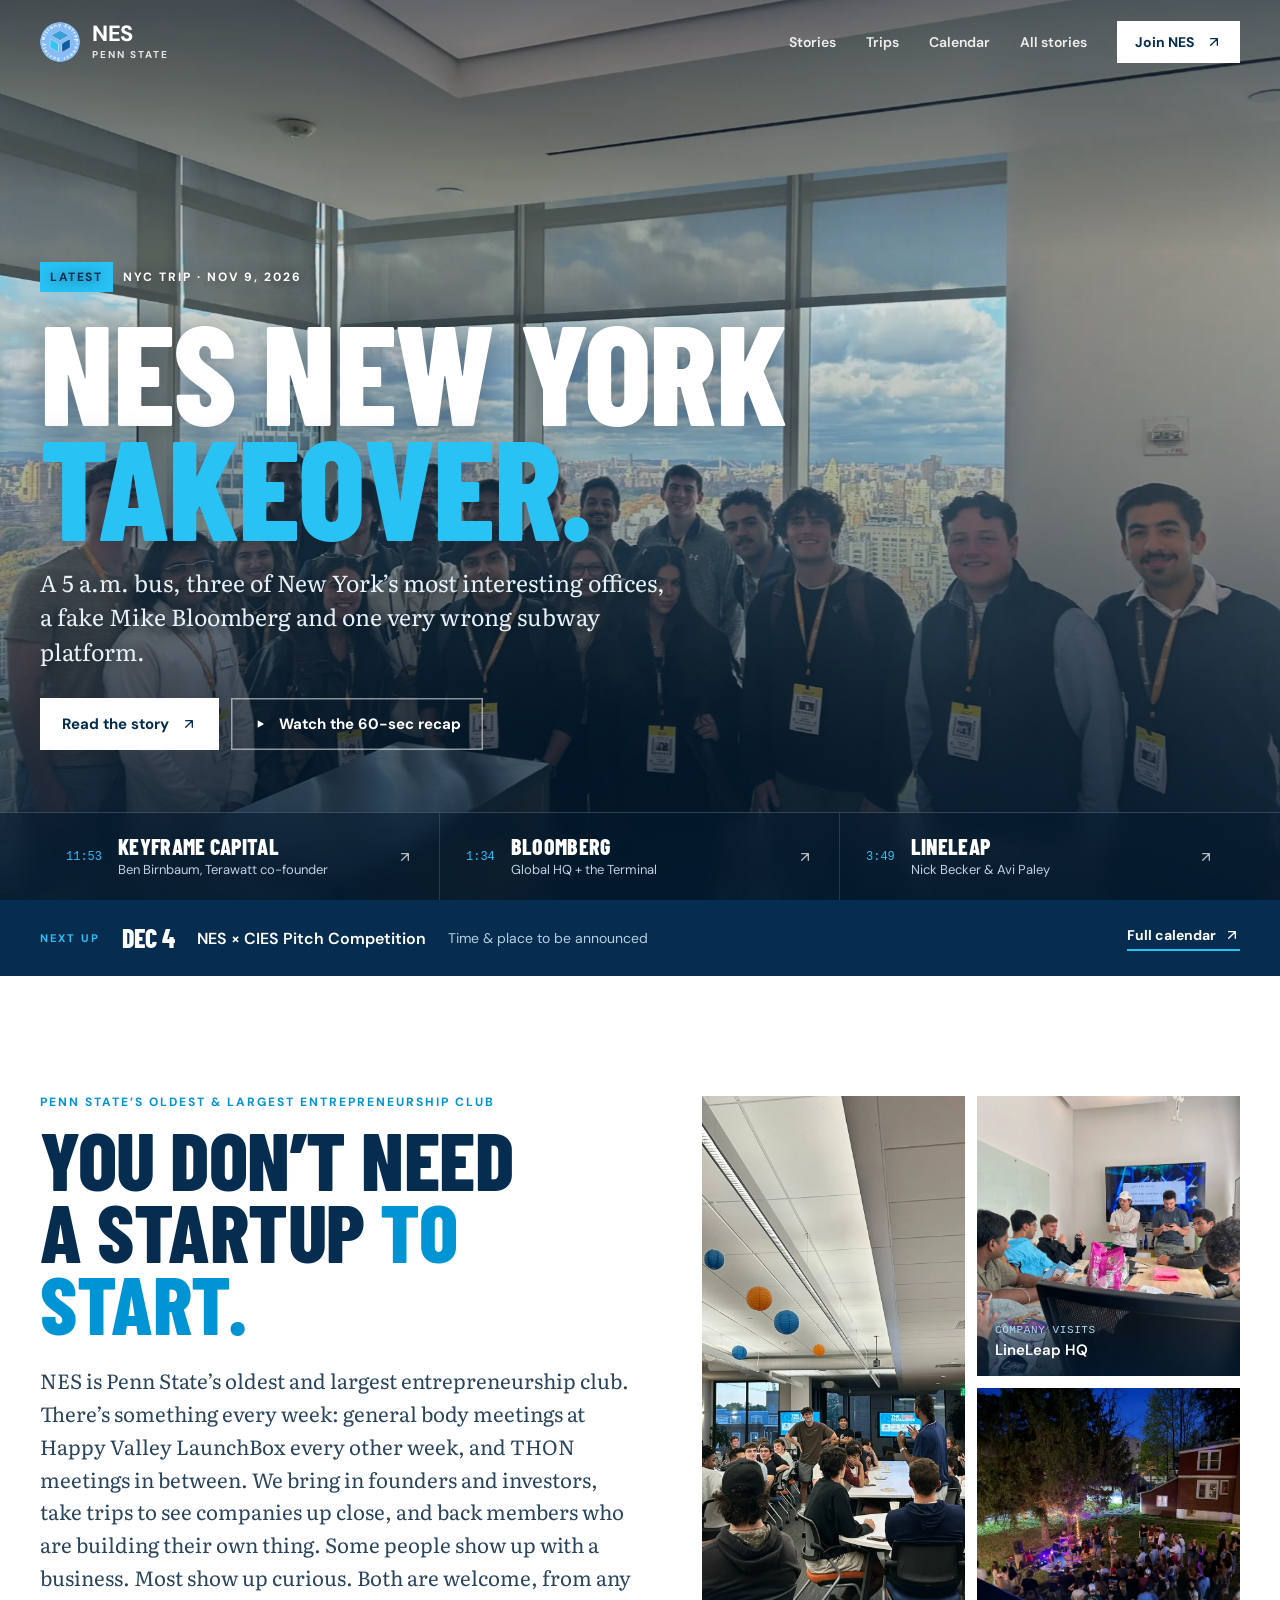
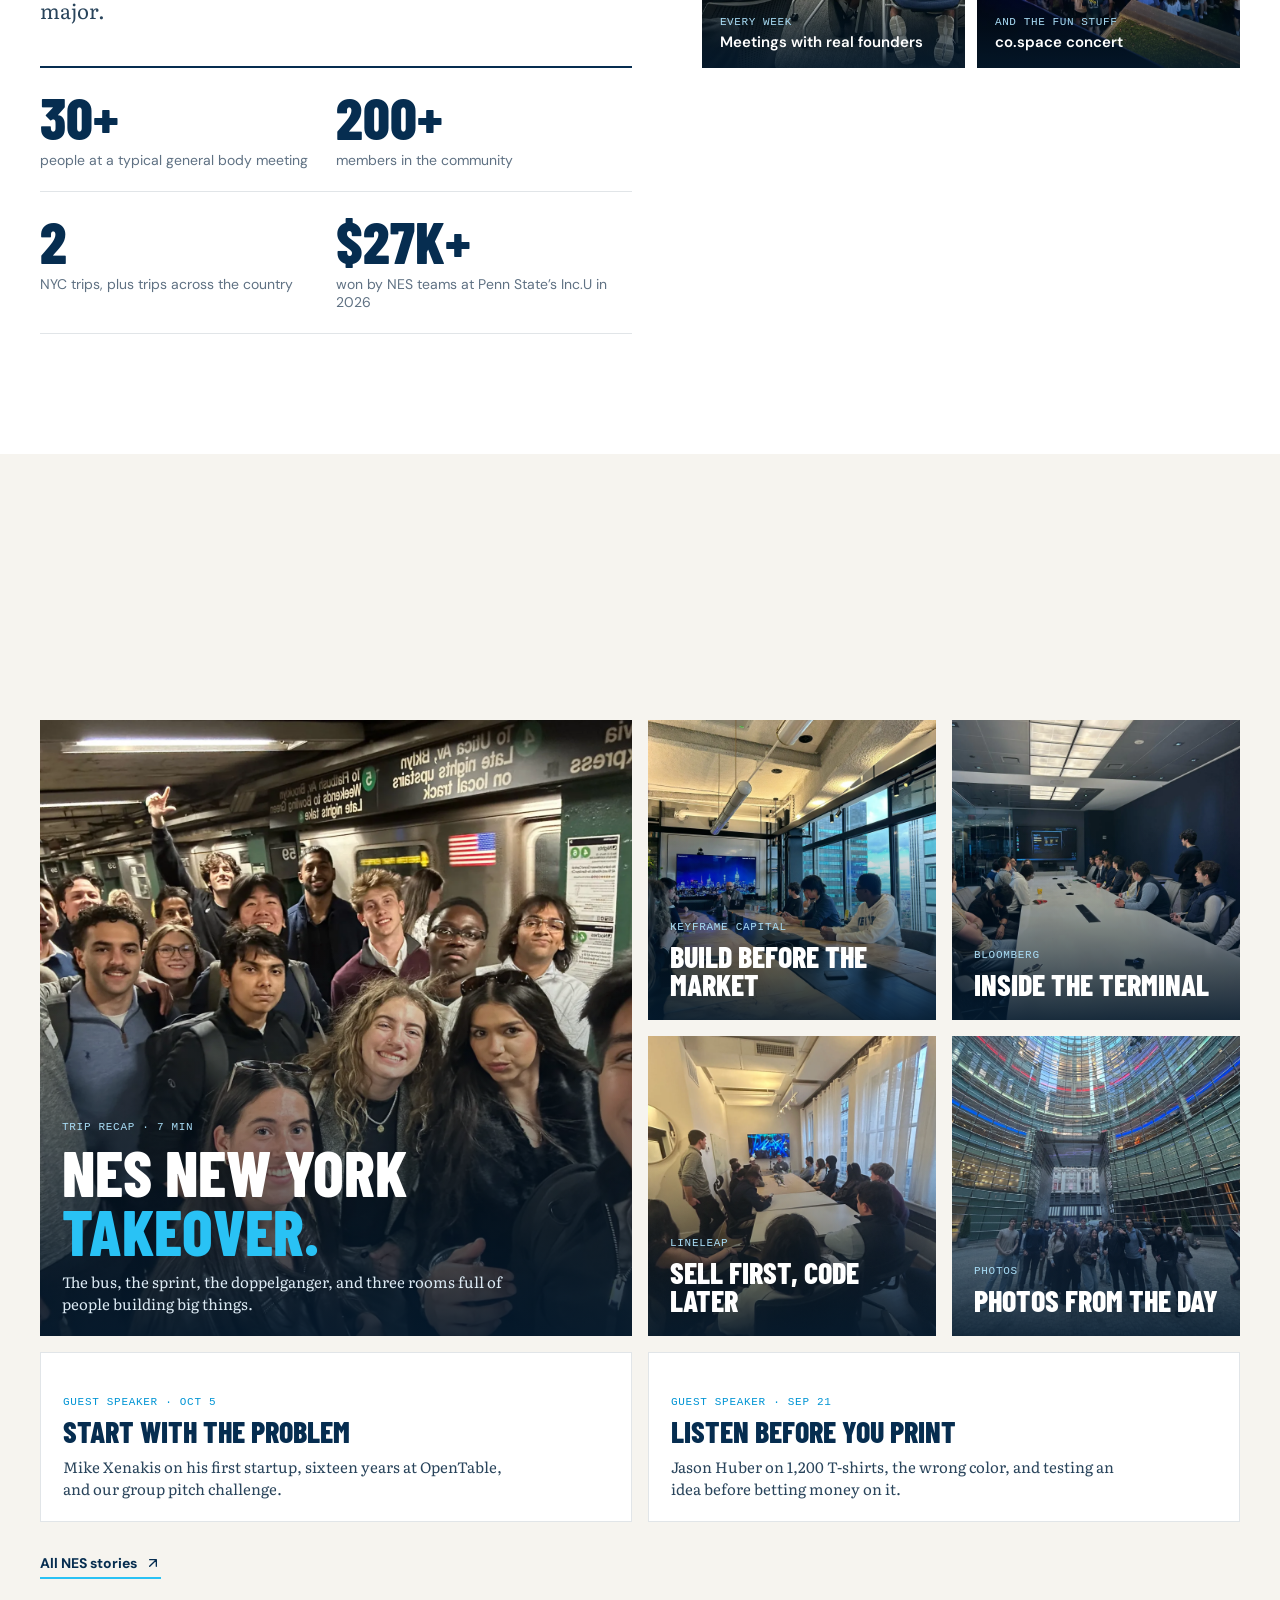
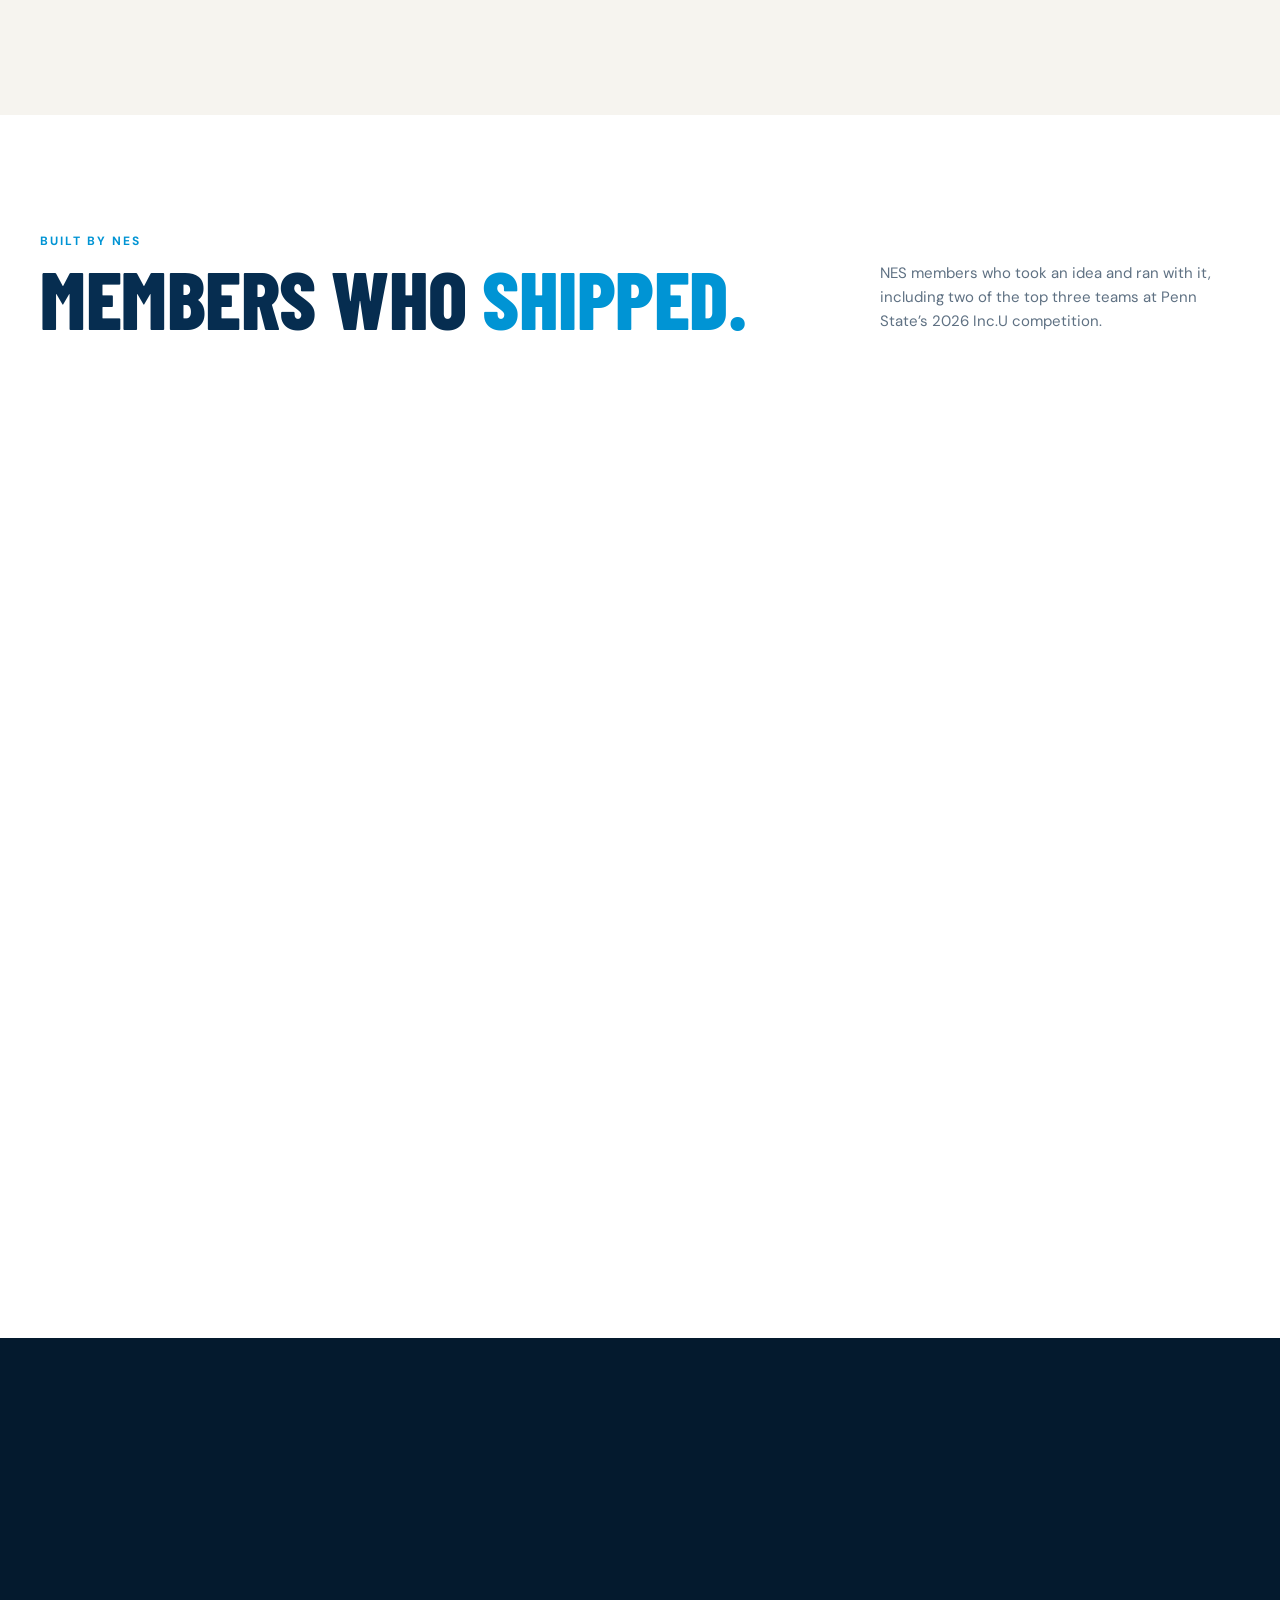
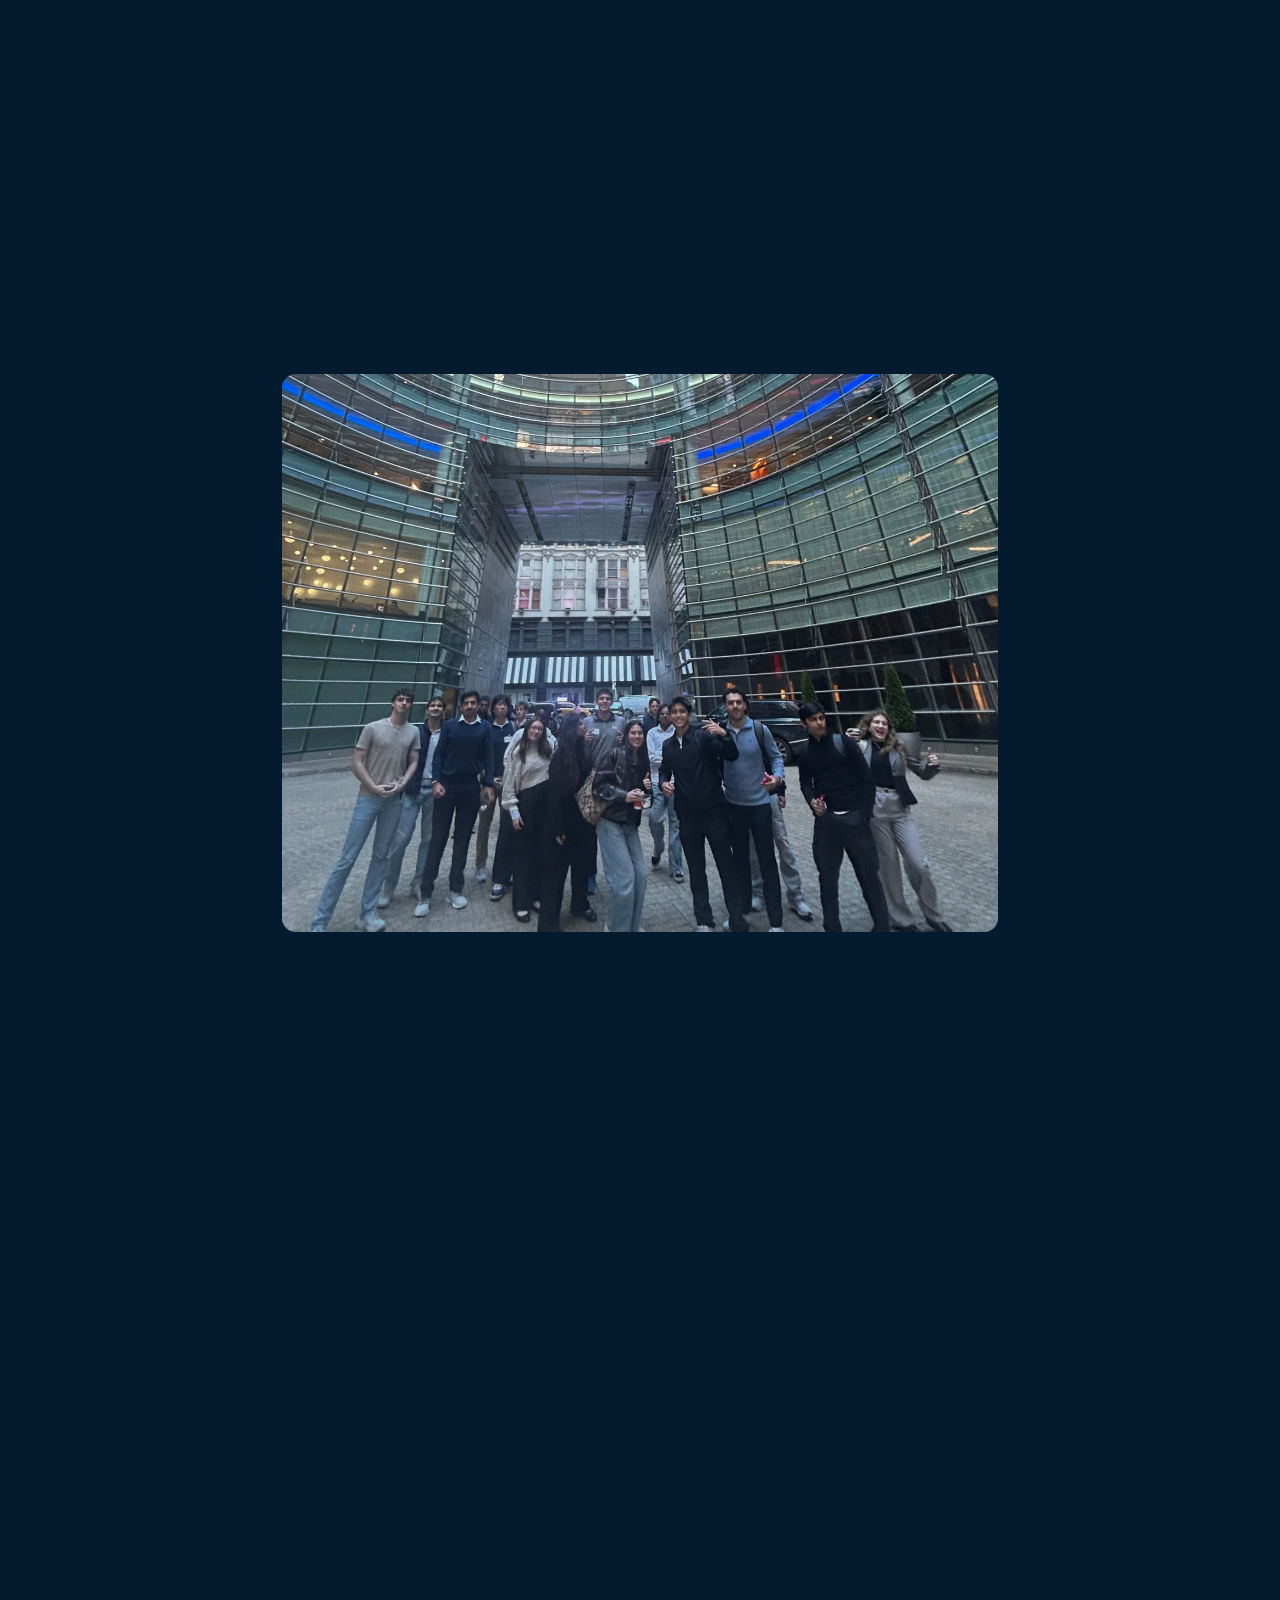
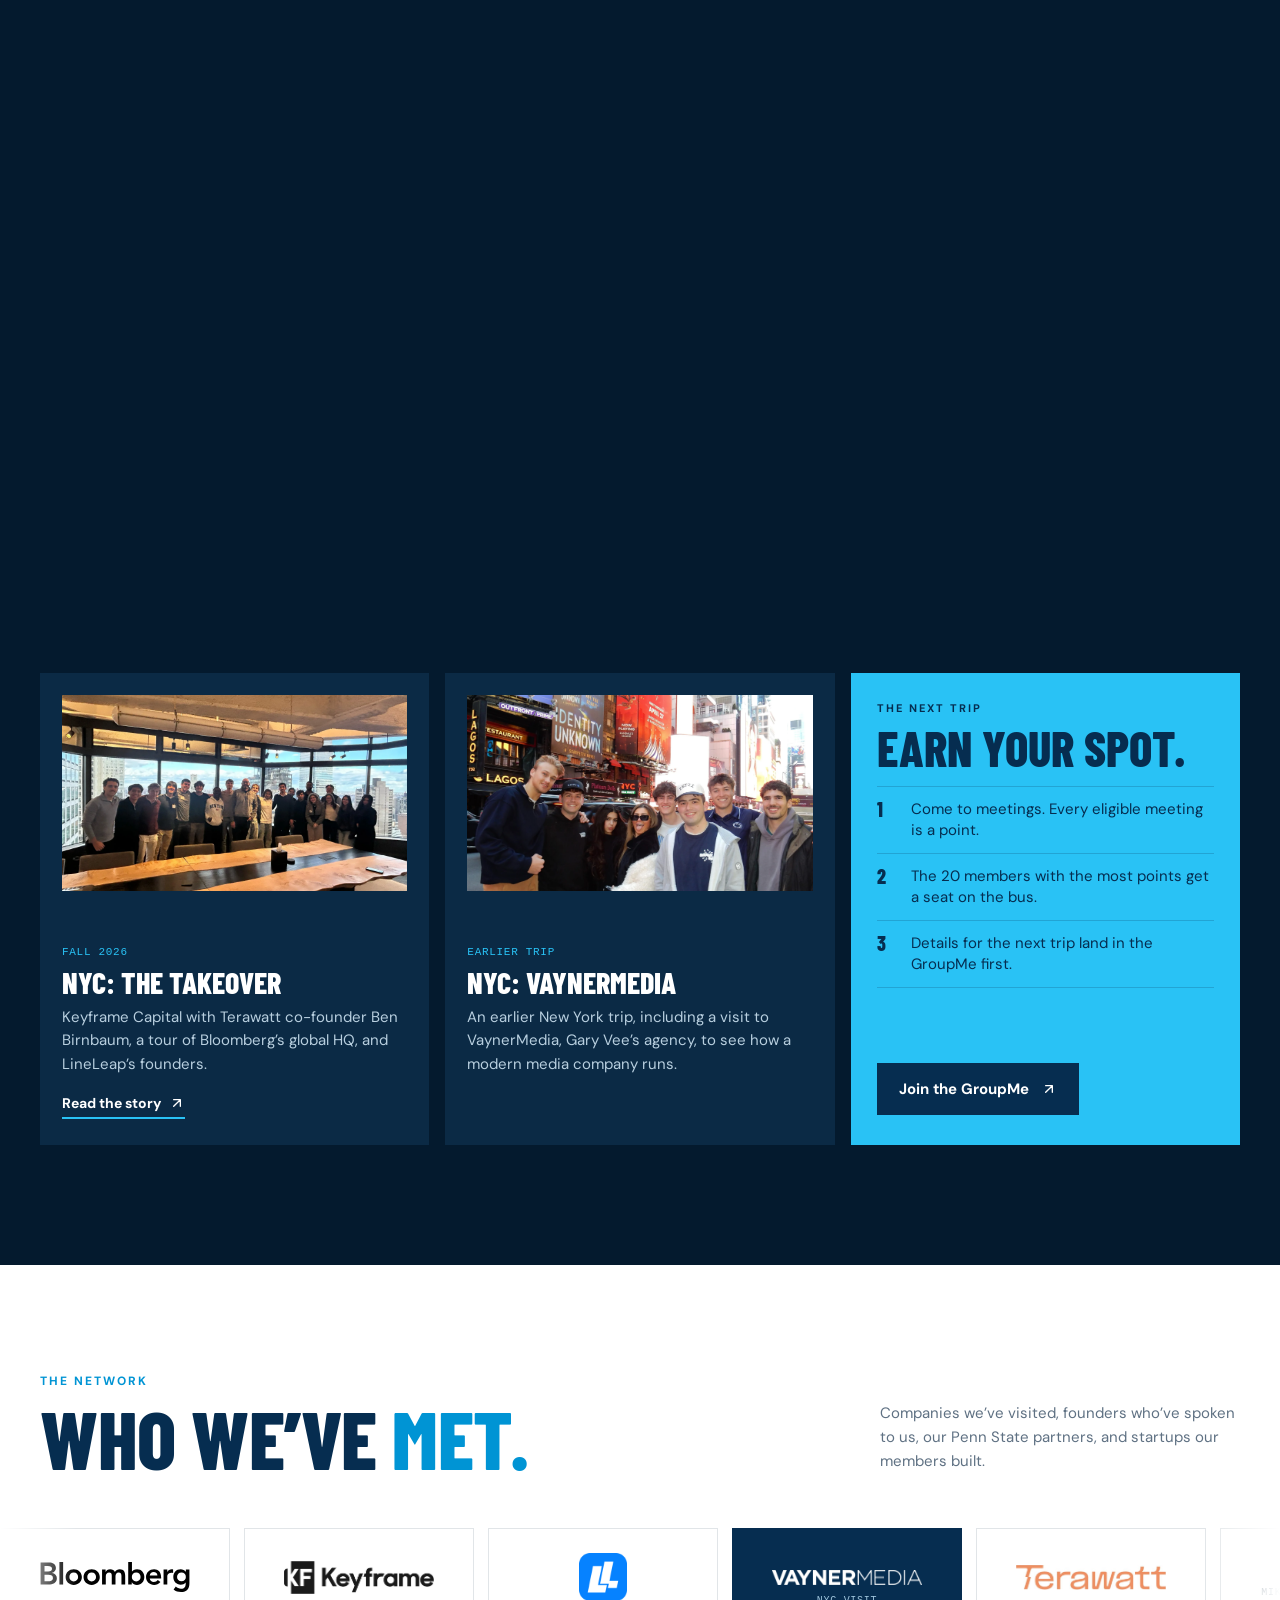
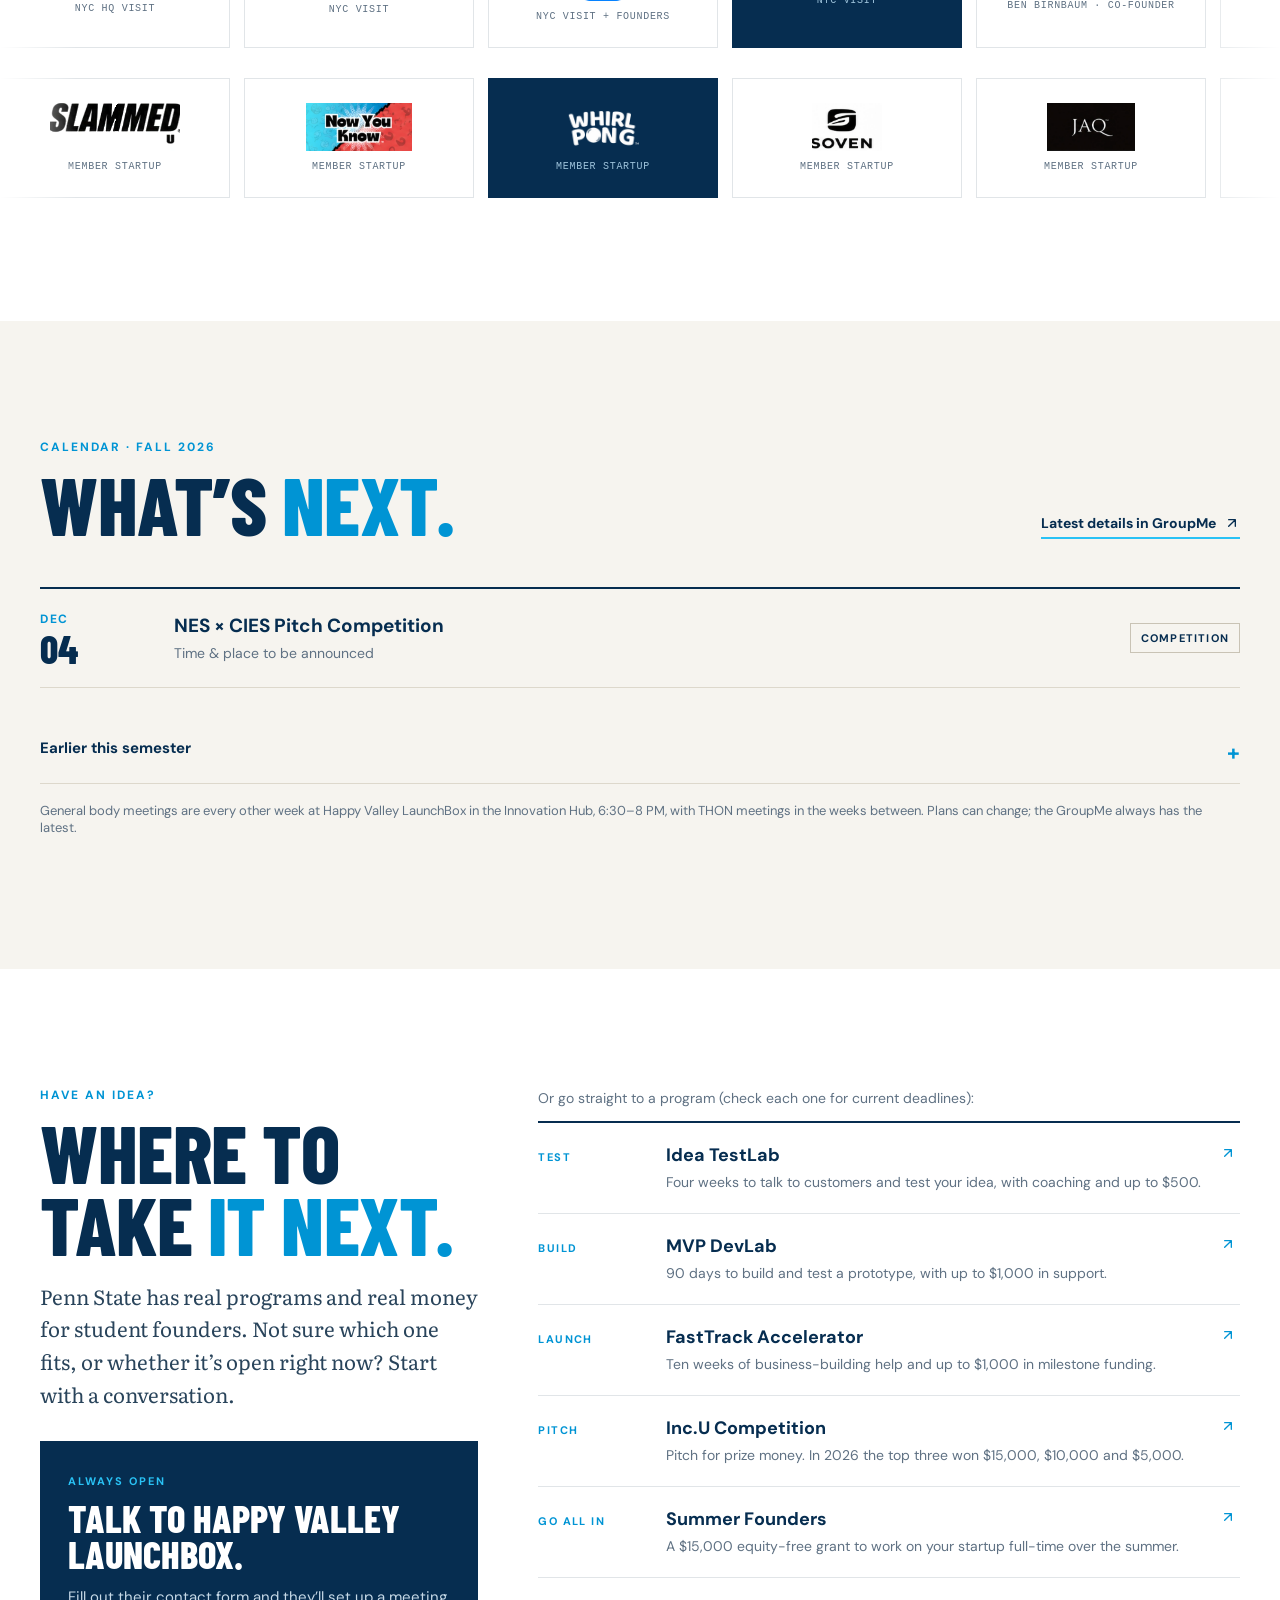
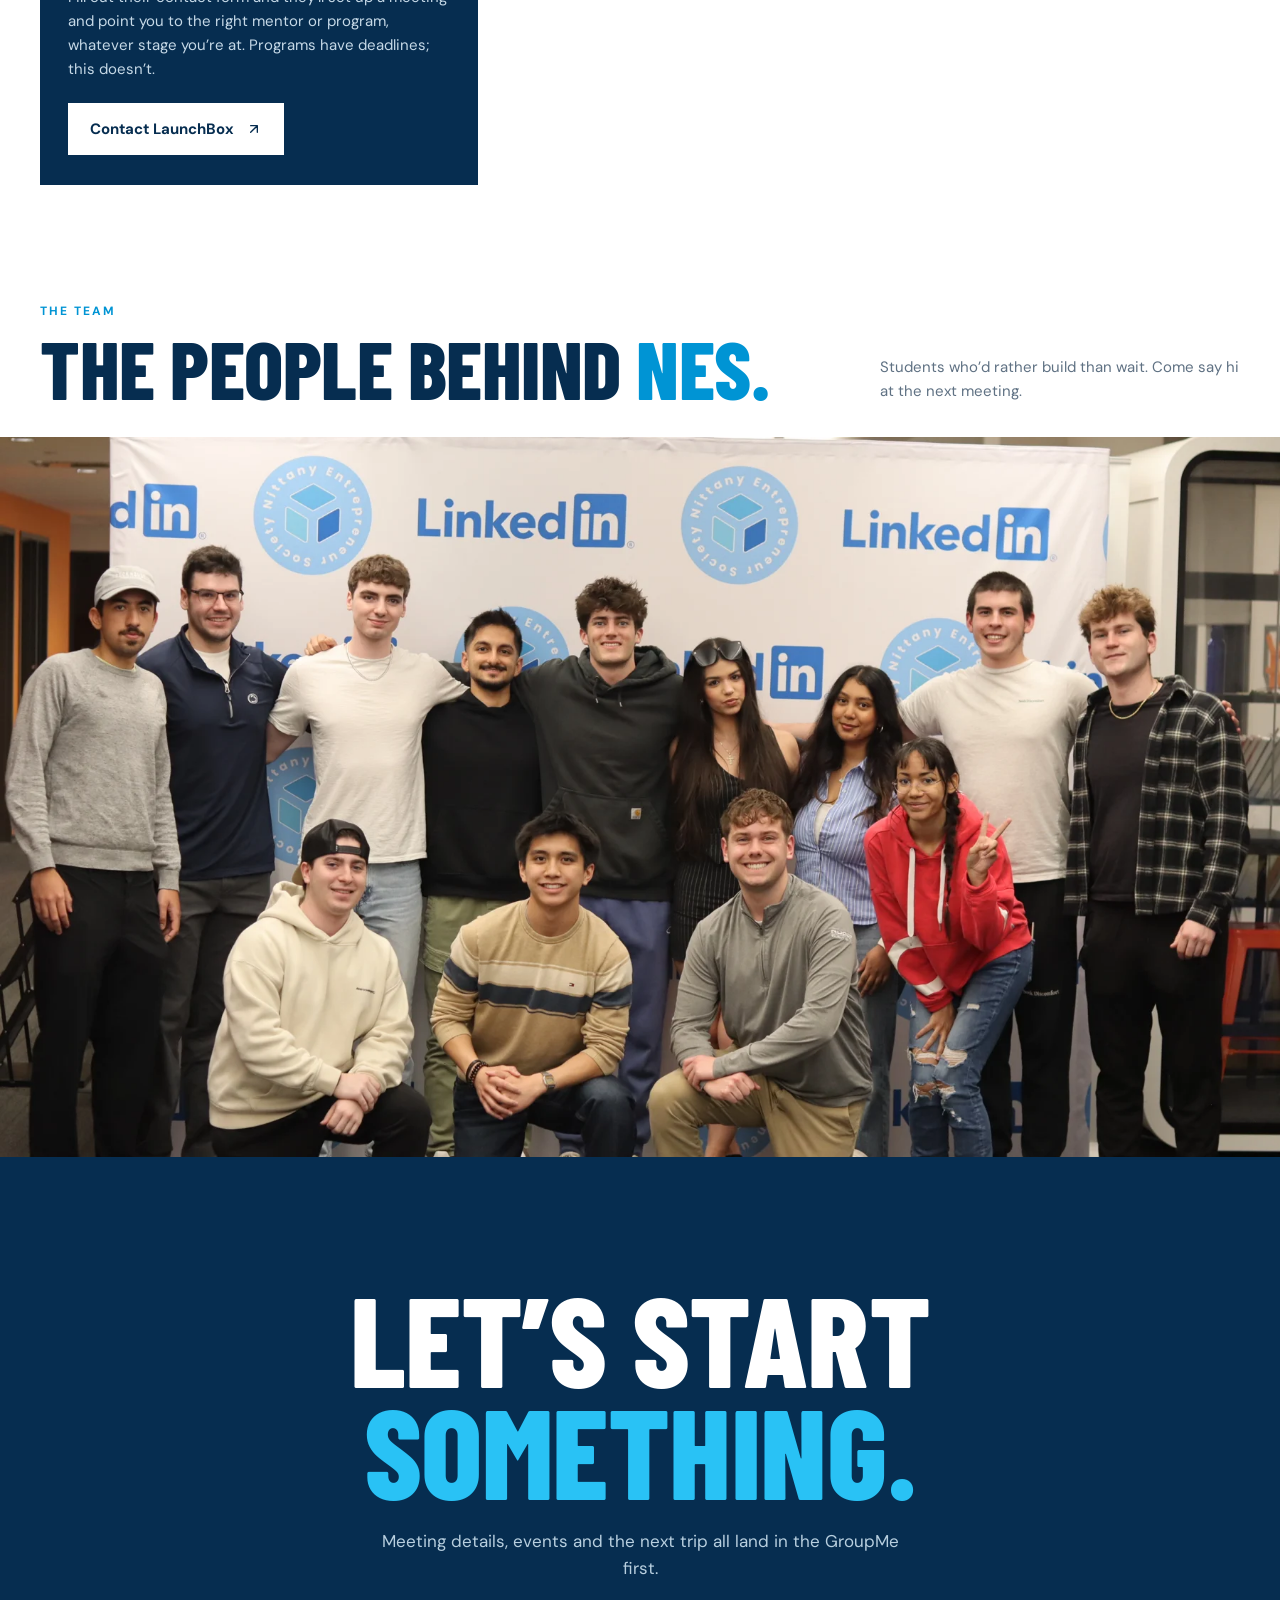
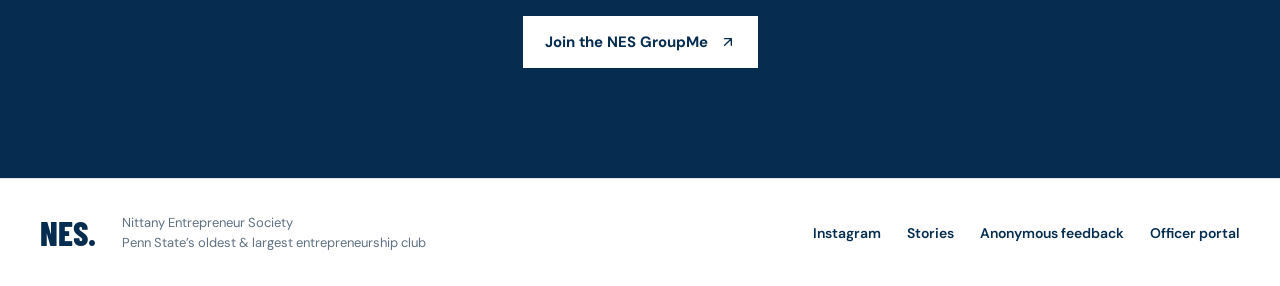
<file: index.html>
<!doctype html>
<html lang="en">
<head>
<meta charset="utf-8"><meta name="viewport" content="width=device-width,initial-scale=1"><meta name="theme-color" content="#062d50">
<title>NES · Nittany Entrepreneur Society at Penn State</title>
<meta name="description" content="Penn State's oldest and largest entrepreneurship club. Weekly meetings, founder talks, trips to New York, and members building their own startups. You don't need a startup to start.">
<meta property="og:type" content="website"><meta property="og:title" content="NES · Nittany Entrepreneur Society at Penn State"><meta property="og:description" content="The NES New York Takeover, founder stories, member startups and what's next."><meta property="og:image" content="https://nespennstate.com/assets/nyc26/bloomberg-central-park.webp">
<link rel="icon" href="assets/logo.png"><link rel="preconnect" href="https://fonts.googleapis.com"><link rel="preconnect" href="https://fonts.gstatic.com" crossorigin>
<link href="https://fonts.googleapis.com/css2?family=Barlow+Condensed:wght@700;800&family=DM+Sans:wght@400;500;600;700&family=Literata:opsz,wght@7..72,400;7..72,500&display=swap" rel="stylesheet">
<link rel="stylesheet" href="home.css?v=3"><script src="home.js?v=2" defer></script>
</head>
<body>
<a class="skip" href="#main">Skip to content</a>
<header class="site-nav" id="site-nav"><div class="wrap">
  <a class="brand" href="#top" aria-label="NES home"><img src="assets/logo.png" alt="" width="40" height="40"><span>NES<small>PENN STATE</small></span></a>
  <button class="menu-btn" id="menu-btn" type="button" aria-expanded="false" aria-controls="site-links">Menu</button>
  <nav id="site-links" aria-label="Main navigation"><a href="#stories">Stories</a><a href="#trips">Trips</a><a href="#calendar">Calendar</a><a href="notes/">All stories</a><a class="btn" href="https://groupme.com/join_group/85302502/joHVKt0b" target="_blank" rel="noopener noreferrer">Join NES <svg viewBox="0 0 24 24" fill="none" stroke="currentColor" stroke-width="2" stroke-linecap="round" stroke-linejoin="round" aria-hidden="true" focusable="false"><path d="M7 17 17 7M7 7h10v10"/></svg></a></nav>
</div></header>

<main id="main">
<section class="hero" id="top" aria-labelledby="hero-title">
  <div class="hero-media"><img src="assets/nyc26/bloomberg-central-park.webp" alt="About twenty NES members with Bloomberg visitor badges, standing in front of windows overlooking Central Park" fetchpriority="high"></div>
  <div class="hero-copy"><div class="wrap">
    <div class="hero-tag"><b>Latest</b>NYC trip · Nov 9, 2026</div>
    <h1 id="hero-title">NES New York<br><em>Takeover.</em></h1>
    <p>A 5 a.m. bus, three of New York’s most interesting offices, a fake Mike Bloomberg and one very wrong subway platform.</p>
    <div class="hero-actions"><a class="btn light" href="notes/nyc-trip-2026-11-09/">Read the story <svg viewBox="0 0 24 24" fill="none" stroke="currentColor" stroke-width="2" stroke-linecap="round" stroke-linejoin="round" aria-hidden="true" focusable="false"><path d="M7 17 17 7M7 7h10v10"/></svg></a><button class="btn ghost" type="button" data-recap><svg viewBox="0 0 24 24" fill="currentColor" aria-hidden="true" focusable="false"><path d="M8 5.5v13l11-6.5z"/></svg>Watch the 60-sec recap</button></div>
  </div></div>
  <nav class="hero-stops" aria-label="The three stops"><ol class="wrap">
    <li><a href="notes/ben-birnbaum-2026-11-09/"><time>11:53</time><span><b>Keyframe Capital</b><span>Ben Birnbaum, Terawatt co-founder</span></span><svg viewBox="0 0 24 24" fill="none" stroke="currentColor" stroke-width="2" stroke-linecap="round" stroke-linejoin="round" aria-hidden="true" focusable="false"><path d="M7 17 17 7M7 7h10v10"/></svg></a></li>
    <li><a href="notes/bloomberg-2026-11-09/"><time>1:34</time><span><b>Bloomberg</b><span>Global HQ + the Terminal</span></span><svg viewBox="0 0 24 24" fill="none" stroke="currentColor" stroke-width="2" stroke-linecap="round" stroke-linejoin="round" aria-hidden="true" focusable="false"><path d="M7 17 17 7M7 7h10v10"/></svg></a></li>
    <li><a href="notes/lineleap-2026-11-09/"><time>3:49</time><span><b>LineLeap</b><span>Nick Becker &amp; Avi Paley</span></span><svg viewBox="0 0 24 24" fill="none" stroke="currentColor" stroke-width="2" stroke-linecap="round" stroke-linejoin="round" aria-hidden="true" focusable="false"><path d="M7 17 17 7M7 7h10v10"/></svg></a></li>
  </ol></nav>
</section>

<section class="nextup" id="nextup" aria-label="Next event"><div class="wrap">
  <span class="label">Next up</span><span class="date">Nov 16</span><span class="title">From NASA to startup founder: Jason</span><span class="meta">Happy Valley LaunchBox · 6:30–8 PM</span>
  <a class="arrow" href="#calendar">Full calendar <svg viewBox="0 0 24 24" fill="none" stroke="currentColor" stroke-width="2" stroke-linecap="round" stroke-linejoin="round" aria-hidden="true" focusable="false"><path d="M7 17 17 7M7 7h10v10"/></svg></a>
</div></section>

<section class="section" id="about" aria-labelledby="about-title"><div class="wrap about-grid">
  <div class="rv">
    <div class="kicker">Penn State’s oldest &amp; largest entrepreneurship club</div>
    <h2 class="h-display" id="about-title">You don’t need<br>a startup <em>to start.</em></h2>
    <p class="lead">NES is Penn State’s oldest and largest entrepreneurship club. There’s something every week: general body meetings at Happy Valley LaunchBox every other week, and THON meetings in between. We bring in founders and investors, take trips to see companies up close, and back members who are building their own thing. Some people show up with a business. Most show up curious. Both are welcome, from any major.</p>
    <ul class="stats rv-stagger" role="list">
      <li><strong data-count="30" data-suffix="+">30+</strong><span>people at a typical general body meeting</span></li>
      <li><strong data-count="200" data-suffix="+">200+</strong><span>members in the community</span></li>
      <li><strong data-count="2">2</strong><span>NYC trips, plus trips across the country</span></li>
      <li><strong>$27K+</strong><span>won by NES teams at Penn State’s Inc.U in 2026</span></li>
    </ul>
  </div>
  <div class="moments rv-stagger">
    <figure><img src="assets/kickoff.webp" alt="Students talking at the NES kickoff meeting" loading="lazy"><figcaption><small>Every week</small>Meetings with real founders</figcaption></figure>
    <figure><img src="assets/lineleap.webp" alt="NES members with founders at LineLeap headquarters" loading="lazy"><figcaption><small>Company visits</small>LineLeap HQ</figcaption></figure>
    <figure><img src="assets/concert.webp" alt="A crowd at the co.space outdoor concert" loading="lazy"><figcaption><small>And the fun stuff</small>co.space concert</figcaption></figure>
  </div>
</div></section>

<section class="section stories" id="stories" aria-labelledby="stories-title"><div class="wrap">
  <div class="section-head rv"><div><div class="kicker">Speakers &amp; trips</div><h2 class="h-display" id="stories-title">NES <em>Stories.</em></h2></div><p>Recaps of the founders we host and the places we go. Start with New York.</p></div>
  <div class="story-grid rv-stagger">
    <a class="s-card big" href="notes/nyc-trip-2026-11-09/"><img src="assets/nyc26/subway.webp" alt="" loading="lazy"><div><small>Trip recap · 7 min</small><h3>NES New York<br><em>Takeover.</em></h3><p>The bus, the sprint, the doppelganger, and three rooms full of people building big things.</p></div></a>
    <a class="s-card" href="notes/ben-birnbaum-2026-11-09/"><img src="assets/nyc26/keyframe-talk.webp" alt="" loading="lazy"><div><small>Keyframe Capital</small><h3>Build before the market</h3></div></a>
    <a class="s-card" href="notes/bloomberg-2026-11-09/"><img src="assets/nyc26/bloomberg-terminal.webp" alt="" loading="lazy"><div><small>Bloomberg</small><h3>Inside the Terminal</h3></div></a>
    <a class="s-card" href="notes/lineleap-2026-11-09/"><img src="assets/nyc26/lineleap-room.webp" alt="" loading="lazy"><div><small>LineLeap</small><h3>Sell first, code later</h3></div></a>
    <a class="s-card" href="notes/nyc-trip-2026-11-09/"><img src="assets/nyc26/bloomberg-courtyard.webp" alt="" loading="lazy" style="object-position:center 70%"><div><small>Photos</small><h3>Photos from the day</h3></div></a>
    <a class="s-card text" href="notes/mike-xenakis-2026-10-05/"><div><small>Guest speaker · Oct 5</small><h3>Start with the problem</h3><p>Mike Xenakis on his first startup, sixteen years at OpenTable, and our group pitch challenge.</p></div></a>
    <a class="s-card text" href="notes/jason-huber-2026-09-21/"><div><small>Guest speaker · Sep 21</small><h3>Listen before you print</h3><p>Jason Huber on 1,200 T-shirts, the wrong color, and testing an idea before betting money on it.</p></div></a>
  </div>
  <p class="more rv"><a class="arrow" href="notes/">All NES stories <svg viewBox="0 0 24 24" fill="none" stroke="currentColor" stroke-width="2" stroke-linecap="round" stroke-linejoin="round" aria-hidden="true" focusable="false"><path d="M7 17 17 7M7 7h10v10"/></svg></a></p>
</div></section>

<section class="section" id="builders" aria-labelledby="builders-title"><div class="wrap">
  <div class="section-head rv"><div><div class="kicker">Built by NES</div><h2 class="h-display" id="builders-title">Members who <em>shipped.</em></h2></div><p>NES members who took an idea and ran with it, including two of the top three teams at Penn State’s 2026 Inc.U competition.</p></div>
  <div class="startups rv-stagger">
    <article class="startup lead-card"><span class="badge">Inc.U 2026 · 1st place · $15,000</span><h3>SlammedU</h3><p class="who">Niklas Restrepo</p><p>Verified, school-specific communities that help incoming students find their people before they get to campus. Niklas competed once without winning, came back, and took first.</p></article>
    <article class="startup"><span class="badge">Inc.U 2026 · 2nd place + People’s Choice</span><h3>Now You Know</h3><p class="who">Joseph Laezza &amp; Charlie Jacobs</p><p>A card game where you guess how your friends think, then reveal the answers. $10,000 for second, plus a $2,500 People’s Choice Award.</p></article>
    <article class="startup"><span class="badge">Inc.U 2026</span><h3>Whirl Pong</h3><p class="who">Dillon Fink</p><p>A rotating, rechargeable cup-pong system that puts a spin on a familiar game.</p></article>
    <article class="startup"><span class="badge">Inc.U 2026</span><h3>Surge</h3><p class="who">Lance Streuber &amp; Ishaan Narang</p><p>AI that builds and maintains modern websites for businesses.</p></article>
    <article class="startup"><span class="badge">Inc.U 2026</span><h3>Vayla</h3><p class="who">Maya Anderson &amp; Riley Maynard</p><p>Durable, biodegradable hair accessories designed for everyday use.</p></article>
    <a class="startup" href="https://groupme.com/join_group/85302502/joHVKt0b" target="_blank" rel="noopener noreferrer"><span class="badge">Your turn</span><h3>Building something?</h3><p>Tell us in the GroupMe. We’ll help you find a mentor, a program, or a co-founder, and maybe feature you here.</p></a>
  </div>
  <div class="pitch">
    <div class="rv"><div class="kicker">NES × CIES pitch competition</div><h3>From the room to the stage.</h3><p>Student businesses pitching for real prize money. Last time’s winners:</p></div>
    <div class="winners rv-stagger">
      <figure><div class="ph"><img src="assets/soven.webp" alt="Soven receiving the first-place check" loading="lazy"></div><figcaption><span><b>Soven</b><small>Sauna socks · 1st</small></span><strong>$2,500</strong></figcaption></figure>
      <figure><div class="ph"><img src="assets/jaq.webp" alt="JAQ receiving the second-place prize" loading="lazy"></div><figcaption><span><b>JAQ</b><small>Sofia Colonero · 2nd</small></span><strong>$1,500</strong></figcaption></figure>
      <figure><div class="ph"><img src="assets/forged-fuel.webp" alt="Forged Fuel Supplements receiving the third-place prize" loading="lazy"></div><figcaption><span><b>Forged Fuel</b><small>Supplements · 3rd</small></span><strong>$1,000</strong></figcaption></figure>
    </div>
  </div>
</div></section>

<section class="trips" id="trips" aria-labelledby="trips-title">
  <div class="wrap trips-intro rv"><div class="kicker">Trips</div><h2 class="h-display" id="trips-title">We go see it<br><em>in person.</em></h2><p>NES takes members out of Happy Valley to meet the people building companies, from the latest trip to New York to earlier trips around the country. Seats on the next one are earned.</p></div>
  <div class="expand"><div class="expand-sticky">
    <div class="expand-frame"><img src="assets/nyc26/bloomberg-courtyard.webp" alt="NES members in the curved glass courtyard of Bloomberg headquarters" loading="lazy" style="object-position:center 72%"></div>
    <div class="expand-copy"><div class="wrap"><small>Fall 2026 · New York City</small><h3>The Takeover.</h3><p>Keyframe Capital, Bloomberg and LineLeap in one day, plus a sprint through Midtown traffic and one very wrong subway platform.</p><a class="btn light" href="notes/nyc-trip-2026-11-09/">Read the story <svg viewBox="0 0 24 24" fill="none" stroke="currentColor" stroke-width="2" stroke-linecap="round" stroke-linejoin="round" aria-hidden="true" focusable="false"><path d="M7 17 17 7M7 7h10v10"/></svg></a></div></div>
  </div></div>
  <div class="wrap trip-row rv-stagger">
    <a class="trip-card" href="notes/nyc-trip-2026-11-09/"><div class="ph"><img src="assets/nyc26/keyframe-group.webp" alt="NES members with Ben Birnbaum at Keyframe Capital" loading="lazy"></div><div><small>Fall 2026</small><h3>NYC: The Takeover</h3><p>Keyframe Capital with Terawatt co-founder Ben Birnbaum, a tour of Bloomberg’s global HQ, and LineLeap’s founders.</p><span class="arrow">Read the story <svg viewBox="0 0 24 24" fill="none" stroke="currentColor" stroke-width="2" stroke-linecap="round" stroke-linejoin="round" aria-hidden="true" focusable="false"><path d="M7 17 17 7M7 7h10v10"/></svg></span></div></a>
    <div class="trip-card"><div class="ph"><img src="assets/nyc.webp" alt="NES members together in Times Square on an earlier trip" loading="lazy"></div><div><small>Earlier trip</small><h3>NYC: VaynerMedia</h3><p>An earlier New York trip, including a visit to VaynerMedia, Gary Vee’s agency, to see how a modern media company runs.</p></div></div>
    <div class="earn"><small>The next trip</small><h3>Earn your spot.</h3><ol><li><b>1</b>Come to meetings. Every eligible meeting is a point.</li><li><b>2</b>The 20 members with the most points get a seat on the bus.</li><li><b>3</b>Details for the next trip land in the GroupMe first.</li></ol><a class="btn" href="https://groupme.com/join_group/85302502/joHVKt0b" target="_blank" rel="noopener noreferrer">Join the GroupMe <svg viewBox="0 0 24 24" fill="none" stroke="currentColor" stroke-width="2" stroke-linecap="round" stroke-linejoin="round" aria-hidden="true" focusable="false"><path d="M7 17 17 7M7 7h10v10"/></svg></a></div>
  </div>
</section>

<section class="network" id="network" aria-labelledby="network-title">
  <div class="wrap section-head rv"><div><div class="kicker">The network</div><h2 class="h-display" id="network-title">Who we’ve <em>met.</em></h2></div><p>Companies we’ve visited, founders who’ve spoken to us, our Penn State partners, and startups our members built.</p></div>
  <div class="marquee-wrap"><ul class="marquee" role="list"><li class="logo-tile"><img src="assets/logos/bloomberg.svg" alt="Bloomberg" loading="lazy"><small>NYC HQ visit</small></li><li class="logo-tile"><img src="assets/logos/keyframe.webp" alt="Keyframe Capital" loading="lazy"><small>NYC visit</small></li><li class="logo-tile"><img src="assets/logos/lineleap.png" alt="LineLeap" loading="lazy"><small>NYC visit + founders</small></li><li class="logo-tile dark"><img src="assets/logos/vaynermedia.svg" alt="VaynerMedia" loading="lazy"><small>NYC visit</small></li><li class="logo-tile"><img src="assets/logos/terawatt.webp" alt="Terawatt" loading="lazy"><small>Ben Birnbaum · co-founder</small></li><li class="logo-tile"><img src="assets/logos/opentable.webp" alt="OpenTable" loading="lazy"><small>Mike Xenakis · speaker</small></li><li class="logo-tile dark"><img src="assets/logos/videon.webp" alt="Videon" loading="lazy"><small>Todd Erdley · founder</small></li><li class="logo-tile"><img src="assets/logos/certapro.webp" alt="CertaPro Painters" loading="lazy"><small>Partner</small></li><li class="logo-tile"><img src="assets/logos/launchbox.png" alt="Happy Valley LaunchBox" loading="lazy"><small>Penn State partner</small></li><li class="logo-tile"><img src="assets/logos/invent.png" alt="Invent Penn State" loading="lazy"><small>Penn State partner</small></li><li class="logo-tile"><span class="word">CIES</span><small>Pitch competition partner</small></li><li aria-hidden="true" class="logo-tile"><img src="assets/logos/bloomberg.svg" alt="" data-alt="Bloomberg" loading="lazy"><small>NYC HQ visit</small></li><li aria-hidden="true" class="logo-tile"><img src="assets/logos/keyframe.webp" alt="" data-alt="Keyframe Capital" loading="lazy"><small>NYC visit</small></li><li aria-hidden="true" class="logo-tile"><img src="assets/logos/lineleap.png" alt="" data-alt="LineLeap" loading="lazy"><small>NYC visit + founders</small></li><li aria-hidden="true" class="logo-tile dark"><img src="assets/logos/vaynermedia.svg" alt="" data-alt="VaynerMedia" loading="lazy"><small>NYC visit</small></li><li aria-hidden="true" class="logo-tile"><img src="assets/logos/terawatt.webp" alt="" data-alt="Terawatt" loading="lazy"><small>Ben Birnbaum · co-founder</small></li><li aria-hidden="true" class="logo-tile"><img src="assets/logos/opentable.webp" alt="" data-alt="OpenTable" loading="lazy"><small>Mike Xenakis · speaker</small></li><li aria-hidden="true" class="logo-tile dark"><img src="assets/logos/videon.webp" alt="" data-alt="Videon" loading="lazy"><small>Todd Erdley · founder</small></li><li aria-hidden="true" class="logo-tile"><img src="assets/logos/certapro.webp" alt="" data-alt="CertaPro Painters" loading="lazy"><small>Partner</small></li><li aria-hidden="true" class="logo-tile"><img src="assets/logos/launchbox.png" alt="" data-alt="Happy Valley LaunchBox" loading="lazy"><small>Penn State partner</small></li><li aria-hidden="true" class="logo-tile"><img src="assets/logos/invent.png" alt="" data-alt="Invent Penn State" loading="lazy"><small>Penn State partner</small></li><li aria-hidden="true" class="logo-tile"><span class="word">CIES</span><small>Pitch competition partner</small></li></ul></div>
  <div class="marquee-wrap"><ul class="marquee rev" role="list"><li class="logo-tile"><img src="assets/logos/slammedu.webp" alt="SlammedU" loading="lazy"><small>Member startup</small></li><li class="logo-tile"><img src="assets/logos/nowyouknow.webp" alt="Now You Know" loading="lazy"><small>Member startup</small></li><li class="logo-tile dark"><img src="assets/logos/whirlpong.png" alt="Whirl Pong" loading="lazy"><small>Member startup</small></li><li class="logo-tile"><img src="assets/logos/soven.webp" alt="Soven" loading="lazy"><small>Member startup</small></li><li class="logo-tile"><img src="assets/logos/jaq.webp" alt="JAQ" loading="lazy"><small>Member startup</small></li><li class="logo-tile"><span class="word">Surge</span><small>Member startup</small></li><li class="logo-tile"><img src="assets/logos/vayla.webp" alt="Vayla" loading="lazy"><small>Member startup</small></li><li class="logo-tile"><span class="word">Forged Fuel</span><small>Member startup</small></li><li aria-hidden="true" class="logo-tile"><img src="assets/logos/slammedu.webp" alt="" data-alt="SlammedU" loading="lazy"><small>Member startup</small></li><li aria-hidden="true" class="logo-tile"><img src="assets/logos/nowyouknow.webp" alt="" data-alt="Now You Know" loading="lazy"><small>Member startup</small></li><li aria-hidden="true" class="logo-tile dark"><img src="assets/logos/whirlpong.png" alt="" data-alt="Whirl Pong" loading="lazy"><small>Member startup</small></li><li aria-hidden="true" class="logo-tile"><img src="assets/logos/soven.webp" alt="" data-alt="Soven" loading="lazy"><small>Member startup</small></li><li aria-hidden="true" class="logo-tile"><img src="assets/logos/jaq.webp" alt="" data-alt="JAQ" loading="lazy"><small>Member startup</small></li><li aria-hidden="true" class="logo-tile"><span class="word">Surge</span><small>Member startup</small></li><li aria-hidden="true" class="logo-tile"><img src="assets/logos/vayla.webp" alt="" data-alt="Vayla" loading="lazy"><small>Member startup</small></li><li aria-hidden="true" class="logo-tile"><span class="word">Forged Fuel</span><small>Member startup</small></li></ul></div>
</section>

<section class="section calendar" id="calendar" aria-labelledby="cal-title"><div class="wrap">
  <div class="section-head rv"><div><div class="kicker">Calendar · Fall 2026</div><h2 class="h-display" id="cal-title">What’s <em>next.</em></h2></div><a class="arrow" href="https://groupme.com/join_group/85302502/joHVKt0b" target="_blank" rel="noopener noreferrer">Latest details in GroupMe <svg viewBox="0 0 24 24" fill="none" stroke="currentColor" stroke-width="2" stroke-linecap="round" stroke-linejoin="round" aria-hidden="true" focusable="false"><path d="M7 17 17 7M7 7h10v10"/></svg></a></div>
  <ol class="events rv" id="events-upcoming"><li class="event" data-date="2026-11-16" data-short="Nov 16"><div class="d"><small>Nov</small>16</div><div><h3>From NASA to startup founder: Jason</h3><p>Happy Valley LaunchBox · 6:30–8 PM</p></div><span class="tag">Speaker</span></li><li class="event" data-date="2026-11-30" data-short="Nov 30"><div class="d"><small>Nov</small>30</div><div><h3>NES × Women in Business: Sofia Colonero, founder of JAQ</h3><p>Innovation Hub (room TBA) · 6:30–8 PM · She blew past her Kickstarter goal, raising $100K+</p></div><span class="tag">Speaker</span></li><li class="event" data-date="2026-12-04" data-short="Dec 4"><div class="d"><small>Dec</small>04</div><div><h3>NES × CIES Pitch Competition</h3><p>Time &amp; place to be announced</p></div><span class="tag">Competition</span></li></ol>
  <details class="past"><summary>Earlier this semester</summary><ol class="events" id="events-past"><li class="event" data-date="2026-11-09" data-short="Nov 9"><div class="d"><small>Nov</small>09</div><div><h3><a href="notes/nyc-trip-2026-11-09/">NYC Startup Trip</a></h3><p>Keyframe Capital, Bloomberg &amp; LineLeap · read the story</p></div></li><li class="event" data-date="2026-11-02" data-short="Nov 2"><div class="d"><small>Nov</small>02</div><div><h3>Starting a company with Todd Erdley</h3><p>Guest speaker · founder of Videon</p></div></li><li class="event" data-date="2026-10-26" data-short="Oct 26"><div class="d"><small>Oct</small>26</div><div><h3>Daniel Haverkos</h3><p>Real estate, personal finance &amp; entrepreneurship</p></div></li><li class="event" data-date="2026-10-23" data-short="Oct 23"><div class="d"><small>Oct</small>23</div><div><h3>NES × CIES Social</h3><p>Community</p></div></li><li class="event" data-date="2026-10-19" data-short="Oct 19"><div class="d"><small>Oct</small>19</div><div><h3>Engineering Entrepreneurship + LaunchBox tour</h3><p>With Ted Graef</p></div></li><li class="event" data-date="2026-10-11" data-short="Oct 11"><div class="d"><small>Oct</small>11</div><div><h3>Creativity &amp; Culture Potluck</h3><p>Community</p></div></li><li class="event" data-date="2026-10-05" data-short="Oct 5"><div class="d"><small>Oct</small>05</div><div><h3><a href="notes/mike-xenakis-2026-10-05/">Mike Xenakis: start with the problem</a></h3><p>Guest speaker · read the story</p></div></li><li class="event" data-date="2026-09-21" data-short="Sep 21"><div class="d"><small>Sep</small>21</div><div><h3><a href="notes/jason-huber-2026-09-21/">Jason Huber: listen before you print</a></h3><p>Guest speaker · read the story</p></div></li></ol></details>
  <p class="cal-note">General body meetings are every other week at Happy Valley LaunchBox in the Innovation Hub, 6:30–8 PM, with THON meetings in the weeks between. Plans can change; the GroupMe always has the latest.</p>
</div></section>

<section class="section" id="resources" aria-labelledby="res-title"><div class="wrap resources">
  <div class="rv"><div class="kicker">Have an idea?</div><h2 class="h-display" id="res-title">Where to take <em>it next.</em></h2><p class="lead">Penn State has real programs and real money for student founders. Not sure which one fits, or whether it’s open right now? Start with a conversation.</p>
    <div class="talk"><small>Always open</small><h3>Talk to Happy Valley LaunchBox.</h3><p>Fill out their contact form and they’ll set up a meeting and point you to the right mentor or program, whatever stage you’re at. Programs have deadlines; this doesn’t.</p><a class="btn" href="https://happyvalley.launchbox.psu.edu/contact/" target="_blank" rel="noopener noreferrer">Contact LaunchBox <svg viewBox="0 0 24 24" fill="none" stroke="currentColor" stroke-width="2" stroke-linecap="round" stroke-linejoin="round" aria-hidden="true" focusable="false"><path d="M7 17 17 7M7 7h10v10"/></svg></a></div></div>
  <div><p class="res-label">Or go straight to a program (check each one for current deadlines):</p><ul class="res-list rv-stagger">
    <li><a href="https://happyvalley.launchbox.psu.edu/idea-testlab/" target="_blank" rel="noopener noreferrer"><small>Test</small><div><b>Idea TestLab</b><span>Four weeks to talk to customers and test your idea, with coaching and up to $500.</span></div><svg viewBox="0 0 24 24" fill="none" stroke="currentColor" stroke-width="2" stroke-linecap="round" stroke-linejoin="round" aria-hidden="true" focusable="false"><path d="M7 17 17 7M7 7h10v10"/></svg></a></li>
    <li><a href="https://happyvalley.launchbox.psu.edu/mvp-devlab/" target="_blank" rel="noopener noreferrer"><small>Build</small><div><b>MVP DevLab</b><span>90 days to build and test a prototype, with up to $1,000 in support.</span></div><svg viewBox="0 0 24 24" fill="none" stroke="currentColor" stroke-width="2" stroke-linecap="round" stroke-linejoin="round" aria-hidden="true" focusable="false"><path d="M7 17 17 7M7 7h10v10"/></svg></a></li>
    <li><a href="https://happyvalley.launchbox.psu.edu/fasttrackaccelerator/" target="_blank" rel="noopener noreferrer"><small>Launch</small><div><b>FastTrack Accelerator</b><span>Ten weeks of business-building help and up to $1,000 in milestone funding.</span></div><svg viewBox="0 0 24 24" fill="none" stroke="currentColor" stroke-width="2" stroke-linecap="round" stroke-linejoin="round" aria-hidden="true" focusable="false"><path d="M7 17 17 7M7 7h10v10"/></svg></a></li>
    <li><a href="https://invent.psu.edu/programs/inc-u-competition/" target="_blank" rel="noopener noreferrer"><small>Pitch</small><div><b>Inc.U Competition</b><span>Pitch for prize money. In 2026 the top three won $15,000, $10,000 and $5,000.</span></div><svg viewBox="0 0 24 24" fill="none" stroke="currentColor" stroke-width="2" stroke-linecap="round" stroke-linejoin="round" aria-hidden="true" focusable="false"><path d="M7 17 17 7M7 7h10v10"/></svg></a></li>
    <li><a href="https://invent.psu.edu/programs/summer-founders-program/" target="_blank" rel="noopener noreferrer"><small>Go all in</small><div><b>Summer Founders</b><span>A $15,000 equity-free grant to work on your startup full-time over the summer.</span></div><svg viewBox="0 0 24 24" fill="none" stroke="currentColor" stroke-width="2" stroke-linecap="round" stroke-linejoin="round" aria-hidden="true" focusable="false"><path d="M7 17 17 7M7 7h10v10"/></svg></a></li>
  </ul></div>
</div></section>

<section aria-labelledby="team-title">
  <div class="wrap section-head rv" style="margin-bottom:34px"><div><div class="kicker">The team</div><h2 class="h-display" id="team-title">The people behind <em>NES.</em></h2></div><p>Students who’d rather build than wait. Come say hi at the next meeting.</p></div>
  <figure class="team-photo rv" style="margin:0"><img src="assets/exec.webp" alt="The NES executive team in front of an NES and LinkedIn backdrop" loading="lazy"></figure>
</section>

<section class="join-band" id="join" aria-labelledby="join-title"><div class="wrap rv">
  <h2 class="h-display" id="join-title">Let’s start<br><em>something.</em></h2>
  <p>Meeting details, events and the next trip all land in the GroupMe first.</p>
  <a class="btn light" href="https://groupme.com/join_group/85302502/joHVKt0b" target="_blank" rel="noopener noreferrer">Join the NES GroupMe <svg viewBox="0 0 24 24" fill="none" stroke="currentColor" stroke-width="2" stroke-linecap="round" stroke-linejoin="round" aria-hidden="true" focusable="false"><path d="M7 17 17 7M7 7h10v10"/></svg></a>
</div></section>
</main>

<footer><div class="wrap">
  <a class="fb" href="#top">NES.</a><p>Nittany Entrepreneur Society<br>Penn State’s oldest &amp; largest entrepreneurship club</p>
  <a href="https://www.instagram.com/nes_pennstate/" target="_blank" rel="noopener noreferrer">Instagram</a><a href="notes/">Stories</a><a href="/feedback" target="_top">Anonymous feedback</a><a href="/admin" target="_top">Officer portal</a>
</div></footer>
<dialog class="recap-dlg" id="recap" aria-label="NES New York Takeover, 60-second recap">
  <button class="recap-x" type="button" aria-label="Close video">Close</button>
  <video src="assets/nyc26/recap.mp4" poster="assets/nyc26/recap-poster.webp" controls playsinline preload="none"></video>
</dialog>
</body></html>
</file>
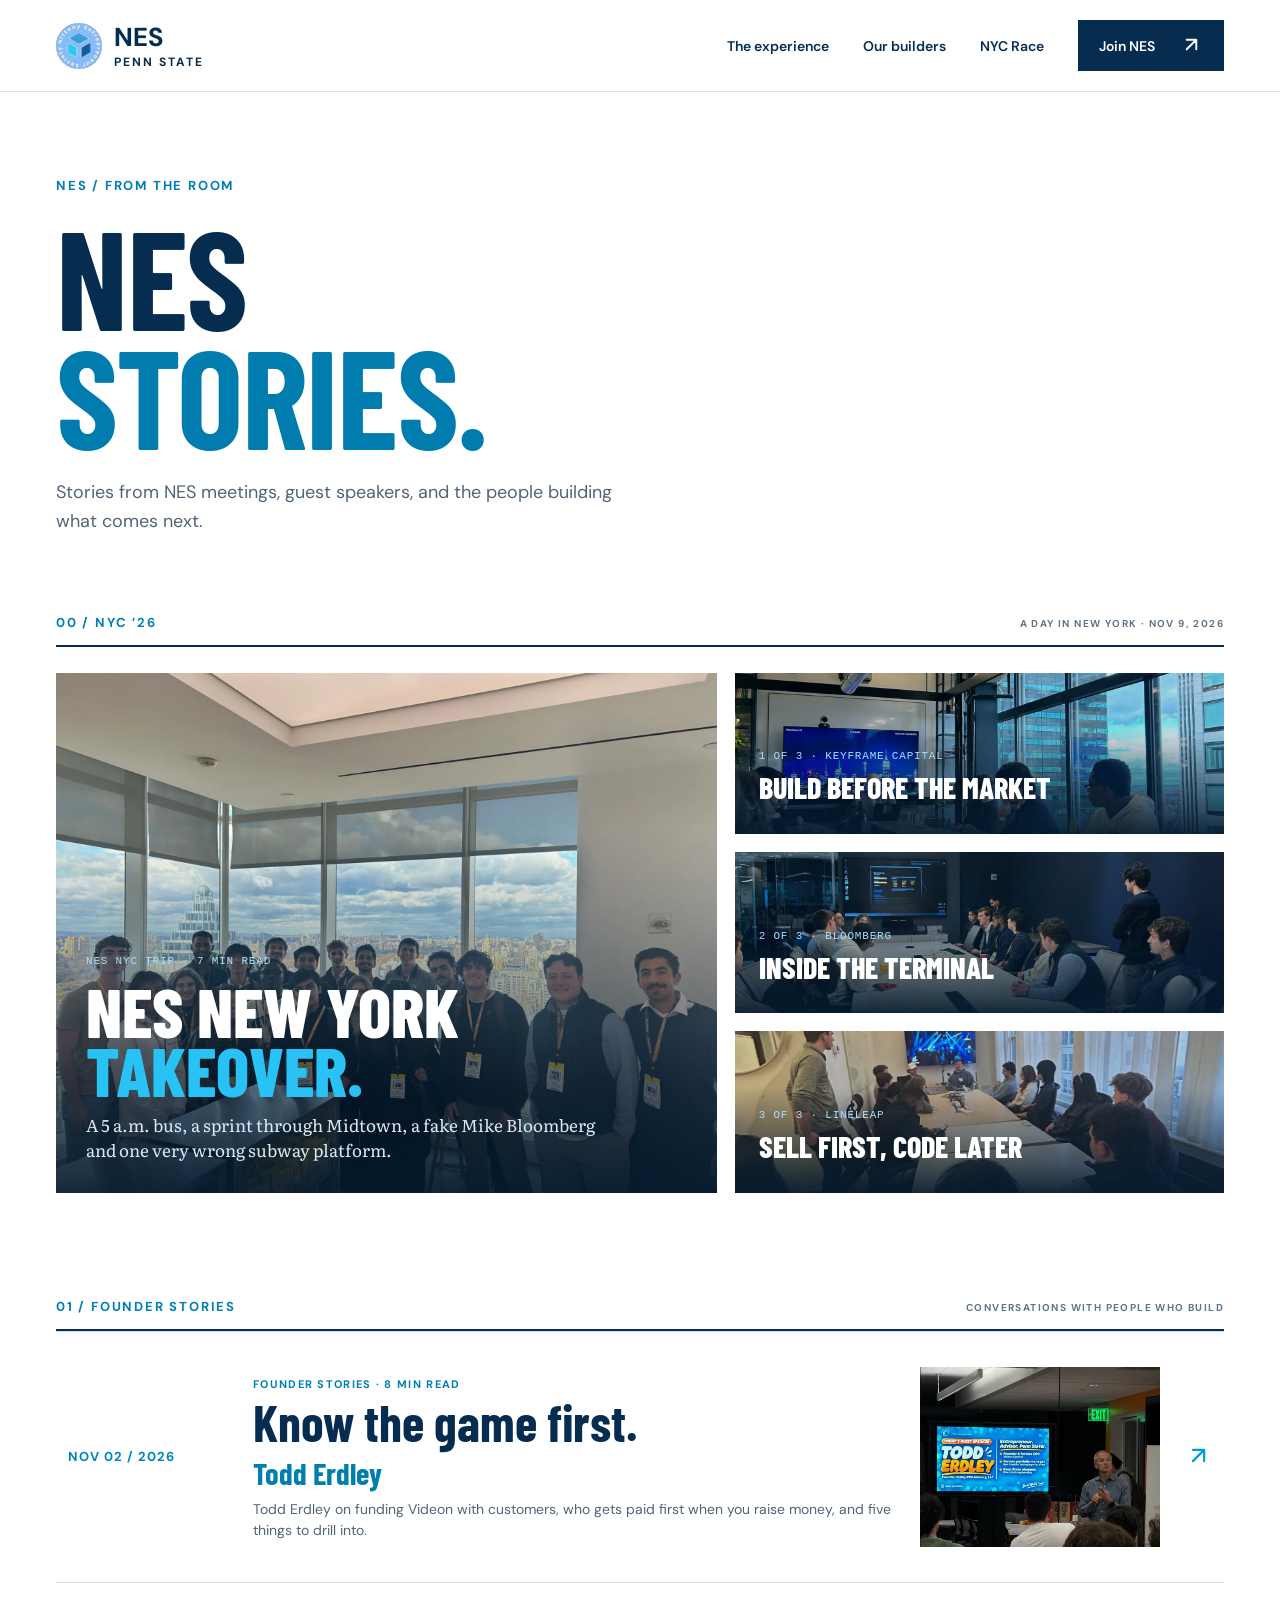
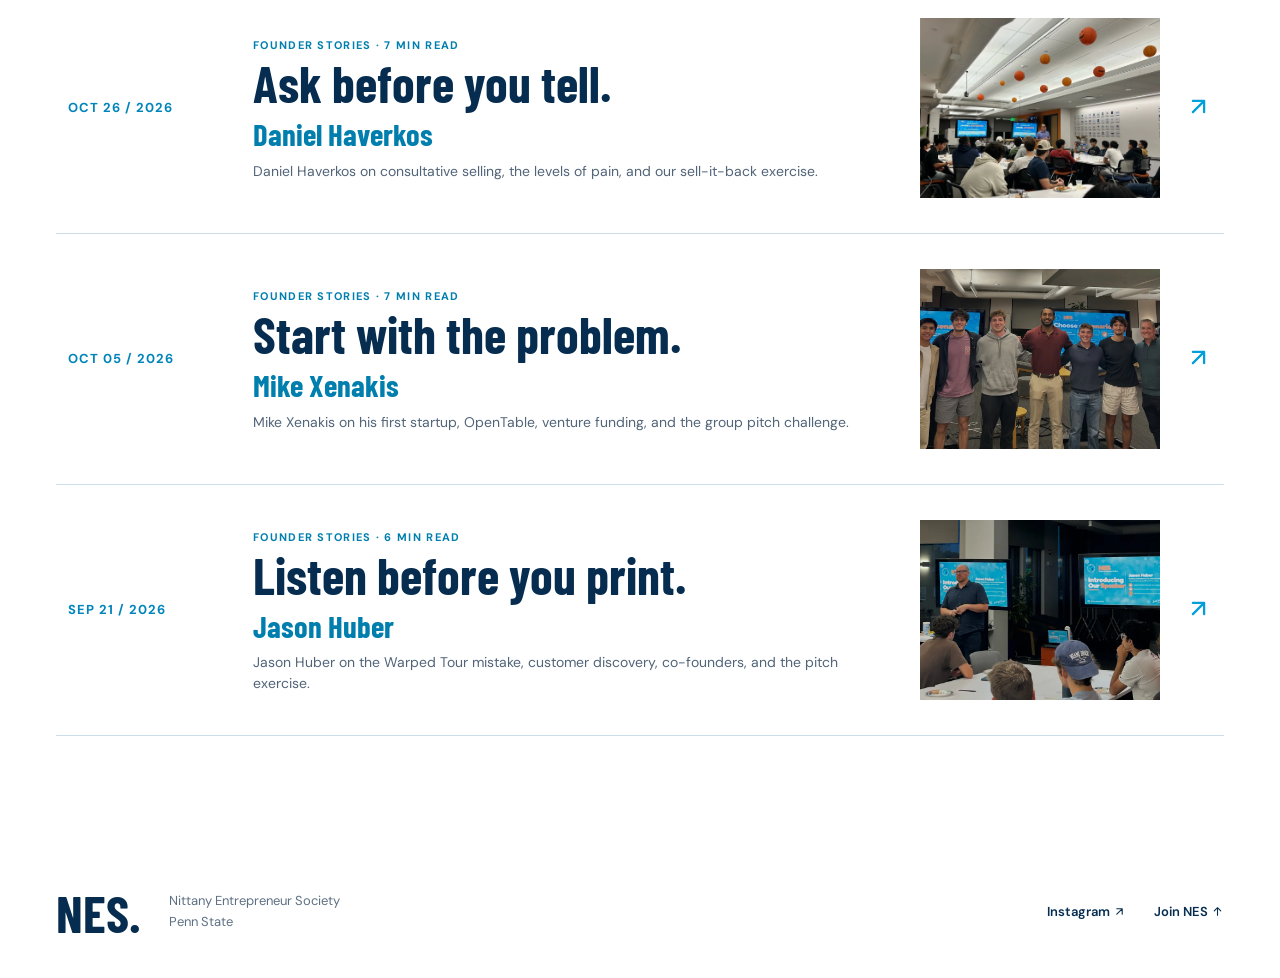
<file: notes/index.html>
<!doctype html>
<html lang="en"><head><meta charset="utf-8"><meta name="viewport" content="width=device-width,initial-scale=1"><meta name="theme-color" content="#062d50"><title>NES Stories — NES at Penn State</title><meta name="description" content="NES meeting recaps: guest-speaker stories, founder lessons, and ideas from the room."><link rel="icon" href="../assets/logo.png"><link rel="preconnect" href="https://fonts.googleapis.com"><link rel="preconnect" href="https://fonts.gstatic.com" crossorigin><link href="https://fonts.googleapis.com/css2?family=Barlow+Condensed:wght@600;700;800&family=DM+Sans:wght@400;500;600;700&family=Literata:opsz,wght@7..72,400;7..72,500&display=swap" rel="stylesheet"><link rel="stylesheet" href="../style.css?v=14"><link rel="stylesheet" href="../notes.css?v=7"><link rel="stylesheet" href="../story.css?v=2"></head>
<body><a class="skip" href="#main">Skip to content</a><header class="nav"><a class="brand" href="../" aria-label="NES home"><img src="../assets/logo.png" alt="" width="447" height="447"><span>NES<span class="brand-sub">PENN STATE</span></span></a><nav aria-label="Main navigation"><a href="../#experience">The experience</a><a href="../#builders">Our builders</a><a href="../#nyc">NYC Race</a><a class="join small" href="https://groupme.com/join_group/85302502/joHVKt0b" target="_blank" rel="noopener noreferrer">Join NES <span aria-hidden="true"><svg class="ui-icon" viewBox="0 0 24 24" fill="none" stroke="currentColor" stroke-width="2" stroke-linecap="round" stroke-linejoin="round" aria-hidden="true" focusable="false"><path d="M7 17 17 7M7 7h10v10"/></svg></span></a></nav></header>
<main id="main" class="notes-index wrap"><div class="notes-label">NES / FROM THE ROOM</div><h1>NES<br><span class="blue">STORIES.</span></h1><p>Stories from NES meetings, guest speakers, and the people building what comes next.</p><div class="notes-series"><span class="notes-label">00 / NYC ’26</span><span>A DAY IN NEW YORK · NOV 9, 2026</span></div><div class="index-feature"><a class="index-lead" href="nyc-trip-2026-11-09/"><img src="../assets/nyc26/bloomberg-central-park.webp" alt="NES members overlooking Central Park from Bloomberg's headquarters"><div><small>NES NYC trip · 7 min read</small><h2>NES New York<br><em>Takeover.</em></h2><p>A 5 a.m. bus, a sprint through Midtown, a fake Mike Bloomberg and one very wrong subway platform.</p></div></a><div class="index-side"><a class="series-card" href="ben-birnbaum-2026-11-09/"><img src="../assets/nyc26/keyframe-talk.webp" alt=""><div><small>1 of 3 · Keyframe Capital</small><h3>Build before the market</h3></div></a><a class="series-card" href="bloomberg-2026-11-09/"><img src="../assets/nyc26/bloomberg-terminal.webp" alt=""><div><small>2 of 3 · Bloomberg</small><h3>Inside the Terminal</h3></div></a><a class="series-card" href="lineleap-2026-11-09/"><img src="../assets/nyc26/lineleap-room.webp" alt=""><div><small>3 of 3 · LineLeap</small><h3>Sell first, code later</h3></div></a></div></div><div class="notes-series"><span class="notes-label">01 / FOUNDER STORIES</span><span>CONVERSATIONS WITH PEOPLE WHO BUILD</span></div><a class="notes-card has-photo" href="todd-erdley-2026-11-02/"><time datetime="2026-11-02">NOV 02 / 2026</time><div><span class="notes-card-kicker">FOUNDER STORIES · 8 MIN READ</span><h2>Know the game first. <span class="story-speaker">Todd Erdley</span></h2><p>Todd Erdley on funding Videon with customers, who gets paid first when you raise money, and five things to drill into.</p></div><img class="notes-card-photo" src="../assets/talks/todd-erdley-talk.webp" alt="" loading="lazy" style="object-position:center 40%"><span aria-hidden="true"><svg class="ui-icon" viewBox="0 0 24 24" fill="none" stroke="currentColor" stroke-width="2" stroke-linecap="round" stroke-linejoin="round" aria-hidden="true" focusable="false"><path d="M7 17 17 7M7 7h10v10"/></svg></span></a><a class="notes-card has-photo" href="daniel-haverkos-2026-10-26/"><time datetime="2026-10-26">OCT 26 / 2026</time><div><span class="notes-card-kicker">FOUNDER STORIES · 7 MIN READ</span><h2>Ask before you tell. <span class="story-speaker">Daniel Haverkos</span></h2><p>Daniel Haverkos on consultative selling, the levels of pain, and our sell-it-back exercise.</p></div><img class="notes-card-photo" src="../assets/talks/daniel-haverkos-room.webp" alt="" loading="lazy" style="object-position:center 55%"><span aria-hidden="true"><svg class="ui-icon" viewBox="0 0 24 24" fill="none" stroke="currentColor" stroke-width="2" stroke-linecap="round" stroke-linejoin="round" aria-hidden="true" focusable="false"><path d="M7 17 17 7M7 7h10v10"/></svg></span></a><a class="notes-card has-photo" href="mike-xenakis-2026-10-05/"><time datetime="2026-10-05">OCT 05 / 2026</time><div><span class="notes-card-kicker">FOUNDER STORIES · 7 MIN READ</span><h2>Start with the problem. <span class="story-speaker">Mike Xenakis</span></h2><p>Mike Xenakis on his first startup, OpenTable, venture funding, and the group pitch challenge.</p></div><img class="notes-card-photo" src="../assets/talks/mike-xenakis-group.webp" alt="" loading="lazy" style="object-position:center 25%"><span aria-hidden="true"><svg class="ui-icon" viewBox="0 0 24 24" fill="none" stroke="currentColor" stroke-width="2" stroke-linecap="round" stroke-linejoin="round" aria-hidden="true" focusable="false"><path d="M7 17 17 7M7 7h10v10"/></svg></span></a><a class="notes-card has-photo" href="jason-huber-2026-09-21/"><time datetime="2026-09-21">SEP 21 / 2026</time><div><span class="notes-card-kicker">FOUNDER STORIES · 6 MIN READ</span><h2>Listen before you print. <span class="story-speaker">Jason Huber</span></h2><p>Jason Huber on the Warped Tour mistake, customer discovery, co-founders, and the pitch exercise.</p></div><img class="notes-card-photo" src="../assets/talks/jason-huber-talk.webp" alt="" loading="lazy" style="object-position:center 40%"><span aria-hidden="true"><svg class="ui-icon" viewBox="0 0 24 24" fill="none" stroke="currentColor" stroke-width="2" stroke-linecap="round" stroke-linejoin="round" aria-hidden="true" focusable="false"><path d="M7 17 17 7M7 7h10v10"/></svg></span></a></main>
<footer class="wrap"><a class="footer-brand" href="../">NES.</a><p>Nittany Entrepreneur Society<br>Penn State</p><a href="https://www.instagram.com/nes_pennstate/" target="_blank" rel="noopener noreferrer">Instagram <svg class="ui-icon" viewBox="0 0 24 24" fill="none" stroke="currentColor" stroke-width="2" stroke-linecap="round" stroke-linejoin="round" aria-hidden="true" focusable="false"><path d="M7 17 17 7M7 7h10v10"/></svg></a><a href="../#join">Join NES <svg class="ui-icon" viewBox="0 0 24 24" fill="none" stroke="currentColor" stroke-width="2" stroke-linecap="round" stroke-linejoin="round" aria-hidden="true" focusable="false"><path d="M12 19V5m-6 6 6-6 6 6"/></svg></a></footer></body></html>
</file>
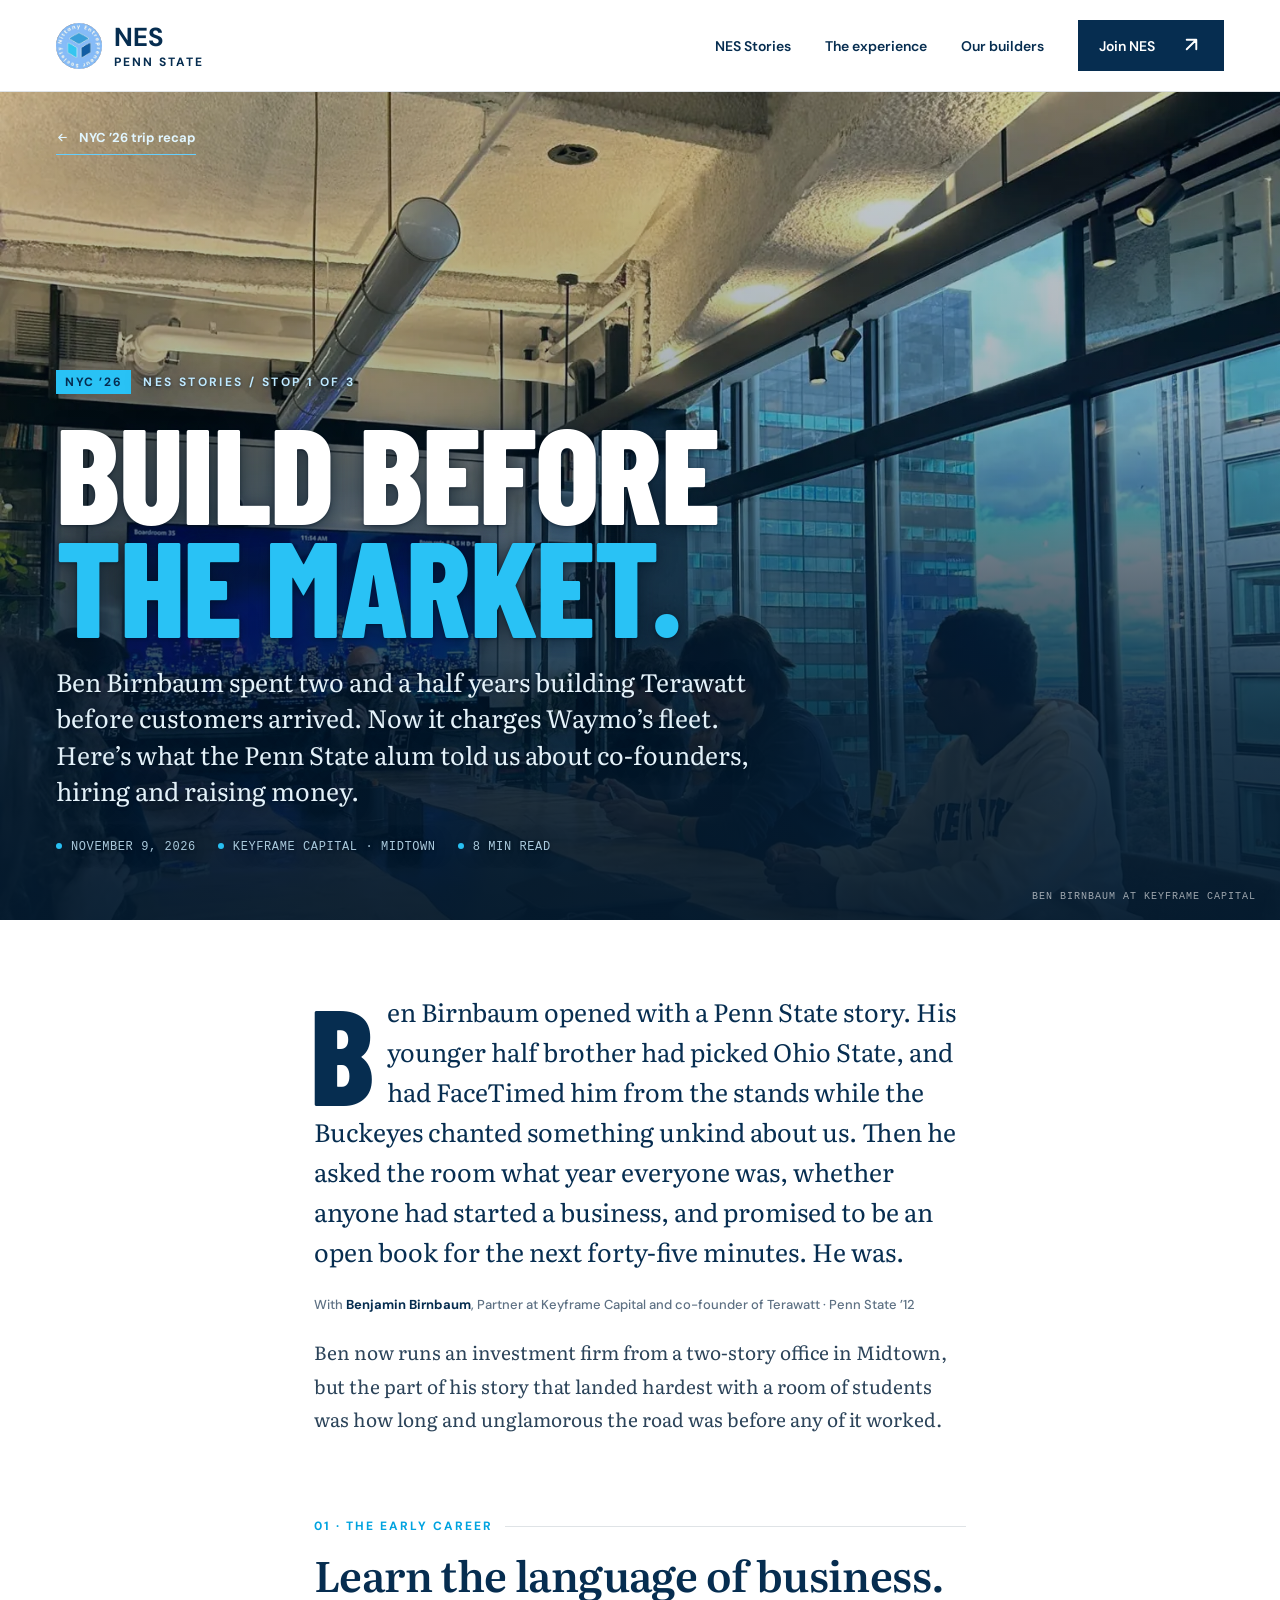
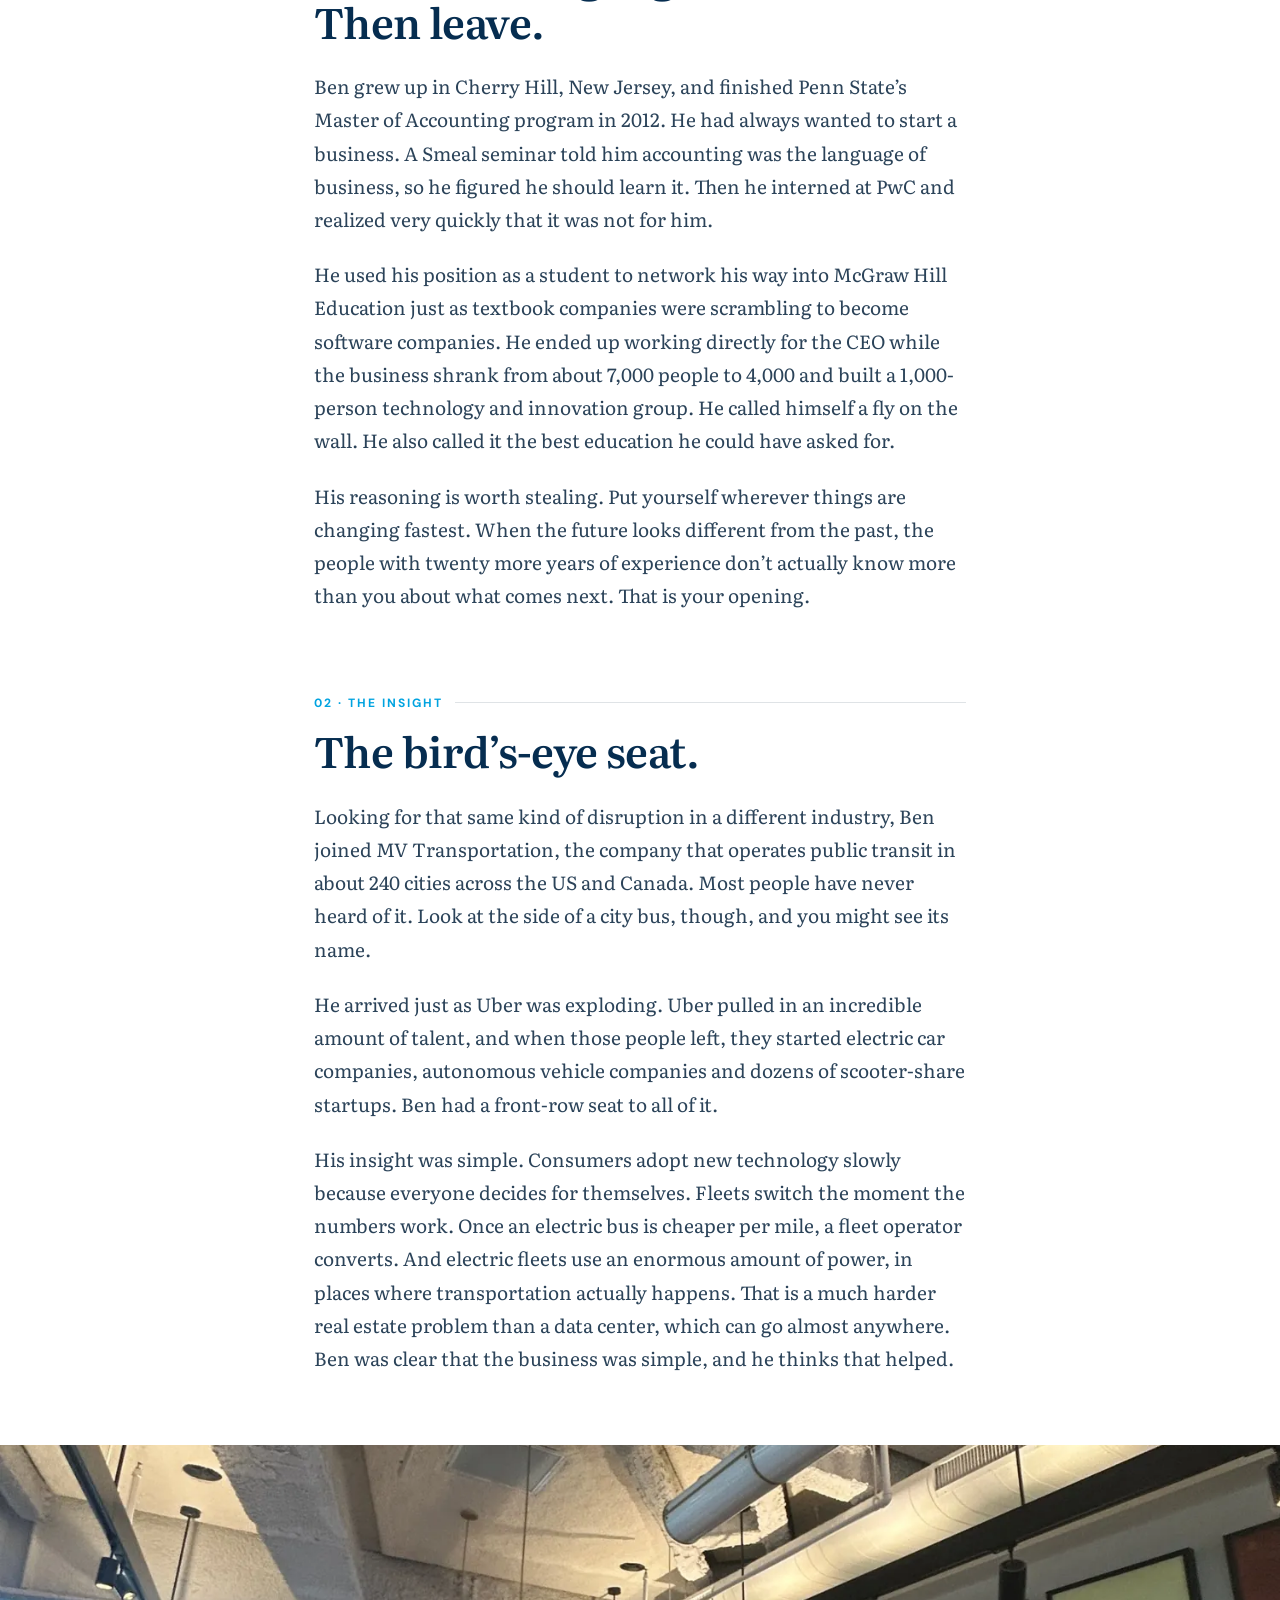
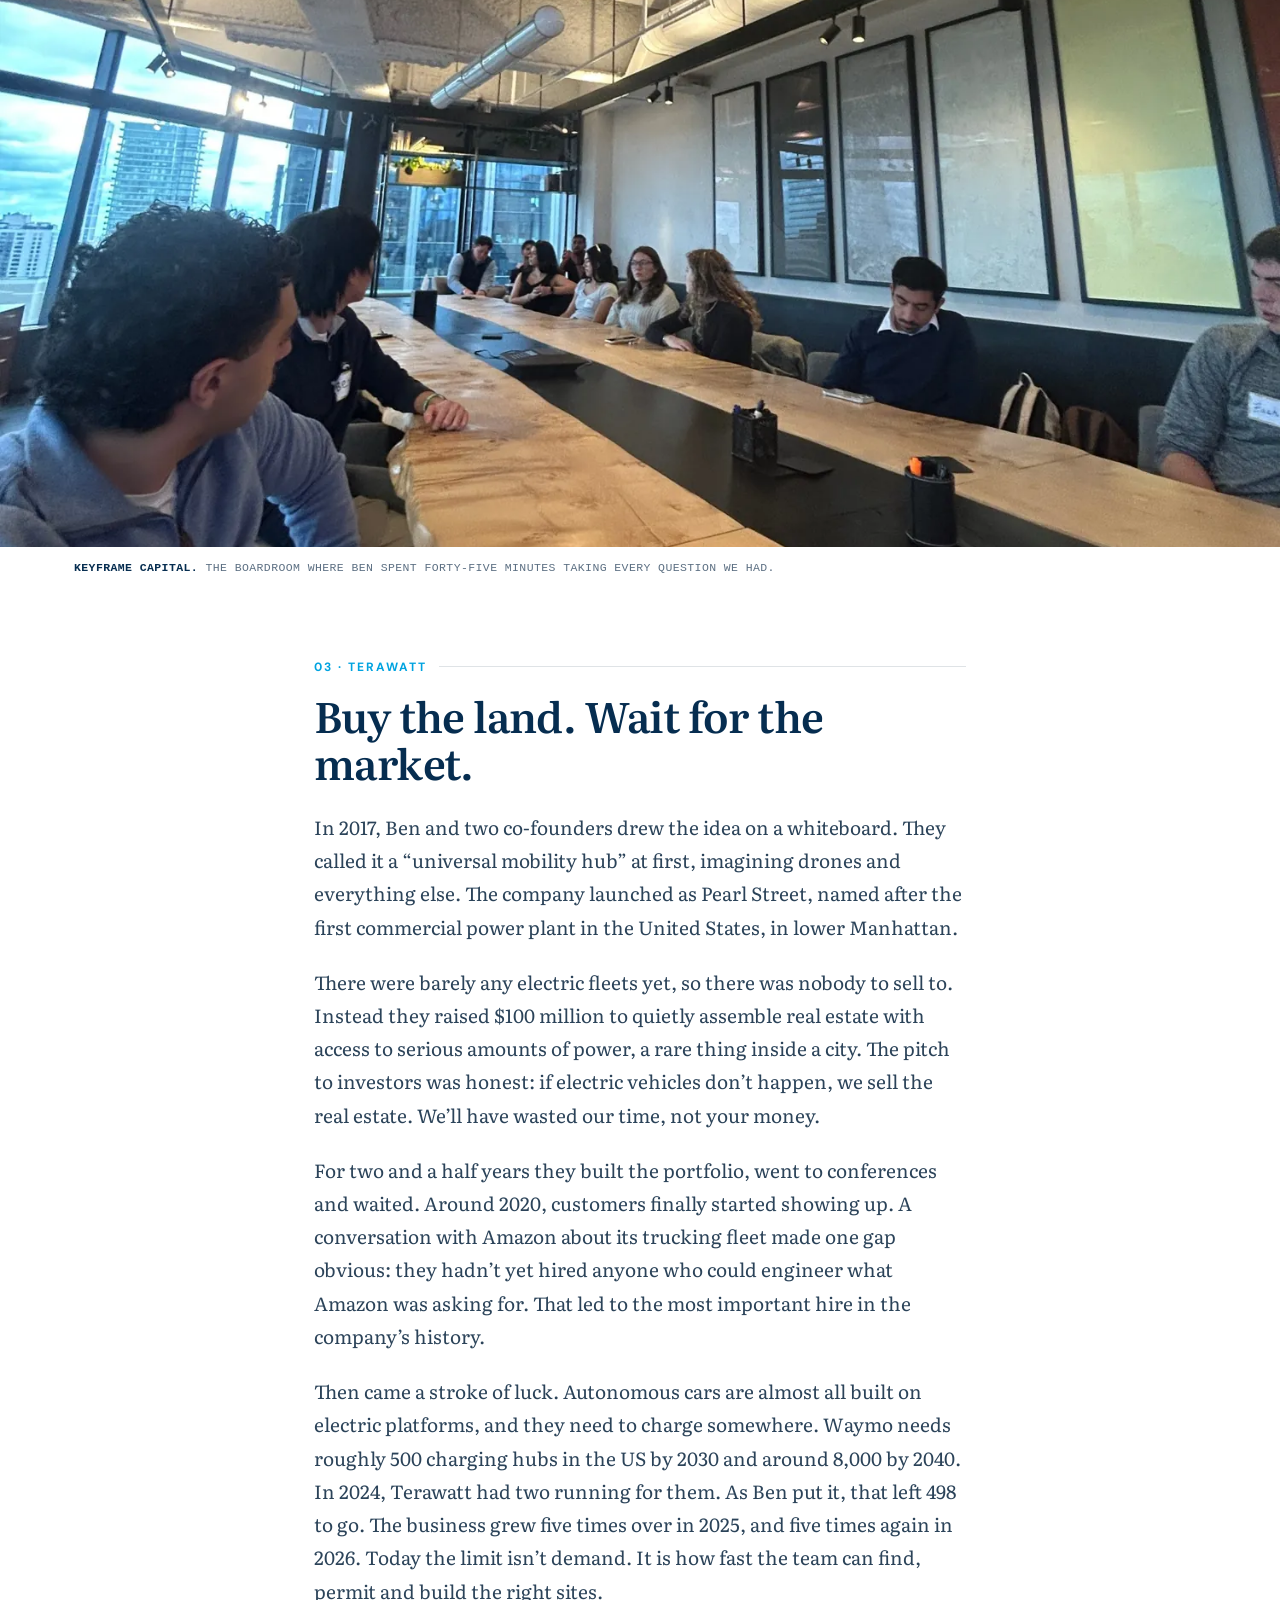
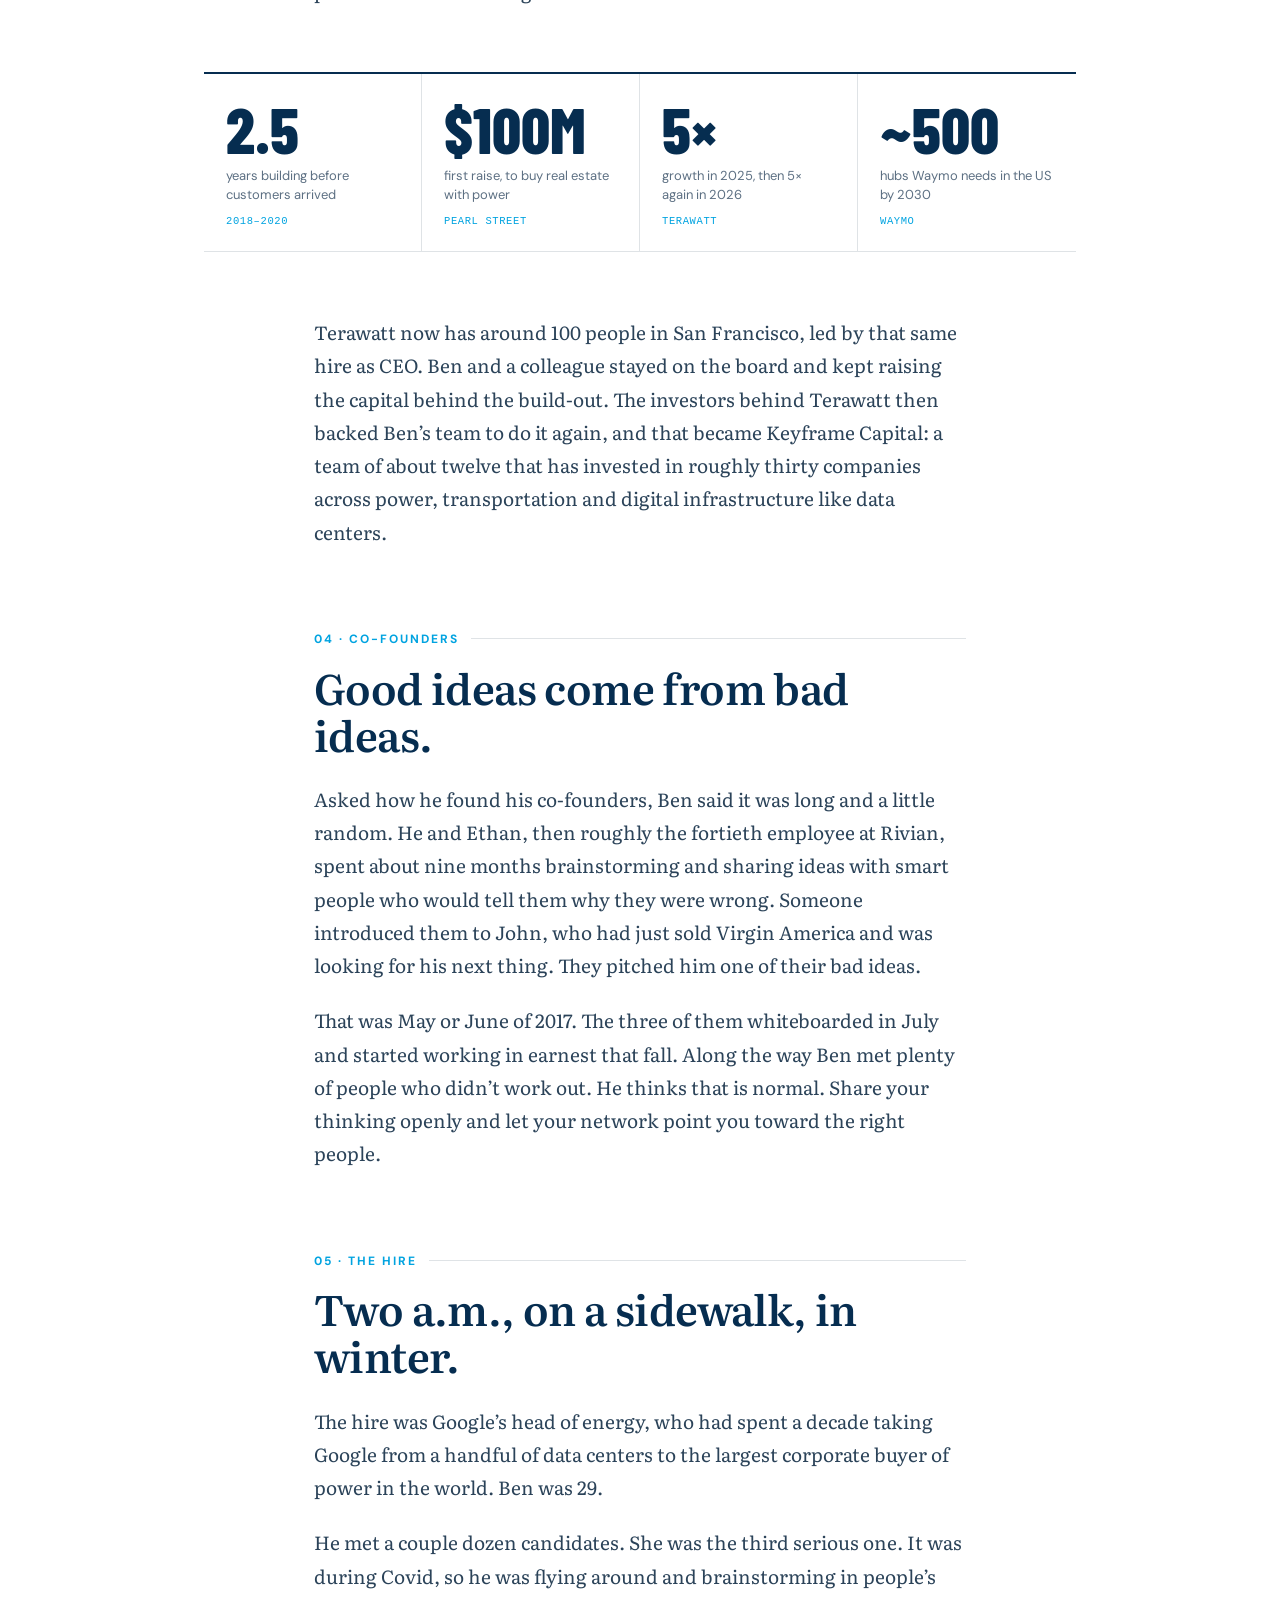
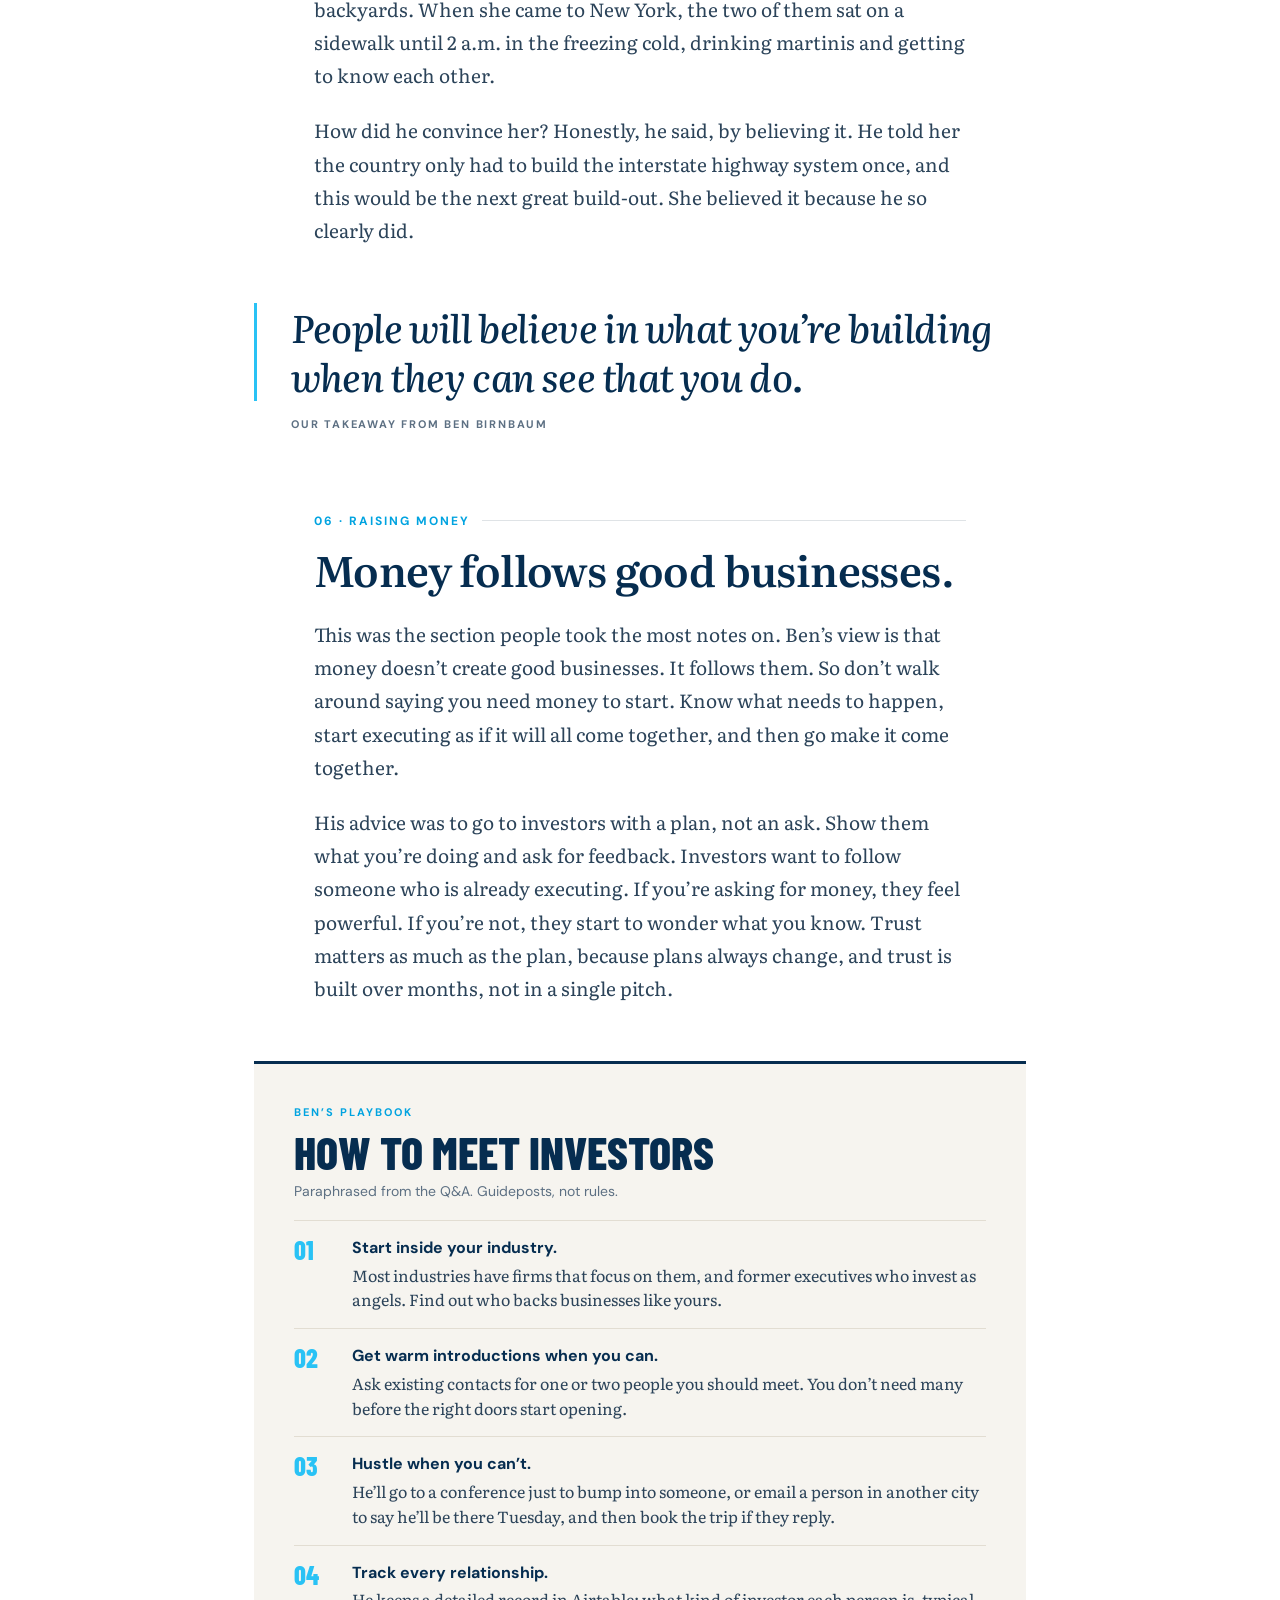
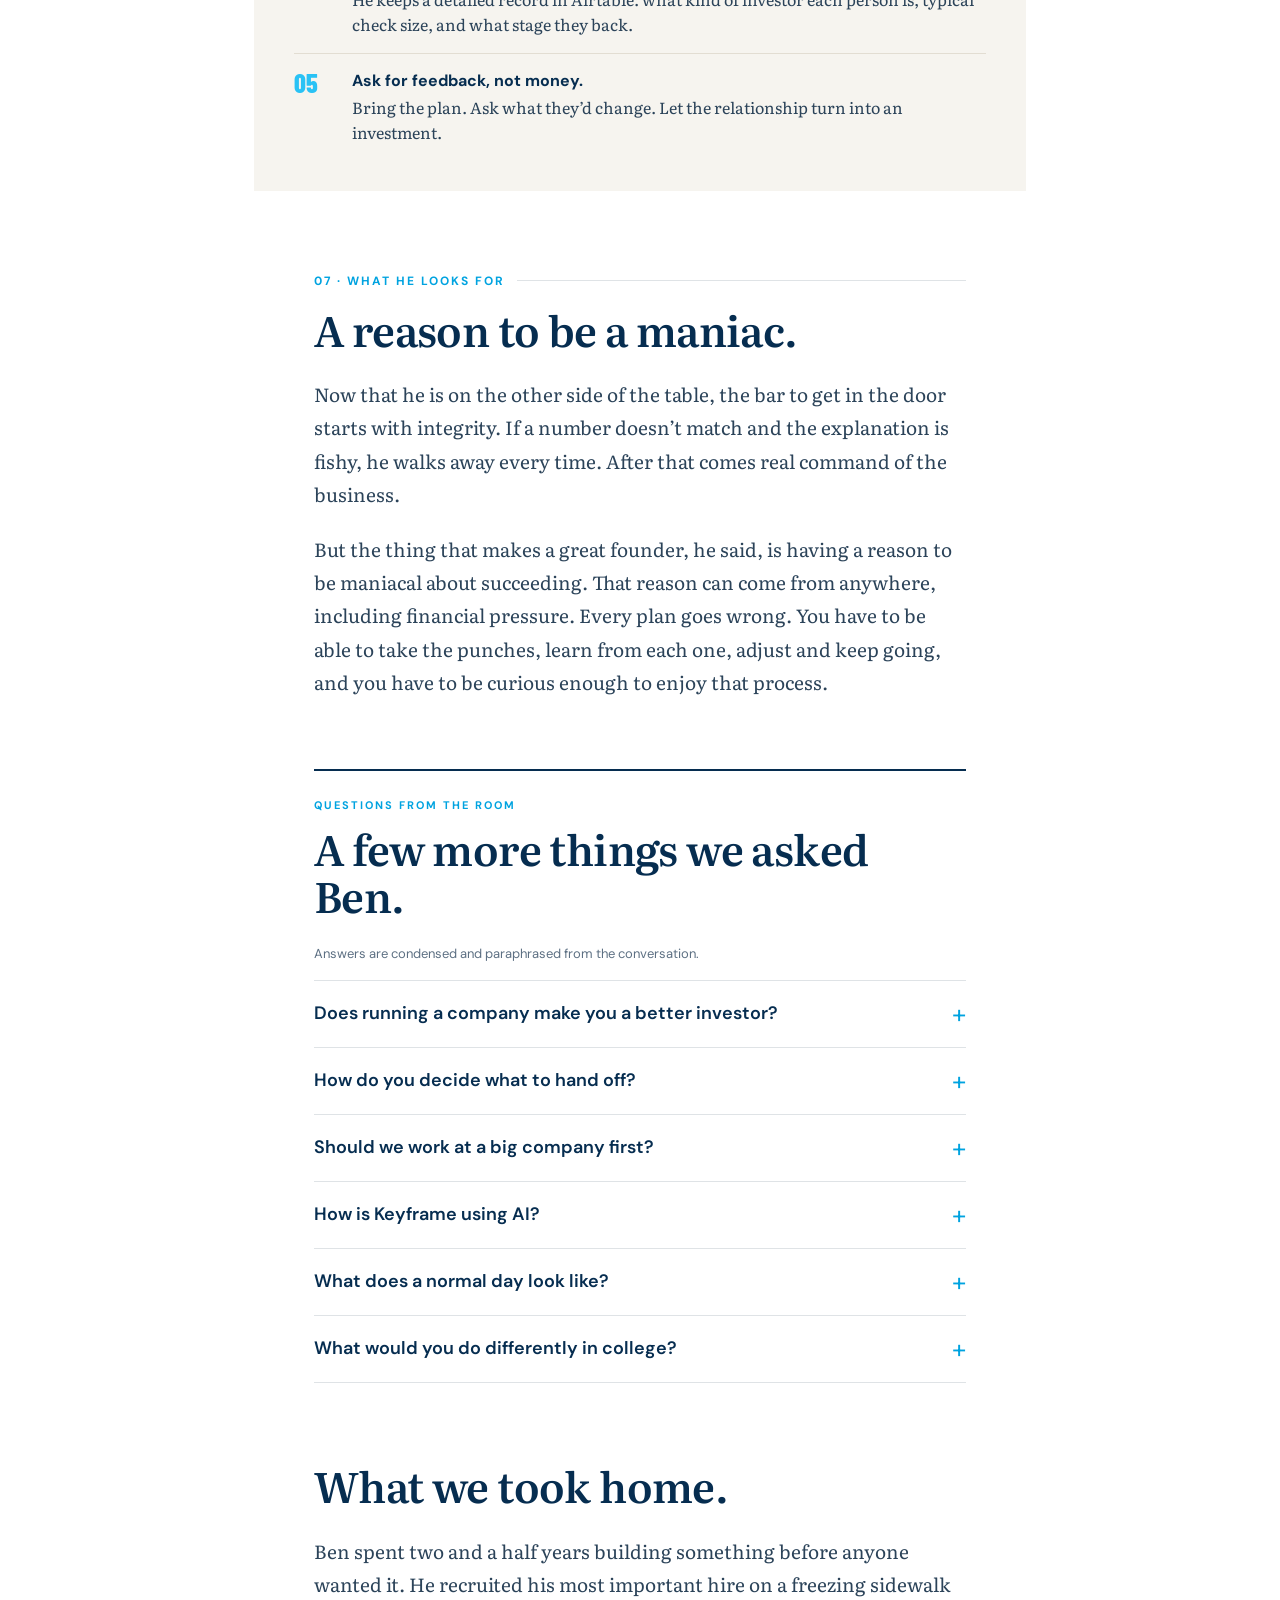
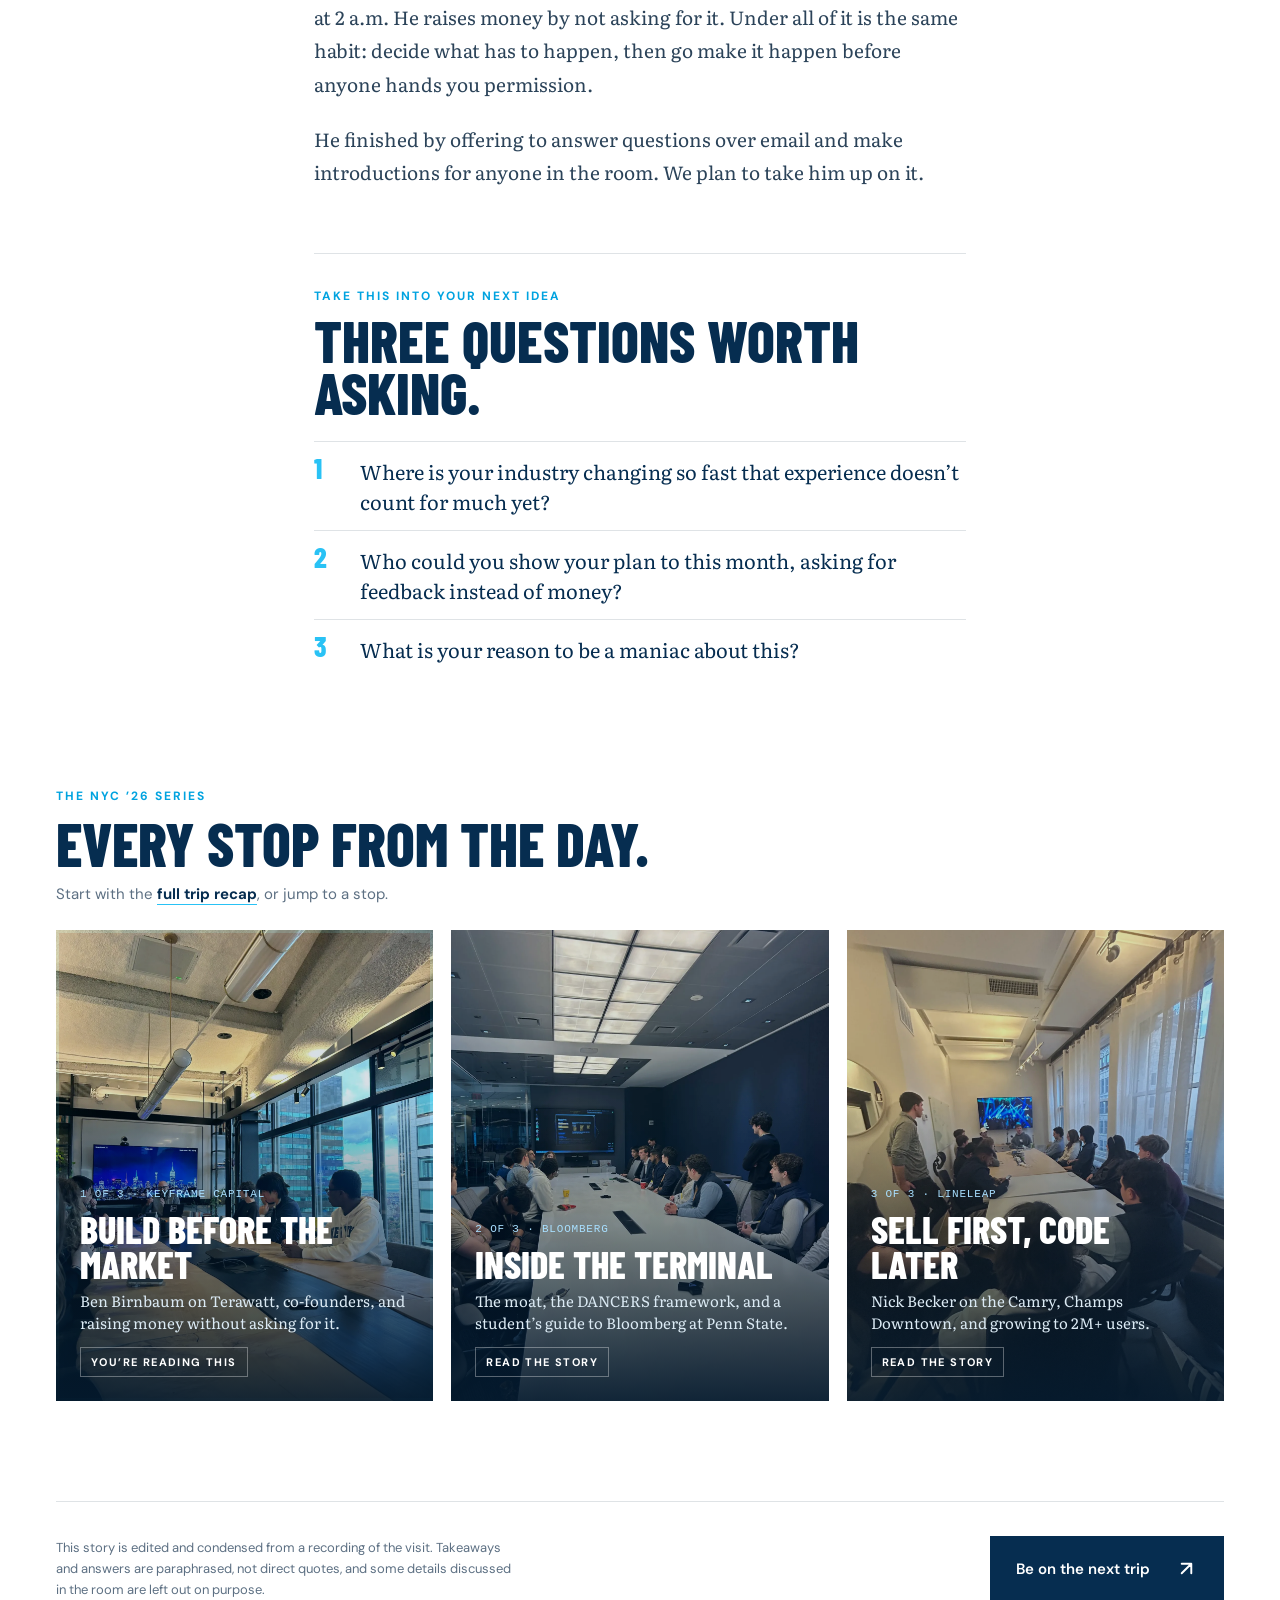
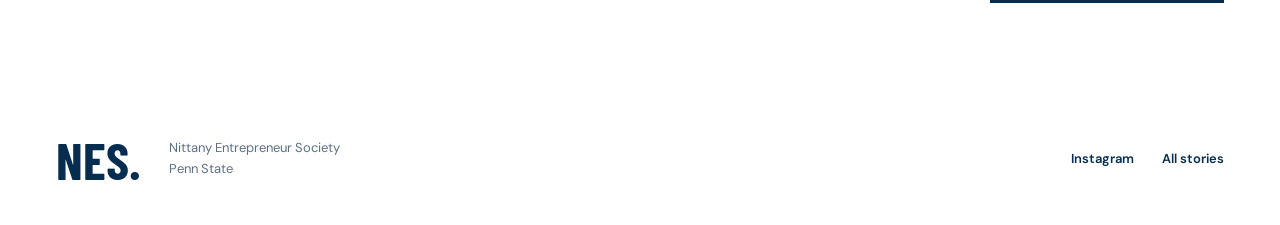
<file: notes/ben-birnbaum-2026-11-09/index.html>
<!doctype html>
<html lang="en">
<head>
<meta charset="utf-8"><meta name="viewport" content="width=device-width,initial-scale=1"><meta name="theme-color" content="#062d50">
<title>Build before the market: Ben Birnbaum — NES Stories</title>
<meta name="description" content="Keyframe Capital partner and Terawatt co-founder Ben Birnbaum on building before customers exist, finding co-founders, and raising money without asking for it.">
<meta property="og:type" content="article"><meta property="og:title" content="Build before the market: Ben Birnbaum"><meta property="og:description" content="Keyframe Capital partner and Terawatt co-founder Ben Birnbaum on building before customers exist, finding co-founders, and raising money without asking for it."><meta property="og:image" content="https://nespennstate.com/assets/nyc26/keyframe-talk.webp">
<link rel="icon" href="../../assets/logo.png"><link rel="preconnect" href="https://fonts.googleapis.com"><link rel="preconnect" href="https://fonts.gstatic.com" crossorigin>
<link href="https://fonts.googleapis.com/css2?family=Barlow+Condensed:wght@600;700;800&family=DM+Sans:wght@400;500;600;700&family=Literata:ital,opsz,wght@0,7..72,400;0,7..72,500;0,7..72,600;1,7..72,500&display=swap" rel="stylesheet">
<link rel="stylesheet" href="../../style.css?v=14"><link rel="stylesheet" href="../../notes.css?v=7"><link rel="stylesheet" href="../../story.css?v=2"><script src="../../notes.js" defer></script><script src="../../story.js" defer></script>
</head>
<body class="story-page"><div class="story-progress" id="story-progress" aria-hidden="true"></div><a class="skip" href="#main">Skip to content</a>
<header class="nav"><a class="brand" href="../../" aria-label="NES home"><img src="../../assets/logo.png" alt="" width="447" height="447"><span>NES<span class="brand-sub">PENN STATE</span></span></a><nav aria-label="Main navigation"><a href="../">NES Stories</a><a href="../../#experience">The experience</a><a href="../../#builders">Our builders</a><a class="join small" href="https://groupme.com/join_group/85302502/joHVKt0b" target="_blank" rel="noopener noreferrer">Join NES <span aria-hidden="true"><svg class="ui-icon" viewBox="0 0 24 24" fill="none" stroke="currentColor" stroke-width="2" stroke-linecap="round" stroke-linejoin="round" aria-hidden="true" focusable="false"><path d="M7 17 17 7M7 7h10v10"/></svg></span></a></nav></header>
<main id="main">
<section class="cover">
  <img src="../../assets/nyc26/keyframe-talk.webp" alt="Ben Birnbaum speaking to NES members at a long live-edge table in front of a large screen showing the New York skyline" fetchpriority="high">
  <div class="cover-top"><div class="wrap"><a class="notes-back" href="../nyc-trip-2026-11-09/"><span aria-hidden="true"><svg class="ui-icon" viewBox="0 0 24 24" fill="none" stroke="currentColor" stroke-width="2" stroke-linecap="round" stroke-linejoin="round" aria-hidden="true" focusable="false"><path d="M19 12H5m6-6-6 6 6 6"/></svg></span> NYC ’26 trip recap</a></div></div>
  <div class="wrap">
    <div class="cover-kicker"><b>NYC ’26</b>NES Stories / Stop 1 of 3</div>
    <h1>Build before<br><em>the market.</em></h1>
    <p class="cover-deck">Ben Birnbaum spent two and a half years building Terawatt before customers arrived. Now it charges Waymo’s fleet. Here’s what the Penn State alum told us about co-founders, hiring and raising money.</p>
    <div class="cover-meta"><span>November 9, 2026</span><span>Keyframe Capital · Midtown</span><span>8 min read</span></div>
  </div>
  <span class="cover-credit">Ben Birnbaum at Keyframe Capital</span>
</section>
<article class="story-body" aria-label="Story">
  <div class="col">
    <p class="lede">Ben Birnbaum opened with a Penn State story. His younger half brother had picked Ohio State, and had FaceTimed him from the stands while the Buckeyes chanted something unkind about us. Then he asked the room what year everyone was, whether anyone had started a business, and promised to be an open book for the next forty-five minutes. He was.</p>
    <p class="host">With <b>Benjamin Birnbaum</b>, Partner at Keyframe Capital and co-founder of Terawatt · Penn State ’12</p>
    <p>Ben now runs an investment firm from a two-story office in Midtown, but the part of his story that landed hardest with a room of students was how long and unglamorous the road was before any of it worked.</p>

    <div class="chapter-tag">01 · The early career</div>
    <h2>Learn the language of business. Then leave.</h2>
    <p>Ben grew up in Cherry Hill, New Jersey, and finished Penn State’s Master of Accounting program in 2012. He had always wanted to start a business. A Smeal seminar told him accounting was the language of business, so he figured he should learn it. Then he interned at PwC and realized very quickly that it was not for him.</p>
    <p>He used his position as a student to network his way into McGraw Hill Education just as textbook companies were scrambling to become software companies. He ended up working directly for the CEO while the business shrank from about 7,000 people to 4,000 and built a 1,000-person technology and innovation group. He called himself a fly on the wall. He also called it the best education he could have asked for.</p>
    <p>His reasoning is worth stealing. Put yourself wherever things are changing fastest. When the future looks different from the past, the people with twenty more years of experience don’t actually know more than you about what comes next. That is your opening.</p>

    <div class="chapter-tag">02 · The insight</div>
    <h2>The bird’s-eye seat.</h2>
    <p>Looking for that same kind of disruption in a different industry, Ben joined MV Transportation, the company that operates public transit in about 240 cities across the US and Canada. Most people have never heard of it. Look at the side of a city bus, though, and you might see its name.</p>
    <p>He arrived just as Uber was exploding. Uber pulled in an incredible amount of talent, and when those people left, they started electric car companies, autonomous vehicle companies and dozens of scooter-share startups. Ben had a front-row seat to all of it.</p>
    <p>His insight was simple. Consumers adopt new technology slowly because everyone decides for themselves. Fleets switch the moment the numbers work. Once an electric bus is cheaper per mile, a fleet operator converts. And electric fleets use an enormous amount of power, in places where transportation actually happens. That is a much harder real estate problem than a data center, which can go almost anywhere. Ben was clear that the business was simple, and he thinks that helped.</p>
  </div>

  <figure class="bleed"><img src="../../assets/nyc26/keyframe-room.webp" alt="NES members seated along a long live-edge table in the Keyframe Capital boardroom" loading="lazy" style="object-position:center 60%"><figcaption><b>Keyframe Capital.</b> The boardroom where Ben spent forty-five minutes taking every question we had.</figcaption></figure>

  <div class="col">
    <div class="chapter-tag">03 · Terawatt</div>
    <h2>Buy the land. Wait for the market.</h2>
    <p>In 2017, Ben and two co-founders drew the idea on a whiteboard. They called it a “universal mobility hub” at first, imagining drones and everything else. The company launched as Pearl Street, named after the first commercial power plant in the United States, in lower Manhattan.</p>
    <p>There were barely any electric fleets yet, so there was nobody to sell to. Instead they raised $100 million to quietly assemble real estate with access to serious amounts of power, a rare thing inside a city. The pitch to investors was honest: if electric vehicles don’t happen, we sell the real estate. We’ll have wasted our time, not your money.</p>
    <p>For two and a half years they built the portfolio, went to conferences and waited. Around 2020, customers finally started showing up. A conversation with Amazon about its trucking fleet made one gap obvious: they hadn’t yet hired anyone who could engineer what Amazon was asking for. That led to the most important hire in the company’s history.</p>
    <p>Then came a stroke of luck. Autonomous cars are almost all built on electric platforms, and they need to charge somewhere. Waymo needs roughly 500 charging hubs in the US by 2030 and around 8,000 by 2040. In 2024, Terawatt had two running for them. As Ben put it, that left 498 to go. The business grew five times over in 2025, and five times again in 2026. Today the limit isn’t demand. It is how fast the team can find, permit and build the right sites.</p>

    <div class="numbers" role="list">
      <div role="listitem"><strong>2.5</strong><span>years building before customers arrived</span><em>2018–2020</em></div>
      <div role="listitem"><strong>$100M</strong><span>first raise, to buy real estate with power</span><em>Pearl Street</em></div>
      <div role="listitem"><strong>5×</strong><span>growth in 2025, then 5× again in 2026</span><em>Terawatt</em></div>
      <div role="listitem"><strong>~500</strong><span>hubs Waymo needs in the US by 2030</span><em>Waymo</em></div>
    </div>

    <p>Terawatt now has around 100 people in San Francisco, led by that same hire as CEO. Ben and a colleague stayed on the board and kept raising the capital behind the build-out. The investors behind Terawatt then backed Ben’s team to do it again, and that became Keyframe Capital: a team of about twelve that has invested in roughly thirty companies across power, transportation and digital infrastructure like data centers.</p>

    <div class="chapter-tag">04 · Co-founders</div>
    <h2>Good ideas come from bad ideas.</h2>
    <p>Asked how he found his co-founders, Ben said it was long and a little random. He and Ethan, then roughly the fortieth employee at Rivian, spent about nine months brainstorming and sharing ideas with smart people who would tell them why they were wrong. Someone introduced them to John, who had just sold Virgin America and was looking for his next thing. They pitched him one of their bad ideas.</p>
    <p>That was May or June of 2017. The three of them whiteboarded in July and started working in earnest that fall. Along the way Ben met plenty of people who didn’t work out. He thinks that is normal. Share your thinking openly and let your network point you toward the right people.</p>

    <div class="chapter-tag">05 · The hire</div>
    <h2>Two a.m., on a sidewalk, in winter.</h2>
    <p>The hire was Google’s head of energy, who had spent a decade taking Google from a handful of data centers to the largest corporate buyer of power in the world. Ben was 29.</p>
    <p>He met a couple dozen candidates. She was the third serious one. It was during Covid, so he was flying around and brainstorming in people’s backyards. When she came to New York, the two of them sat on a sidewalk until 2 a.m. in the freezing cold, drinking martinis and getting to know each other.</p>
    <p>How did he convince her? Honestly, he said, by believing it. He told her the country only had to build the interstate highway system once, and this would be the next great build-out. She believed it because he so clearly did.</p>
    <blockquote class="pull"><p>People will believe in what you’re building when they can see that you do.</p><cite>Our takeaway from Ben Birnbaum</cite></blockquote>

    <div class="chapter-tag">06 · Raising money</div>
    <h2>Money follows good businesses.</h2>
    <p>This was the section people took the most notes on. Ben’s view is that money doesn’t create good businesses. It follows them. So don’t walk around saying you need money to start. Know what needs to happen, start executing as if it will all come together, and then go make it come together.</p>
    <p>His advice was to go to investors with a plan, not an ask. Show them what you’re doing and ask for feedback. Investors want to follow someone who is already executing. If you’re asking for money, they feel powerful. If you’re not, they start to wonder what you know. Trust matters as much as the plan, because plans always change, and trust is built over months, not in a single pitch.</p>

    <div class="playbook">
      <small>Ben’s playbook</small>
      <h3>How to meet investors</h3>
      <p>Paraphrased from the Q&amp;A. Guideposts, not rules.</p>
      <ol>
        <li><b>Start inside your industry.</b><span>Most industries have firms that focus on them, and former executives who invest as angels. Find out who backs businesses like yours.</span></li>
        <li><b>Get warm introductions when you can.</b><span>Ask existing contacts for one or two people you should meet. You don’t need many before the right doors start opening.</span></li>
        <li><b>Hustle when you can’t.</b><span>He’ll go to a conference just to bump into someone, or email a person in another city to say he’ll be there Tuesday, and then book the trip if they reply.</span></li>
        <li><b>Track every relationship.</b><span>He keeps a detailed record in Airtable: what kind of investor each person is, typical check size, and what stage they back.</span></li>
        <li><b>Ask for feedback, not money.</b><span>Bring the plan. Ask what they’d change. Let the relationship turn into an investment.</span></li>
      </ol>
    </div>

    <div class="chapter-tag">07 · What he looks for</div>
    <h2>A reason to be a maniac.</h2>
    <p>Now that he is on the other side of the table, the bar to get in the door starts with integrity. If a number doesn’t match and the explanation is fishy, he walks away every time. After that comes real command of the business.</p>
    <p>But the thing that makes a great founder, he said, is having a reason to be maniacal about succeeding. That reason can come from anywhere, including financial pressure. Every plan goes wrong. You have to be able to take the punches, learn from each one, adjust and keep going, and you have to be curious enough to enjoy that process.</p>

    <section class="qa" aria-labelledby="ben-qa">
      <small>Questions from the room</small>
      <h2 id="ben-qa">A few more things we asked Ben.</h2>
      <p>Answers are condensed and paraphrased from the conversation.</p>
      <details><summary>Does running a company make you a better investor?</summary><p>Yes, in two ways. You understand what actually happens inside a business, from managing culture to designing a sales incentive plan. And founders give you instant credibility because you know what their side of the table feels like.</p></details>
      <details><summary>How do you decide what to hand off?</summary><p>He starts out a little overbearing and waits for people to push back and say they’ve got it. He looks for people who will color outside the lines. When someone doesn’t work out after being given room, knowing when to replace them, and having the fortitude to do it, matters just as much as the hire.</p></details>
      <details><summary>Should we work at a big company first?</summary><p>For him it was essential. A paycheck and a head-of-strategy role gave him patience and access to people at Ford, GM and Microsoft. A big company teaches you management and professionalism, but not much about running a business. His point for students: you have that patience right now, while you’re in school.</p></details>
      <details><summary>How is Keyframe using AI?</summary><p>Claude, ChatGPT, and tools like Granola and Fellow. The biggest win so far is using Claude to cut down how much they rely on lawyers for contracts. They are working toward automating whole processes, but haven’t nailed it yet.</p></details>
      <details><summary>What does a normal day look like?</summary><p>He sits on six or seven boards and raises capital for the firm. About 75% of his time is scheduled with portfolio companies, investors and founders pitching him. He protects the other 25% for research and finding the next big idea.</p></details>
      <details><summary>What would you do differently in college?</summary><p>Start more things, sooner. He once tried a “rate my internship” site that didn’t take off but taught him how to start a business. He’d try a business a month: vibe-code a service and land one customer, or try selling a competing product on Amazon. Getting through the basics, like setting up an entity and taking payments, compounds over a career.</p></details>
    </section>

    <h2>What we took home.</h2>
    <p>Ben spent two and a half years building something before anyone wanted it. He recruited his most important hire on a freezing sidewalk at 2 a.m. He raises money by not asking for it. Under all of it is the same habit: decide what has to happen, then go make it happen before anyone hands you permission.</p>
    <p>He finished by offering to answer questions over email and make introductions for anyone in the room. We plan to take him up on it.</p>

    <div class="reflect">
      <div class="eyebrow-s">Take this into your next idea</div>
      <h2>Three questions worth asking.</h2>
      <ol>
        <li>Where is your industry changing so fast that experience doesn’t count for much yet?</li>
        <li>Who could you show your plan to this month, asking for feedback instead of money?</li>
        <li>What is your reason to be a maniac about this?</li>
      </ol>
    </div>
  </div>

</article>
<section class="series wrap" aria-labelledby="series-title">
  <div class="eyebrow-s">The NYC ’26 series</div>
  <h2 id="series-title" style="font:800 clamp(40px,5vw,60px)/.9 'Barlow Condensed',Impact,sans-serif;text-transform:uppercase;margin:12px 0 0">Every stop from the day.</h2>
  <p style="margin:14px 0 0;font-size:15px;color:#5d7083">Start with the <a href="../nyc-trip-2026-11-09/" style="color:#062d50;font-weight:700;border-bottom:1px solid #29c2f5">full trip recap</a>, or jump to a stop.</p>
  <div class="series-grid"><a class="series-card current" href="../ben-birnbaum-2026-11-09/"><img src="../../assets/nyc26/keyframe-talk.webp" alt="" loading="lazy"><div><small>1 of 3 · Keyframe Capital</small><h3>Build before the market</h3><p>Ben Birnbaum on Terawatt, co-founders, and raising money without asking for it.</p><span class="soon">You’re reading this</span></div></a><a class="series-card" href="../bloomberg-2026-11-09/"><img src="../../assets/nyc26/bloomberg-terminal.webp" alt="" loading="lazy"><div><small>2 of 3 · Bloomberg</small><h3>Inside the Terminal</h3><p>The moat, the DANCERS framework, and a student’s guide to Bloomberg at Penn State.</p><span class="soon">Read the story</span></div></a><a class="series-card" href="../lineleap-2026-11-09/"><img src="../../assets/nyc26/lineleap-room.webp" alt="" loading="lazy"><div><small>3 of 3 · LineLeap</small><h3>Sell first, code later</h3><p>Nick Becker on the Camry, Champs Downtown, and growing to 2M+ users.</p><span class="soon">Read the story</span></div></a></div>
</section>
<section class="wrap"><div class="story-end">
    <p>This story is edited and condensed from a recording of the visit. Takeaways and answers are paraphrased, not direct quotes, and some details discussed in the room are left out on purpose.</p>
    <a class="join" href="https://groupme.com/join_group/85302502/joHVKt0b" target="_blank" rel="noopener noreferrer">Be on the next trip <span aria-hidden="true"><svg class="ui-icon" viewBox="0 0 24 24" fill="none" stroke="currentColor" stroke-width="2" stroke-linecap="round" stroke-linejoin="round" aria-hidden="true" focusable="false"><path d="M7 17 17 7M7 7h10v10"/></svg></span></a>
</div></section>
</main>
<footer class="wrap"><a class="footer-brand" href="../../">NES.</a><p>Nittany Entrepreneur Society<br>Penn State</p><a href="https://www.instagram.com/nes_pennstate/" target="_blank" rel="noopener noreferrer">Instagram</a><a href="../">All stories</a></footer>
</body></html>
</file>
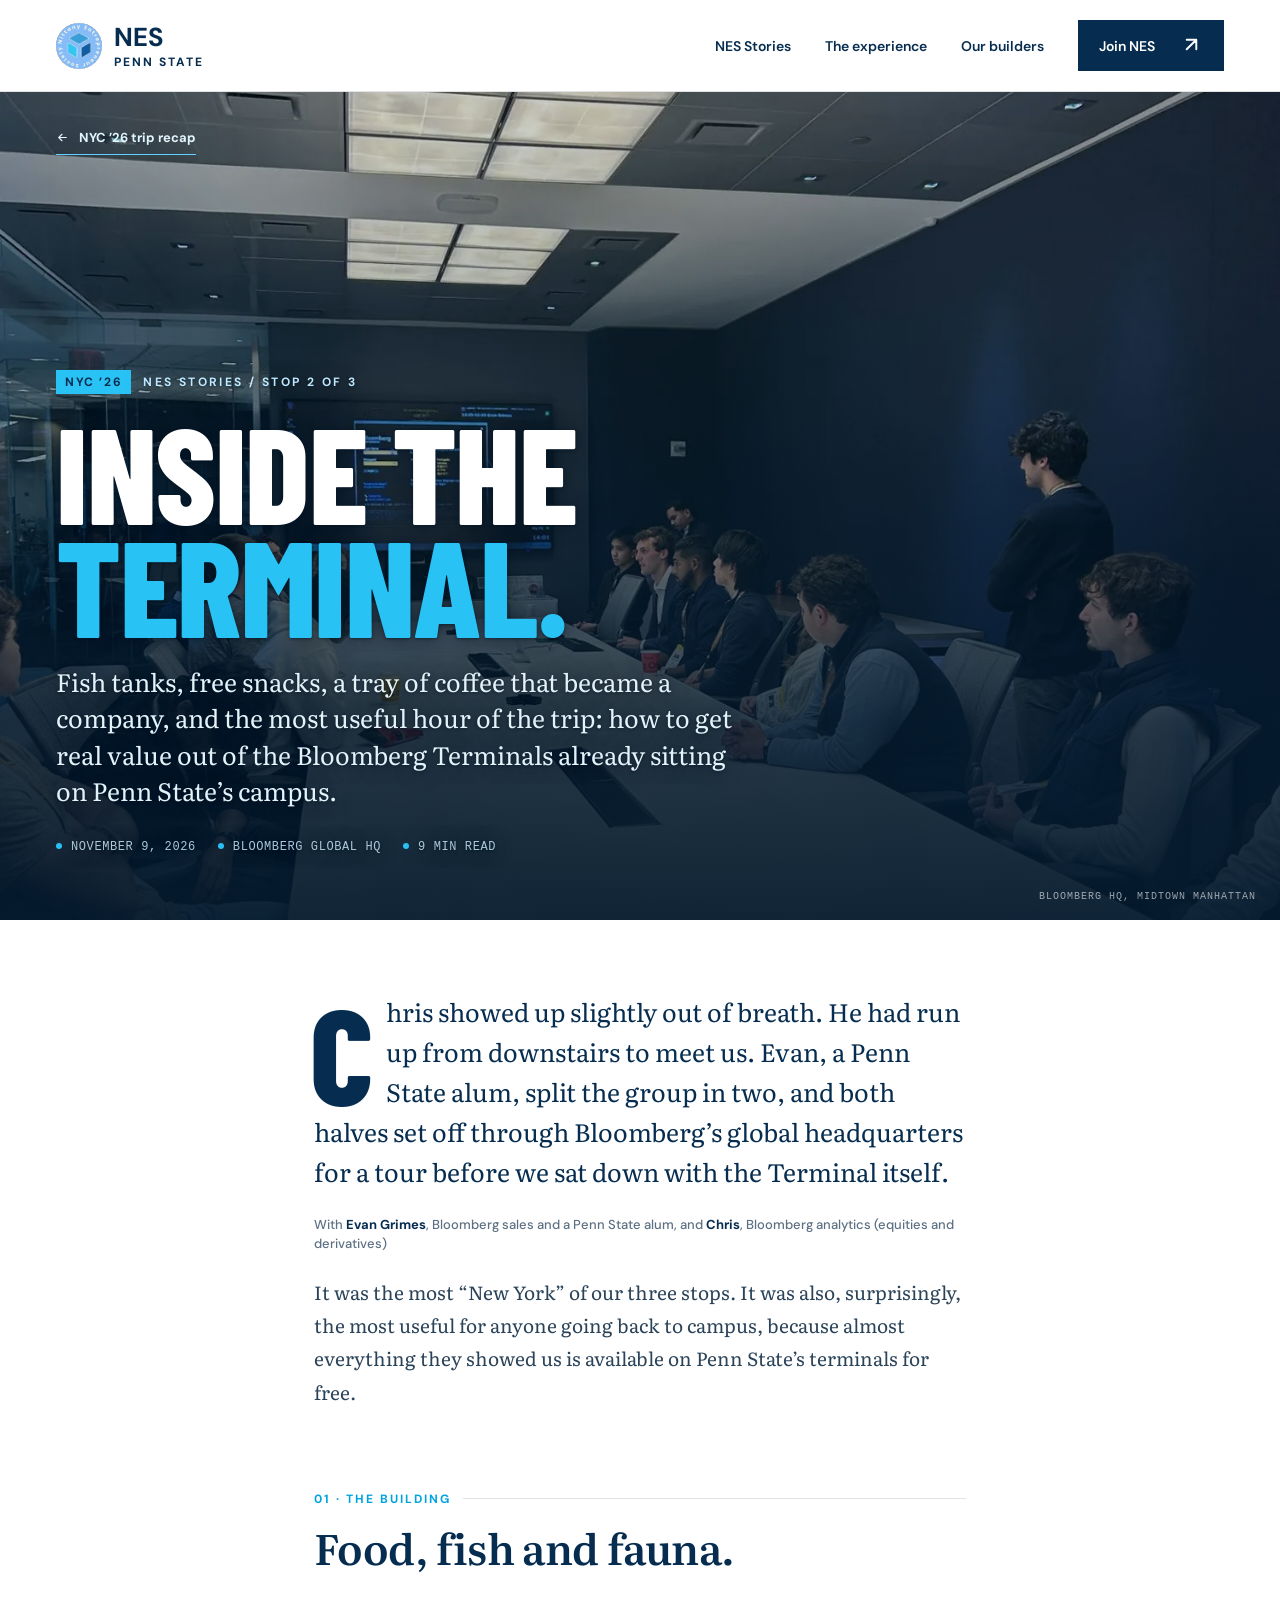
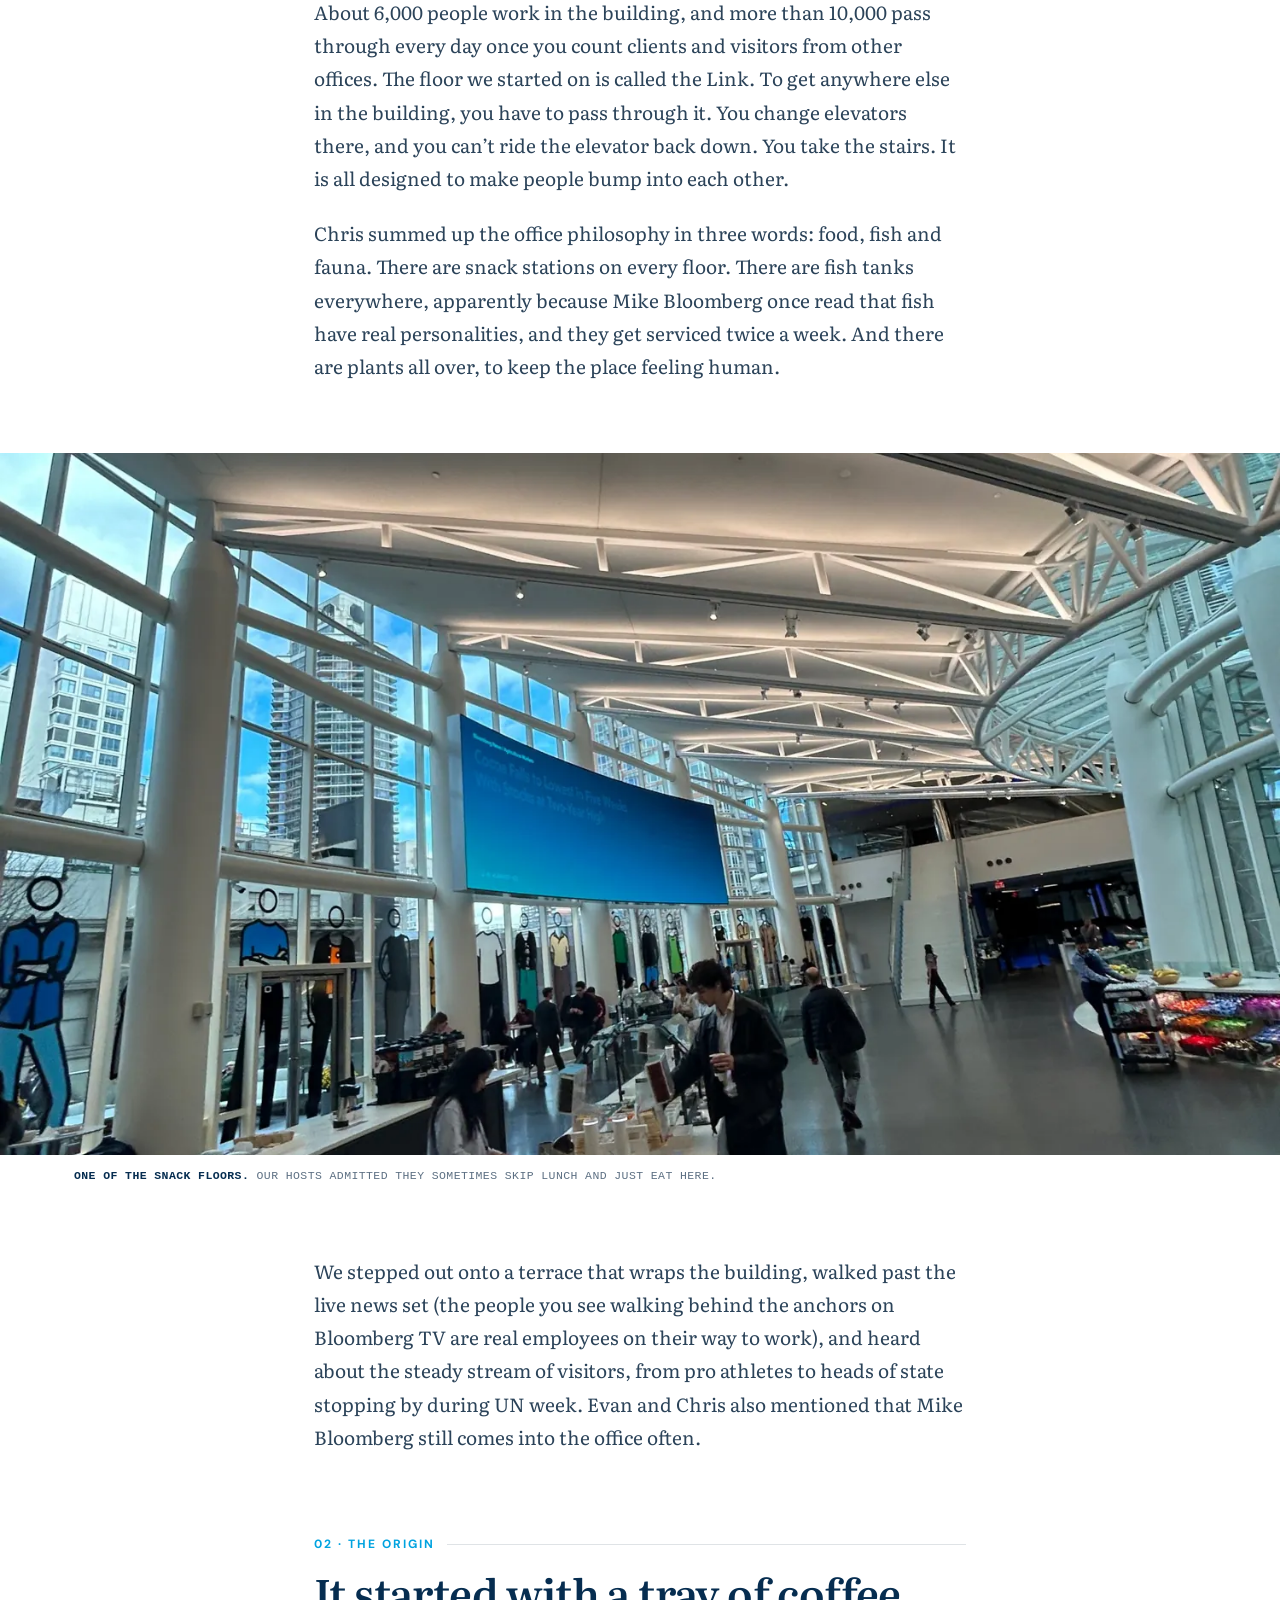
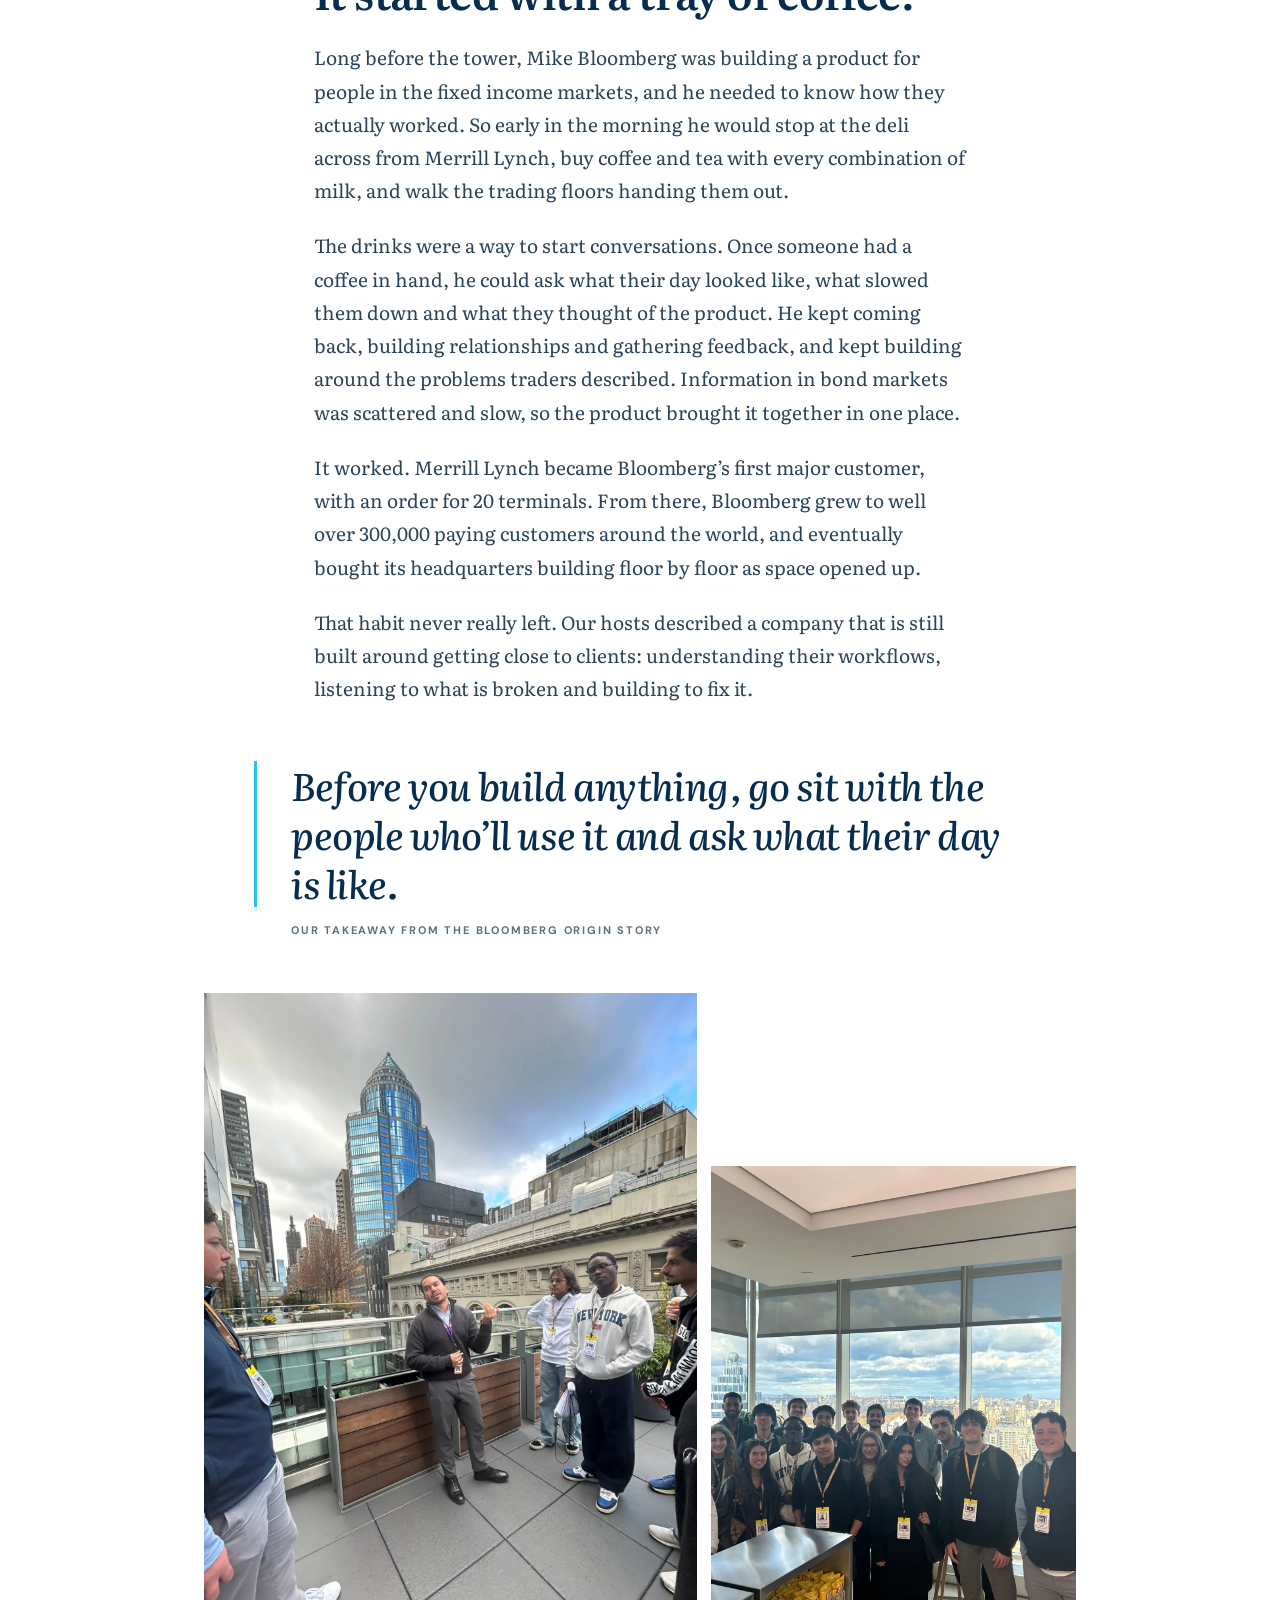
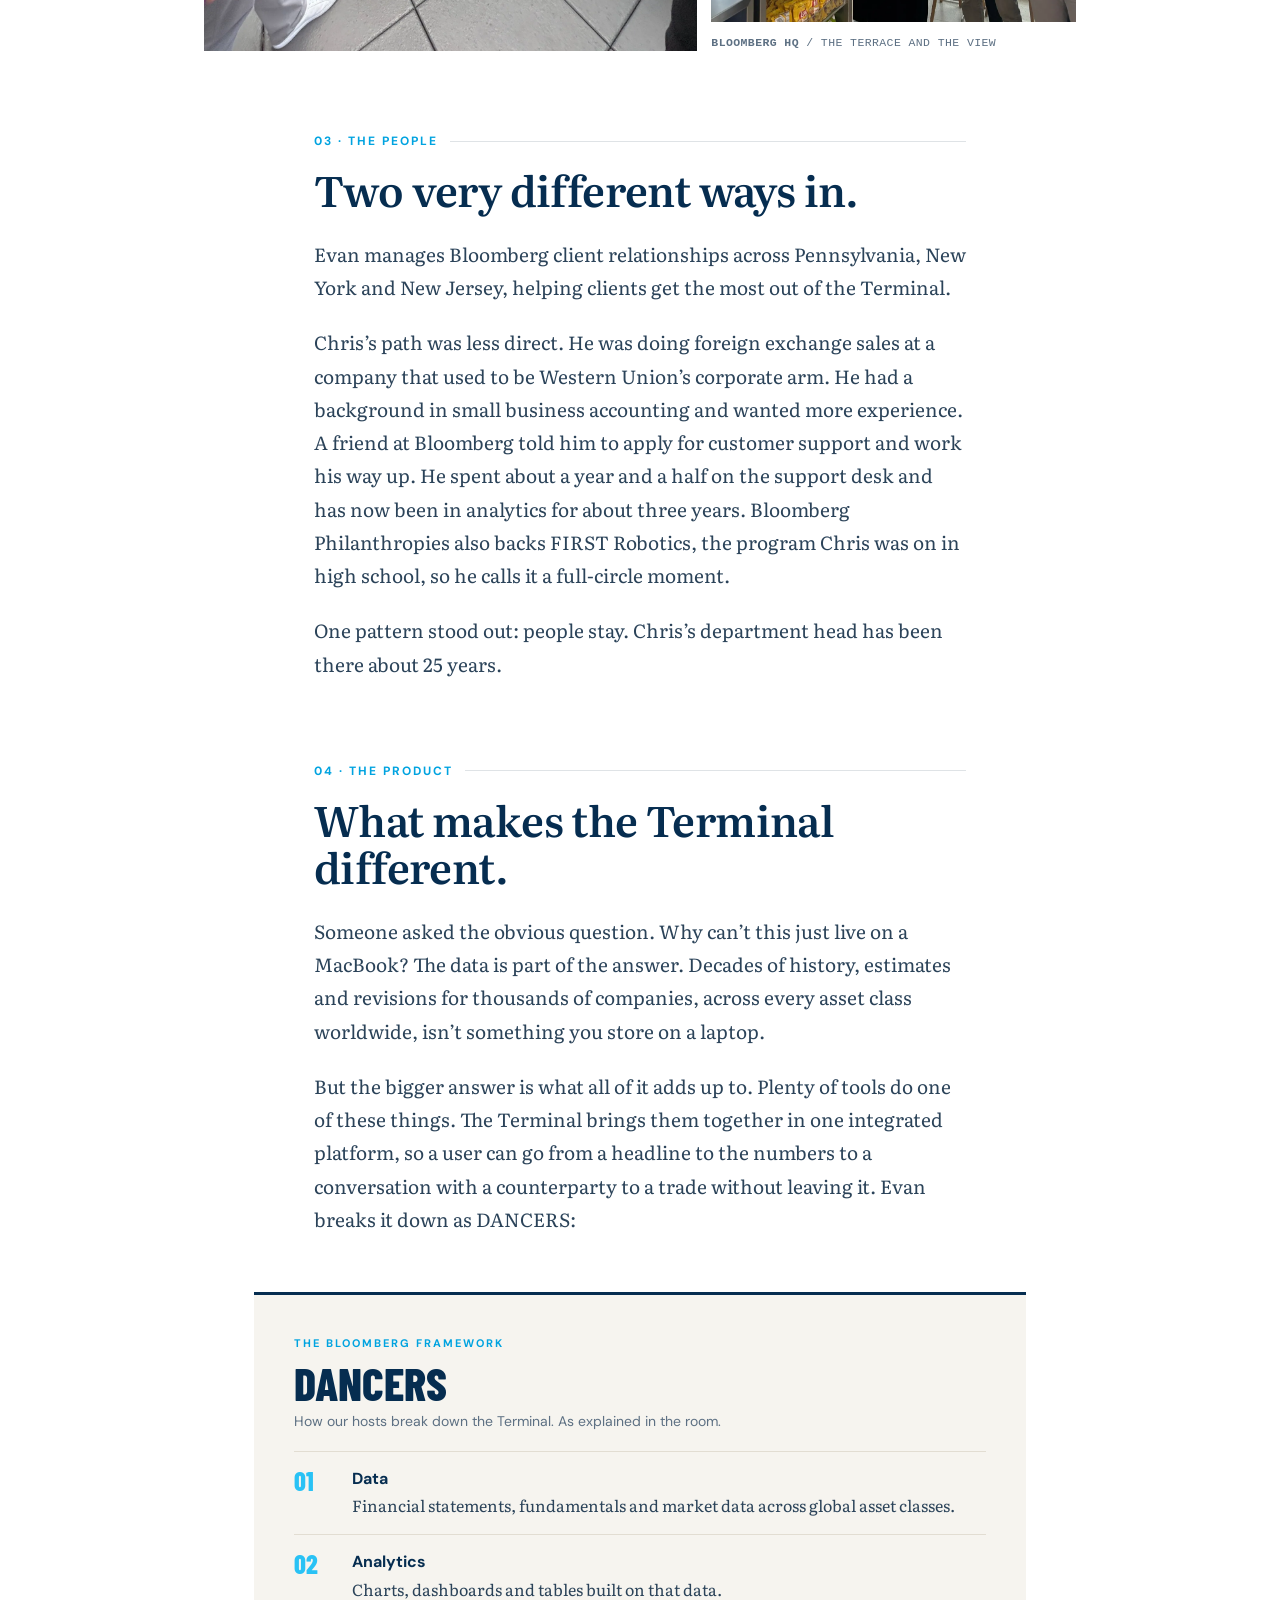
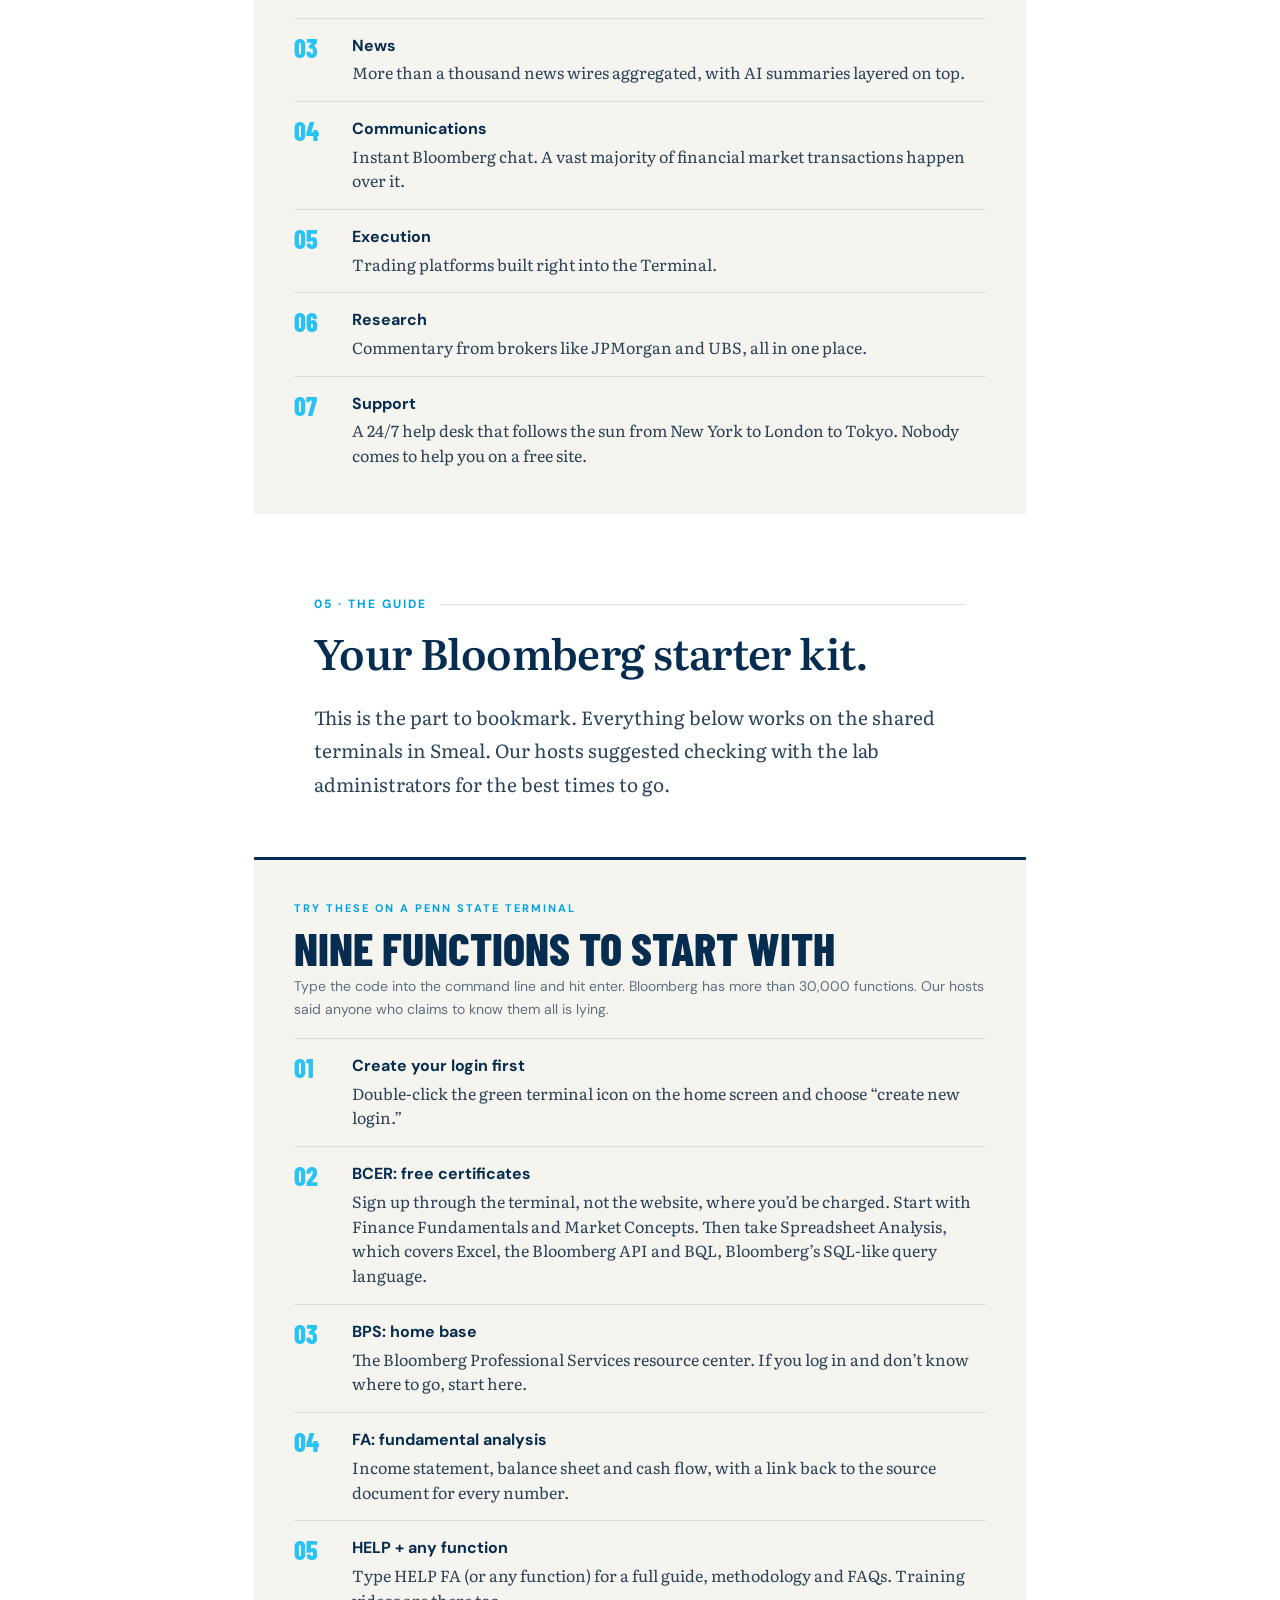
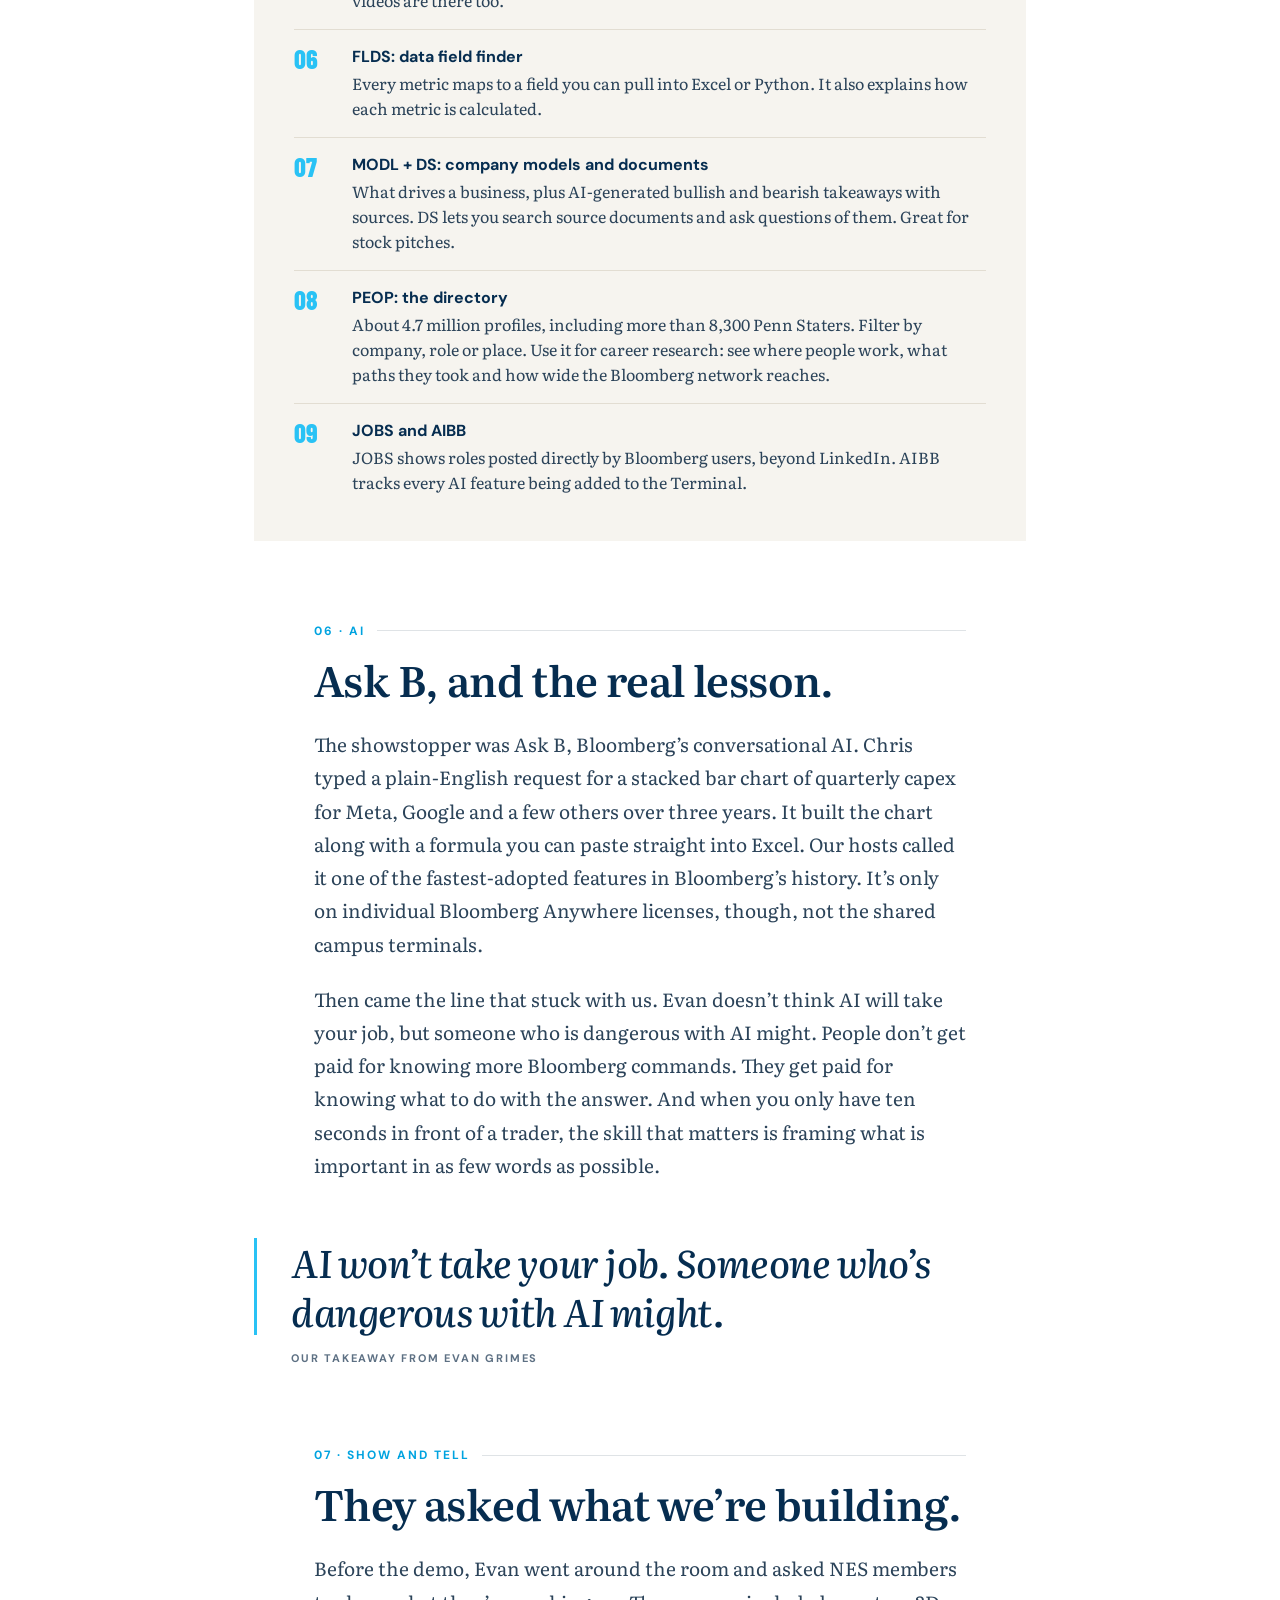
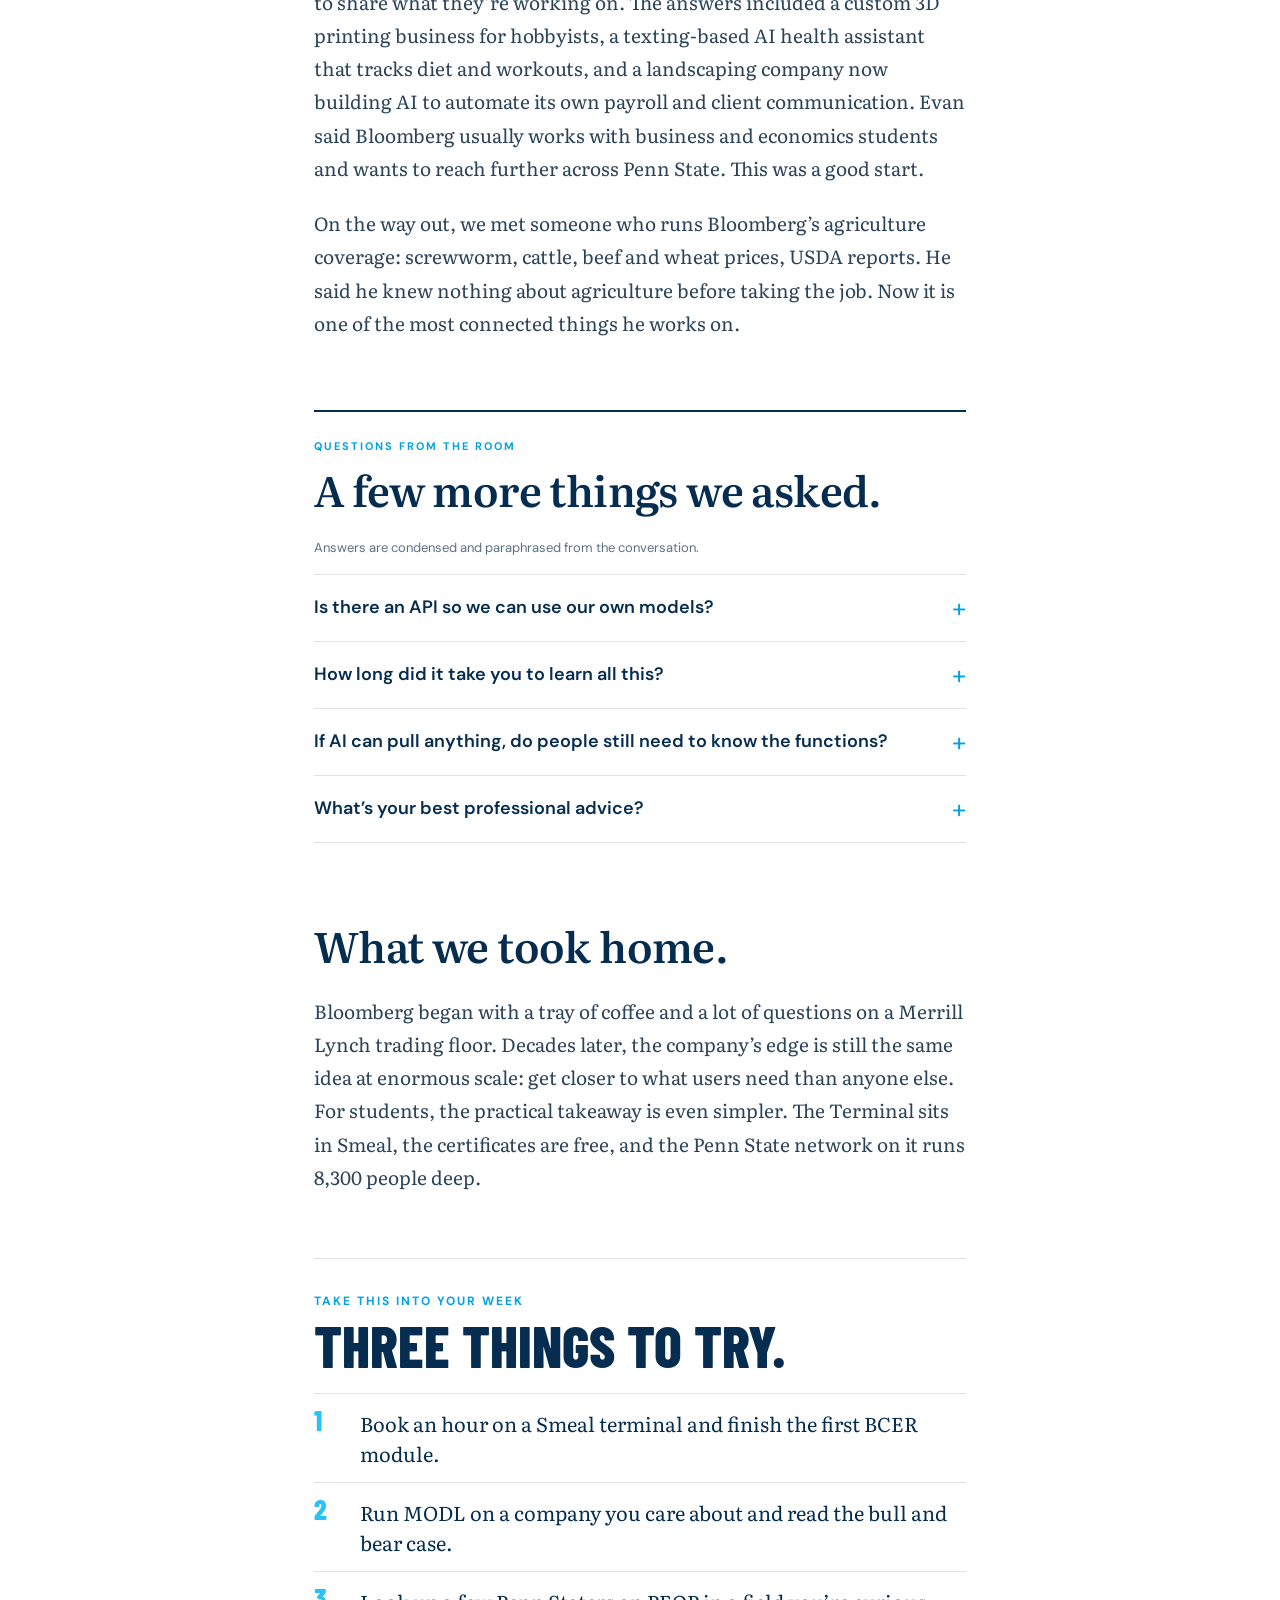
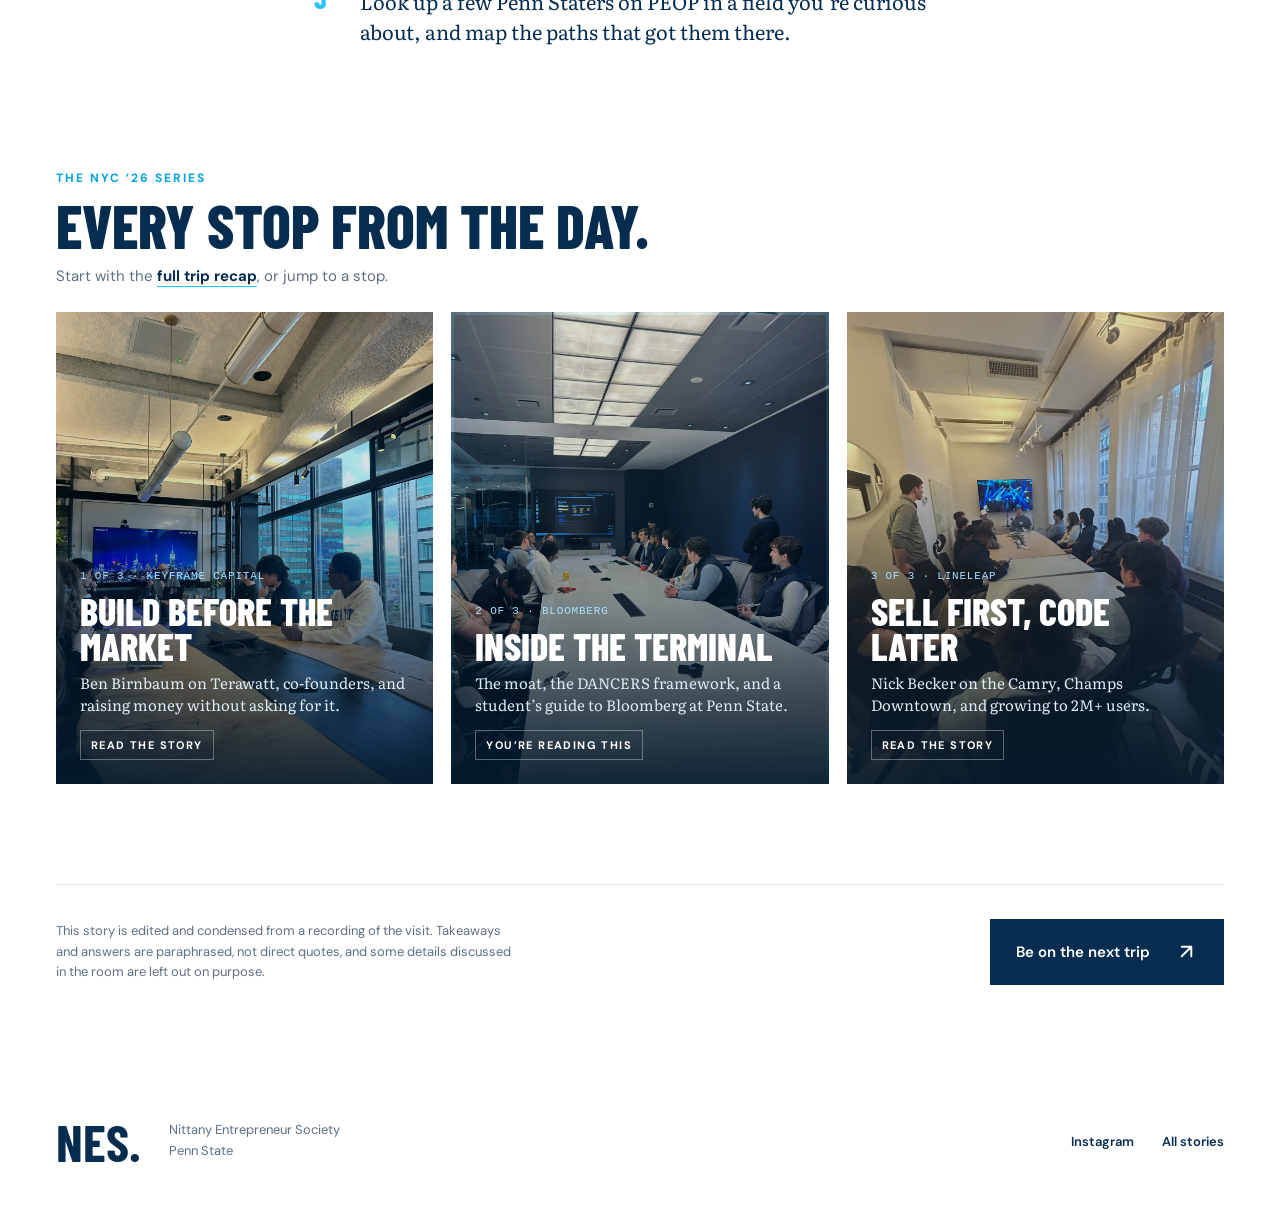
<file: notes/bloomberg-2026-11-09/index.html>
<!doctype html>
<html lang="en">
<head>
<meta charset="utf-8"><meta name="viewport" content="width=device-width,initial-scale=1"><meta name="theme-color" content="#062d50">
<title>Inside the Terminal: NES at Bloomberg — NES Stories</title>
<meta name="description" content="A tour of Bloomberg's global headquarters, the DANCERS framework, and a student's starter kit for the Bloomberg Terminal at Penn State.">
<meta property="og:type" content="article"><meta property="og:title" content="Inside the Terminal: NES at Bloomberg"><meta property="og:description" content="A tour of Bloomberg's global headquarters, the DANCERS framework, and a student's starter kit for the Bloomberg Terminal at Penn State."><meta property="og:image" content="https://nespennstate.com/assets/nyc26/bloomberg-terminal.webp">
<link rel="icon" href="../../assets/logo.png"><link rel="preconnect" href="https://fonts.googleapis.com"><link rel="preconnect" href="https://fonts.gstatic.com" crossorigin>
<link href="https://fonts.googleapis.com/css2?family=Barlow+Condensed:wght@600;700;800&family=DM+Sans:wght@400;500;600;700&family=Literata:ital,opsz,wght@0,7..72,400;0,7..72,500;0,7..72,600;1,7..72,500&display=swap" rel="stylesheet">
<link rel="stylesheet" href="../../style.css?v=14"><link rel="stylesheet" href="../../notes.css?v=7"><link rel="stylesheet" href="../../story.css?v=2"><script src="../../notes.js" defer></script><script src="../../story.js" defer></script>
</head>
<body class="story-page"><div class="story-progress" id="story-progress" aria-hidden="true"></div><a class="skip" href="#main">Skip to content</a>
<header class="nav"><a class="brand" href="../../" aria-label="NES home"><img src="../../assets/logo.png" alt="" width="447" height="447"><span>NES<span class="brand-sub">PENN STATE</span></span></a><nav aria-label="Main navigation"><a href="../">NES Stories</a><a href="../../#experience">The experience</a><a href="../../#builders">Our builders</a><a class="join small" href="https://groupme.com/join_group/85302502/joHVKt0b" target="_blank" rel="noopener noreferrer">Join NES <span aria-hidden="true"><svg class="ui-icon" viewBox="0 0 24 24" fill="none" stroke="currentColor" stroke-width="2" stroke-linecap="round" stroke-linejoin="round" aria-hidden="true" focusable="false"><path d="M7 17 17 7M7 7h10v10"/></svg></span></a></nav></header>
<main id="main">
<section class="cover">
  <img src="../../assets/nyc26/bloomberg-terminal.webp" alt="NES members around a long white conference table at Bloomberg, with a Bloomberg Terminal login on the screen" fetchpriority="high">
  <div class="cover-top"><div class="wrap"><a class="notes-back" href="../nyc-trip-2026-11-09/"><span aria-hidden="true"><svg class="ui-icon" viewBox="0 0 24 24" fill="none" stroke="currentColor" stroke-width="2" stroke-linecap="round" stroke-linejoin="round" aria-hidden="true" focusable="false"><path d="M19 12H5m6-6-6 6 6 6"/></svg></span> NYC ’26 trip recap</a></div></div>
  <div class="wrap">
    <div class="cover-kicker"><b>NYC ’26</b>NES Stories / Stop 2 of 3</div>
    <h1>Inside the<br><em>Terminal.</em></h1>
    <p class="cover-deck">Fish tanks, free snacks, a tray of coffee that became a company, and the most useful hour of the trip: how to get real value out of the Bloomberg Terminals already sitting on Penn State’s campus.</p>
    <div class="cover-meta"><span>November 9, 2026</span><span>Bloomberg global HQ</span><span>9 min read</span></div>
  </div>
  <span class="cover-credit">Bloomberg HQ, Midtown Manhattan</span>
</section>
<article class="story-body" aria-label="Story">
  <div class="col">
    <p class="lede">Chris showed up slightly out of breath. He had run up from downstairs to meet us. Evan, a Penn State alum, split the group in two, and both halves set off through Bloomberg’s global headquarters for a tour before we sat down with the Terminal itself.</p>
    <p class="host">With <b>Evan Grimes</b>, Bloomberg sales and a Penn State alum, and <b>Chris</b>, Bloomberg analytics (equities and derivatives)</p>
    <p>It was the most “New York” of our three stops. It was also, surprisingly, the most useful for anyone going back to campus, because almost everything they showed us is available on Penn State’s terminals for free.</p>

    <div class="chapter-tag">01 · The building</div>
    <h2>Food, fish and fauna.</h2>
    <p>About 6,000 people work in the building, and more than 10,000 pass through every day once you count clients and visitors from other offices. The floor we started on is called the Link. To get anywhere else in the building, you have to pass through it. You change elevators there, and you can’t ride the elevator back down. You take the stairs. It is all designed to make people bump into each other.</p>
    <p>Chris summed up the office philosophy in three words: food, fish and fauna. There are snack stations on every floor. There are fish tanks everywhere, apparently because Mike Bloomberg once read that fish have real personalities, and they get serviced twice a week. And there are plants all over, to keep the place feeling human.</p>
  </div>

  <figure class="bleed"><img src="../../assets/nyc26/bloomberg-atrium.webp" alt="The glass-walled Bloomberg pantry with snack counters and a curved news display" loading="lazy" style="object-position:center 55%"><figcaption><b>One of the snack floors.</b> Our hosts admitted they sometimes skip lunch and just eat here.</figcaption></figure>

  <div class="col">
    <p>We stepped out onto a terrace that wraps the building, walked past the live news set (the people you see walking behind the anchors on Bloomberg TV are real employees on their way to work), and heard about the steady stream of visitors, from pro athletes to heads of state stopping by during UN week. Evan and Chris also mentioned that Mike Bloomberg still comes into the office often.</p>

    <div class="chapter-tag">02 · The origin</div>
    <h2>It started with a tray of coffee.</h2>
    <p>Long before the tower, Mike Bloomberg was building a product for people in the fixed income markets, and he needed to know how they actually worked. So early in the morning he would stop at the deli across from Merrill Lynch, buy coffee and tea with every combination of milk, and walk the trading floors handing them out.</p>
    <p>The drinks were a way to start conversations. Once someone had a coffee in hand, he could ask what their day looked like, what slowed them down and what they thought of the product. He kept coming back, building relationships and gathering feedback, and kept building around the problems traders described. Information in bond markets was scattered and slow, so the product brought it together in one place.</p>
    <p>It worked. Merrill Lynch became Bloomberg’s first major customer, with an order for 20 terminals. From there, Bloomberg grew to well over 300,000 paying customers around the world, and eventually bought its headquarters building floor by floor as space opened up.</p>
    <p>That habit never really left. Our hosts described a company that is still built around getting close to clients: understanding their workflows, listening to what is broken and building to fix it.</p>
    <blockquote class="pull"><p>Before you build anything, go sit with the people who’ll use it and ask what their day is like.</p><cite>Our takeaway from the Bloomberg origin story</cite></blockquote>

    <div class="duo">
      <figure class="tall"><img src="../../assets/nyc26/bloomberg-terrace.webp" alt="A Bloomberg host talking with NES members on a terrace above Midtown" loading="lazy"></figure>
      <figure class="short"><img src="../../assets/nyc26/bloomberg-central-park.webp" alt="NES members with visitor badges in front of windows overlooking Central Park" loading="lazy"><figcaption><b>Bloomberg HQ</b> / the terrace and the view</figcaption></figure>
    </div>

    <div class="chapter-tag">03 · The people</div>
    <h2>Two very different ways in.</h2>
    <p>Evan manages Bloomberg client relationships across Pennsylvania, New York and New Jersey, helping clients get the most out of the Terminal.</p>
    <p>Chris’s path was less direct. He was doing foreign exchange sales at a company that used to be Western Union’s corporate arm. He had a background in small business accounting and wanted more experience. A friend at Bloomberg told him to apply for customer support and work his way up. He spent about a year and a half on the support desk and has now been in analytics for about three years. Bloomberg Philanthropies also backs FIRST Robotics, the program Chris was on in high school, so he calls it a full-circle moment.</p>
    <p>One pattern stood out: people stay. Chris’s department head has been there about 25 years.</p>

    <div class="chapter-tag">04 · The product</div>
    <h2>What makes the Terminal different.</h2>
    <p>Someone asked the obvious question. Why can’t this just live on a MacBook? The data is part of the answer. Decades of history, estimates and revisions for thousands of companies, across every asset class worldwide, isn’t something you store on a laptop.</p>
    <p>But the bigger answer is what all of it adds up to. Plenty of tools do one of these things. The Terminal brings them together in one integrated platform, so a user can go from a headline to the numbers to a conversation with a counterparty to a trade without leaving it. Evan breaks it down as DANCERS:</p>

    <div class="playbook">
      <small>The Bloomberg framework</small>
      <h3>DANCERS</h3>
      <p>How our hosts break down the Terminal. As explained in the room.</p>
      <ol>
        <li><b>Data</b><span>Financial statements, fundamentals and market data across global asset classes.</span></li>
        <li><b>Analytics</b><span>Charts, dashboards and tables built on that data.</span></li>
        <li><b>News</b><span>More than a thousand news wires aggregated, with AI summaries layered on top.</span></li>
        <li><b>Communications</b><span>Instant Bloomberg chat. A vast majority of financial market transactions happen over it.</span></li>
        <li><b>Execution</b><span>Trading platforms built right into the Terminal.</span></li>
        <li><b>Research</b><span>Commentary from brokers like JPMorgan and UBS, all in one place.</span></li>
        <li><b>Support</b><span>A 24/7 help desk that follows the sun from New York to London to Tokyo. Nobody comes to help you on a free site.</span></li>
      </ol>
    </div>

    <div class="chapter-tag">05 · The guide</div>
    <h2>Your Bloomberg starter kit.</h2>
    <p>This is the part to bookmark. Everything below works on the shared terminals in Smeal. Our hosts suggested checking with the lab administrators for the best times to go.</p>

    <div class="playbook">
      <small>Try these on a Penn State terminal</small>
      <h3>Nine functions to start with</h3>
      <p>Type the code into the command line and hit enter. Bloomberg has more than 30,000 functions. Our hosts said anyone who claims to know them all is lying.</p>
      <ol>
        <li><b>Create your login first</b><span>Double-click the green terminal icon on the home screen and choose “create new login.”</span></li>
        <li><b>BCER: free certificates</b><span>Sign up through the terminal, not the website, where you’d be charged. Start with Finance Fundamentals and Market Concepts. Then take Spreadsheet Analysis, which covers Excel, the Bloomberg API and BQL, Bloomberg’s SQL-like query language.</span></li>
        <li><b>BPS: home base</b><span>The Bloomberg Professional Services resource center. If you log in and don’t know where to go, start here.</span></li>
        <li><b>FA: fundamental analysis</b><span>Income statement, balance sheet and cash flow, with a link back to the source document for every number.</span></li>
        <li><b>HELP + any function</b><span>Type HELP FA (or any function) for a full guide, methodology and FAQs. Training videos are there too.</span></li>
        <li><b>FLDS: data field finder</b><span>Every metric maps to a field you can pull into Excel or Python. It also explains how each metric is calculated.</span></li>
        <li><b>MODL + DS: company models and documents</b><span>What drives a business, plus AI-generated bullish and bearish takeaways with sources. DS lets you search source documents and ask questions of them. Great for stock pitches.</span></li>
        <li><b>PEOP: the directory</b><span>About 4.7 million profiles, including more than 8,300 Penn Staters. Filter by company, role or place. Use it for career research: see where people work, what paths they took and how wide the Bloomberg network reaches.</span></li>
        <li><b>JOBS and AIBB</b><span>JOBS shows roles posted directly by Bloomberg users, beyond LinkedIn. AIBB tracks every AI feature being added to the Terminal.</span></li>
      </ol>
    </div>

    <div class="chapter-tag">06 · AI</div>
    <h2>Ask B, and the real lesson.</h2>
    <p>The showstopper was Ask B, Bloomberg’s conversational AI. Chris typed a plain-English request for a stacked bar chart of quarterly capex for Meta, Google and a few others over three years. It built the chart along with a formula you can paste straight into Excel. Our hosts called it one of the fastest-adopted features in Bloomberg’s history. It’s only on individual Bloomberg Anywhere licenses, though, not the shared campus terminals.</p>
    <p>Then came the line that stuck with us. Evan doesn’t think AI will take your job, but someone who is dangerous with AI might. People don’t get paid for knowing more Bloomberg commands. They get paid for knowing what to do with the answer. And when you only have ten seconds in front of a trader, the skill that matters is framing what is important in as few words as possible.</p>
    <blockquote class="pull"><p>AI won’t take your job. Someone who’s dangerous with AI might.</p><cite>Our takeaway from Evan Grimes</cite></blockquote>

    <div class="chapter-tag">07 · Show and tell</div>
    <h2>They asked what we’re building.</h2>
    <p>Before the demo, Evan went around the room and asked NES members to share what they’re working on. The answers included a custom 3D printing business for hobbyists, a texting-based AI health assistant that tracks diet and workouts, and a landscaping company now building AI to automate its own payroll and client communication. Evan said Bloomberg usually works with business and economics students and wants to reach further across Penn State. This was a good start.</p>
    <p>On the way out, we met someone who runs Bloomberg’s agriculture coverage: screwworm, cattle, beef and wheat prices, USDA reports. He said he knew nothing about agriculture before taking the job. Now it is one of the most connected things he works on.</p>

    <section class="qa" aria-labelledby="bbg-qa">
      <small>Questions from the room</small>
      <h2 id="bbg-qa">A few more things we asked.</h2>
      <p>Answers are condensed and paraphrased from the conversation.</p>
      <details><summary>Is there an API so we can use our own models?</summary><p>Yes. FLDS lists every field available through the API, and the Spreadsheet Analysis certificate walks through using it. Fields can refresh live. A fiscal-period-offset setting, for example, rolls automatically to the latest completed quarter.</p></details>
      <details><summary>How long did it take you to learn all this?</summary><p>They’re still learning. With 30,000+ functions, clients teach them new tricks all the time, and they called that the best part of the job.</p></details>
      <details><summary>If AI can pull anything, do people still need to know the functions?</summary><p>It doesn’t matter whether you know every function. It matters whether you make an impact. Use AI to free up time, then spend that time on the things only you can do.</p></details>
      <details><summary>What’s your best professional advice?</summary><p>Reputation. It takes a lifetime to build and one day to lose. Lead with honesty and integrity, treat people fairly, collaborate, and show up with a good attitude. Evan said they sound like playground rules, and they still apply after you graduate.</p></details>
    </section>

    <h2>What we took home.</h2>
    <p>Bloomberg began with a tray of coffee and a lot of questions on a Merrill Lynch trading floor. Decades later, the company’s edge is still the same idea at enormous scale: get closer to what users need than anyone else. For students, the practical takeaway is even simpler. The Terminal sits in Smeal, the certificates are free, and the Penn State network on it runs 8,300 people deep.</p>

    <div class="reflect">
      <div class="eyebrow-s">Take this into your week</div>
      <h2>Three things to try.</h2>
      <ol>
        <li>Book an hour on a Smeal terminal and finish the first BCER module.</li>
        <li>Run MODL on a company you care about and read the bull and bear case.</li>
        <li>Look up a few Penn Staters on PEOP in a field you’re curious about, and map the paths that got them there.</li>
      </ol>
    </div>
  </div>

</article>
<section class="series wrap" aria-labelledby="series-title">
  <div class="eyebrow-s">The NYC ’26 series</div>
  <h2 id="series-title" style="font:800 clamp(40px,5vw,60px)/.9 'Barlow Condensed',Impact,sans-serif;text-transform:uppercase;margin:12px 0 0">Every stop from the day.</h2>
  <p style="margin:14px 0 0;font-size:15px;color:#5d7083">Start with the <a href="../nyc-trip-2026-11-09/" style="color:#062d50;font-weight:700;border-bottom:1px solid #29c2f5">full trip recap</a>, or jump to a stop.</p>
  <div class="series-grid"><a class="series-card" href="../ben-birnbaum-2026-11-09/"><img src="../../assets/nyc26/keyframe-talk.webp" alt="" loading="lazy"><div><small>1 of 3 · Keyframe Capital</small><h3>Build before the market</h3><p>Ben Birnbaum on Terawatt, co-founders, and raising money without asking for it.</p><span class="soon">Read the story</span></div></a><a class="series-card current" href="../bloomberg-2026-11-09/"><img src="../../assets/nyc26/bloomberg-terminal.webp" alt="" loading="lazy"><div><small>2 of 3 · Bloomberg</small><h3>Inside the Terminal</h3><p>The moat, the DANCERS framework, and a student’s guide to Bloomberg at Penn State.</p><span class="soon">You’re reading this</span></div></a><a class="series-card" href="../lineleap-2026-11-09/"><img src="../../assets/nyc26/lineleap-room.webp" alt="" loading="lazy"><div><small>3 of 3 · LineLeap</small><h3>Sell first, code later</h3><p>Nick Becker on the Camry, Champs Downtown, and growing to 2M+ users.</p><span class="soon">Read the story</span></div></a></div>
</section>
<section class="wrap"><div class="story-end">
    <p>This story is edited and condensed from a recording of the visit. Takeaways and answers are paraphrased, not direct quotes, and some details discussed in the room are left out on purpose.</p>
    <a class="join" href="https://groupme.com/join_group/85302502/joHVKt0b" target="_blank" rel="noopener noreferrer">Be on the next trip <span aria-hidden="true"><svg class="ui-icon" viewBox="0 0 24 24" fill="none" stroke="currentColor" stroke-width="2" stroke-linecap="round" stroke-linejoin="round" aria-hidden="true" focusable="false"><path d="M7 17 17 7M7 7h10v10"/></svg></span></a>
</div></section>
</main>
<footer class="wrap"><a class="footer-brand" href="../../">NES.</a><p>Nittany Entrepreneur Society<br>Penn State</p><a href="https://www.instagram.com/nes_pennstate/" target="_blank" rel="noopener noreferrer">Instagram</a><a href="../">All stories</a></footer>
</body></html>
</file>
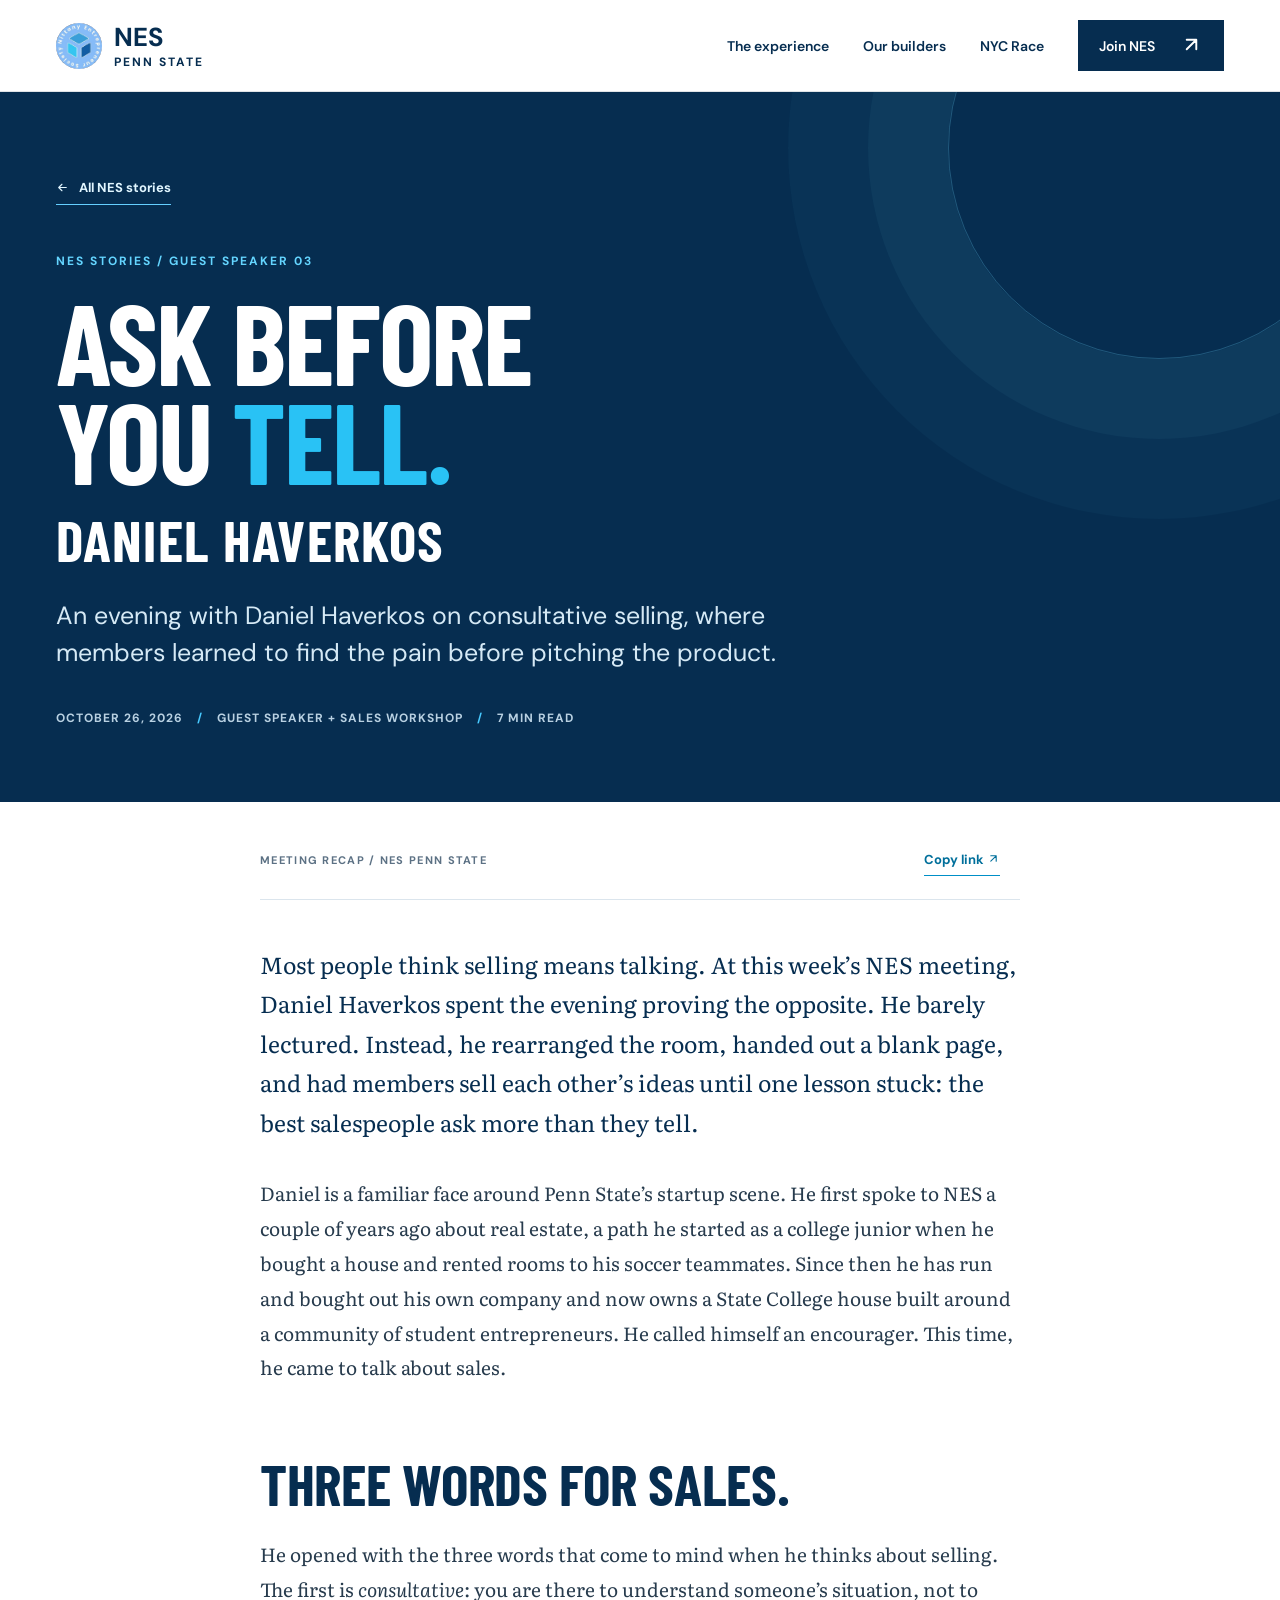
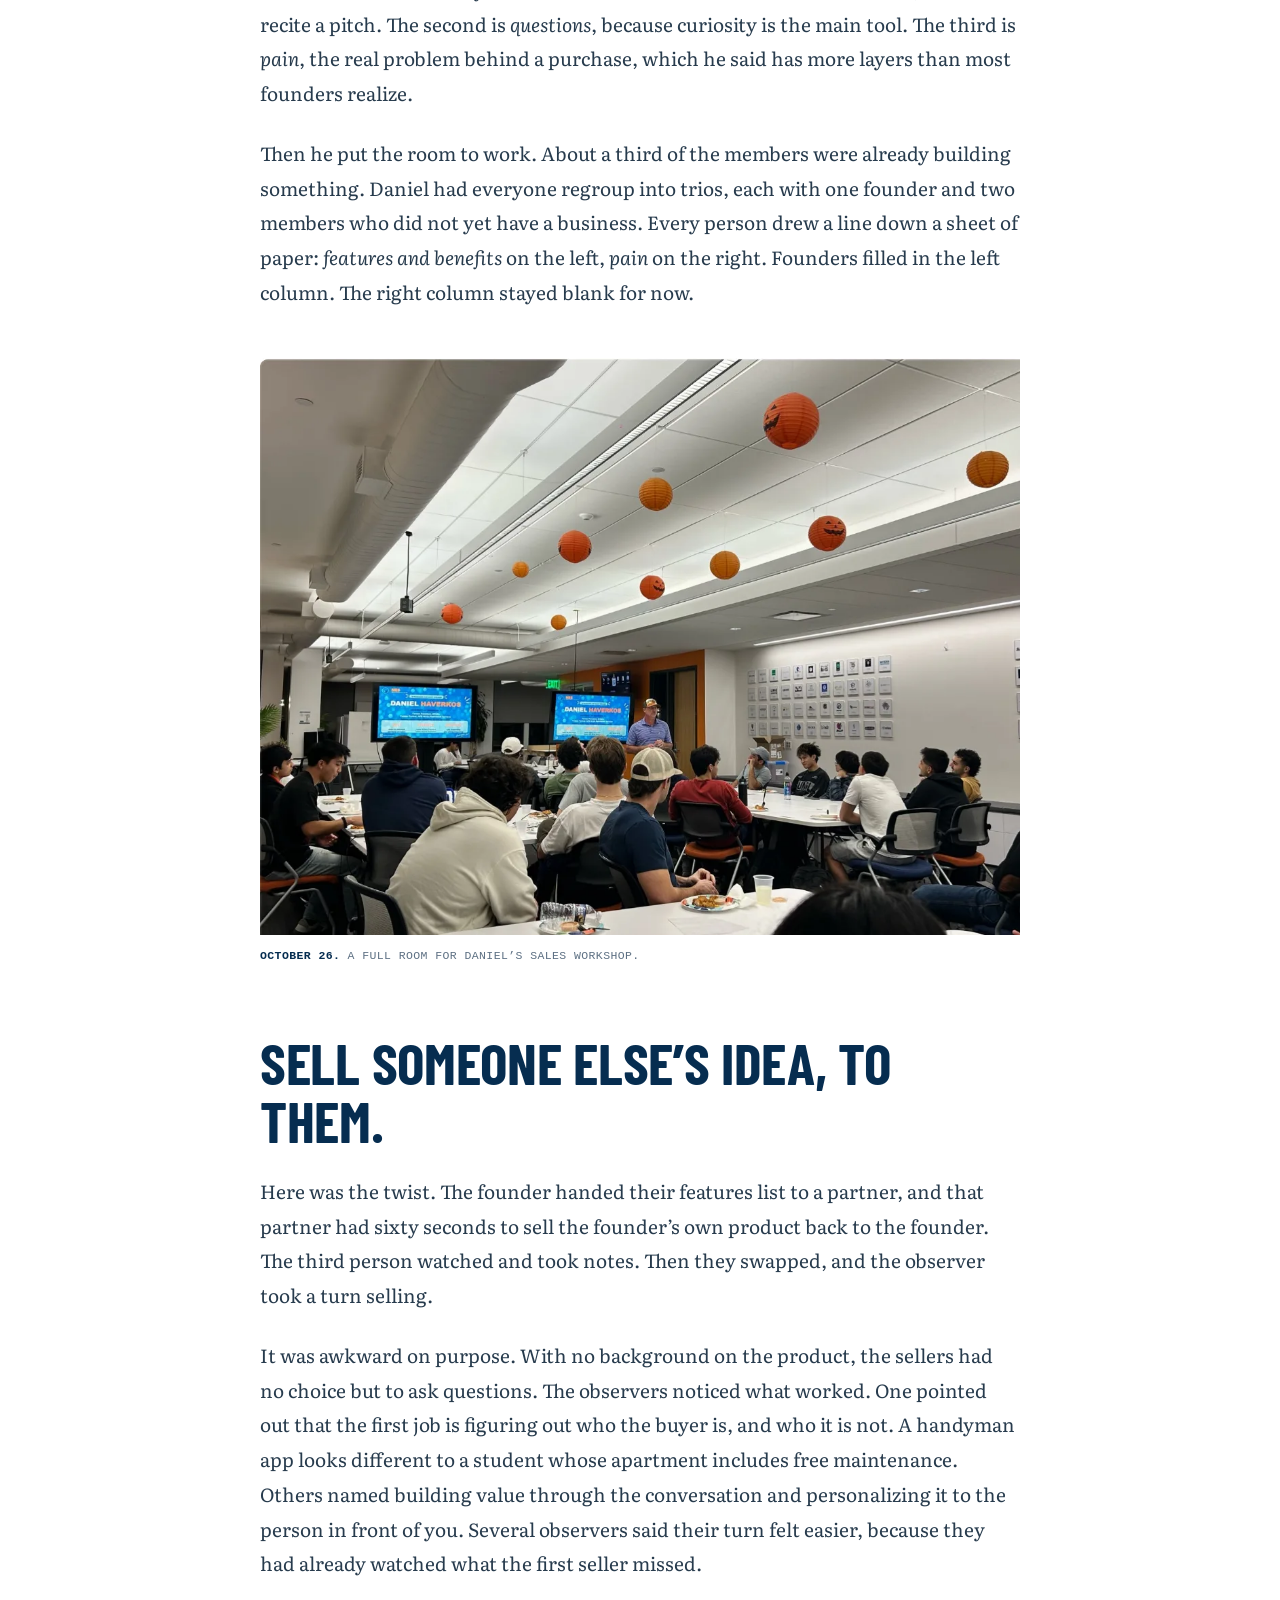
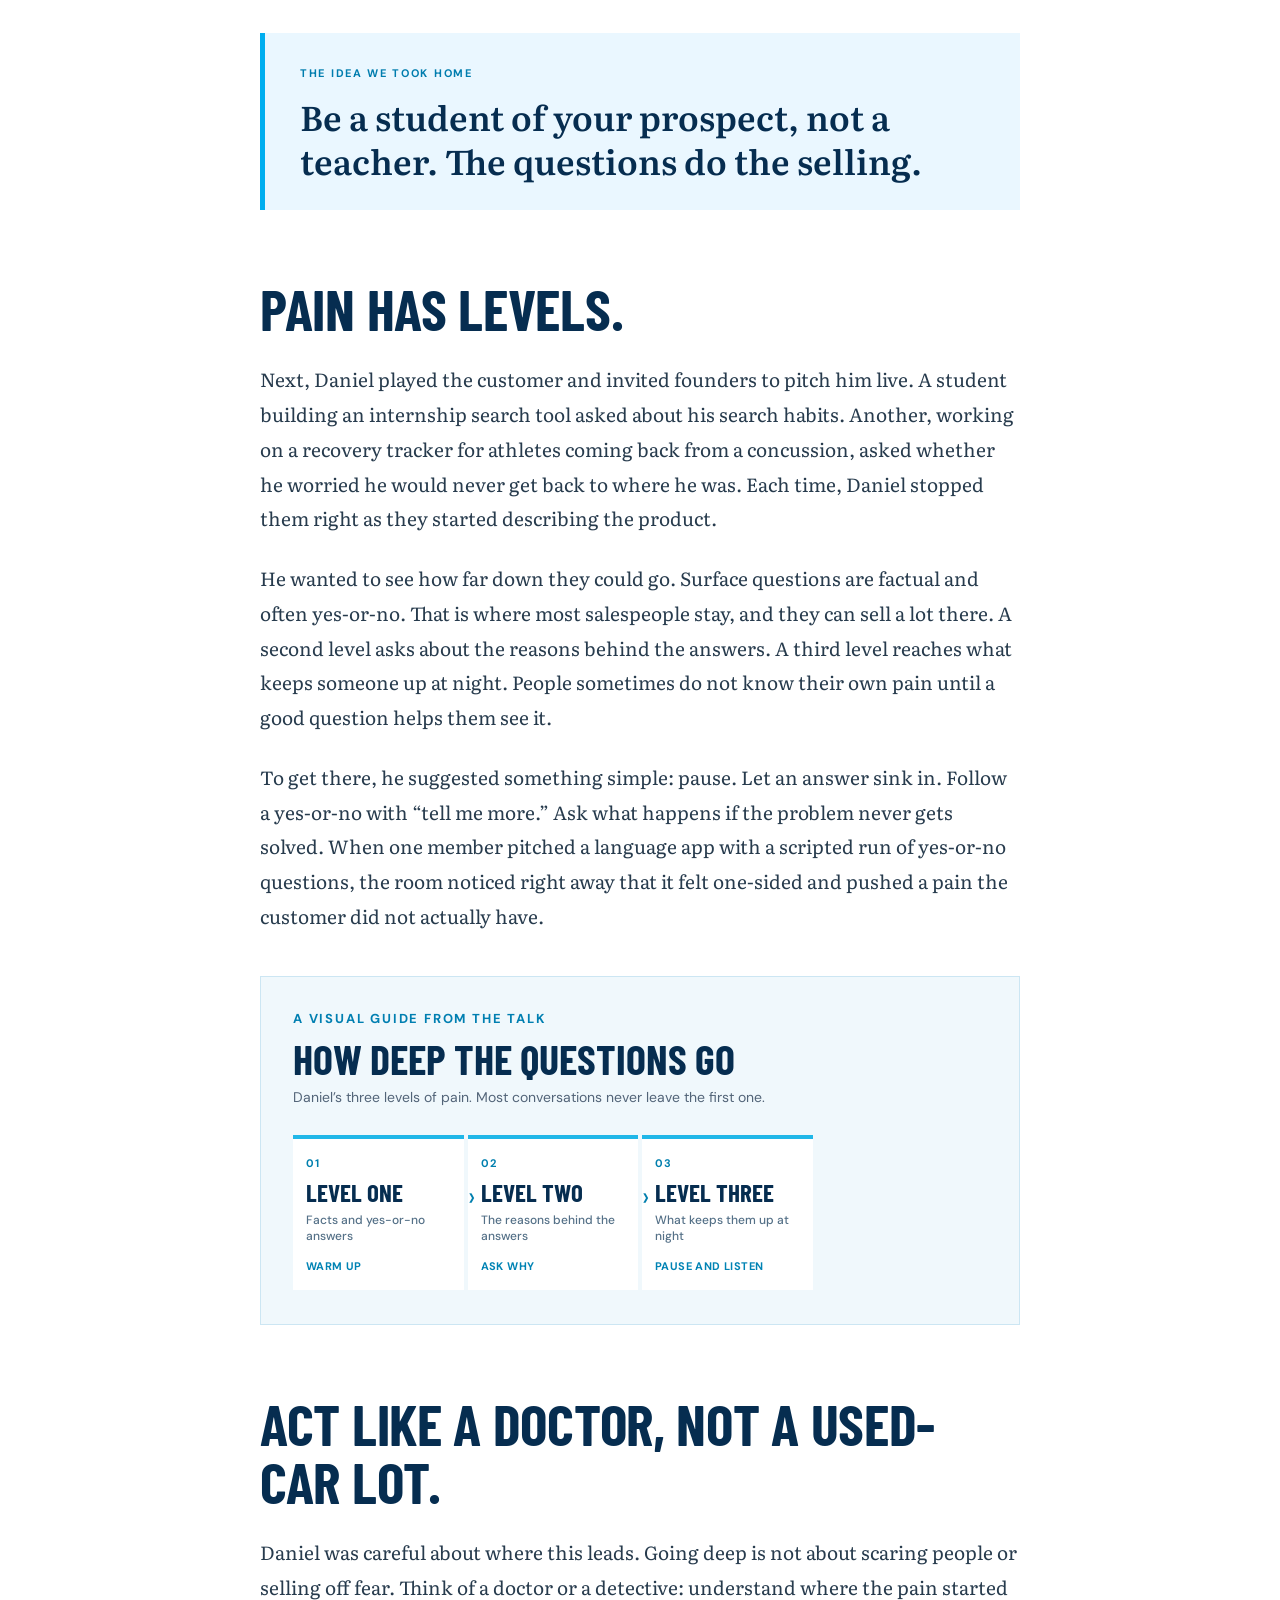
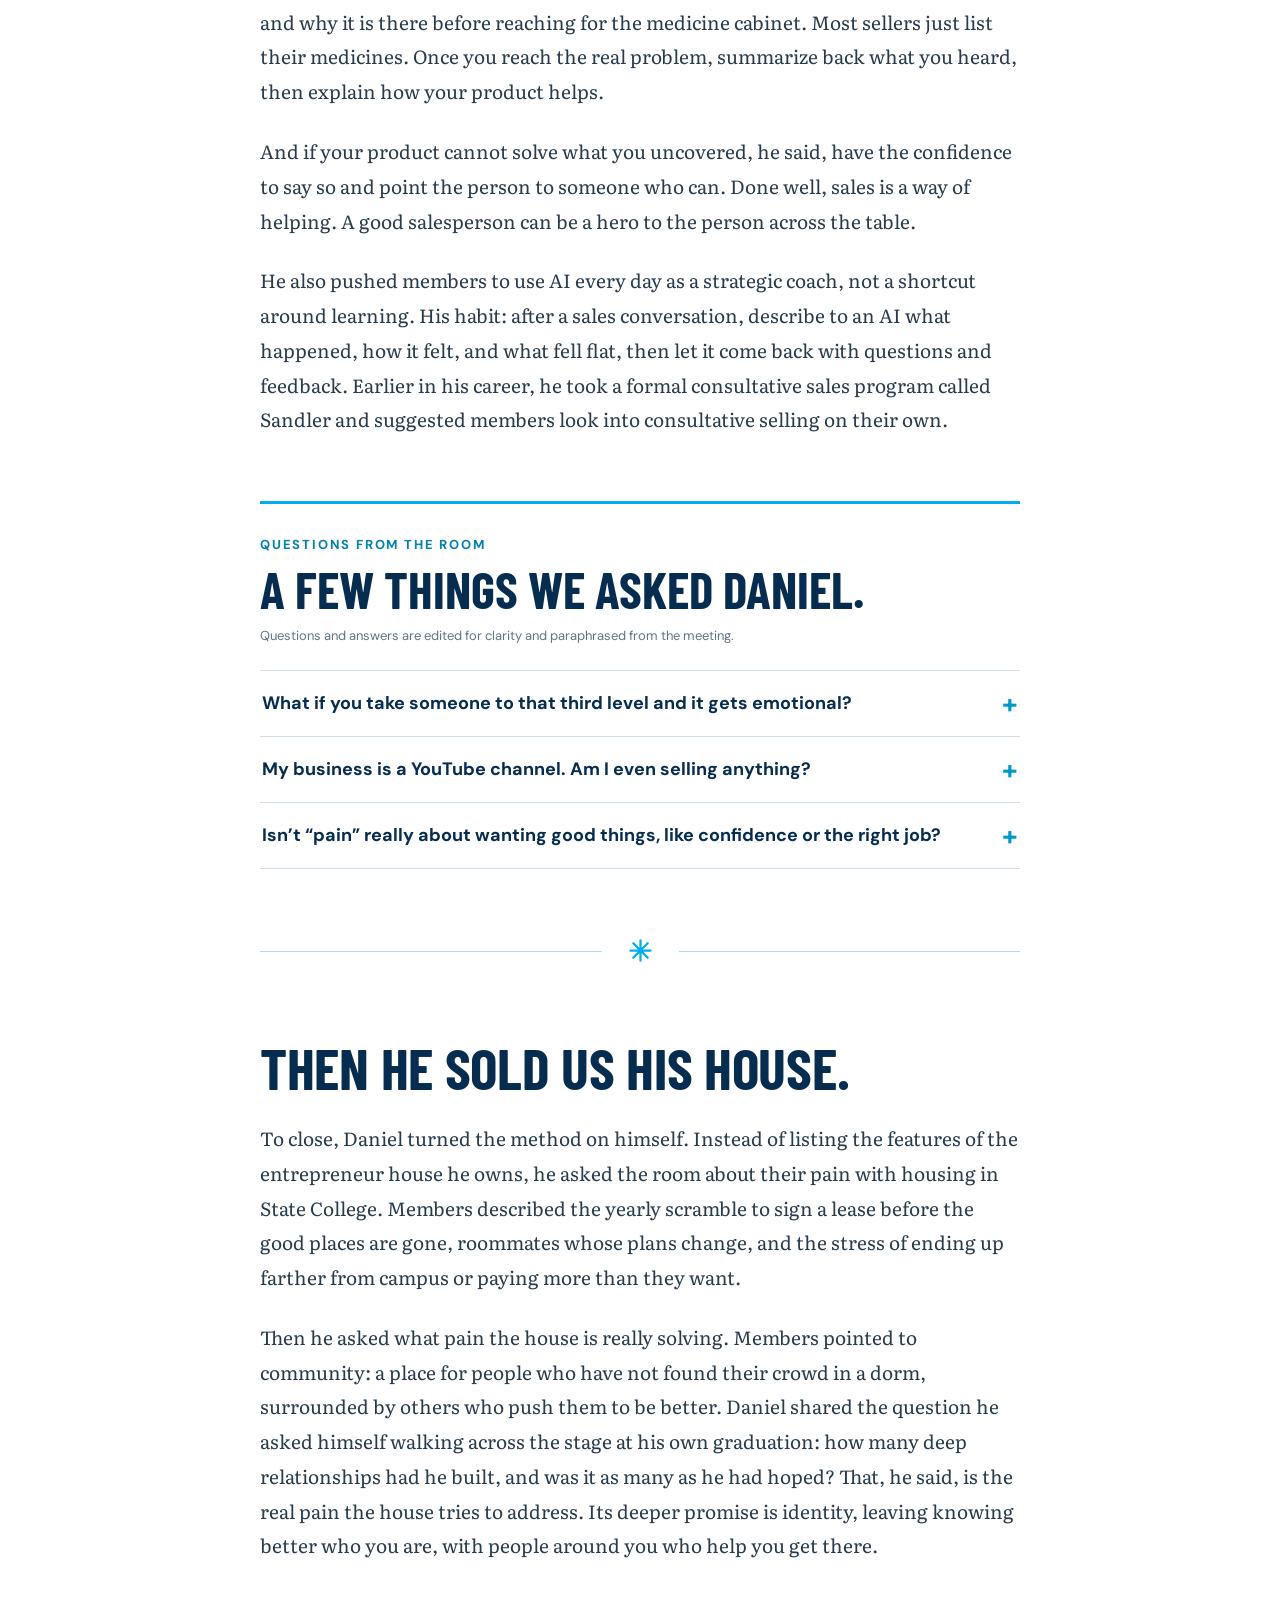
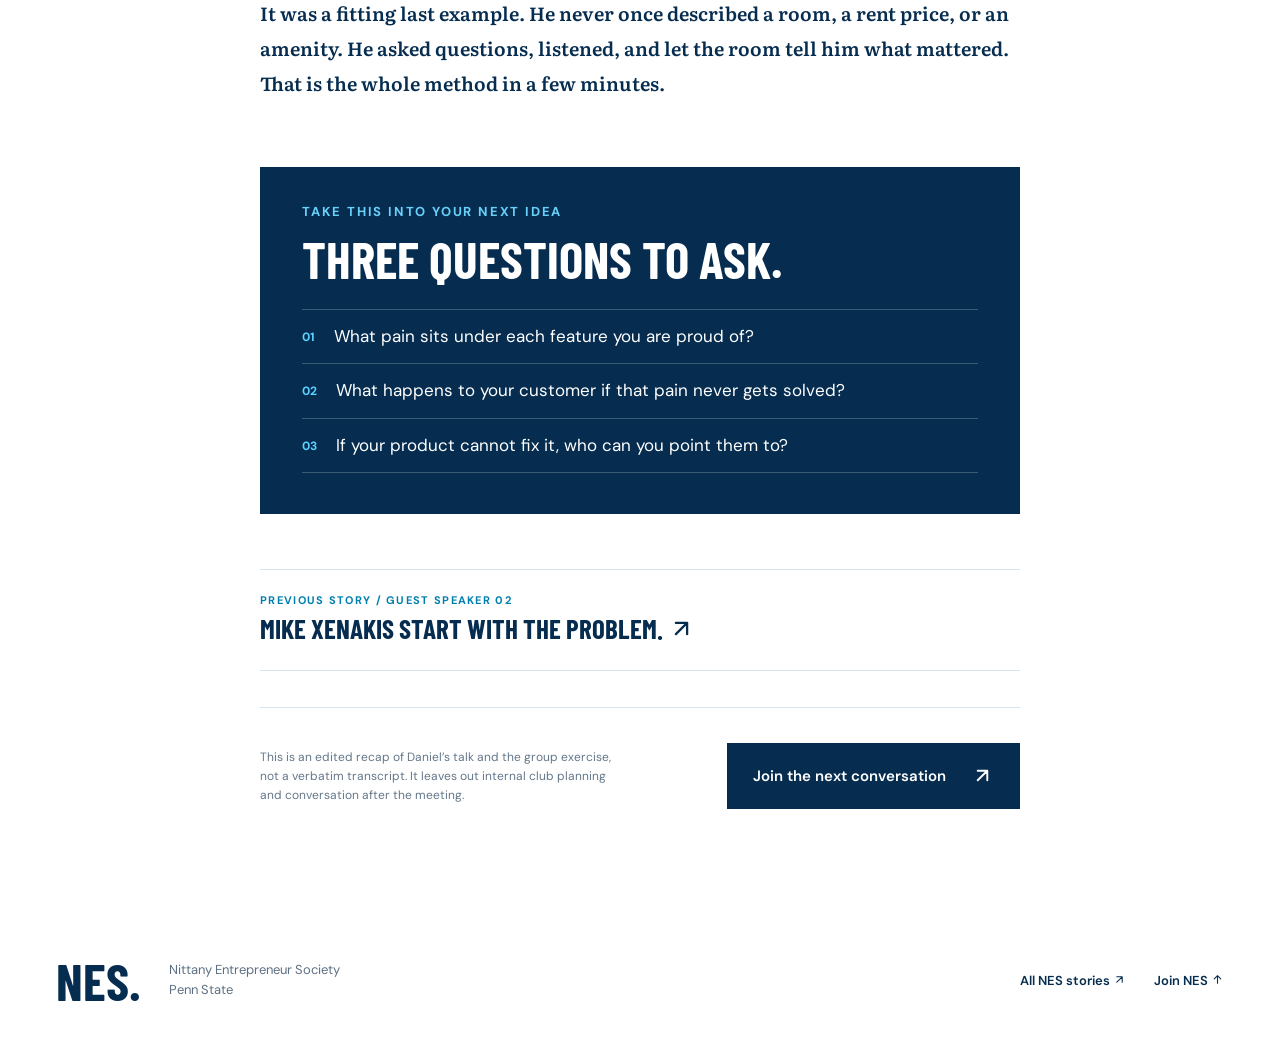
<file: notes/daniel-haverkos-2026-10-26/index.html>
<!doctype html>
<html lang="en">
<head>
<meta charset="utf-8"><meta name="viewport" content="width=device-width,initial-scale=1"><meta name="theme-color" content="#062d50">
<title>Daniel Haverkos Ask before you tell — NES Stories</title>
<meta name="description" content="A meeting recap from NES: Daniel Haverkos on consultative selling, the three levels of pain, and a hands-on sales exercise.">
<meta property="og:type" content="article"><meta property="og:title" content="Daniel Haverkos Ask before you tell — NES Stories"><meta property="og:description" content="What Daniel Haverkos taught us about selling by asking better questions.">
<link rel="icon" href="../../assets/logo.png"><link rel="preconnect" href="https://fonts.googleapis.com"><link rel="preconnect" href="https://fonts.gstatic.com" crossorigin>
<link href="https://fonts.googleapis.com/css2?family=Barlow+Condensed:wght@600;700;800&family=DM+Sans:wght@400;500;600;700&family=Literata:opsz,wght@7..72,400;7..72,500;7..72,600&display=swap" rel="stylesheet">
<link rel="stylesheet" href="../../style.css?v=14"><link rel="stylesheet" href="../../notes.css?v=7"><link rel="stylesheet" href="../../story.css?v=2"><script src="../../notes.js" defer></script>
</head>
<body><a class="skip" href="#main">Skip to content</a>
<header class="nav"><a class="brand" href="../../" aria-label="NES home"><img src="../../assets/logo.png" alt="" width="447" height="447"><span>NES<span class="brand-sub">PENN STATE</span></span></a><nav aria-label="Main navigation"><a href="../../#experience">The experience</a><a href="../../#builders">Our builders</a><a href="../../#nyc">NYC Race</a><a class="join small" href="https://groupme.com/join_group/85302502/joHVKt0b" target="_blank" rel="noopener noreferrer">Join NES <span aria-hidden="true"><svg class="ui-icon" viewBox="0 0 24 24" fill="none" stroke="currentColor" stroke-width="2" stroke-linecap="round" stroke-linejoin="round" aria-hidden="true" focusable="false"><path d="M7 17 17 7M7 7h10v10"/></svg></span></a></nav></header>
<main id="main">
<section class="notes-hero"><div class="wrap"><a class="notes-back" href="../"><span aria-hidden="true"><svg class="ui-icon" viewBox="0 0 24 24" fill="none" stroke="currentColor" stroke-width="2" stroke-linecap="round" stroke-linejoin="round" aria-hidden="true" focusable="false"><path d="M19 12H5m6-6-6 6 6 6"/></svg></span> All NES stories</a><div class="notes-kicker">NES STORIES / GUEST SPEAKER 03</div><h1>ASK BEFORE<br>YOU <span>TELL.</span> <span class="story-speaker">DANIEL HAVERKOS</span></h1><p class="notes-deck">An evening with Daniel Haverkos on consultative selling, where members learned to find the pain before pitching the product.</p><div class="notes-meta"><span>October 26, 2026</span><span>Guest speaker + sales workshop</span><span>7 min read</span></div></div></section>
<article class="article-shell" aria-label="Meeting recap">
<div class="article-toolbar"><span>MEETING RECAP / NES PENN STATE</span><button type="button" id="copy-article-link">Copy link <svg class="ui-icon" viewBox="0 0 24 24" fill="none" stroke="currentColor" stroke-width="2" stroke-linecap="round" stroke-linejoin="round" aria-hidden="true" focusable="false"><path d="M7 17 17 7M7 7h10v10"/></svg></button><span class="share-status" id="share-status" role="status" aria-live="polite"></span></div>
<p class="article-lead">Most people think selling means talking. At this week’s NES meeting, Daniel Haverkos spent the evening proving the opposite. He barely lectured. Instead, he rearranged the room, handed out a blank page, and had members sell each other’s ideas until one lesson stuck: the best salespeople ask more than they tell.</p>
<p>Daniel is a familiar face around Penn State’s startup scene. He first spoke to NES a couple of years ago about real estate, a path he started as a college junior when he bought a house and rented rooms to his soccer teammates. Since then he has run and bought out his own company and now owns a State College house built around a community of student entrepreneurs. He called himself an encourager. This time, he came to talk about sales.</p>
<h2>Three words for sales.</h2>
<p>He opened with the three words that come to mind when he thinks about selling. The first is <em>consultative</em>: you are there to understand someone’s situation, not to recite a pitch. The second is <em>questions</em>, because curiosity is the main tool. The third is <em>pain</em>, the real problem behind a purchase, which he said has more layers than most founders realize.</p>
<p>Then he put the room to work. About a third of the members were already building something. Daniel had everyone regroup into trios, each with one founder and two members who did not yet have a business. Every person drew a line down a sheet of paper: <em>features and benefits</em> on the left, <em>pain</em> on the right. Founders filled in the left column. The right column stayed blank for now.</p>
<figure class="fig"><img src="../../assets/talks/daniel-haverkos-room.webp" alt="Daniel Haverkos speaking to a full room of NES members under Halloween lanterns" loading="lazy" width="1120" height="850"><figcaption><b>October 26.</b> A full room for Daniel’s sales workshop.</figcaption></figure>
<h2>Sell someone else’s idea, to them.</h2>
<p>Here was the twist. The founder handed their features list to a partner, and that partner had sixty seconds to sell the founder’s own product back to the founder. The third person watched and took notes. Then they swapped, and the observer took a turn selling.</p>
<p>It was awkward on purpose. With no background on the product, the sellers had no choice but to ask questions. The observers noticed what worked. One pointed out that the first job is figuring out who the buyer is, and who it is not. A handyman app looks different to a student whose apartment includes free maintenance. Others named building value through the conversation and personalizing it to the person in front of you. Several observers said their turn felt easier, because they had already watched what the first seller missed.</p>
<aside class="article-pull"><span>THE IDEA WE TOOK HOME</span><p>Be a student of your prospect, not a teacher. The questions do the selling.</p></aside>
<h2>Pain has levels.</h2>
<p>Next, Daniel played the customer and invited founders to pitch him live. A student building an internship search tool asked about his search habits. Another, working on a recovery tracker for athletes coming back from a concussion, asked whether he worried he would never get back to where he was. Each time, Daniel stopped them right as they started describing the product.</p>
<p>He wanted to see how far down they could go. Surface questions are factual and often yes-or-no. That is where most salespeople stay, and they can sell a lot there. A second level asks about the reasons behind the answers. A third level reaches what keeps someone up at night. People sometimes do not know their own pain until a good question helps them see it.</p>
<p>To get there, he suggested something simple: pause. Let an answer sink in. Follow a yes-or-no with “tell me more.” Ask what happens if the problem never gets solved. When one member pitched a language app with a scripted run of yes-or-no questions, the room noticed right away that it felt one-sided and pushed a pain the customer did not actually have.</p>
<section class="funding-map" aria-labelledby="pain-map-title"><div class="funding-map-head"><span class="notes-label">A visual guide from the talk</span><h3 id="pain-map-title">How deep the questions go</h3><p>Daniel’s three levels of pain. Most conversations never leave the first one.</p></div><ol><li><span>01</span><strong>Level one</strong><small>Facts and yes-or-no answers</small><b>Warm up</b></li><li><span>02</span><strong>Level two</strong><small>The reasons behind the answers</small><b>Ask why</b></li><li><span>03</span><strong>Level three</strong><small>What keeps them up at night</small><b>Pause and listen</b></li></ol></section>
<h2>Act like a doctor, not a used-car lot.</h2>
<p>Daniel was careful about where this leads. Going deep is not about scaring people or selling off fear. Think of a doctor or a detective: understand where the pain started and why it is there before reaching for the medicine cabinet. Most sellers just list their medicines. Once you reach the real problem, summarize back what you heard, then explain how your product helps.</p>
<p>And if your product cannot solve what you uncovered, he said, have the confidence to say so and point the person to someone who can. Done well, sales is a way of helping. A good salesperson can be a hero to the person across the table.</p>
<p>He also pushed members to use AI every day as a strategic coach, not a shortcut around learning. His habit: after a sales conversation, describe to an AI what happened, how it felt, and what fell flat, then let it come back with questions and feedback. Earlier in his career, he took a formal consultative sales program called Sandler and suggested members look into consultative selling on their own.</p>
<section class="article-qa" aria-labelledby="daniel-questions"><span class="notes-label">Questions from the room</span><h2 id="daniel-questions">A few things we asked Daniel.</h2><p class="qa-note">Questions and answers are edited for clarity and paraphrased from the meeting.</p><details><summary>What if you take someone to that third level and it gets emotional?<span aria-hidden="true">+</span></summary><p>Daniel said that can happen, and he has seen it from both sides. At that point the list of features matters less than whether you can actually deliver. Members added that someone who reaches that level is far more likely to buy, which raises the stakes on keeping your promise or referring them elsewhere.</p></details><details><summary>My business is a YouTube channel. Am I even selling anything?<span aria-hidden="true">+</span></summary><p>Yes, the room decided. A creator sells attention and has to keep viewers watching. There is no face-to-face conversation, but the metrics show where people lose interest. Daniel’s point was that every idea solves some pain. Some just take more observation to find.</p></details><details><summary>Isn’t “pain” really about wanting good things, like confidence or the right job?<span aria-hidden="true">+</span></summary><p>A member building an AI fitness tracker asked this after Daniel kept pushing past answers like “fragmented tracking.” Daniel agreed that the deeper driver is often what people hope for. Pain is broad, he said, and it includes what happens if those hopes do not come true. Do not lose sight of that when you talk to buyers.</p></details></section>
<div class="article-divider" aria-hidden="true"><span><svg class="ui-icon" viewBox="0 0 24 24" fill="none" stroke="currentColor" stroke-width="2" stroke-linecap="round" stroke-linejoin="round" aria-hidden="true" focusable="false"><path d="M12 3v18M3 12h18M5.6 5.6l12.8 12.8M5.6 18.4 18.4 5.6"/></svg></span></div>
<h2>Then he sold us his house.</h2>
<p>To close, Daniel turned the method on himself. Instead of listing the features of the entrepreneur house he owns, he asked the room about their pain with housing in State College. Members described the yearly scramble to sign a lease before the good places are gone, roommates whose plans change, and the stress of ending up farther from campus or paying more than they want.</p>
<p>Then he asked what pain the house is really solving. Members pointed to community: a place for people who have not found their crowd in a dorm, surrounded by others who push them to be better. Daniel shared the question he asked himself walking across the stage at his own graduation: how many deep relationships had he built, and was it as many as he had hoped? That, he said, is the real pain the house tries to address. Its deeper promise is identity, leaving knowing better who you are, with people around you who help you get there.</p>
<p class="article-close">It was a fitting last example. He never once described a room, a rent price, or an amenity. He asked questions, listened, and let the room tell him what mattered. That is the whole method in a few minutes.</p>
<section class="article-takeaway" aria-labelledby="next-idea"><div class="notes-label">Take this into your next idea</div><h2 id="next-idea">THREE QUESTIONS TO ASK.</h2><ol><li>What pain sits under each feature you are proud of?</li><li>What happens to your customer if that pain never gets solved?</li><li>If your product cannot fix it, who can you point them to?</li></ol></section>
<a class="article-next" href="../mike-xenakis-2026-10-05/"><span>PREVIOUS STORY / GUEST SPEAKER 02</span><strong>Mike Xenakis Start with the problem. <span aria-hidden="true"><svg class="ui-icon" viewBox="0 0 24 24" fill="none" stroke="currentColor" stroke-width="2" stroke-linecap="round" stroke-linejoin="round" aria-hidden="true" focusable="false"><path d="M7 17 17 7M7 7h10v10"/></svg></span></strong></a><div class="article-end"><p>This is an edited recap of Daniel’s talk and the group exercise, not a verbatim transcript. It leaves out internal club planning and conversation after the meeting.</p><a class="join" href="https://groupme.com/join_group/85302502/joHVKt0b" target="_blank" rel="noopener noreferrer">Join the next conversation <span aria-hidden="true"><svg class="ui-icon" viewBox="0 0 24 24" fill="none" stroke="currentColor" stroke-width="2" stroke-linecap="round" stroke-linejoin="round" aria-hidden="true" focusable="false"><path d="M7 17 17 7M7 7h10v10"/></svg></span></a></div>
</article></main>
<footer class="wrap"><a class="footer-brand" href="../../">NES.</a><p>Nittany Entrepreneur Society<br>Penn State</p><a href="../">All NES stories <svg class="ui-icon" viewBox="0 0 24 24" fill="none" stroke="currentColor" stroke-width="2" stroke-linecap="round" stroke-linejoin="round" aria-hidden="true" focusable="false"><path d="M7 17 17 7M7 7h10v10"/></svg></a><a href="../../#join">Join NES <svg class="ui-icon" viewBox="0 0 24 24" fill="none" stroke="currentColor" stroke-width="2" stroke-linecap="round" stroke-linejoin="round" aria-hidden="true" focusable="false"><path d="M12 19V5m-6 6 6-6 6 6"/></svg></a></footer>
</body></html>
</file>
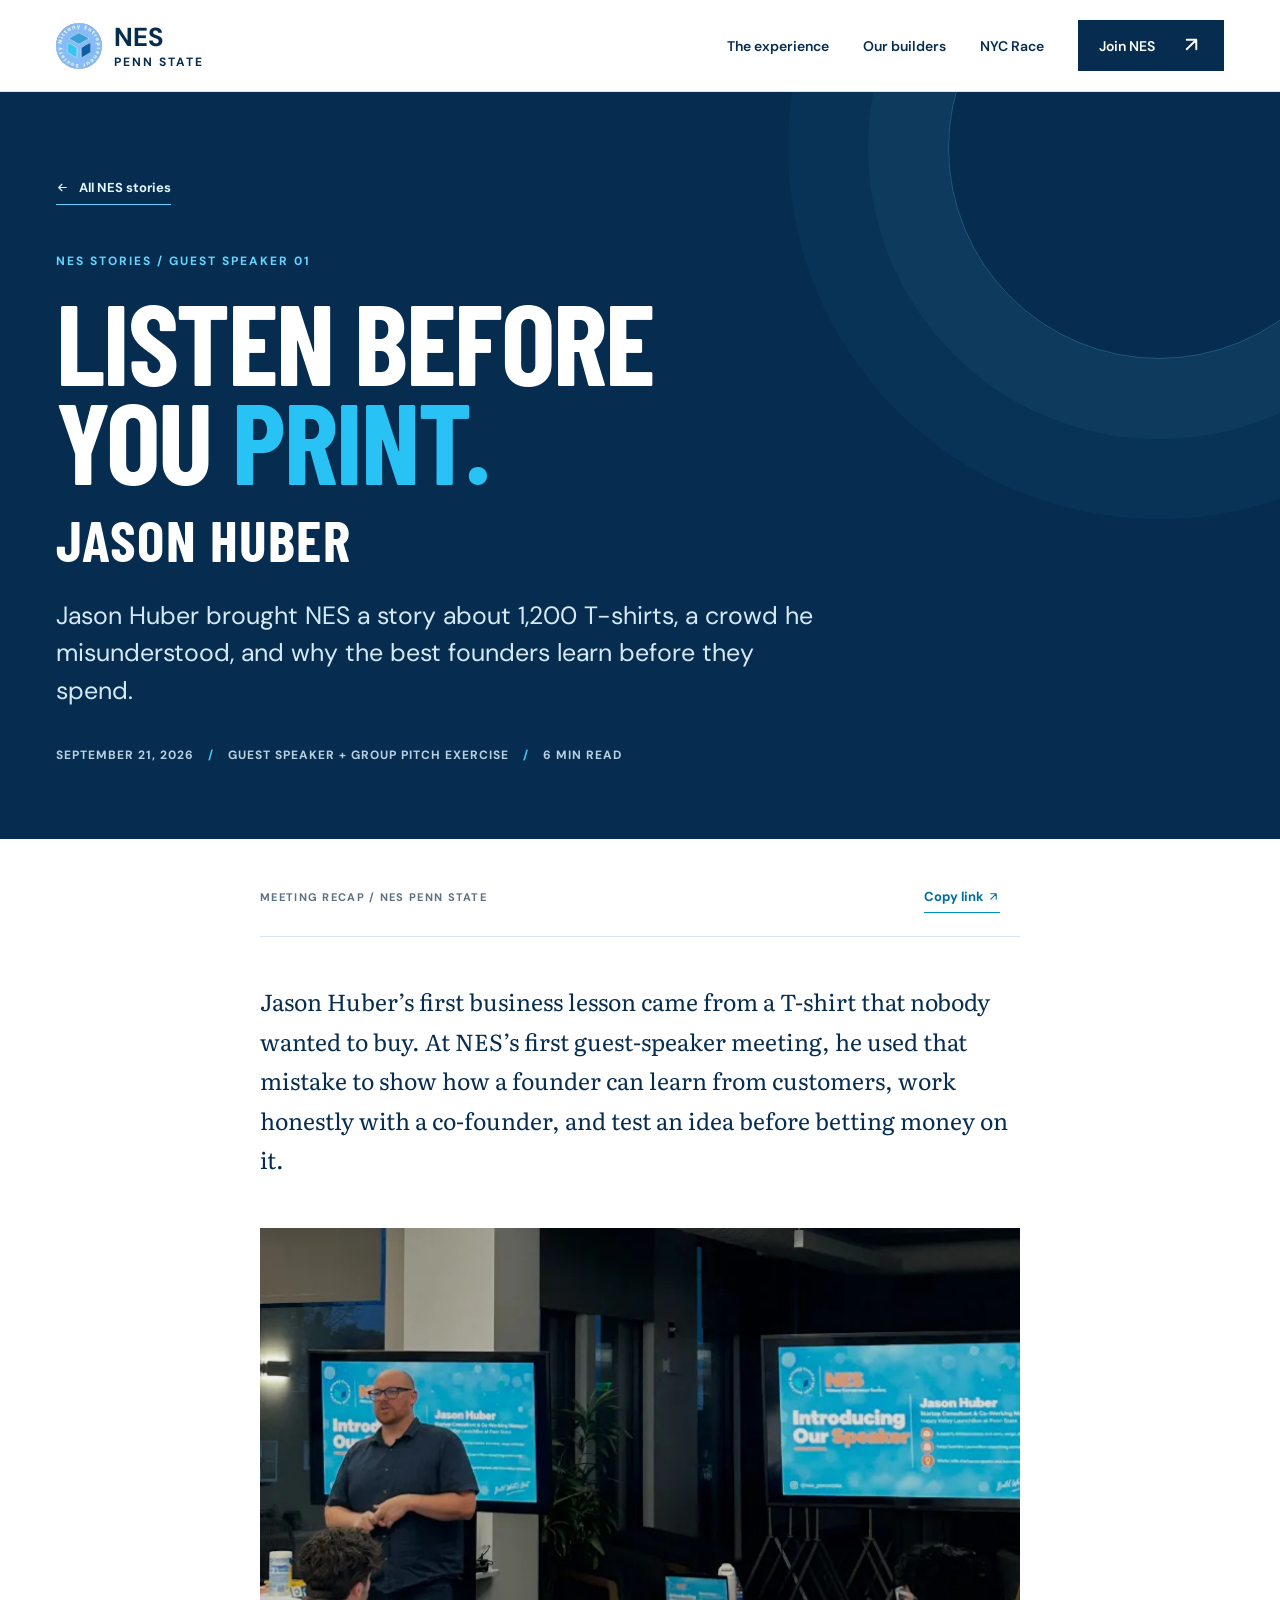
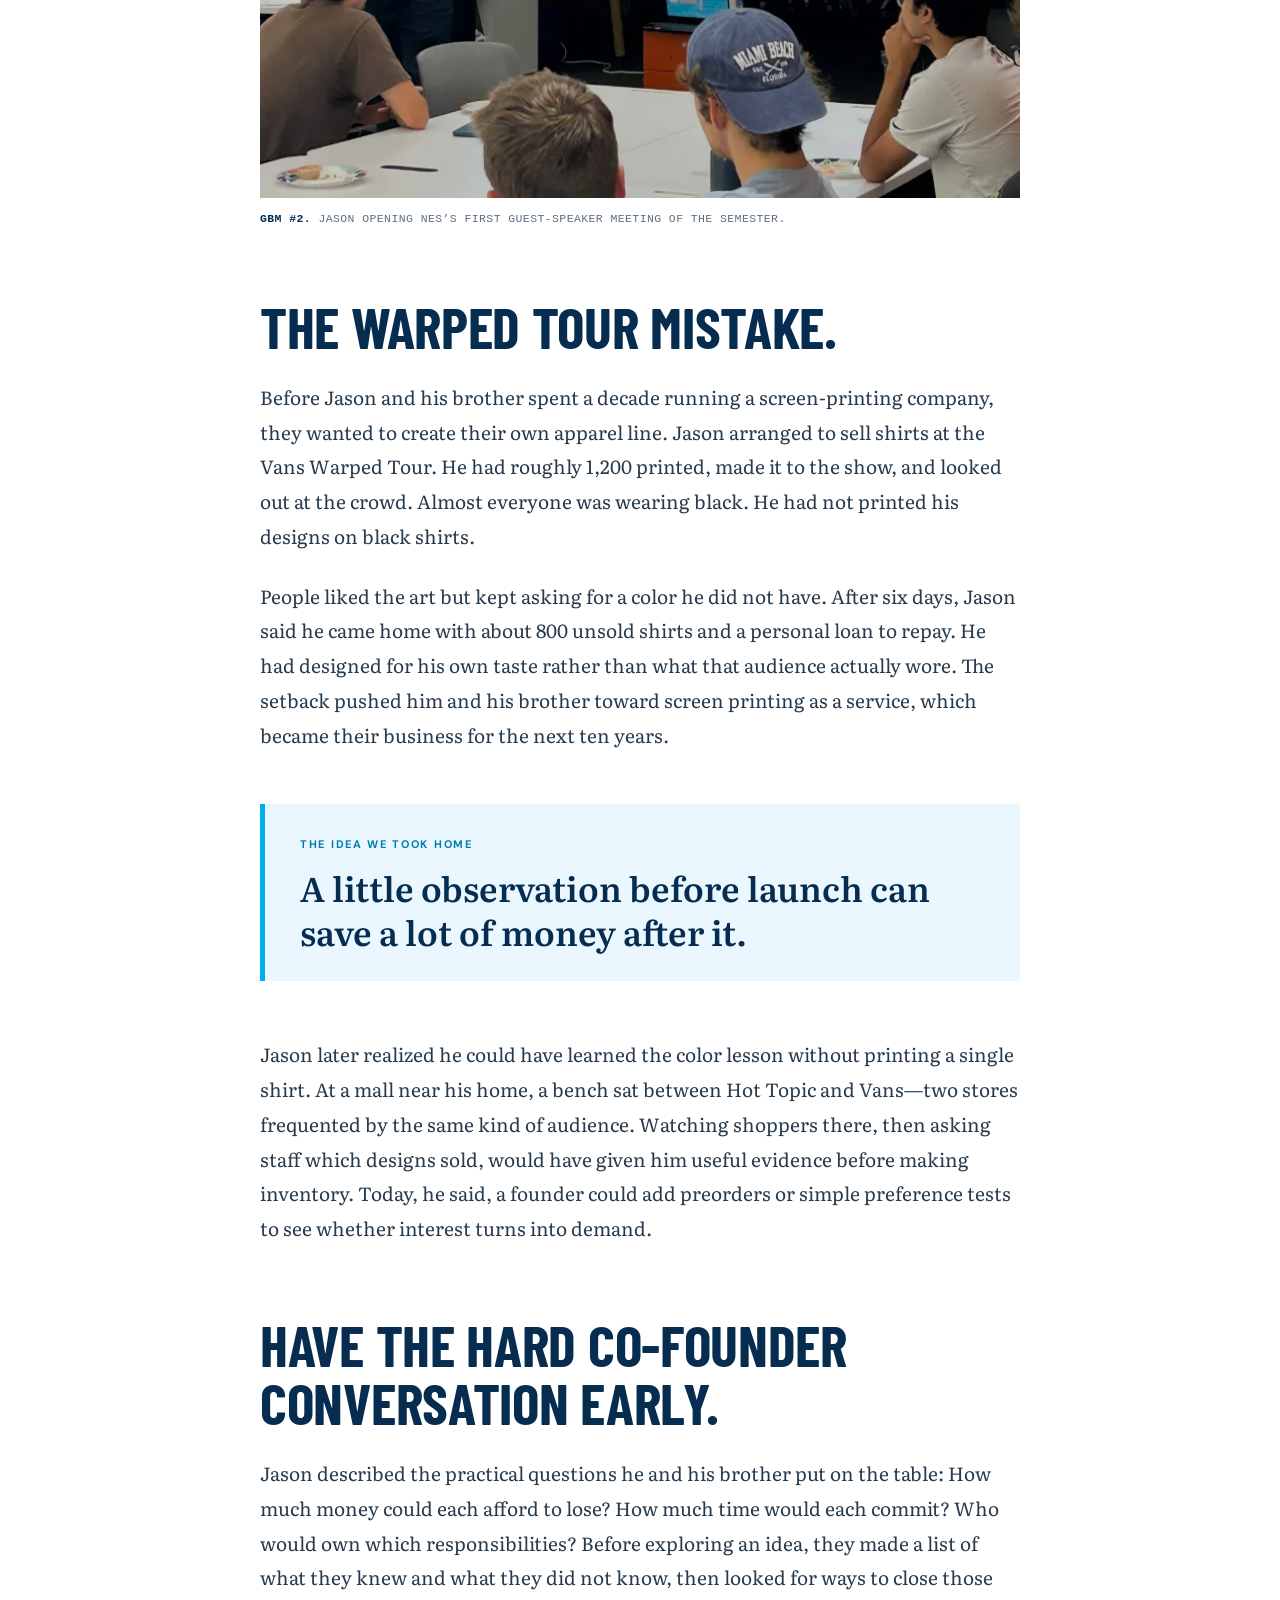
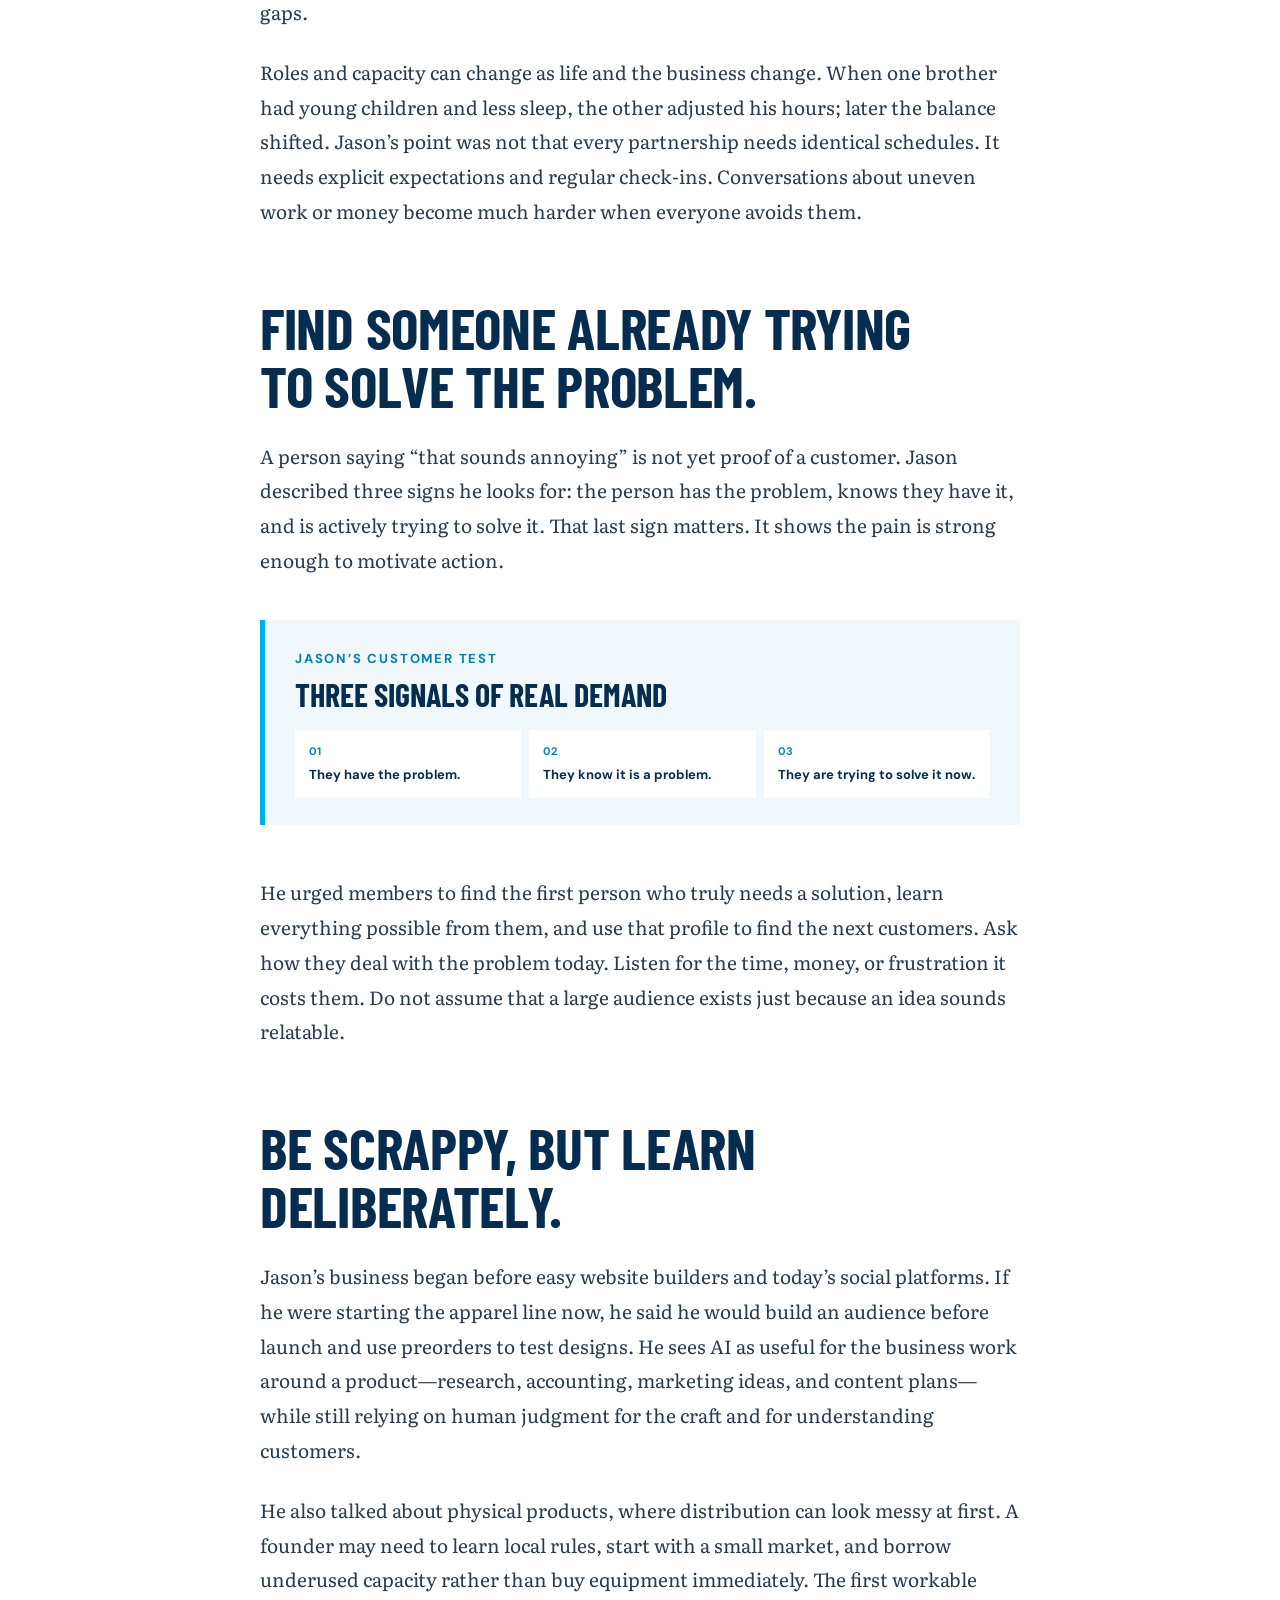
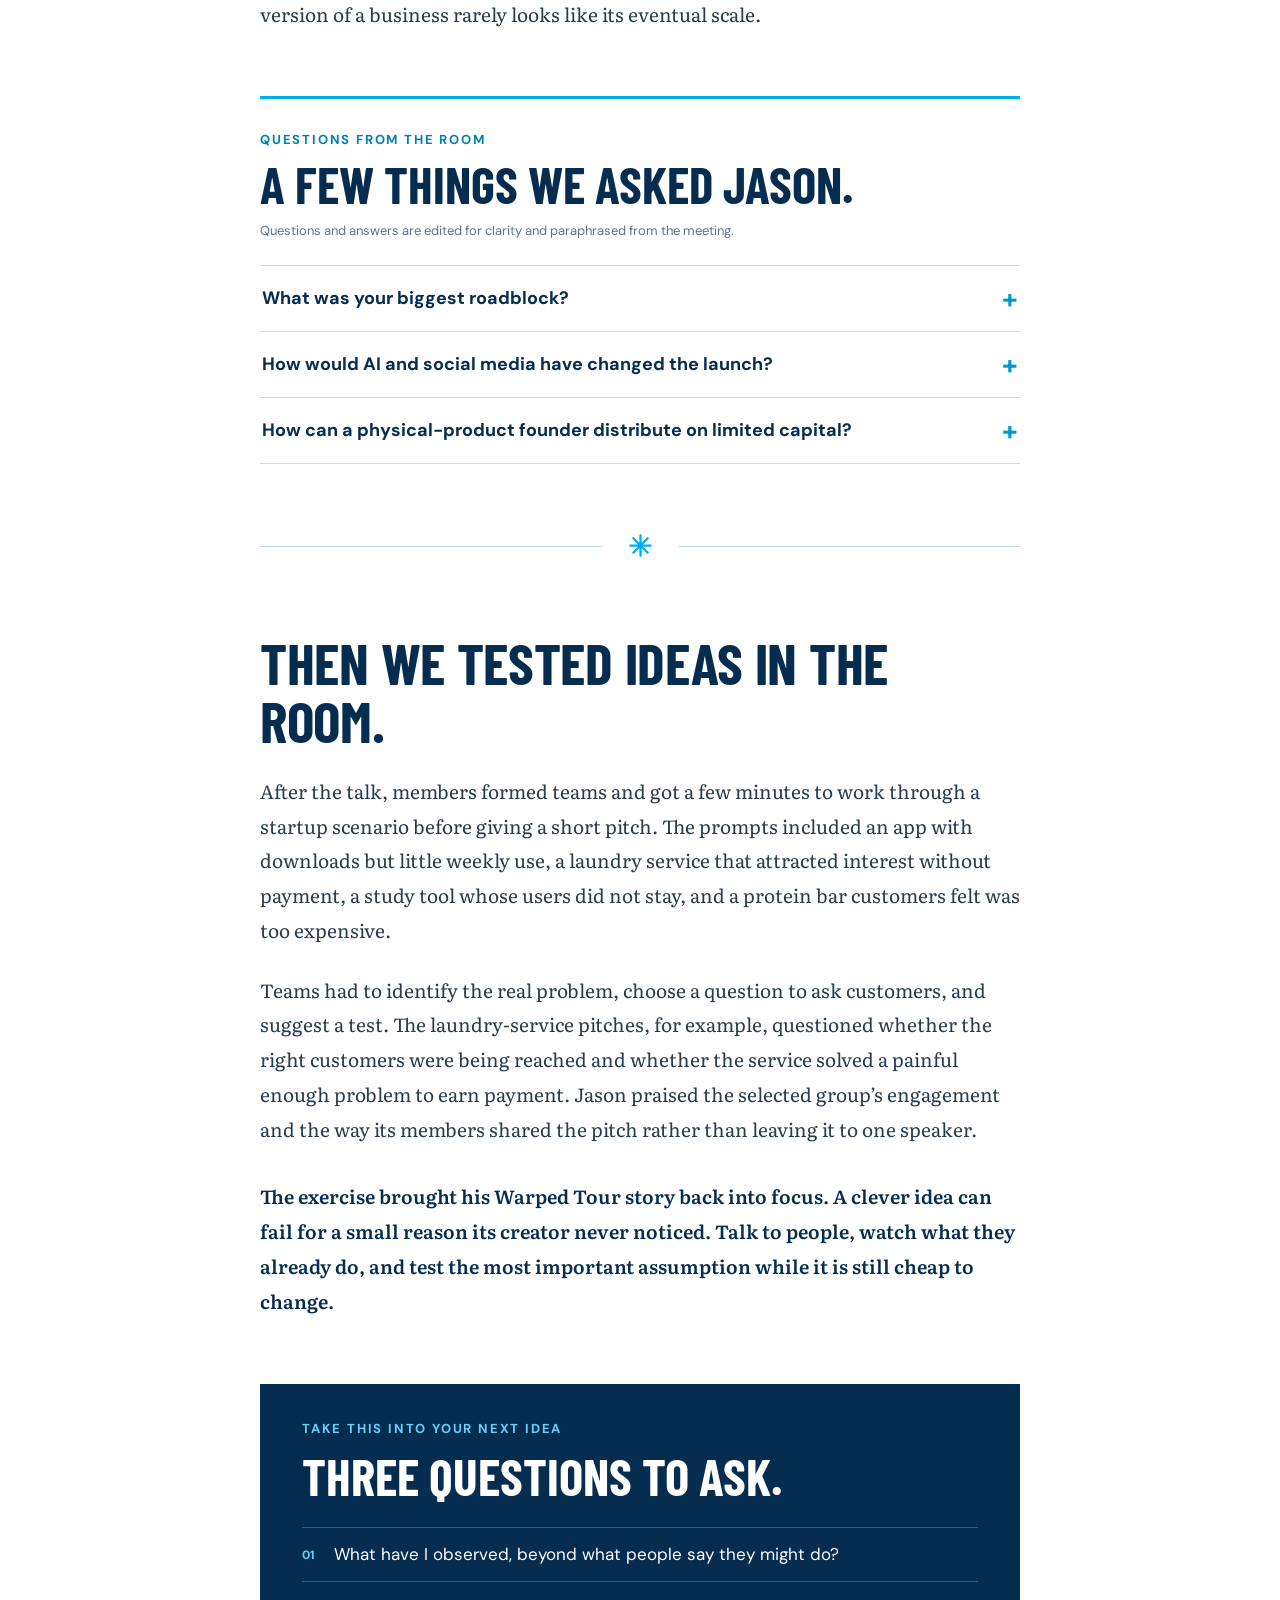
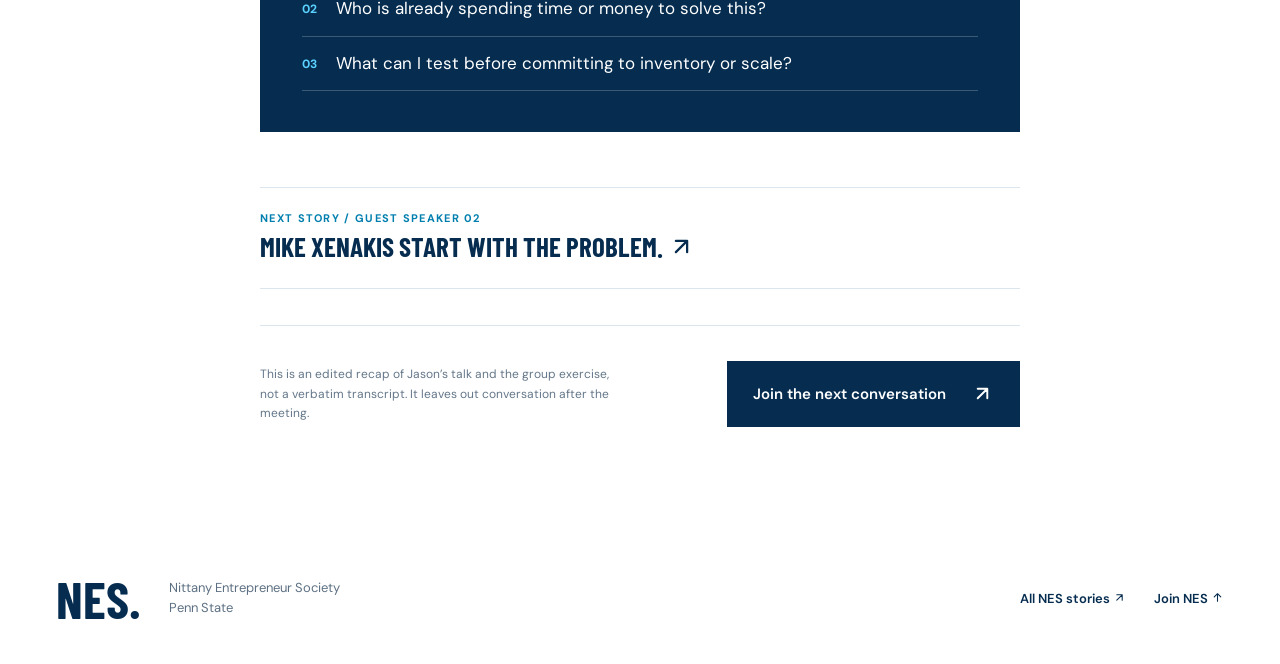
<file: notes/jason-huber-2026-09-21/index.html>
<!doctype html>
<html lang="en">
<head>
<meta charset="utf-8"><meta name="viewport" content="width=device-width,initial-scale=1"><meta name="theme-color" content="#062d50">
<title>Jason Huber Listen before you print — NES Stories</title>
<meta name="description" content="NES meeting recap: Jason Huber on customer discovery, co-founder conversations, and the September 21 group pitch exercise.">
<meta property="og:type" content="article"><meta property="og:title" content="Jason Huber Listen before you print — NES Stories"><meta property="og:description" content="The Warped Tour mistake that changed how Jason Huber thinks about starting a business.">
<link rel="icon" href="../../assets/logo.png"><link rel="preconnect" href="https://fonts.googleapis.com"><link rel="preconnect" href="https://fonts.gstatic.com" crossorigin>
<link href="https://fonts.googleapis.com/css2?family=Barlow+Condensed:wght@600;700;800&family=DM+Sans:wght@400;500;600;700&family=Literata:opsz,wght@7..72,400;7..72,500;7..72,600&display=swap" rel="stylesheet">
<link rel="stylesheet" href="../../style.css?v=14"><link rel="stylesheet" href="../../notes.css?v=7"><link rel="stylesheet" href="../../story.css?v=2"><script src="../../notes.js" defer></script>
</head>
<body><a class="skip" href="#main">Skip to content</a>
<header class="nav"><a class="brand" href="../../" aria-label="NES home"><img src="../../assets/logo.png" alt="" width="447" height="447"><span>NES<span class="brand-sub">PENN STATE</span></span></a><nav aria-label="Main navigation"><a href="../../#experience">The experience</a><a href="../../#builders">Our builders</a><a href="../../#nyc">NYC Race</a><a class="join small" href="https://groupme.com/join_group/85302502/joHVKt0b" target="_blank" rel="noopener noreferrer">Join NES <span aria-hidden="true"><svg class="ui-icon" viewBox="0 0 24 24" fill="none" stroke="currentColor" stroke-width="2" stroke-linecap="round" stroke-linejoin="round" aria-hidden="true" focusable="false"><path d="M7 17 17 7M7 7h10v10"/></svg></span></a></nav></header>
<main id="main">
<section class="notes-hero"><div class="wrap"><a class="notes-back" href="../"><span aria-hidden="true"><svg class="ui-icon" viewBox="0 0 24 24" fill="none" stroke="currentColor" stroke-width="2" stroke-linecap="round" stroke-linejoin="round" aria-hidden="true" focusable="false"><path d="M19 12H5m6-6-6 6 6 6"/></svg></span> All NES stories</a><div class="notes-kicker">NES STORIES / GUEST SPEAKER 01</div><h1>LISTEN BEFORE<br>YOU <span>PRINT.</span> <span class="story-speaker">JASON HUBER</span></h1><p class="notes-deck">Jason Huber brought NES a story about 1,200 T-shirts, a crowd he misunderstood, and why the best founders learn before they spend.</p><div class="notes-meta"><span>September 21, 2026</span><span>Guest speaker + group pitch exercise</span><span>6 min read</span></div></div></section>
<article class="article-shell" aria-label="Meeting recap">
<div class="article-toolbar"><span>MEETING RECAP / NES PENN STATE</span><button type="button" id="copy-article-link">Copy link <svg class="ui-icon" viewBox="0 0 24 24" fill="none" stroke="currentColor" stroke-width="2" stroke-linecap="round" stroke-linejoin="round" aria-hidden="true" focusable="false"><path d="M7 17 17 7M7 7h10v10"/></svg></button><span class="share-status" id="share-status" role="status" aria-live="polite"></span></div>
<p class="article-lead">Jason Huber’s first business lesson came from a T-shirt that nobody wanted to buy. At NES’s first guest-speaker meeting, he used that mistake to show how a founder can learn from customers, work honestly with a co-founder, and test an idea before betting money on it.</p>
<figure class="fig"><img src="../../assets/talks/jason-huber-talk.webp" alt="Jason Huber speaking to NES members beside a screen introducing him as the guest speaker" loading="lazy" width="750" height="563"><figcaption><b>GBM #2.</b> Jason opening NES’s first guest-speaker meeting of the semester.</figcaption></figure>
<h2>The Warped Tour mistake.</h2>
<p>Before Jason and his brother spent a decade running a screen-printing company, they wanted to create their own apparel line. Jason arranged to sell shirts at the Vans Warped Tour. He had roughly 1,200 printed, made it to the show, and looked out at the crowd. Almost everyone was wearing black. He had not printed his designs on black shirts.</p>
<p>People liked the art but kept asking for a color he did not have. After six days, Jason said he came home with about 800 unsold shirts and a personal loan to repay. He had designed for his own taste rather than what that audience actually wore. The setback pushed him and his brother toward screen printing as a service, which became their business for the next ten years.</p>
<aside class="article-pull"><span>THE IDEA WE TOOK HOME</span><p>A little observation before launch can save a lot of money after it.</p></aside>
<p>Jason later realized he could have learned the color lesson without printing a single shirt. At a mall near his home, a bench sat between Hot Topic and Vans—two stores frequented by the same kind of audience. Watching shoppers there, then asking staff which designs sold, would have given him useful evidence before making inventory. Today, he said, a founder could add preorders or simple preference tests to see whether interest turns into demand.</p>
<h2>Have the hard co-founder conversation early.</h2>
<p>Jason described the practical questions he and his brother put on the table: How much money could each afford to lose? How much time would each commit? Who would own which responsibilities? Before exploring an idea, they made a list of what they knew and what they did not know, then looked for ways to close those gaps.</p>
<p>Roles and capacity can change as life and the business change. When one brother had young children and less sleep, the other adjusted his hours; later the balance shifted. Jason’s point was not that every partnership needs identical schedules. It needs explicit expectations and regular check-ins. Conversations about uneven work or money become much harder when everyone avoids them.</p>
<h2>Find someone already trying to solve the problem.</h2>
<p>A person saying “that sounds annoying” is not yet proof of a customer. Jason described three signs he looks for: the person has the problem, knows they have it, and is actively trying to solve it. That last sign matters. It shows the pain is strong enough to motivate action.</p>
<section class="customer-signal" aria-labelledby="customer-signal-title"><span class="notes-label">Jason’s customer test</span><h3 id="customer-signal-title">Three signals of real demand</h3><ol><li><span>01</span>They have the problem.</li><li><span>02</span>They know it is a problem.</li><li><span>03</span>They are trying to solve it now.</li></ol></section>
<p>He urged members to find the first person who truly needs a solution, learn everything possible from them, and use that profile to find the next customers. Ask how they deal with the problem today. Listen for the time, money, or frustration it costs them. Do not assume that a large audience exists just because an idea sounds relatable.</p>
<h2>Be scrappy, but learn deliberately.</h2>
<p>Jason’s business began before easy website builders and today’s social platforms. If he were starting the apparel line now, he said he would build an audience before launch and use preorders to test designs. He sees AI as useful for the business work around a product—research, accounting, marketing ideas, and content plans—while still relying on human judgment for the craft and for understanding customers.</p>
<p>He also talked about physical products, where distribution can look messy at first. A founder may need to learn local rules, start with a small market, and borrow underused capacity rather than buy equipment immediately. The first workable version of a business rarely looks like its eventual scale.</p>
<section class="article-qa" aria-labelledby="jason-questions"><span class="notes-label">Questions from the room</span><h2 id="jason-questions">A few things we asked Jason.</h2><p class="qa-note">Questions and answers are edited for clarity and paraphrased from the meeting.</p><details><summary>What was your biggest roadblock?<span aria-hidden="true">+</span></summary><p>At Warped Tour, he discovered that his shirts were the wrong color for the people he hoped to sell to. Roughly 800 of 1,200 came home unsold. The deeper roadblock was skipping customer observation before spending money. That mistake changed the direction of the business.</p></details><details><summary>How would AI and social media have changed the launch?<span aria-hidden="true">+</span></summary><p>Jason would have built a niche audience and tested designs with preorders before production. He said AI could help with content ideas, captions, schedules, and back-office work. It would make the surrounding business faster, while the team still needed to understand the audience and make good design decisions.</p></details><details><summary>How can a physical-product founder distribute on limited capital?<span aria-hidden="true">+</span></summary><p>Start small, understand the requirements for the product, and learn from a local market before expanding to larger retailers. Jason discussed creative arrangements for equipment and workspace, including using capacity that another business already has. The goal is to prove demand before committing to an expensive operation.</p></details></section>
<div class="article-divider" aria-hidden="true"><span><svg class="ui-icon" viewBox="0 0 24 24" fill="none" stroke="currentColor" stroke-width="2" stroke-linecap="round" stroke-linejoin="round" aria-hidden="true" focusable="false"><path d="M12 3v18M3 12h18M5.6 5.6l12.8 12.8M5.6 18.4 18.4 5.6"/></svg></span></div>
<h2>Then we tested ideas in the room.</h2>
<p>After the talk, members formed teams and got a few minutes to work through a startup scenario before giving a short pitch. The prompts included an app with downloads but little weekly use, a laundry service that attracted interest without payment, a study tool whose users did not stay, and a protein bar customers felt was too expensive.</p>
<p>Teams had to identify the real problem, choose a question to ask customers, and suggest a test. The laundry-service pitches, for example, questioned whether the right customers were being reached and whether the service solved a painful enough problem to earn payment. Jason praised the selected group’s engagement and the way its members shared the pitch rather than leaving it to one speaker.</p>
<p class="article-close">The exercise brought his Warped Tour story back into focus. A clever idea can fail for a small reason its creator never noticed. Talk to people, watch what they already do, and test the most important assumption while it is still cheap to change.</p>
<section class="article-takeaway" aria-labelledby="jason-next-idea"><div class="notes-label">Take this into your next idea</div><h2 id="jason-next-idea">THREE QUESTIONS TO ASK.</h2><ol><li>What have I observed, beyond what people say they might do?</li><li>Who is already spending time or money to solve this?</li><li>What can I test before committing to inventory or scale?</li></ol></section>
<a class="article-next" href="../mike-xenakis-2026-10-05/"><span>NEXT STORY / GUEST SPEAKER 02</span><strong>Mike Xenakis Start with the problem. <span aria-hidden="true"><svg class="ui-icon" viewBox="0 0 24 24" fill="none" stroke="currentColor" stroke-width="2" stroke-linecap="round" stroke-linejoin="round" aria-hidden="true" focusable="false"><path d="M7 17 17 7M7 7h10v10"/></svg></span></strong></a><div class="article-end"><p>This is an edited recap of Jason’s talk and the group exercise, not a verbatim transcript. It leaves out conversation after the meeting.</p><a class="join" href="https://groupme.com/join_group/85302502/joHVKt0b" target="_blank" rel="noopener noreferrer">Join the next conversation <span aria-hidden="true"><svg class="ui-icon" viewBox="0 0 24 24" fill="none" stroke="currentColor" stroke-width="2" stroke-linecap="round" stroke-linejoin="round" aria-hidden="true" focusable="false"><path d="M7 17 17 7M7 7h10v10"/></svg></span></a></div>
</article></main>
<footer class="wrap"><a class="footer-brand" href="../../">NES.</a><p>Nittany Entrepreneur Society<br>Penn State</p><a href="../">All NES stories <svg class="ui-icon" viewBox="0 0 24 24" fill="none" stroke="currentColor" stroke-width="2" stroke-linecap="round" stroke-linejoin="round" aria-hidden="true" focusable="false"><path d="M7 17 17 7M7 7h10v10"/></svg></a><a href="../../#join">Join NES <svg class="ui-icon" viewBox="0 0 24 24" fill="none" stroke="currentColor" stroke-width="2" stroke-linecap="round" stroke-linejoin="round" aria-hidden="true" focusable="false"><path d="M12 19V5m-6 6 6-6 6 6"/></svg></a></footer>
</body></html>
</file>
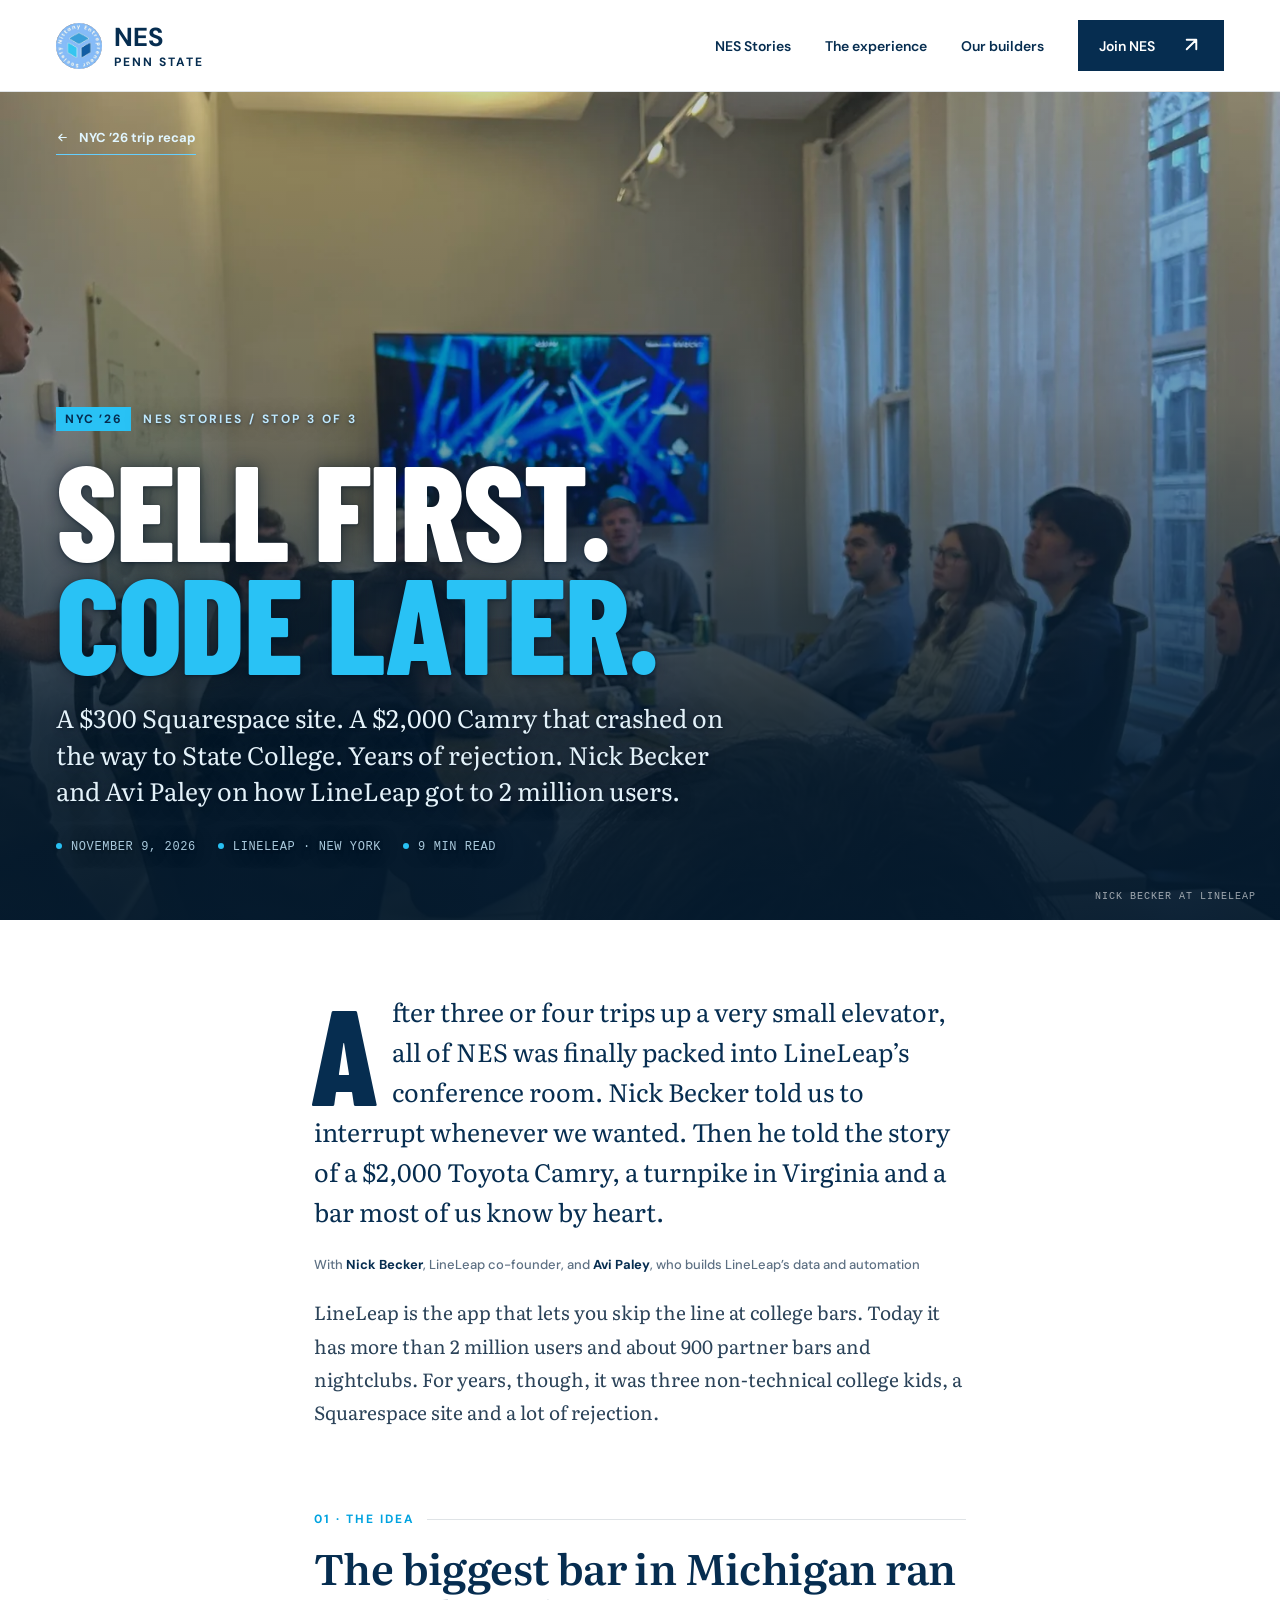
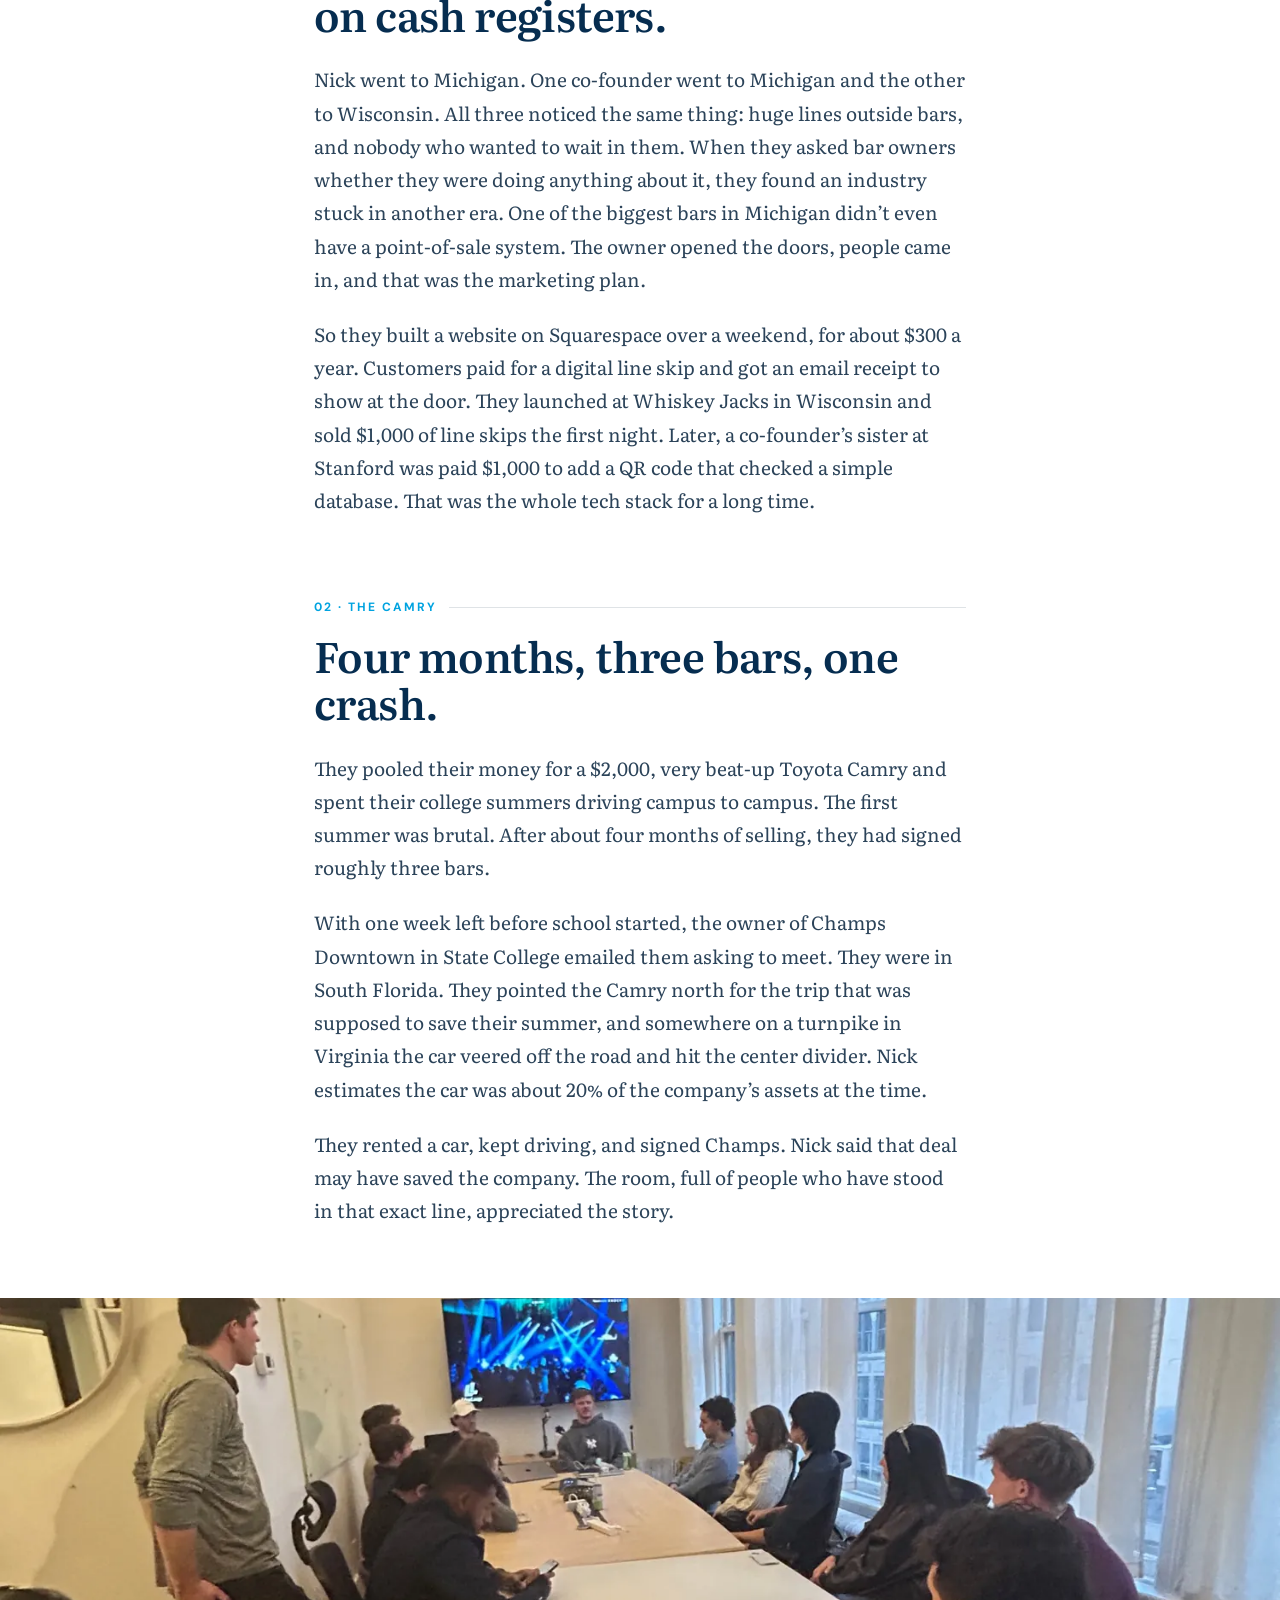
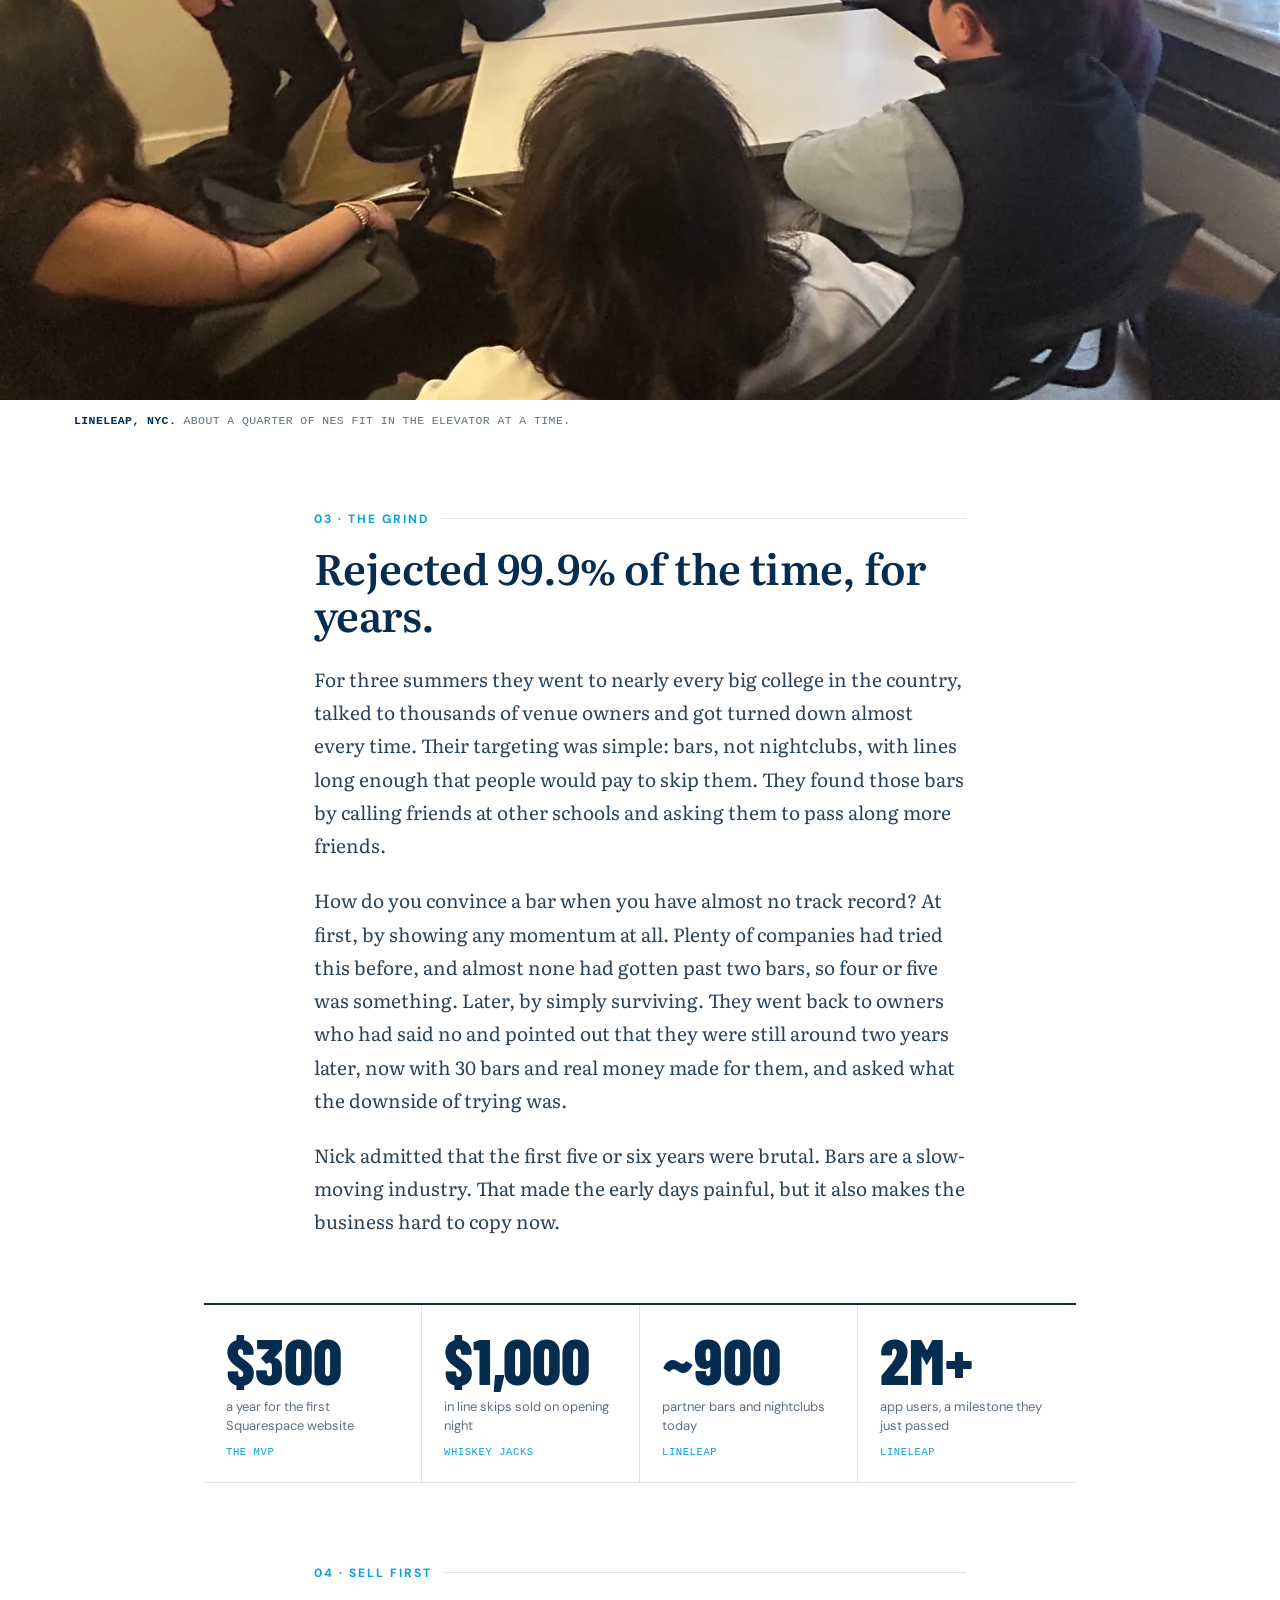
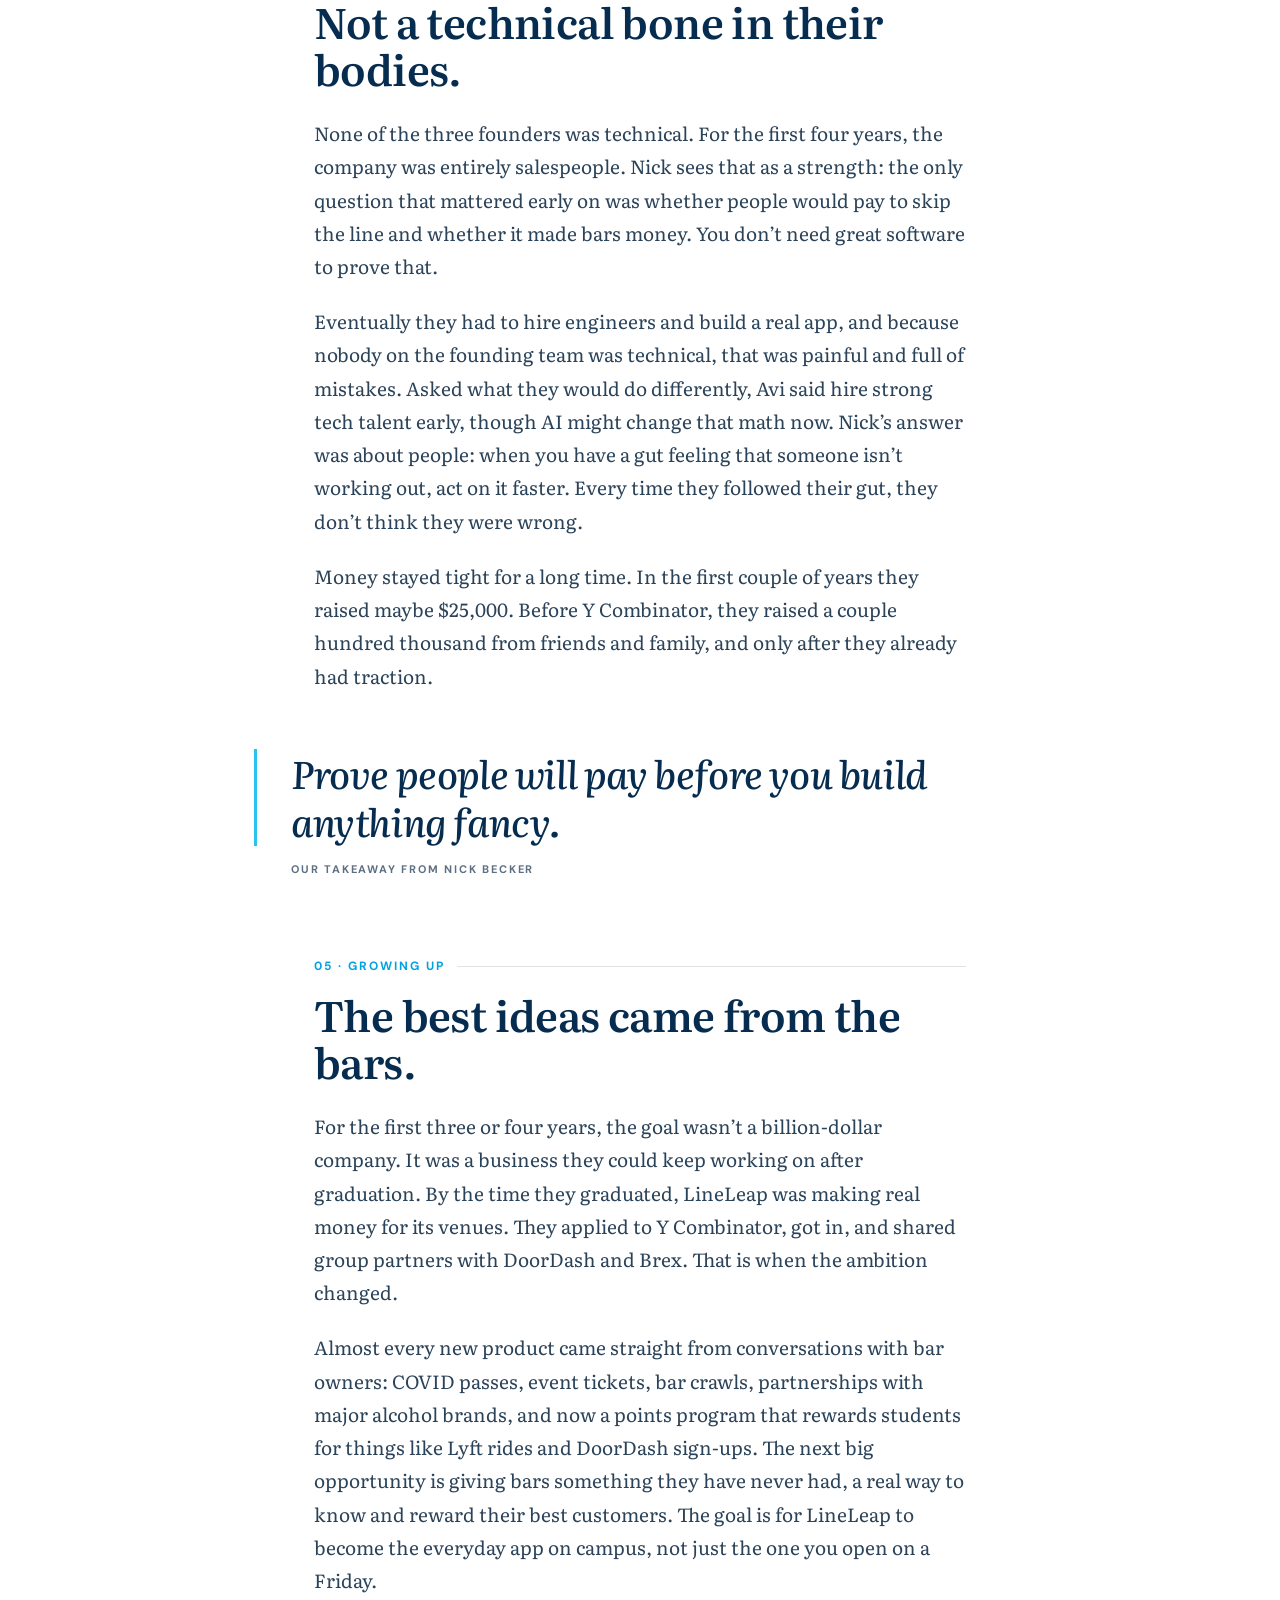
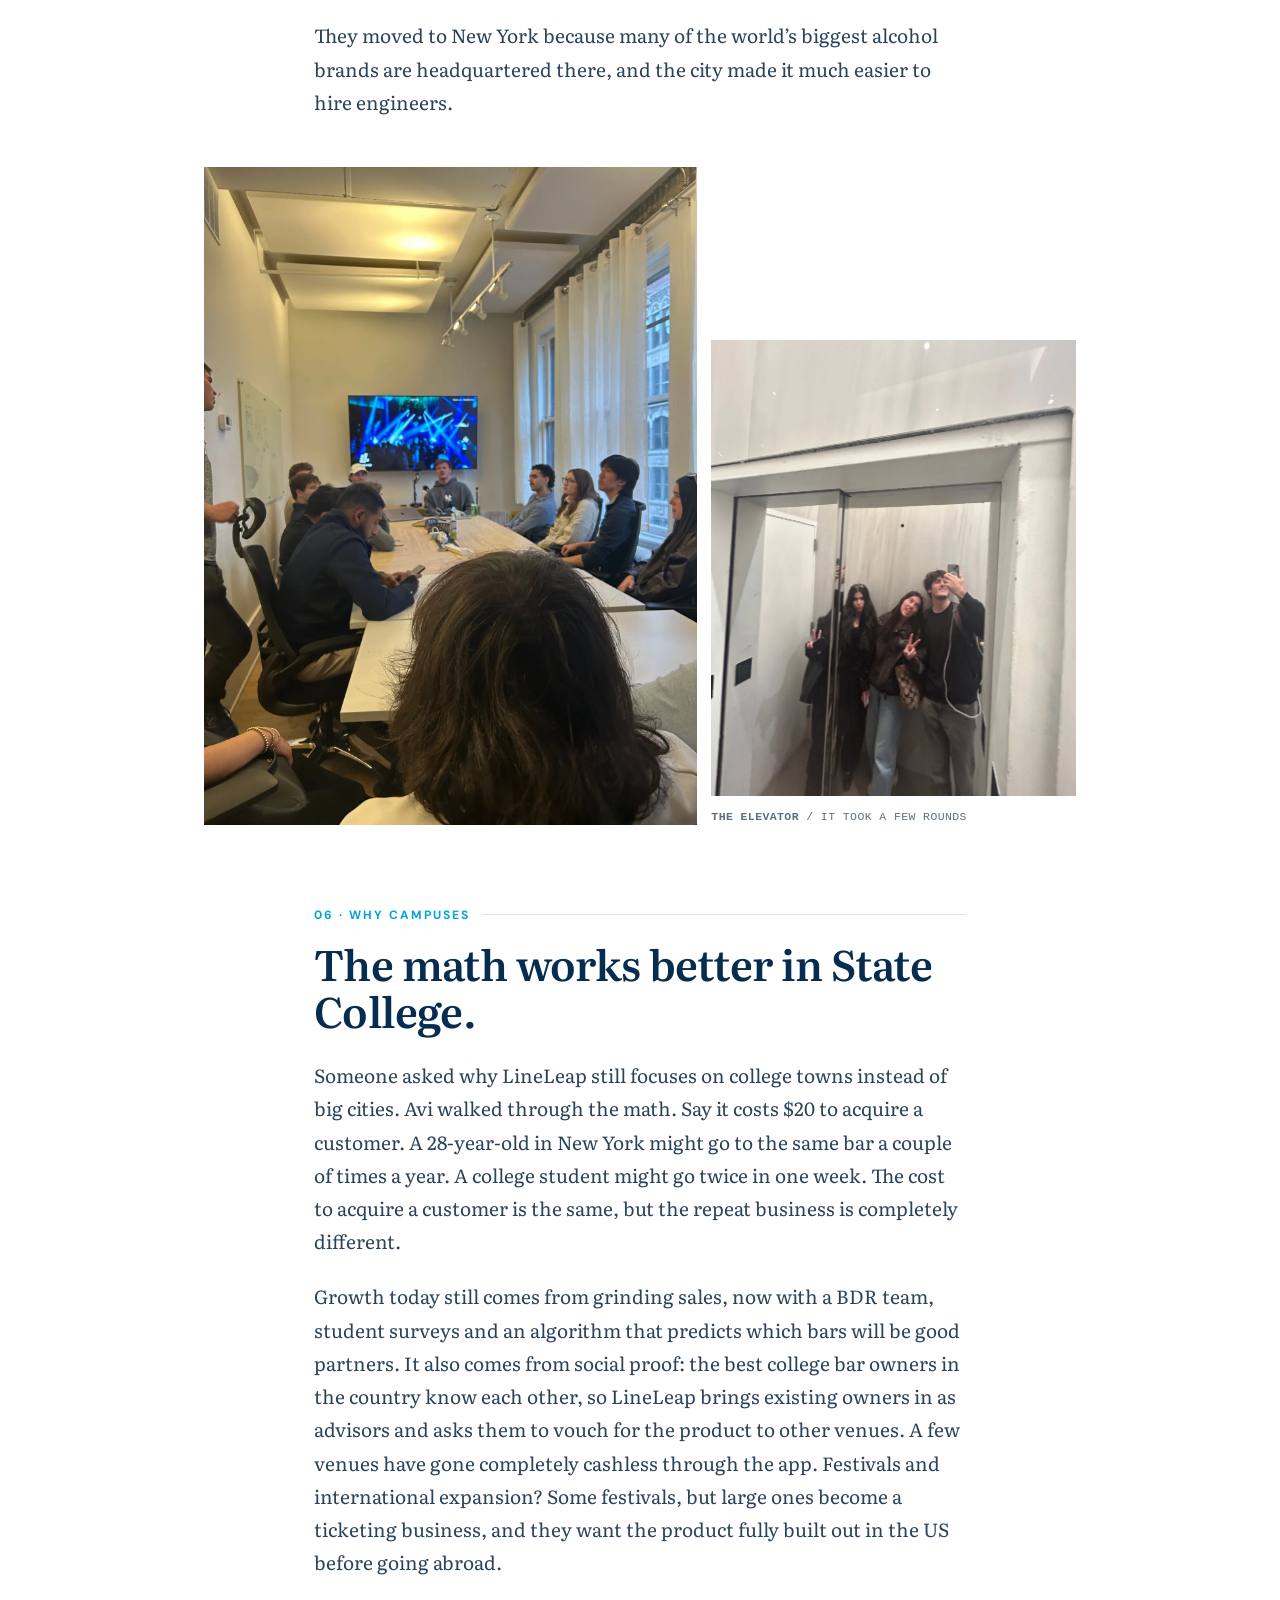
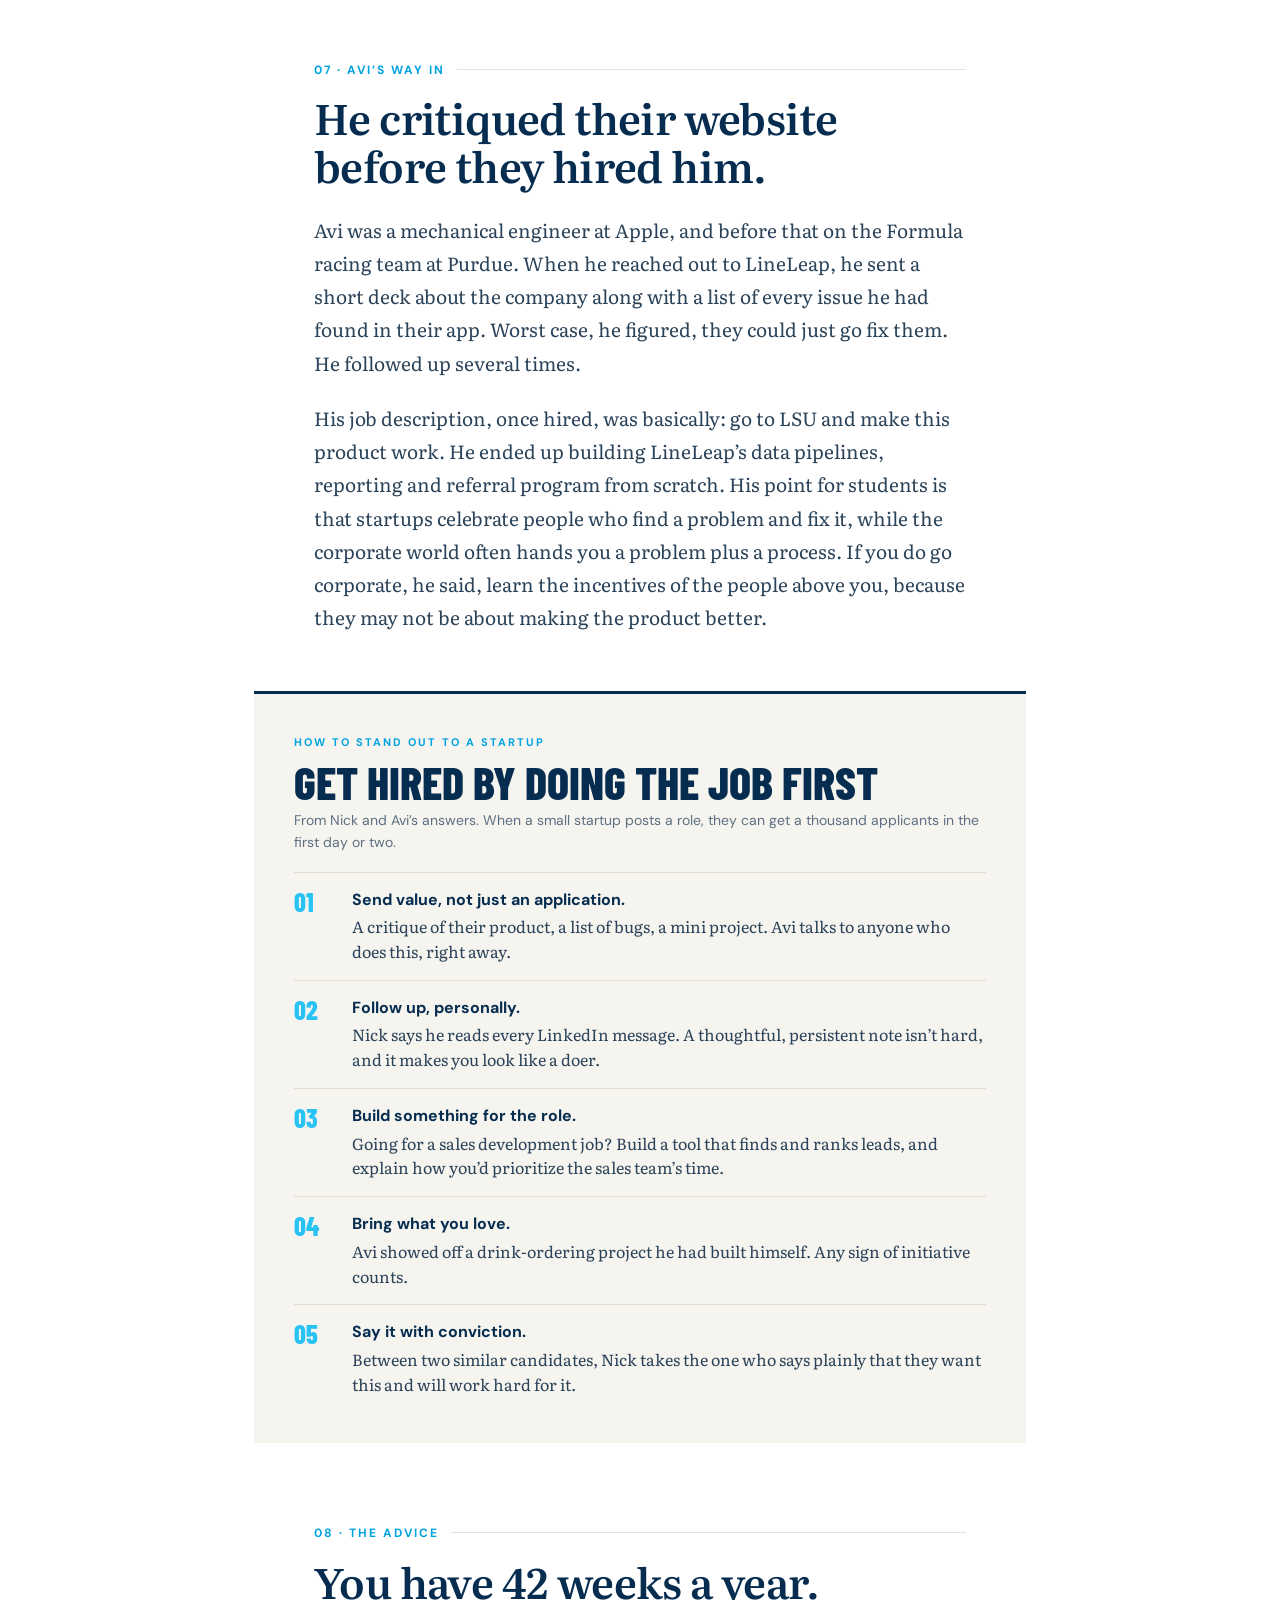
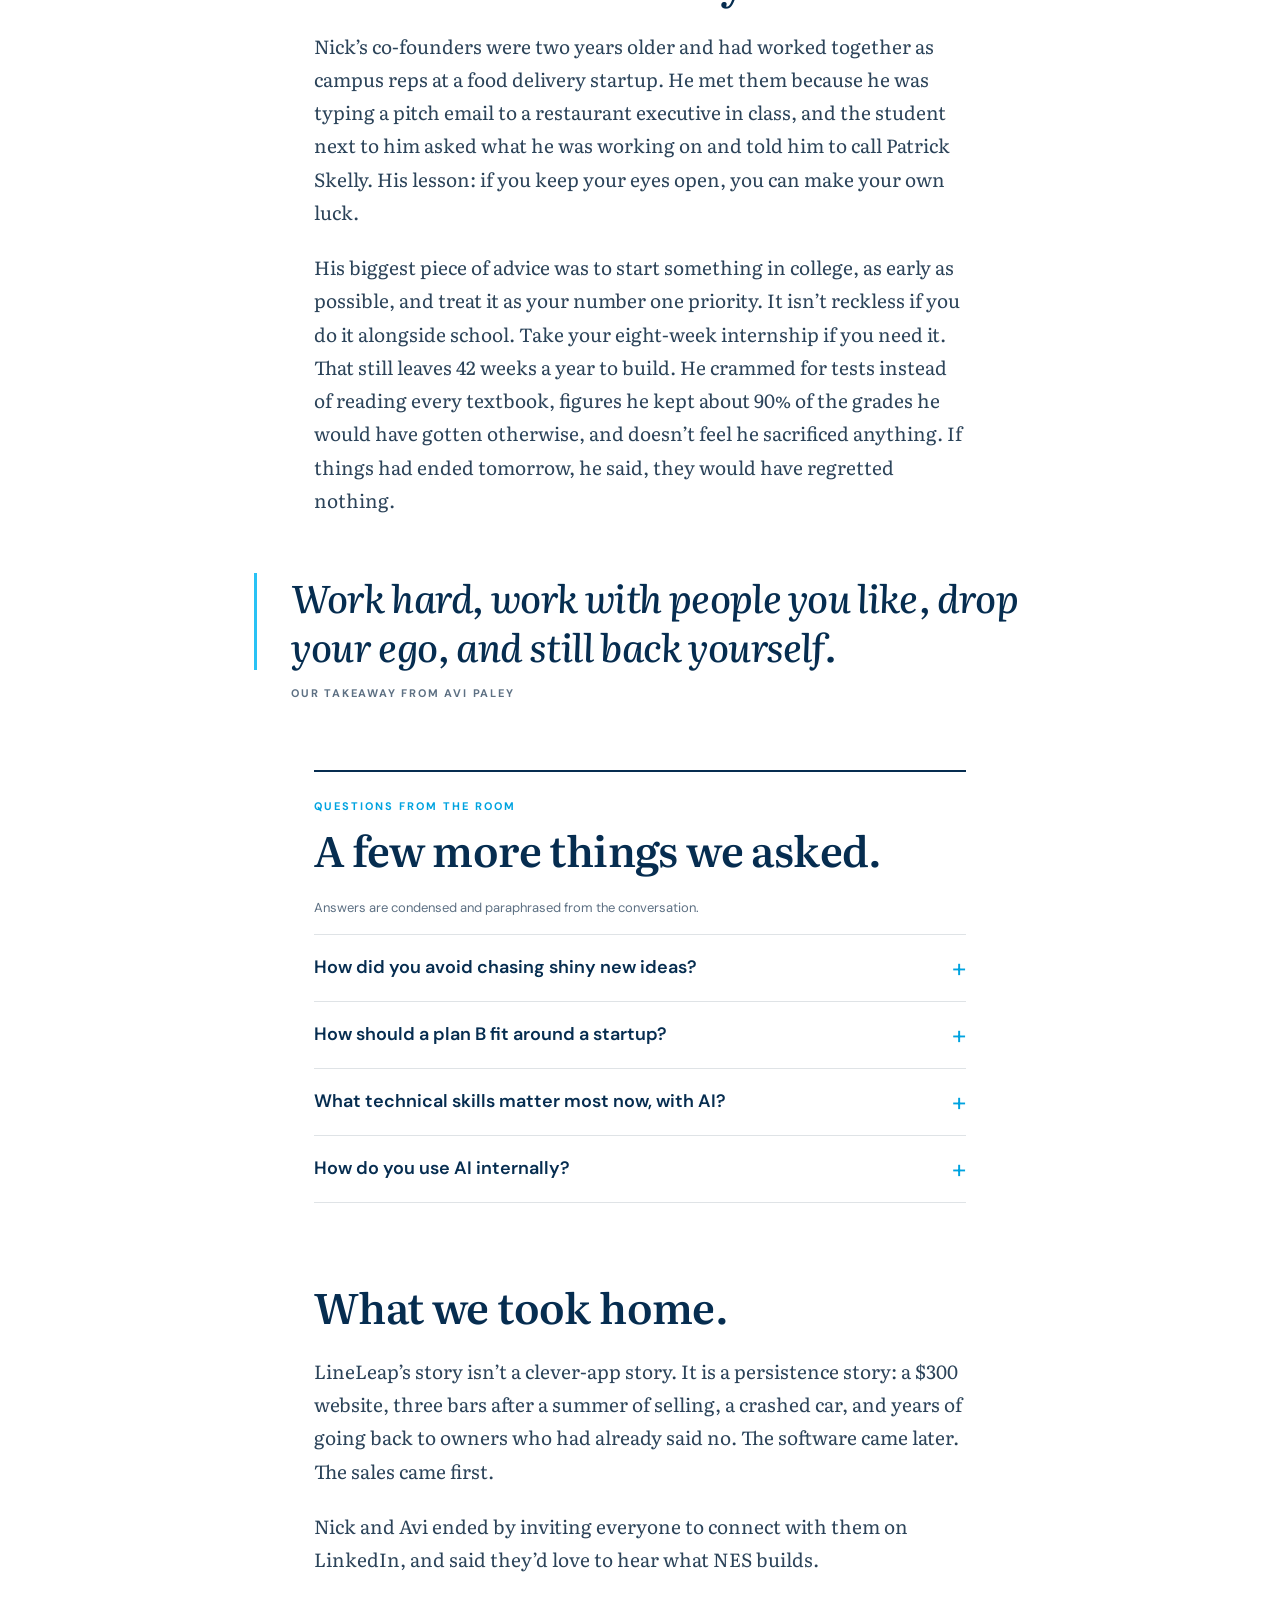
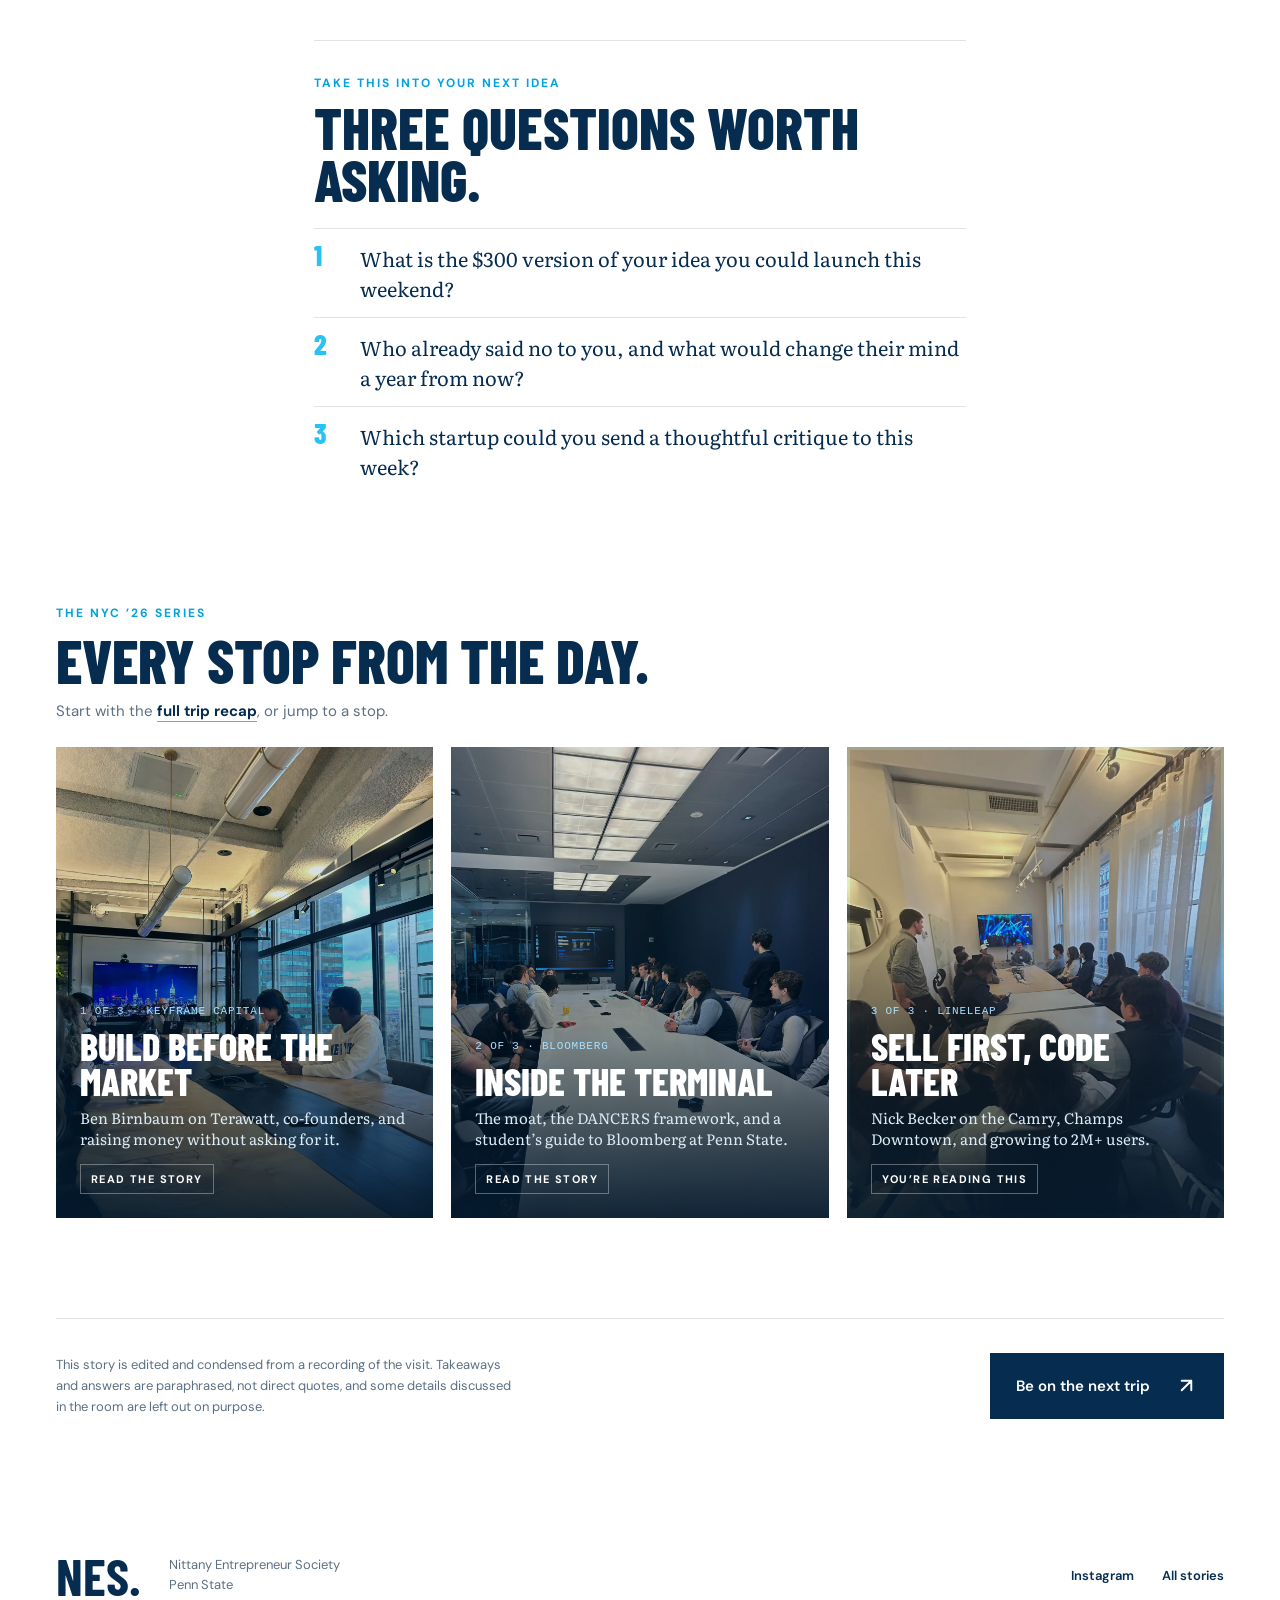
<file: notes/lineleap-2026-11-09/index.html>
<!doctype html>
<html lang="en">
<head>
<meta charset="utf-8"><meta name="viewport" content="width=device-width,initial-scale=1"><meta name="theme-color" content="#062d50">
<title>Sell first, code later: NES at LineLeap — NES Stories</title>
<meta name="description" content="LineLeap co-founder Nick Becker and Avi Paley on a $300 website, a crashed Camry on the way to State College, years of rejection, and how to stand out to a startup.">
<meta property="og:type" content="article"><meta property="og:title" content="Sell first, code later: NES at LineLeap"><meta property="og:description" content="LineLeap co-founder Nick Becker and Avi Paley on a $300 website, a crashed Camry on the way to State College, years of rejection, and how to stand out to a startup."><meta property="og:image" content="https://nespennstate.com/assets/nyc26/lineleap-talk.webp">
<link rel="icon" href="../../assets/logo.png"><link rel="preconnect" href="https://fonts.googleapis.com"><link rel="preconnect" href="https://fonts.gstatic.com" crossorigin>
<link href="https://fonts.googleapis.com/css2?family=Barlow+Condensed:wght@600;700;800&family=DM+Sans:wght@400;500;600;700&family=Literata:ital,opsz,wght@0,7..72,400;0,7..72,500;0,7..72,600;1,7..72,500&display=swap" rel="stylesheet">
<link rel="stylesheet" href="../../style.css?v=14"><link rel="stylesheet" href="../../notes.css?v=7"><link rel="stylesheet" href="../../story.css?v=2"><script src="../../notes.js" defer></script><script src="../../story.js" defer></script>
</head>
<body class="story-page"><div class="story-progress" id="story-progress" aria-hidden="true"></div><a class="skip" href="#main">Skip to content</a>
<header class="nav"><a class="brand" href="../../" aria-label="NES home"><img src="../../assets/logo.png" alt="" width="447" height="447"><span>NES<span class="brand-sub">PENN STATE</span></span></a><nav aria-label="Main navigation"><a href="../">NES Stories</a><a href="../../#experience">The experience</a><a href="../../#builders">Our builders</a><a class="join small" href="https://groupme.com/join_group/85302502/joHVKt0b" target="_blank" rel="noopener noreferrer">Join NES <span aria-hidden="true"><svg class="ui-icon" viewBox="0 0 24 24" fill="none" stroke="currentColor" stroke-width="2" stroke-linecap="round" stroke-linejoin="round" aria-hidden="true" focusable="false"><path d="M7 17 17 7M7 7h10v10"/></svg></span></a></nav></header>
<main id="main">
<section class="cover">
  <img src="../../assets/nyc26/lineleap-talk.webp" alt="Nick Becker speaking at the head of a long table to NES members at LineLeap's New York office" fetchpriority="high">
  <div class="cover-top"><div class="wrap"><a class="notes-back" href="../nyc-trip-2026-11-09/"><span aria-hidden="true"><svg class="ui-icon" viewBox="0 0 24 24" fill="none" stroke="currentColor" stroke-width="2" stroke-linecap="round" stroke-linejoin="round" aria-hidden="true" focusable="false"><path d="M19 12H5m6-6-6 6 6 6"/></svg></span> NYC ’26 trip recap</a></div></div>
  <div class="wrap">
    <div class="cover-kicker"><b>NYC ’26</b>NES Stories / Stop 3 of 3</div>
    <h1>Sell first.<br><em>Code later.</em></h1>
    <p class="cover-deck">A $300 Squarespace site. A $2,000 Camry that crashed on the way to State College. Years of rejection. Nick Becker and Avi Paley on how LineLeap got to 2 million users.</p>
    <div class="cover-meta"><span>November 9, 2026</span><span>LineLeap · New York</span><span>9 min read</span></div>
  </div>
  <span class="cover-credit">Nick Becker at LineLeap</span>
</section>
<article class="story-body" aria-label="Story">
  <div class="col">
    <p class="lede">After three or four trips up a very small elevator, all of NES was finally packed into LineLeap’s conference room. Nick Becker told us to interrupt whenever we wanted. Then he told the story of a $2,000 Toyota Camry, a turnpike in Virginia and a bar most of us know by heart.</p>
    <p class="host">With <b>Nick Becker</b>, LineLeap co-founder, and <b>Avi Paley</b>, who builds LineLeap’s data and automation</p>
    <p>LineLeap is the app that lets you skip the line at college bars. Today it has more than 2 million users and about 900 partner bars and nightclubs. For years, though, it was three non-technical college kids, a Squarespace site and a lot of rejection.</p>

    <div class="chapter-tag">01 · The idea</div>
    <h2>The biggest bar in Michigan ran on cash registers.</h2>
    <p>Nick went to Michigan. One co-founder went to Michigan and the other to Wisconsin. All three noticed the same thing: huge lines outside bars, and nobody who wanted to wait in them. When they asked bar owners whether they were doing anything about it, they found an industry stuck in another era. One of the biggest bars in Michigan didn’t even have a point-of-sale system. The owner opened the doors, people came in, and that was the marketing plan.</p>
    <p>So they built a website on Squarespace over a weekend, for about $300 a year. Customers paid for a digital line skip and got an email receipt to show at the door. They launched at Whiskey Jacks in Wisconsin and sold $1,000 of line skips the first night. Later, a co-founder’s sister at Stanford was paid $1,000 to add a QR code that checked a simple database. That was the whole tech stack for a long time.</p>

    <div class="chapter-tag">02 · The Camry</div>
    <h2>Four months, three bars, one crash.</h2>
    <p>They pooled their money for a $2,000, very beat-up Toyota Camry and spent their college summers driving campus to campus. The first summer was brutal. After about four months of selling, they had signed roughly three bars.</p>
    <p>With one week left before school started, the owner of Champs Downtown in State College emailed them asking to meet. They were in South Florida. They pointed the Camry north for the trip that was supposed to save their summer, and somewhere on a turnpike in Virginia the car veered off the road and hit the center divider. Nick estimates the car was about 20% of the company’s assets at the time.</p>
    <p>They rented a car, kept driving, and signed Champs. Nick said that deal may have saved the company. The room, full of people who have stood in that exact line, appreciated the story.</p>
  </div>

  <figure class="bleed"><img src="../../assets/nyc26/lineleap-room.webp" alt="NES members around a long white table at LineLeap, with the LineLeap logo on the screen" loading="lazy" style="object-position:center 62%"><figcaption><b>LineLeap, NYC.</b> About a quarter of NES fit in the elevator at a time.</figcaption></figure>

  <div class="col">
    <div class="chapter-tag">03 · The grind</div>
    <h2>Rejected 99.9% of the time, for years.</h2>
    <p>For three summers they went to nearly every big college in the country, talked to thousands of venue owners and got turned down almost every time. Their targeting was simple: bars, not nightclubs, with lines long enough that people would pay to skip them. They found those bars by calling friends at other schools and asking them to pass along more friends.</p>
    <p>How do you convince a bar when you have almost no track record? At first, by showing any momentum at all. Plenty of companies had tried this before, and almost none had gotten past two bars, so four or five was something. Later, by simply surviving. They went back to owners who had said no and pointed out that they were still around two years later, now with 30 bars and real money made for them, and asked what the downside of trying was.</p>
    <p>Nick admitted that the first five or six years were brutal. Bars are a slow-moving industry. That made the early days painful, but it also makes the business hard to copy now.</p>

    <div class="numbers" role="list">
      <div role="listitem"><strong>$300</strong><span>a year for the first Squarespace website</span><em>The MVP</em></div>
      <div role="listitem"><strong>$1,000</strong><span>in line skips sold on opening night</span><em>Whiskey Jacks</em></div>
      <div role="listitem"><strong>~900</strong><span>partner bars and nightclubs today</span><em>LineLeap</em></div>
      <div role="listitem"><strong>2M+</strong><span>app users, a milestone they just passed</span><em>LineLeap</em></div>
    </div>

    <div class="chapter-tag">04 · Sell first</div>
    <h2>Not a technical bone in their bodies.</h2>
    <p>None of the three founders was technical. For the first four years, the company was entirely salespeople. Nick sees that as a strength: the only question that mattered early on was whether people would pay to skip the line and whether it made bars money. You don’t need great software to prove that.</p>
    <p>Eventually they had to hire engineers and build a real app, and because nobody on the founding team was technical, that was painful and full of mistakes. Asked what they would do differently, Avi said hire strong tech talent early, though AI might change that math now. Nick’s answer was about people: when you have a gut feeling that someone isn’t working out, act on it faster. Every time they followed their gut, they don’t think they were wrong.</p>
    <p>Money stayed tight for a long time. In the first couple of years they raised maybe $25,000. Before Y Combinator, they raised a couple hundred thousand from friends and family, and only after they already had traction.</p>
    <blockquote class="pull"><p>Prove people will pay before you build anything fancy.</p><cite>Our takeaway from Nick Becker</cite></blockquote>

    <div class="chapter-tag">05 · Growing up</div>
    <h2>The best ideas came from the bars.</h2>
    <p>For the first three or four years, the goal wasn’t a billion-dollar company. It was a business they could keep working on after graduation. By the time they graduated, LineLeap was making real money for its venues. They applied to Y Combinator, got in, and shared group partners with DoorDash and Brex. That is when the ambition changed.</p>
    <p>Almost every new product came straight from conversations with bar owners: COVID passes, event tickets, bar crawls, partnerships with major alcohol brands, and now a points program that rewards students for things like Lyft rides and DoorDash sign-ups. The next big opportunity is giving bars something they have never had, a real way to know and reward their best customers. The goal is for LineLeap to become the everyday app on campus, not just the one you open on a Friday.</p>
    <p>They moved to New York because many of the world’s biggest alcohol brands are headquartered there, and the city made it much easier to hire engineers.</p>

    <div class="duo">
      <figure class="tall"><img src="../../assets/nyc26/lineleap-talk.webp" alt="Nick Becker speaking at the head of the table, with NES members listening" loading="lazy"></figure>
      <figure class="short"><img src="../../assets/nyc26/elevator.webp" alt="Three NES members taking a mirror selfie in a small elevator" loading="lazy" style="object-position:center 70%"><figcaption><b>The elevator</b> / it took a few rounds</figcaption></figure>
    </div>

    <div class="chapter-tag">06 · Why campuses</div>
    <h2>The math works better in State College.</h2>
    <p>Someone asked why LineLeap still focuses on college towns instead of big cities. Avi walked through the math. Say it costs $20 to acquire a customer. A 28-year-old in New York might go to the same bar a couple of times a year. A college student might go twice in one week. The cost to acquire a customer is the same, but the repeat business is completely different.</p>
    <p>Growth today still comes from grinding sales, now with a BDR team, student surveys and an algorithm that predicts which bars will be good partners. It also comes from social proof: the best college bar owners in the country know each other, so LineLeap brings existing owners in as advisors and asks them to vouch for the product to other venues. A few venues have gone completely cashless through the app. Festivals and international expansion? Some festivals, but large ones become a ticketing business, and they want the product fully built out in the US before going abroad.</p>

    <div class="chapter-tag">07 · Avi’s way in</div>
    <h2>He critiqued their website before they hired him.</h2>
    <p>Avi was a mechanical engineer at Apple, and before that on the Formula racing team at Purdue. When he reached out to LineLeap, he sent a short deck about the company along with a list of every issue he had found in their app. Worst case, he figured, they could just go fix them. He followed up several times.</p>
    <p>His job description, once hired, was basically: go to LSU and make this product work. He ended up building LineLeap’s data pipelines, reporting and referral program from scratch. His point for students is that startups celebrate people who find a problem and fix it, while the corporate world often hands you a problem plus a process. If you do go corporate, he said, learn the incentives of the people above you, because they may not be about making the product better.</p>

    <div class="playbook">
      <small>How to stand out to a startup</small>
      <h3>Get hired by doing the job first</h3>
      <p>From Nick and Avi’s answers. When a small startup posts a role, they can get a thousand applicants in the first day or two.</p>
      <ol>
        <li><b>Send value, not just an application.</b><span>A critique of their product, a list of bugs, a mini project. Avi talks to anyone who does this, right away.</span></li>
        <li><b>Follow up, personally.</b><span>Nick says he reads every LinkedIn message. A thoughtful, persistent note isn’t hard, and it makes you look like a doer.</span></li>
        <li><b>Build something for the role.</b><span>Going for a sales development job? Build a tool that finds and ranks leads, and explain how you’d prioritize the sales team’s time.</span></li>
        <li><b>Bring what you love.</b><span>Avi showed off a drink-ordering project he had built himself. Any sign of initiative counts.</span></li>
        <li><b>Say it with conviction.</b><span>Between two similar candidates, Nick takes the one who says plainly that they want this and will work hard for it.</span></li>
      </ol>
    </div>

    <div class="chapter-tag">08 · The advice</div>
    <h2>You have 42 weeks a year.</h2>
    <p>Nick’s co-founders were two years older and had worked together as campus reps at a food delivery startup. He met them because he was typing a pitch email to a restaurant executive in class, and the student next to him asked what he was working on and told him to call Patrick Skelly. His lesson: if you keep your eyes open, you can make your own luck.</p>
    <p>His biggest piece of advice was to start something in college, as early as possible, and treat it as your number one priority. It isn’t reckless if you do it alongside school. Take your eight-week internship if you need it. That still leaves 42 weeks a year to build. He crammed for tests instead of reading every textbook, figures he kept about 90% of the grades he would have gotten otherwise, and doesn’t feel he sacrificed anything. If things had ended tomorrow, he said, they would have regretted nothing.</p>
    <blockquote class="pull"><p>Work hard, work with people you like, drop your ego, and still back yourself.</p><cite>Our takeaway from Avi Paley</cite></blockquote>

    <section class="qa" aria-labelledby="ll-qa">
      <small>Questions from the room</small>
      <h2 id="ll-qa">A few more things we asked.</h2>
      <p>Answers are condensed and paraphrased from the conversation.</p>
      <details><summary>How did you avoid chasing shiny new ideas?</summary><p>The product actually made money, and watching revenue grow made it obvious they should keep going. Whenever things looked grim, a new opportunity usually came out of the work itself. They also knew what they had was rare and didn’t want to blow it up.</p></details>
      <details><summary>How should a plan B fit around a startup?</summary><p>Avi’s view is that building something gives you far more to talk about than most job candidates, so it is a hedge in itself. You can also intern at a startup. Nick doesn’t think working on a startup during school is a risk at all. Dropping out is the real risk.</p></details>
      <details><summary>What technical skills matter most now, with AI?</summary><p>Avi barely reads code line by line anymore. What matters is architecture and system design: knowing which systems solve a problem, and being able to read an AI-generated plan and see why it won’t work. That only comes from building things and learning the hard way.</p></details>
      <details><summary>How do you use AI internally?</summary><p>Carefully. Avi said you have to know what is a job for AI and what is a job for a plain script, and their data is their secret sauce.</p></details>
    </section>

    <h2>What we took home.</h2>
    <p>LineLeap’s story isn’t a clever-app story. It is a persistence story: a $300 website, three bars after a summer of selling, a crashed car, and years of going back to owners who had already said no. The software came later. The sales came first.</p>
    <p>Nick and Avi ended by inviting everyone to connect with them on LinkedIn, and said they’d love to hear what NES builds.</p>

    <div class="reflect">
      <div class="eyebrow-s">Take this into your next idea</div>
      <h2>Three questions worth asking.</h2>
      <ol>
        <li>What is the $300 version of your idea you could launch this weekend?</li>
        <li>Who already said no to you, and what would change their mind a year from now?</li>
        <li>Which startup could you send a thoughtful critique to this week?</li>
      </ol>
    </div>
  </div>

</article>
<section class="series wrap" aria-labelledby="series-title">
  <div class="eyebrow-s">The NYC ’26 series</div>
  <h2 id="series-title" style="font:800 clamp(40px,5vw,60px)/.9 'Barlow Condensed',Impact,sans-serif;text-transform:uppercase;margin:12px 0 0">Every stop from the day.</h2>
  <p style="margin:14px 0 0;font-size:15px;color:#5d7083">Start with the <a href="../nyc-trip-2026-11-09/" style="color:#062d50;font-weight:700;border-bottom:1px solid #29c2f5">full trip recap</a>, or jump to a stop.</p>
  <div class="series-grid"><a class="series-card" href="../ben-birnbaum-2026-11-09/"><img src="../../assets/nyc26/keyframe-talk.webp" alt="" loading="lazy"><div><small>1 of 3 · Keyframe Capital</small><h3>Build before the market</h3><p>Ben Birnbaum on Terawatt, co-founders, and raising money without asking for it.</p><span class="soon">Read the story</span></div></a><a class="series-card" href="../bloomberg-2026-11-09/"><img src="../../assets/nyc26/bloomberg-terminal.webp" alt="" loading="lazy"><div><small>2 of 3 · Bloomberg</small><h3>Inside the Terminal</h3><p>The moat, the DANCERS framework, and a student’s guide to Bloomberg at Penn State.</p><span class="soon">Read the story</span></div></a><a class="series-card current" href="../lineleap-2026-11-09/"><img src="../../assets/nyc26/lineleap-room.webp" alt="" loading="lazy"><div><small>3 of 3 · LineLeap</small><h3>Sell first, code later</h3><p>Nick Becker on the Camry, Champs Downtown, and growing to 2M+ users.</p><span class="soon">You’re reading this</span></div></a></div>
</section>
<section class="wrap"><div class="story-end">
    <p>This story is edited and condensed from a recording of the visit. Takeaways and answers are paraphrased, not direct quotes, and some details discussed in the room are left out on purpose.</p>
    <a class="join" href="https://groupme.com/join_group/85302502/joHVKt0b" target="_blank" rel="noopener noreferrer">Be on the next trip <span aria-hidden="true"><svg class="ui-icon" viewBox="0 0 24 24" fill="none" stroke="currentColor" stroke-width="2" stroke-linecap="round" stroke-linejoin="round" aria-hidden="true" focusable="false"><path d="M7 17 17 7M7 7h10v10"/></svg></span></a>
</div></section>
</main>
<footer class="wrap"><a class="footer-brand" href="../../">NES.</a><p>Nittany Entrepreneur Society<br>Penn State</p><a href="https://www.instagram.com/nes_pennstate/" target="_blank" rel="noopener noreferrer">Instagram</a><a href="../">All stories</a></footer>
</body></html>
</file>
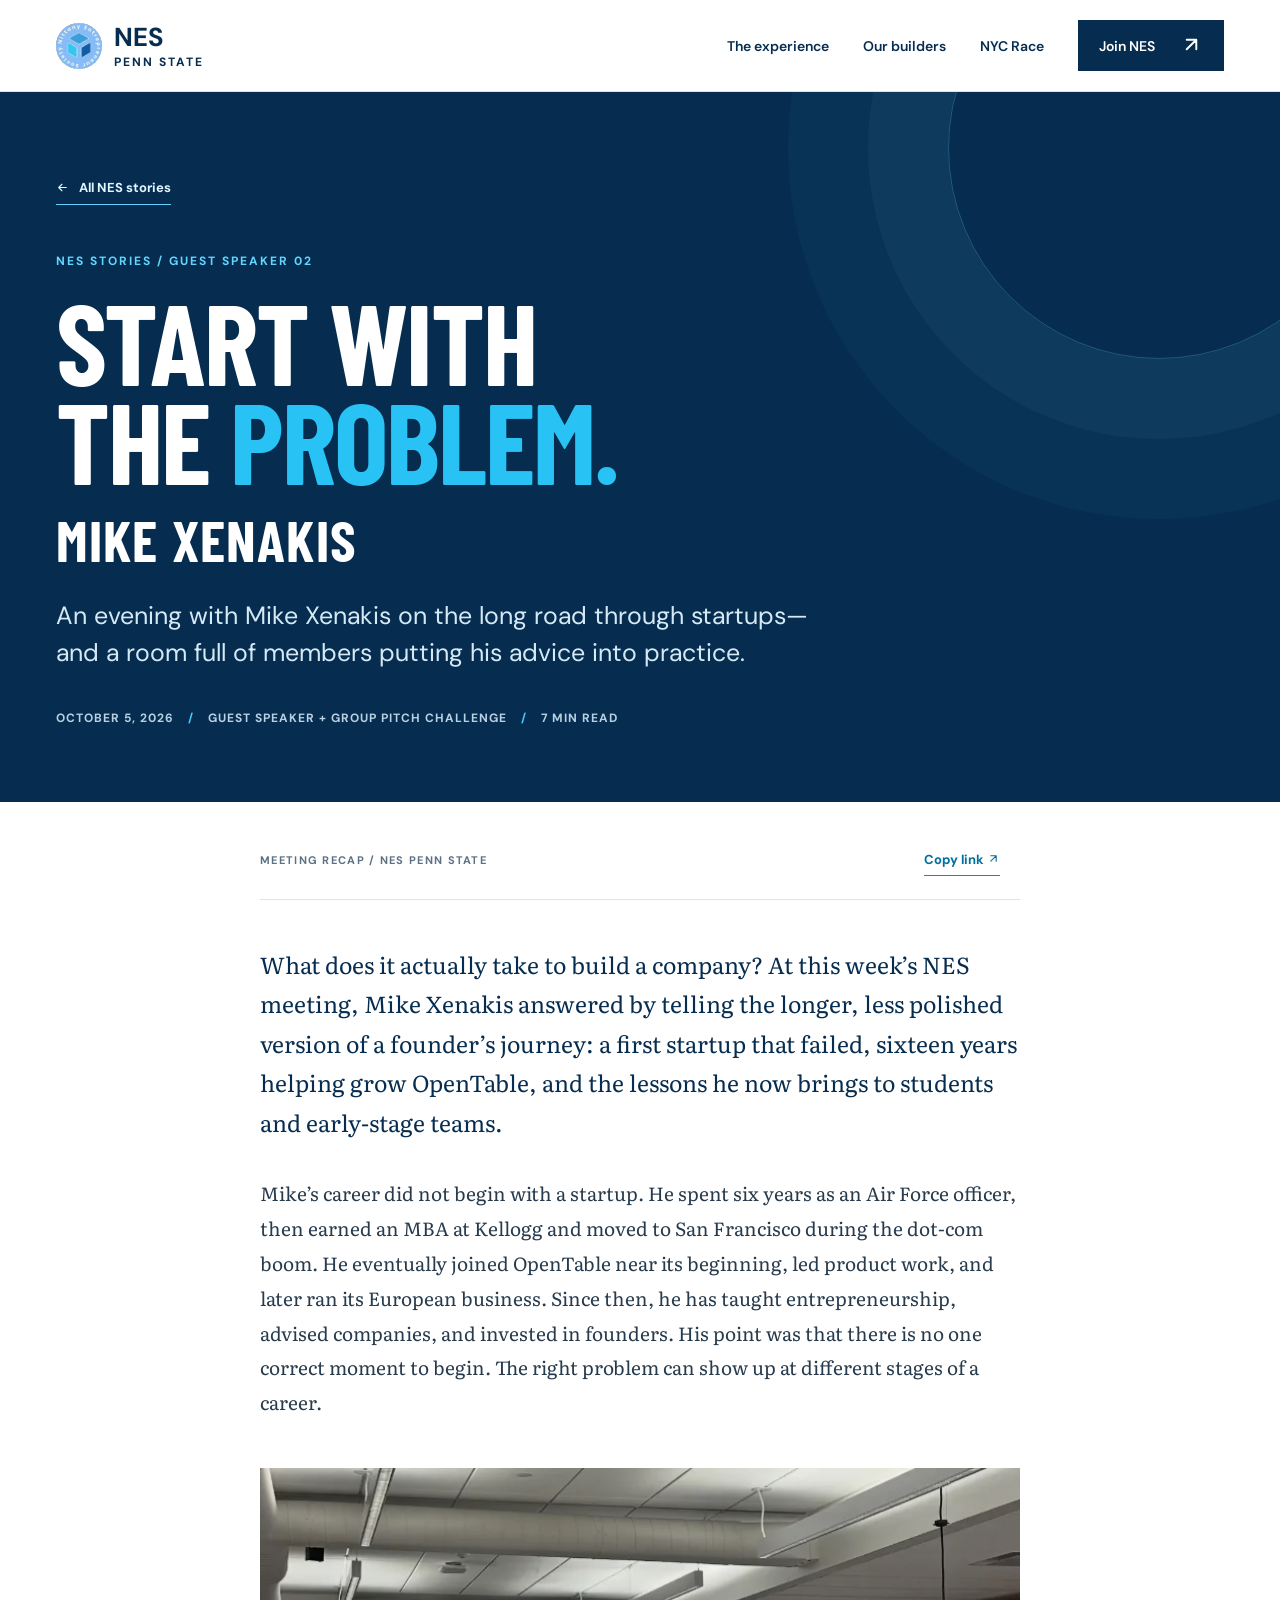
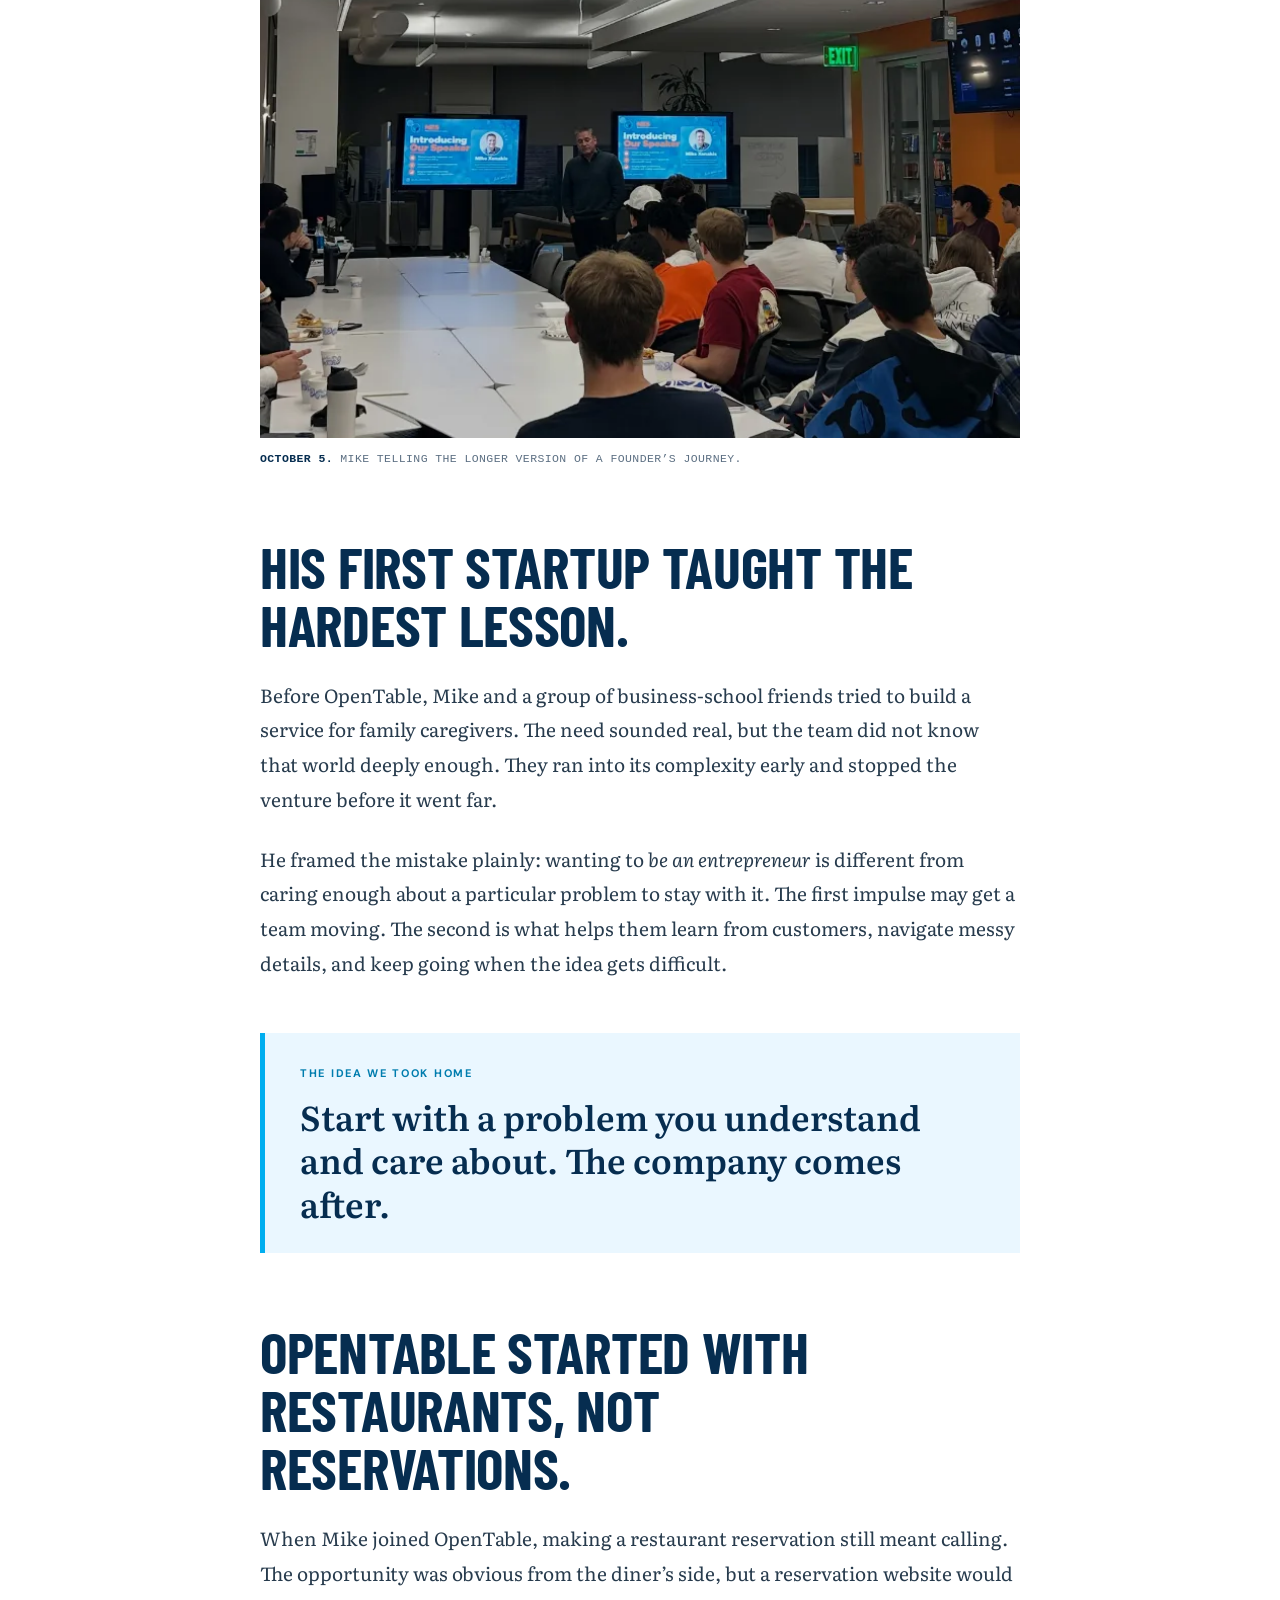
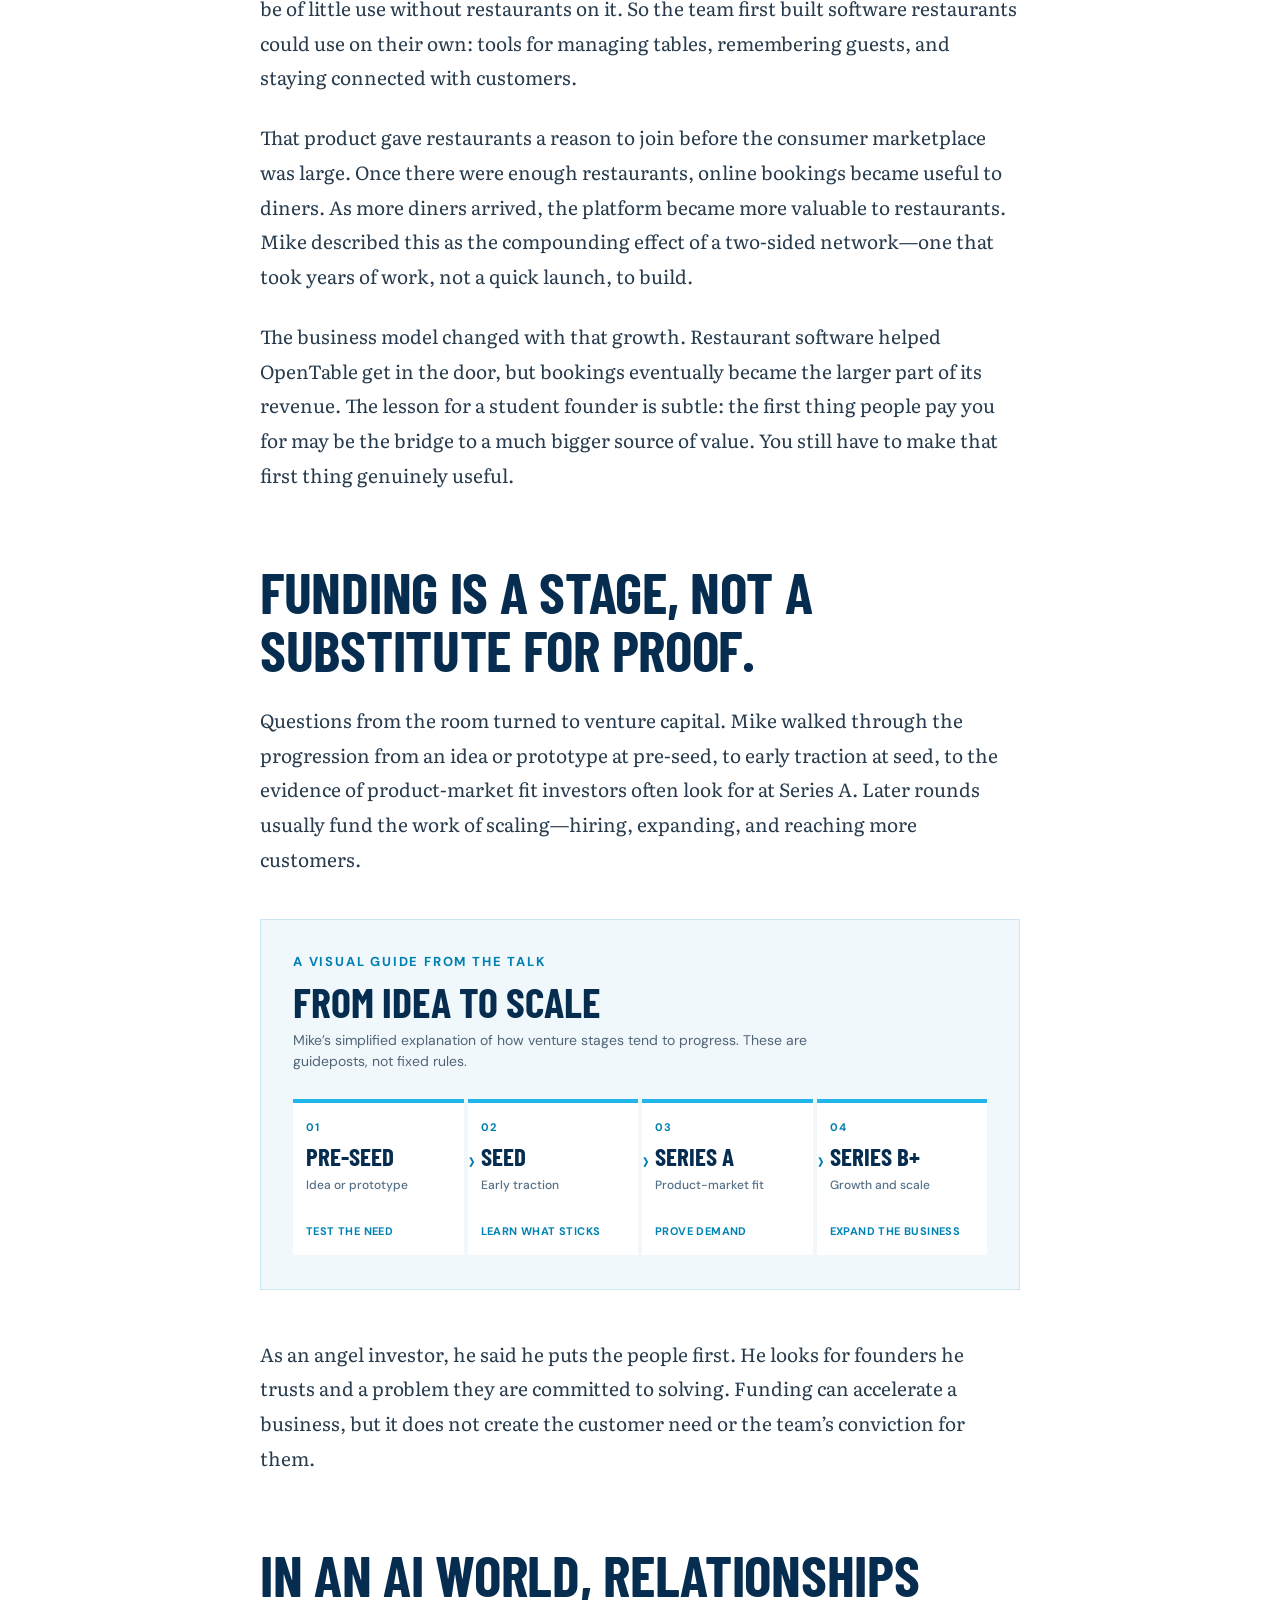
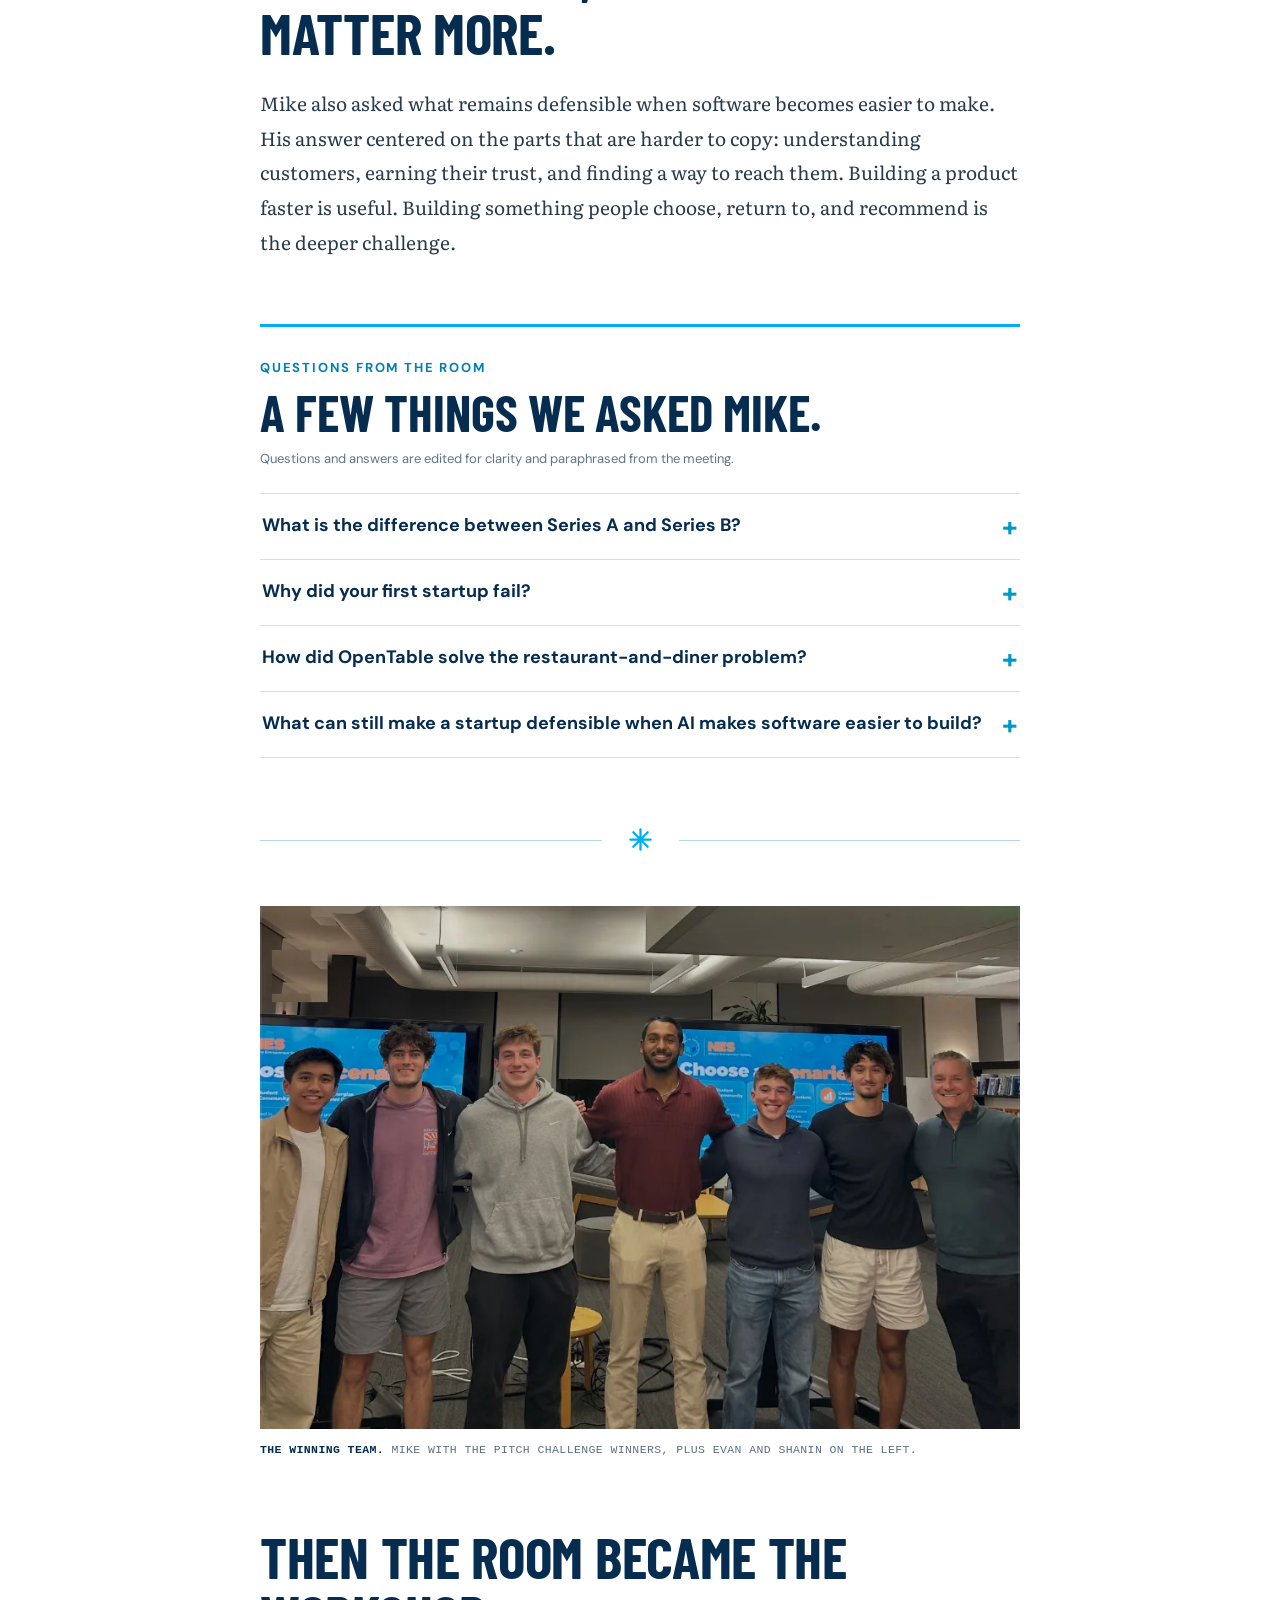
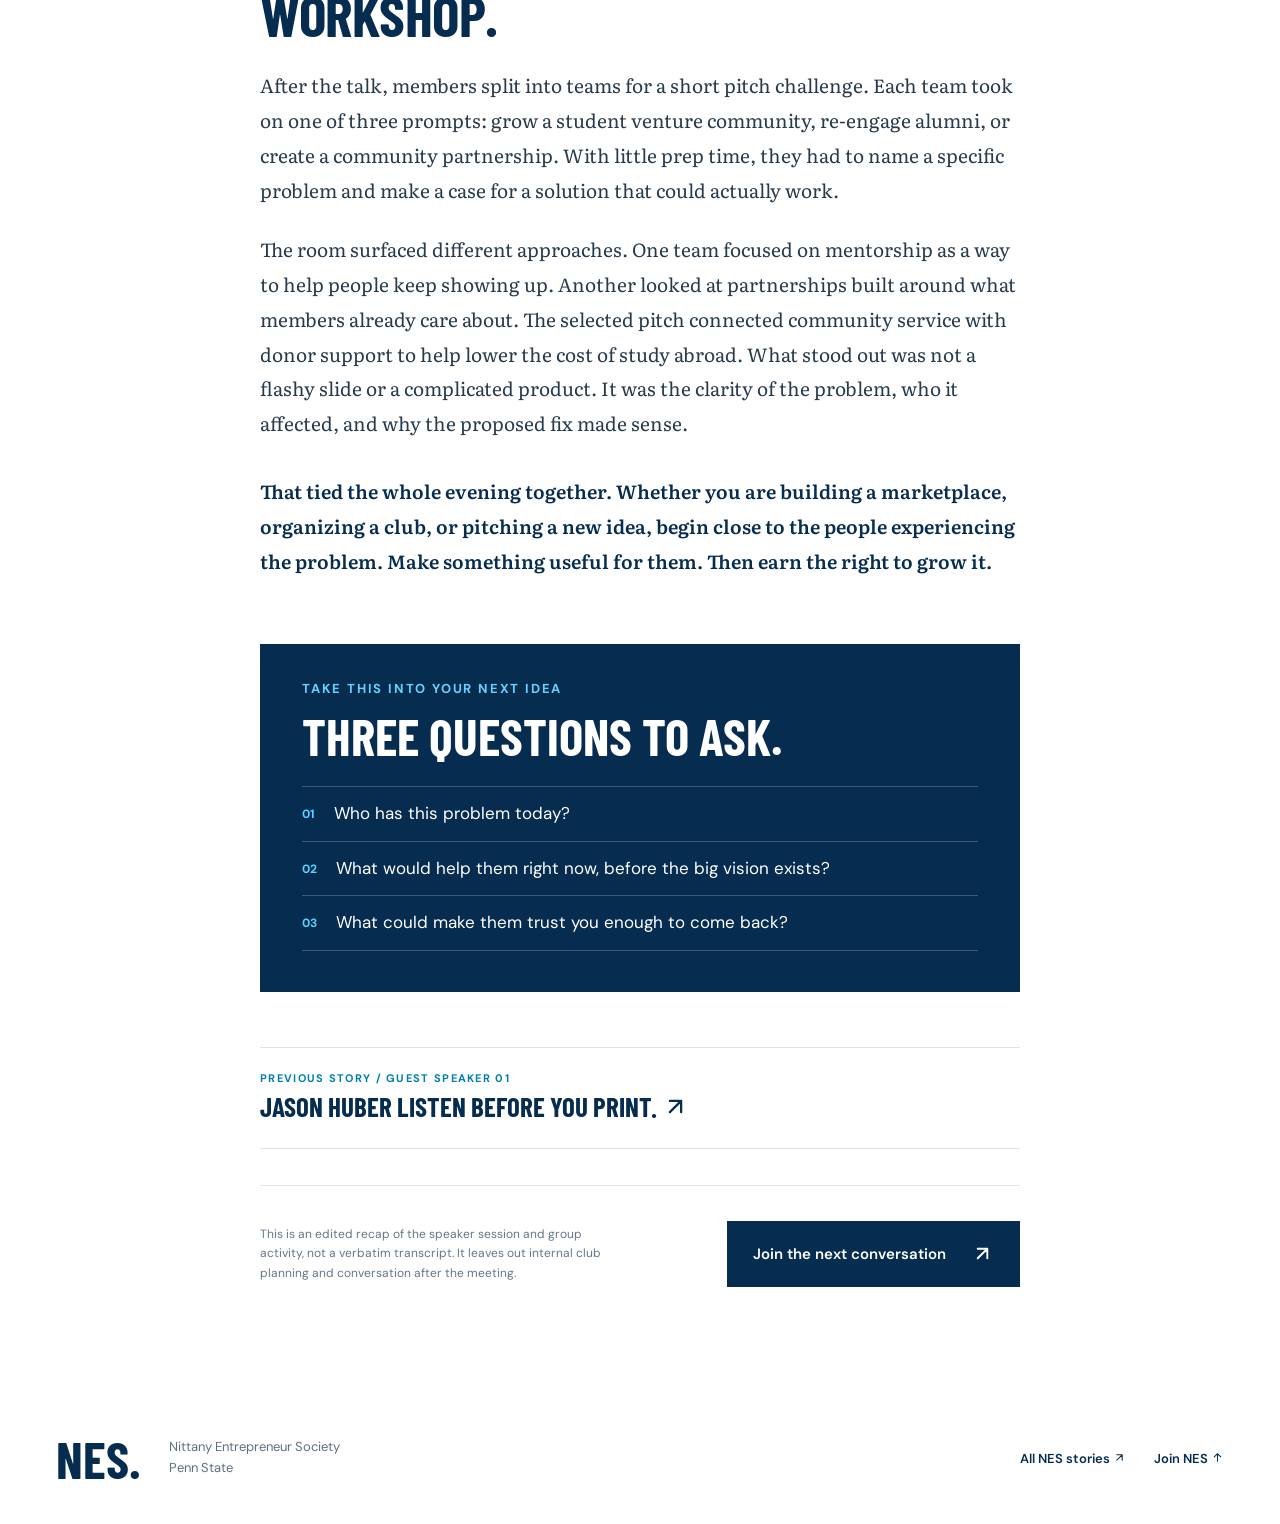
<file: notes/mike-xenakis-2026-10-05/index.html>
<!doctype html>
<html lang="en">
<head>
<meta charset="utf-8"><meta name="viewport" content="width=device-width,initial-scale=1"><meta name="theme-color" content="#062d50">
<title>Mike Xenakis Start with the problem — NES Stories</title>
<meta name="description" content="A meeting recap from NES: Mike Xenakis on his first startup, sixteen years at OpenTable, venture funding, AI, and our group pitch challenge.">
<meta property="og:type" content="article"><meta property="og:title" content="Mike Xenakis Start with the problem — NES Stories"><meta property="og:description" content="What Mike Xenakis and an evening of group pitches taught us about building something that lasts.">
<link rel="icon" href="../../assets/logo.png"><link rel="preconnect" href="https://fonts.googleapis.com"><link rel="preconnect" href="https://fonts.gstatic.com" crossorigin>
<link href="https://fonts.googleapis.com/css2?family=Barlow+Condensed:wght@600;700;800&family=DM+Sans:wght@400;500;600;700&family=Literata:opsz,wght@7..72,400;7..72,500;7..72,600&display=swap" rel="stylesheet">
<link rel="stylesheet" href="../../style.css?v=14"><link rel="stylesheet" href="../../notes.css?v=7"><link rel="stylesheet" href="../../story.css?v=2"><script src="../../notes.js" defer></script>
</head>
<body><a class="skip" href="#main">Skip to content</a>
<header class="nav"><a class="brand" href="../../" aria-label="NES home"><img src="../../assets/logo.png" alt="" width="447" height="447"><span>NES<span class="brand-sub">PENN STATE</span></span></a><nav aria-label="Main navigation"><a href="../../#experience">The experience</a><a href="../../#builders">Our builders</a><a href="../../#nyc">NYC Race</a><a class="join small" href="https://groupme.com/join_group/85302502/joHVKt0b" target="_blank" rel="noopener noreferrer">Join NES <span aria-hidden="true"><svg class="ui-icon" viewBox="0 0 24 24" fill="none" stroke="currentColor" stroke-width="2" stroke-linecap="round" stroke-linejoin="round" aria-hidden="true" focusable="false"><path d="M7 17 17 7M7 7h10v10"/></svg></span></a></nav></header>
<main id="main">
<section class="notes-hero"><div class="wrap"><a class="notes-back" href="../"><span aria-hidden="true"><svg class="ui-icon" viewBox="0 0 24 24" fill="none" stroke="currentColor" stroke-width="2" stroke-linecap="round" stroke-linejoin="round" aria-hidden="true" focusable="false"><path d="M19 12H5m6-6-6 6 6 6"/></svg></span> All NES stories</a><div class="notes-kicker">NES STORIES / GUEST SPEAKER 02</div><h1>START WITH<br>THE <span>PROBLEM.</span> <span class="story-speaker">MIKE XENAKIS</span></h1><p class="notes-deck">An evening with Mike Xenakis on the long road through startups—and a room full of members putting his advice into practice.</p><div class="notes-meta"><span>October 5, 2026</span><span>Guest speaker + group pitch challenge</span><span>7 min read</span></div></div></section>
<article class="article-shell" aria-label="Meeting recap">
<div class="article-toolbar"><span>MEETING RECAP / NES PENN STATE</span><button type="button" id="copy-article-link">Copy link <svg class="ui-icon" viewBox="0 0 24 24" fill="none" stroke="currentColor" stroke-width="2" stroke-linecap="round" stroke-linejoin="round" aria-hidden="true" focusable="false"><path d="M7 17 17 7M7 7h10v10"/></svg></button><span class="share-status" id="share-status" role="status" aria-live="polite"></span></div>
<p class="article-lead">What does it actually take to build a company? At this week’s NES meeting, Mike Xenakis answered by telling the longer, less polished version of a founder’s journey: a first startup that failed, sixteen years helping grow OpenTable, and the lessons he now brings to students and early-stage teams.</p>
<p>Mike’s career did not begin with a startup. He spent six years as an Air Force officer, then earned an MBA at Kellogg and moved to San Francisco during the dot-com boom. He eventually joined OpenTable near its beginning, led product work, and later ran its European business. Since then, he has taught entrepreneurship, advised companies, and invested in founders. His point was that there is no one correct moment to begin. The right problem can show up at different stages of a career.</p>
<figure class="fig"><img src="../../assets/talks/mike-xenakis-talk.webp" alt="Mike Xenakis speaking to a full room of NES members between two screens introducing him" loading="lazy" width="750" height="563"><figcaption><b>October 5.</b> Mike telling the longer version of a founder’s journey.</figcaption></figure>
<h2>His first startup taught the hardest lesson.</h2>
<p>Before OpenTable, Mike and a group of business-school friends tried to build a service for family caregivers. The need sounded real, but the team did not know that world deeply enough. They ran into its complexity early and stopped the venture before it went far.</p>
<p>He framed the mistake plainly: wanting to <em>be an entrepreneur</em> is different from caring enough about a particular problem to stay with it. The first impulse may get a team moving. The second is what helps them learn from customers, navigate messy details, and keep going when the idea gets difficult.</p>
<aside class="article-pull"><span>THE IDEA WE TOOK HOME</span><p>Start with a problem you understand and care about. The company comes after.</p></aside>
<h2>OpenTable started with restaurants, not reservations.</h2>
<p>When Mike joined OpenTable, making a restaurant reservation still meant calling. The opportunity was obvious from the diner’s side, but a reservation website would be of little use without restaurants on it. So the team first built software restaurants could use on their own: tools for managing tables, remembering guests, and staying connected with customers.</p>
<p>That product gave restaurants a reason to join before the consumer marketplace was large. Once there were enough restaurants, online bookings became useful to diners. As more diners arrived, the platform became more valuable to restaurants. Mike described this as the compounding effect of a two-sided network—one that took years of work, not a quick launch, to build.</p>
<p>The business model changed with that growth. Restaurant software helped OpenTable get in the door, but bookings eventually became the larger part of its revenue. The lesson for a student founder is subtle: the first thing people pay you for may be the bridge to a much bigger source of value. You still have to make that first thing genuinely useful.</p>
<h2>Funding is a stage, not a substitute for proof.</h2>
<p>Questions from the room turned to venture capital. Mike walked through the progression from an idea or prototype at pre-seed, to early traction at seed, to the evidence of product-market fit investors often look for at Series A. Later rounds usually fund the work of scaling—hiring, expanding, and reaching more customers.</p>
<section class="funding-map" aria-labelledby="funding-map-title"><div class="funding-map-head"><span class="notes-label">A visual guide from the talk</span><h3 id="funding-map-title">From idea to scale</h3><p>Mike’s simplified explanation of how venture stages tend to progress. These are guideposts, not fixed rules.</p></div><ol><li><span>01</span><strong>Pre-seed</strong><small>Idea or prototype</small><b>Test the need</b></li><li><span>02</span><strong>Seed</strong><small>Early traction</small><b>Learn what sticks</b></li><li><span>03</span><strong>Series A</strong><small>Product-market fit</small><b>Prove demand</b></li><li><span>04</span><strong>Series B+</strong><small>Growth and scale</small><b>Expand the business</b></li></ol></section>
<p>As an angel investor, he said he puts the people first. He looks for founders he trusts and a problem they are committed to solving. Funding can accelerate a business, but it does not create the customer need or the team’s conviction for them.</p>
<h2>In an AI world, relationships matter more.</h2>
<p>Mike also asked what remains defensible when software becomes easier to make. His answer centered on the parts that are harder to copy: understanding customers, earning their trust, and finding a way to reach them. Building a product faster is useful. Building something people choose, return to, and recommend is the deeper challenge.</p>
<section class="article-qa" aria-labelledby="mike-questions"><span class="notes-label">Questions from the room</span><h2 id="mike-questions">A few things we asked Mike.</h2><p class="qa-note">Questions and answers are edited for clarity and paraphrased from the meeting.</p><details><summary>What is the difference between Series A and Series B?<span aria-hidden="true">+</span></summary><p>Mike first explained that venture firms raise funds from limited partners and invest at different stages. He described Series A as backing a company that has found real product-market fit and is beginning to show repeatable traction. Series B typically helps that company scale what is working, whether through hiring, sales, or expansion into new markets.</p></details><details><summary>Why did your first startup fail?<span aria-hidden="true">+</span></summary><p>His team built around a caregiving need, but they did not understand the field deeply enough. Insurance and Medicare complexity appeared quickly, and they realized they had been more excited by the idea of starting a company than by this specific problem. They stopped early and took the lesson into later work.</p></details><details><summary>How did OpenTable solve the restaurant-and-diner problem?<span aria-hidden="true">+</span></summary><p>It gave restaurants useful table-management and guest-relationship software first. That created value even before online reservations were a large consumer habit. With enough restaurants participating, the booking marketplace could grow for diners, and each side then made the other more valuable.</p></details><details><summary>What can still make a startup defensible when AI makes software easier to build?<span aria-hidden="true">+</span></summary><p>Mike pointed to customer relationships, distribution, and trust. A fast-built product is only a starting point. Founders still need to know their customers, reach them consistently, and give them a reason to return.</p></details></section>
<div class="article-divider" aria-hidden="true"><span><svg class="ui-icon" viewBox="0 0 24 24" fill="none" stroke="currentColor" stroke-width="2" stroke-linecap="round" stroke-linejoin="round" aria-hidden="true" focusable="false"><path d="M12 3v18M3 12h18M5.6 5.6l12.8 12.8M5.6 18.4 18.4 5.6"/></svg></span></div>
<figure class="fig"><img src="../../assets/talks/mike-xenakis-group.webp" alt="Mike Xenakis with the winning pitch team, Evan and Shanin in front of the pitch challenge scenarios" loading="lazy" width="900" height="620"><figcaption><b>The winning team.</b> Mike with the pitch challenge winners, plus Evan and Shanin on the left.</figcaption></figure>
<h2>Then the room became the workshop.</h2>
<p>After the talk, members split into teams for a short pitch challenge. Each team took on one of three prompts: grow a student venture community, re-engage alumni, or create a community partnership. With little prep time, they had to name a specific problem and make a case for a solution that could actually work.</p>
<p>The room surfaced different approaches. One team focused on mentorship as a way to help people keep showing up. Another looked at partnerships built around what members already care about. The selected pitch connected community service with donor support to help lower the cost of study abroad. What stood out was not a flashy slide or a complicated product. It was the clarity of the problem, who it affected, and why the proposed fix made sense.</p>
<p class="article-close">That tied the whole evening together. Whether you are building a marketplace, organizing a club, or pitching a new idea, begin close to the people experiencing the problem. Make something useful for them. Then earn the right to grow it.</p>
<section class="article-takeaway" aria-labelledby="next-idea"><div class="notes-label">Take this into your next idea</div><h2 id="next-idea">THREE QUESTIONS TO ASK.</h2><ol><li>Who has this problem today?</li><li>What would help them right now, before the big vision exists?</li><li>What could make them trust you enough to come back?</li></ol></section>
<a class="article-next" href="../jason-huber-2026-09-21/"><span>PREVIOUS STORY / GUEST SPEAKER 01</span><strong>Jason Huber Listen before you print. <span aria-hidden="true"><svg class="ui-icon" viewBox="0 0 24 24" fill="none" stroke="currentColor" stroke-width="2" stroke-linecap="round" stroke-linejoin="round" aria-hidden="true" focusable="false"><path d="M7 17 17 7M7 7h10v10"/></svg></span></strong></a><div class="article-end"><p>This is an edited recap of the speaker session and group activity, not a verbatim transcript. It leaves out internal club planning and conversation after the meeting.</p><a class="join" href="https://groupme.com/join_group/85302502/joHVKt0b" target="_blank" rel="noopener noreferrer">Join the next conversation <span aria-hidden="true"><svg class="ui-icon" viewBox="0 0 24 24" fill="none" stroke="currentColor" stroke-width="2" stroke-linecap="round" stroke-linejoin="round" aria-hidden="true" focusable="false"><path d="M7 17 17 7M7 7h10v10"/></svg></span></a></div>
</article></main>
<footer class="wrap"><a class="footer-brand" href="../../">NES.</a><p>Nittany Entrepreneur Society<br>Penn State</p><a href="../">All NES stories <svg class="ui-icon" viewBox="0 0 24 24" fill="none" stroke="currentColor" stroke-width="2" stroke-linecap="round" stroke-linejoin="round" aria-hidden="true" focusable="false"><path d="M7 17 17 7M7 7h10v10"/></svg></a><a href="../../#join">Join NES <svg class="ui-icon" viewBox="0 0 24 24" fill="none" stroke="currentColor" stroke-width="2" stroke-linecap="round" stroke-linejoin="round" aria-hidden="true" focusable="false"><path d="M12 19V5m-6 6 6-6 6 6"/></svg></a></footer>
</body></html>
</file>
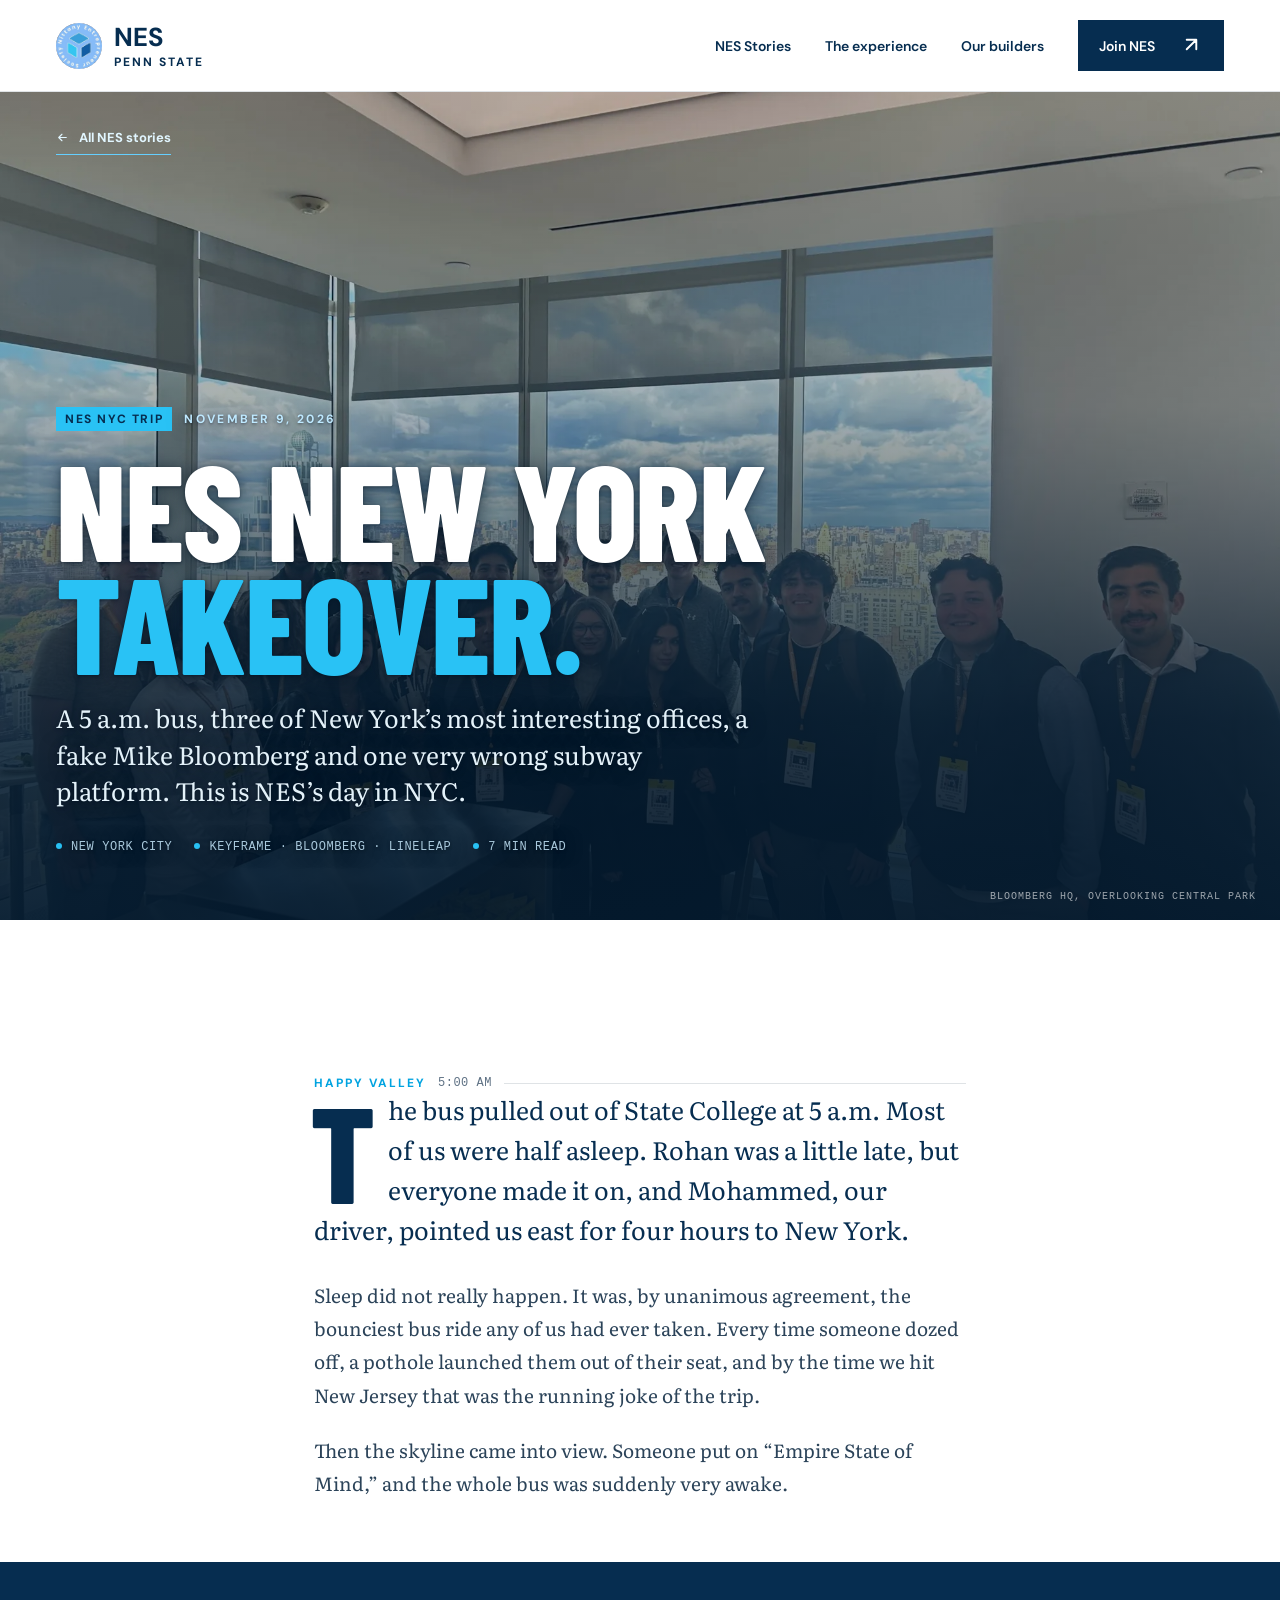
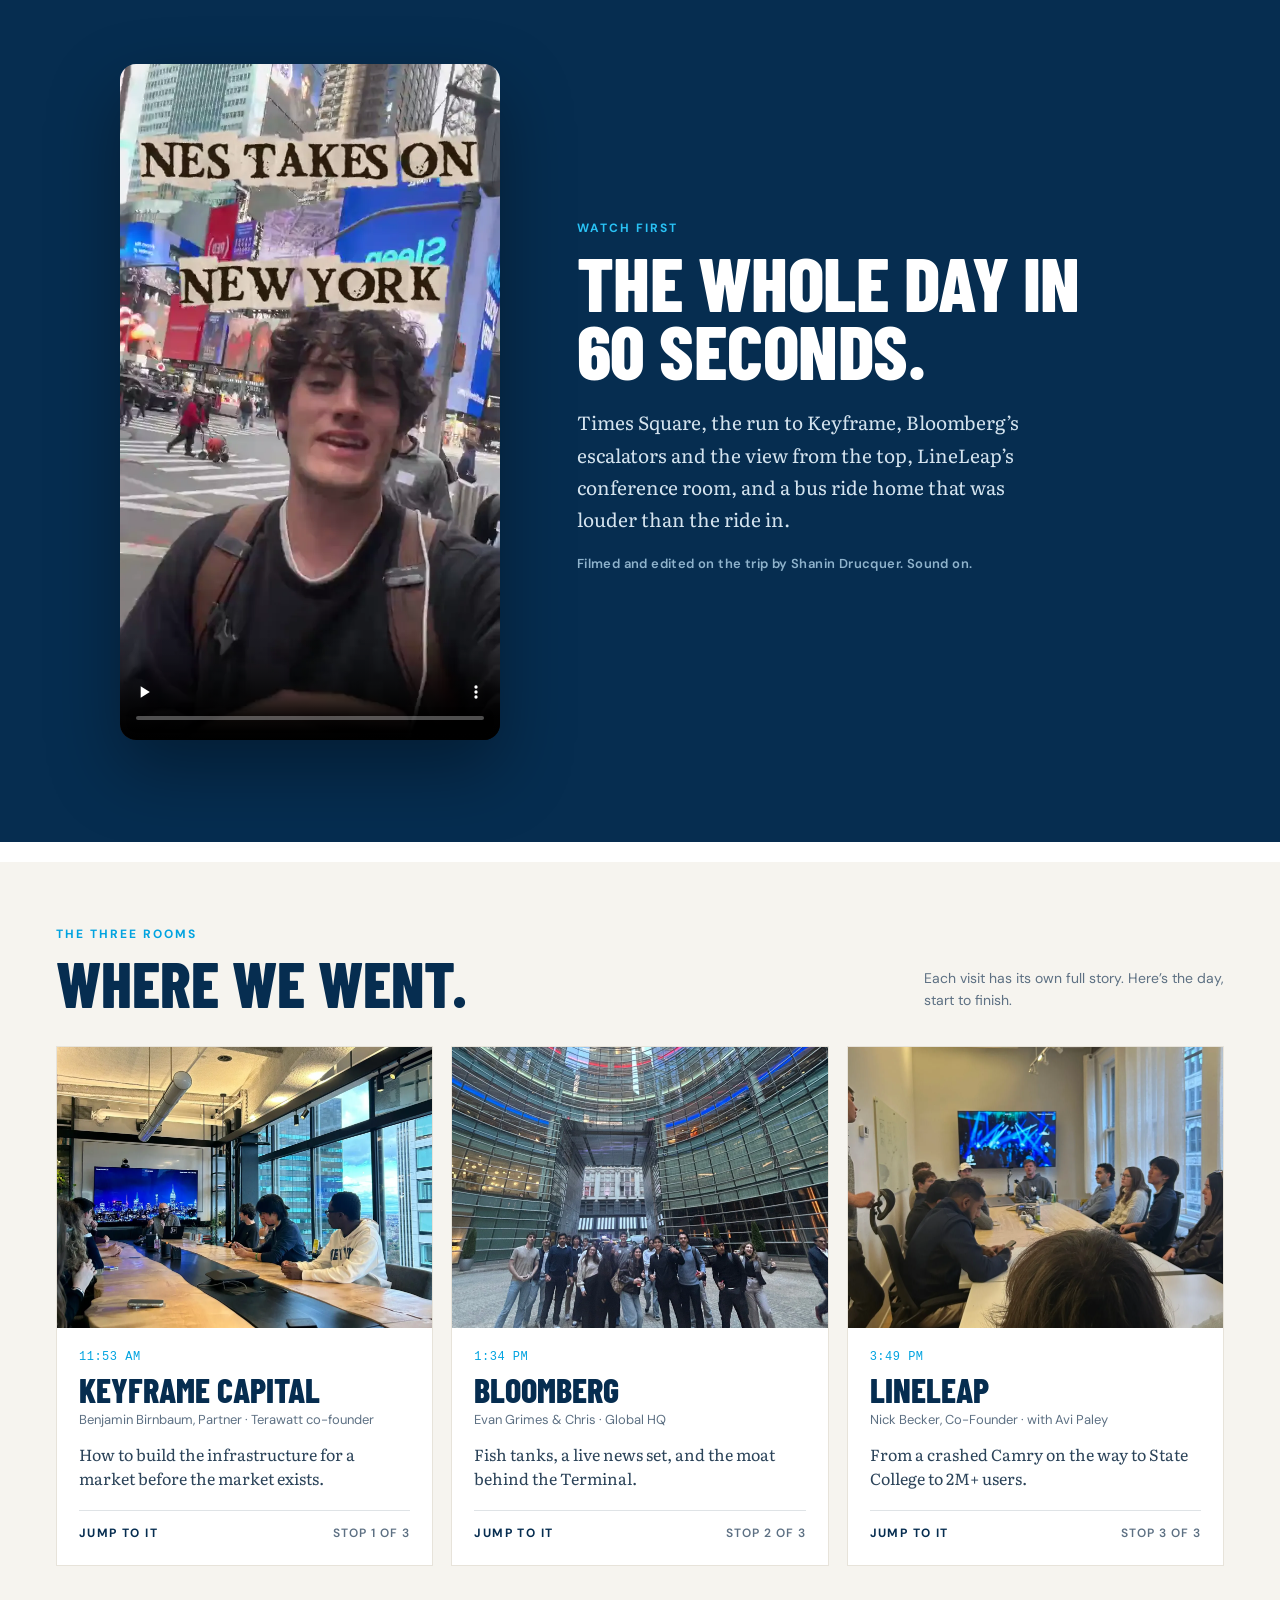
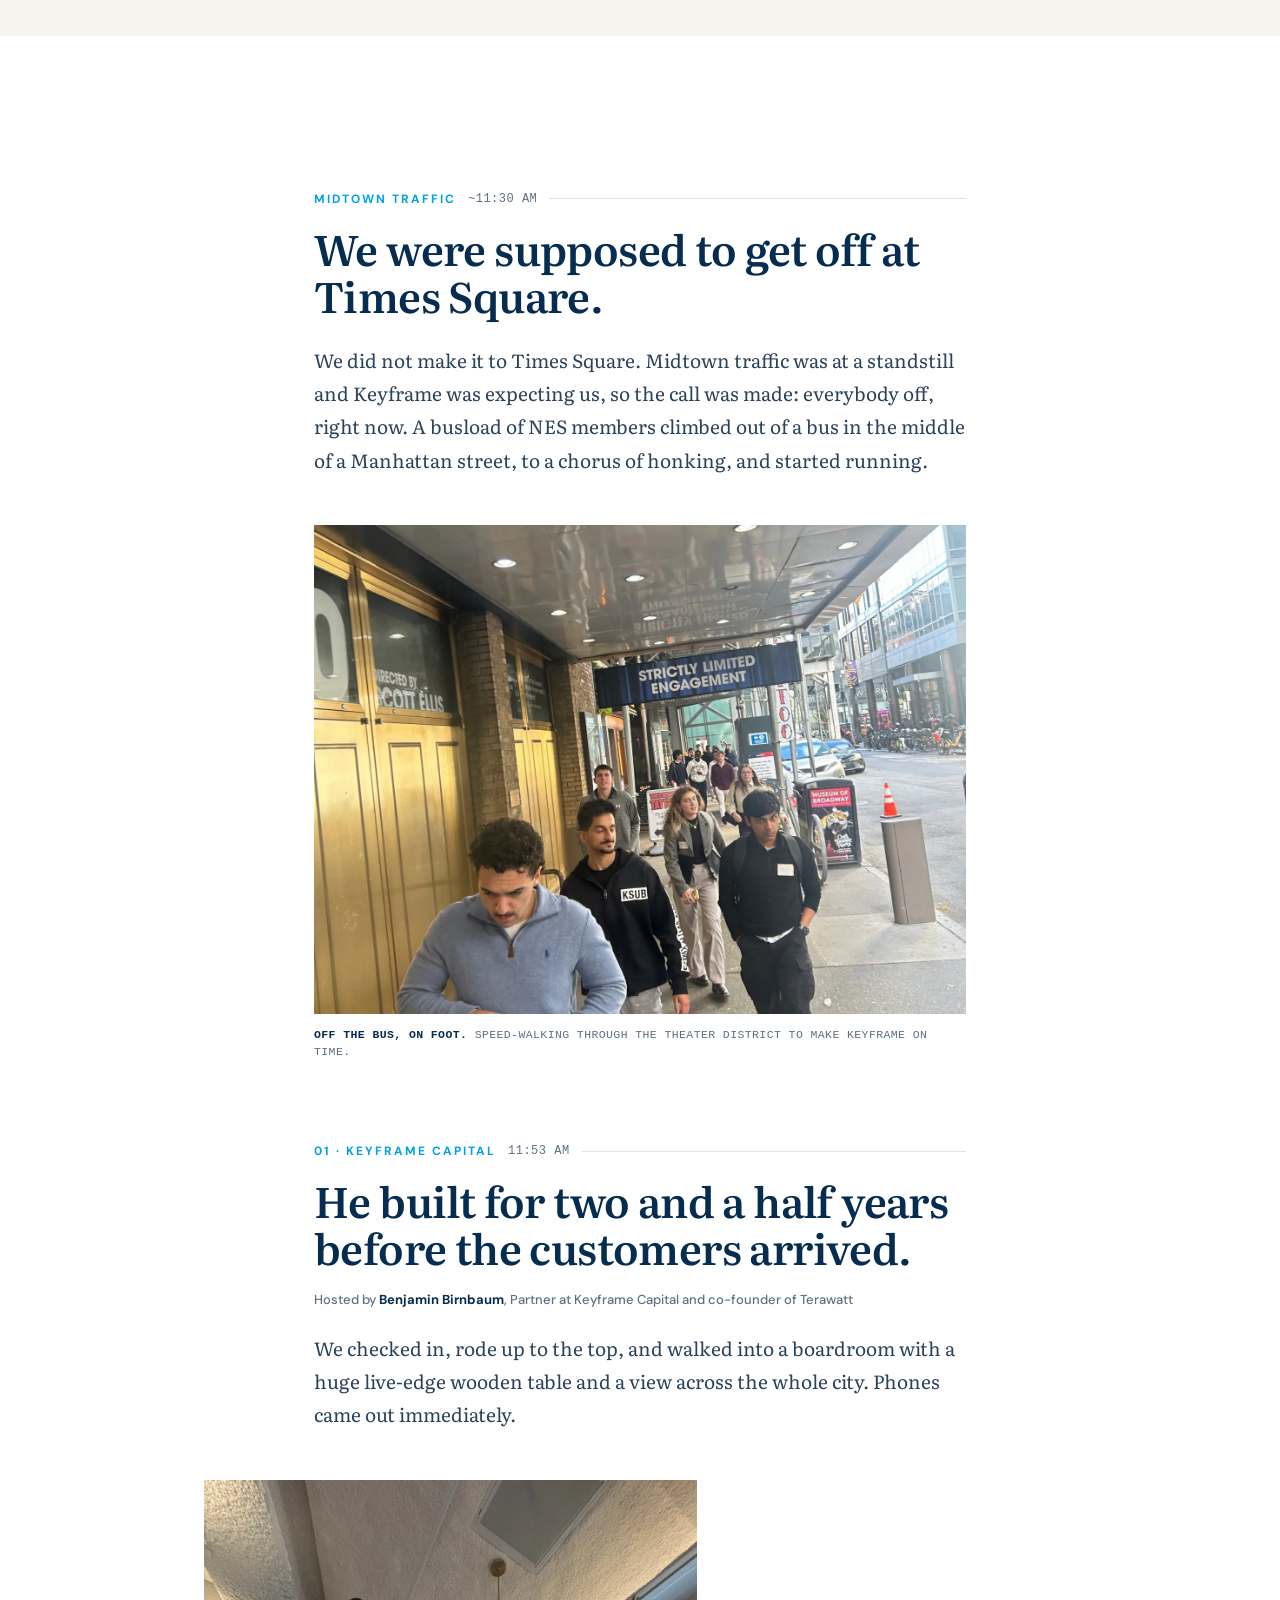
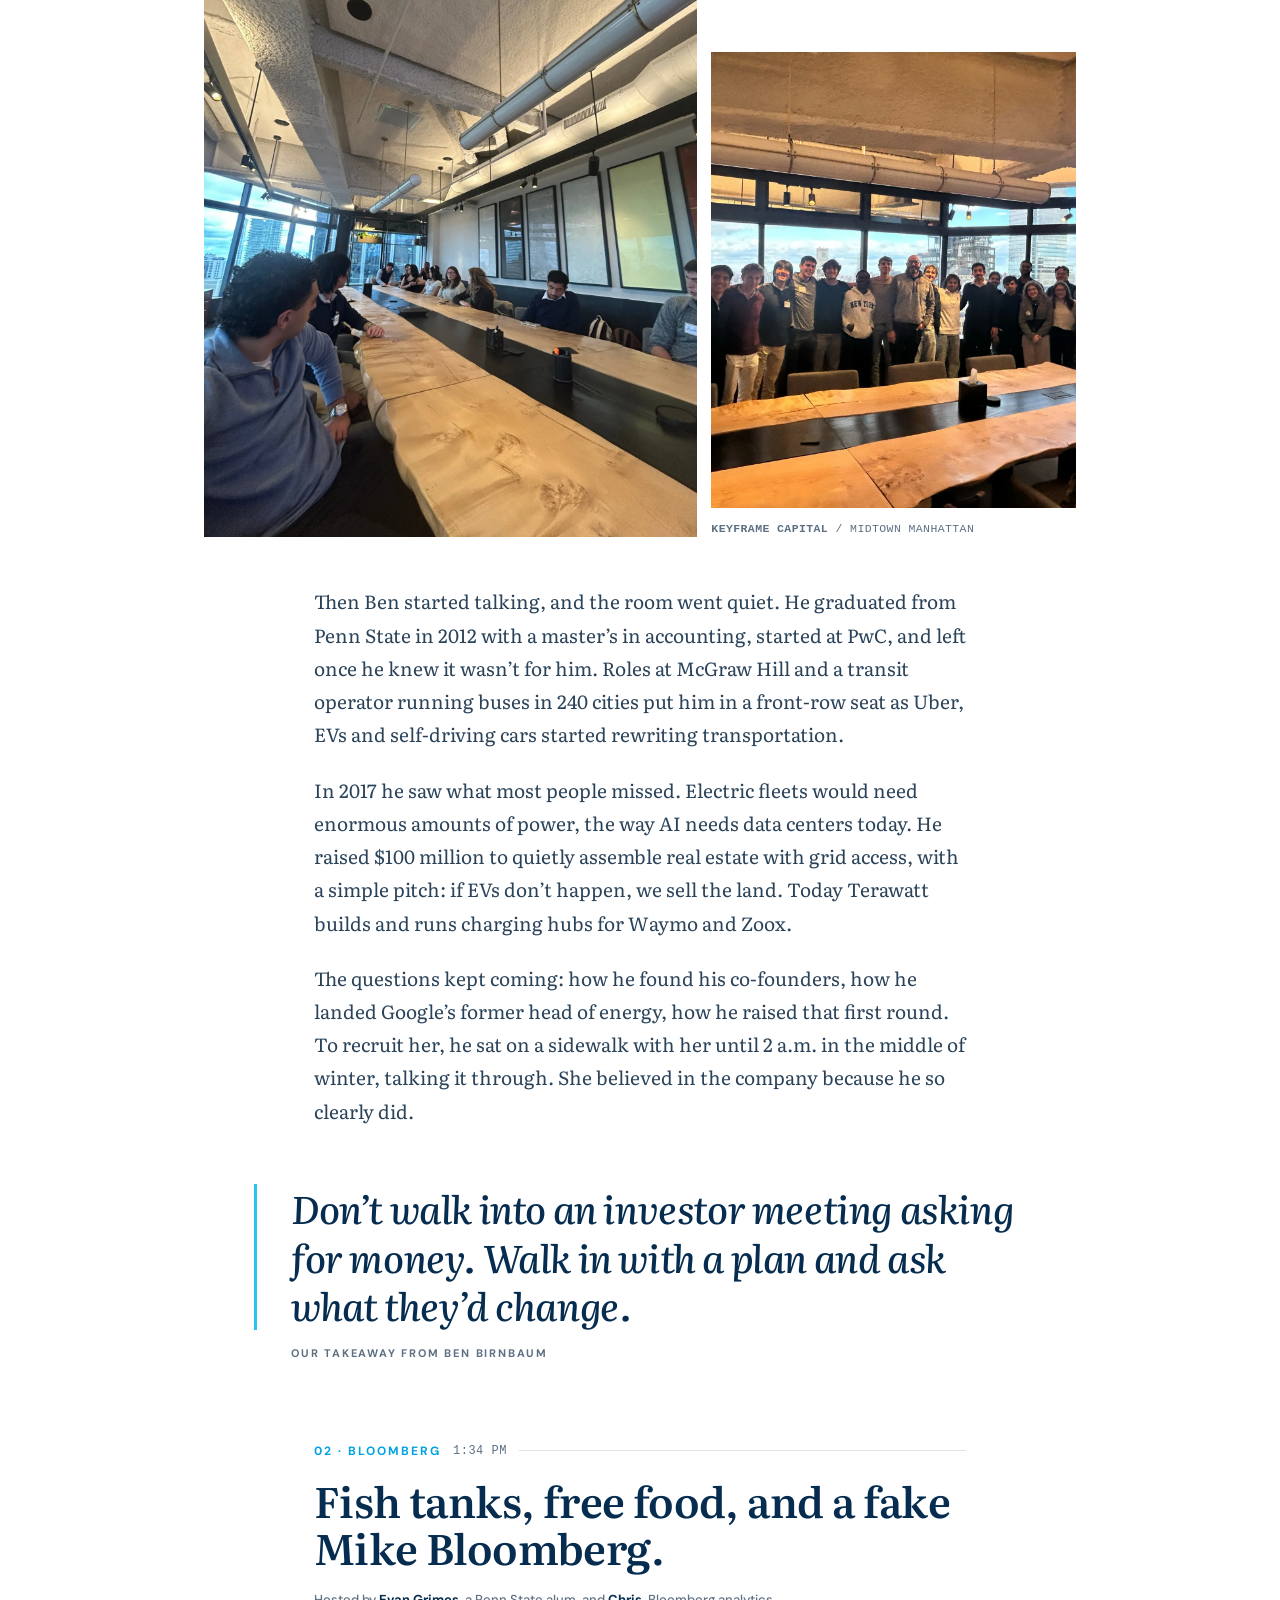
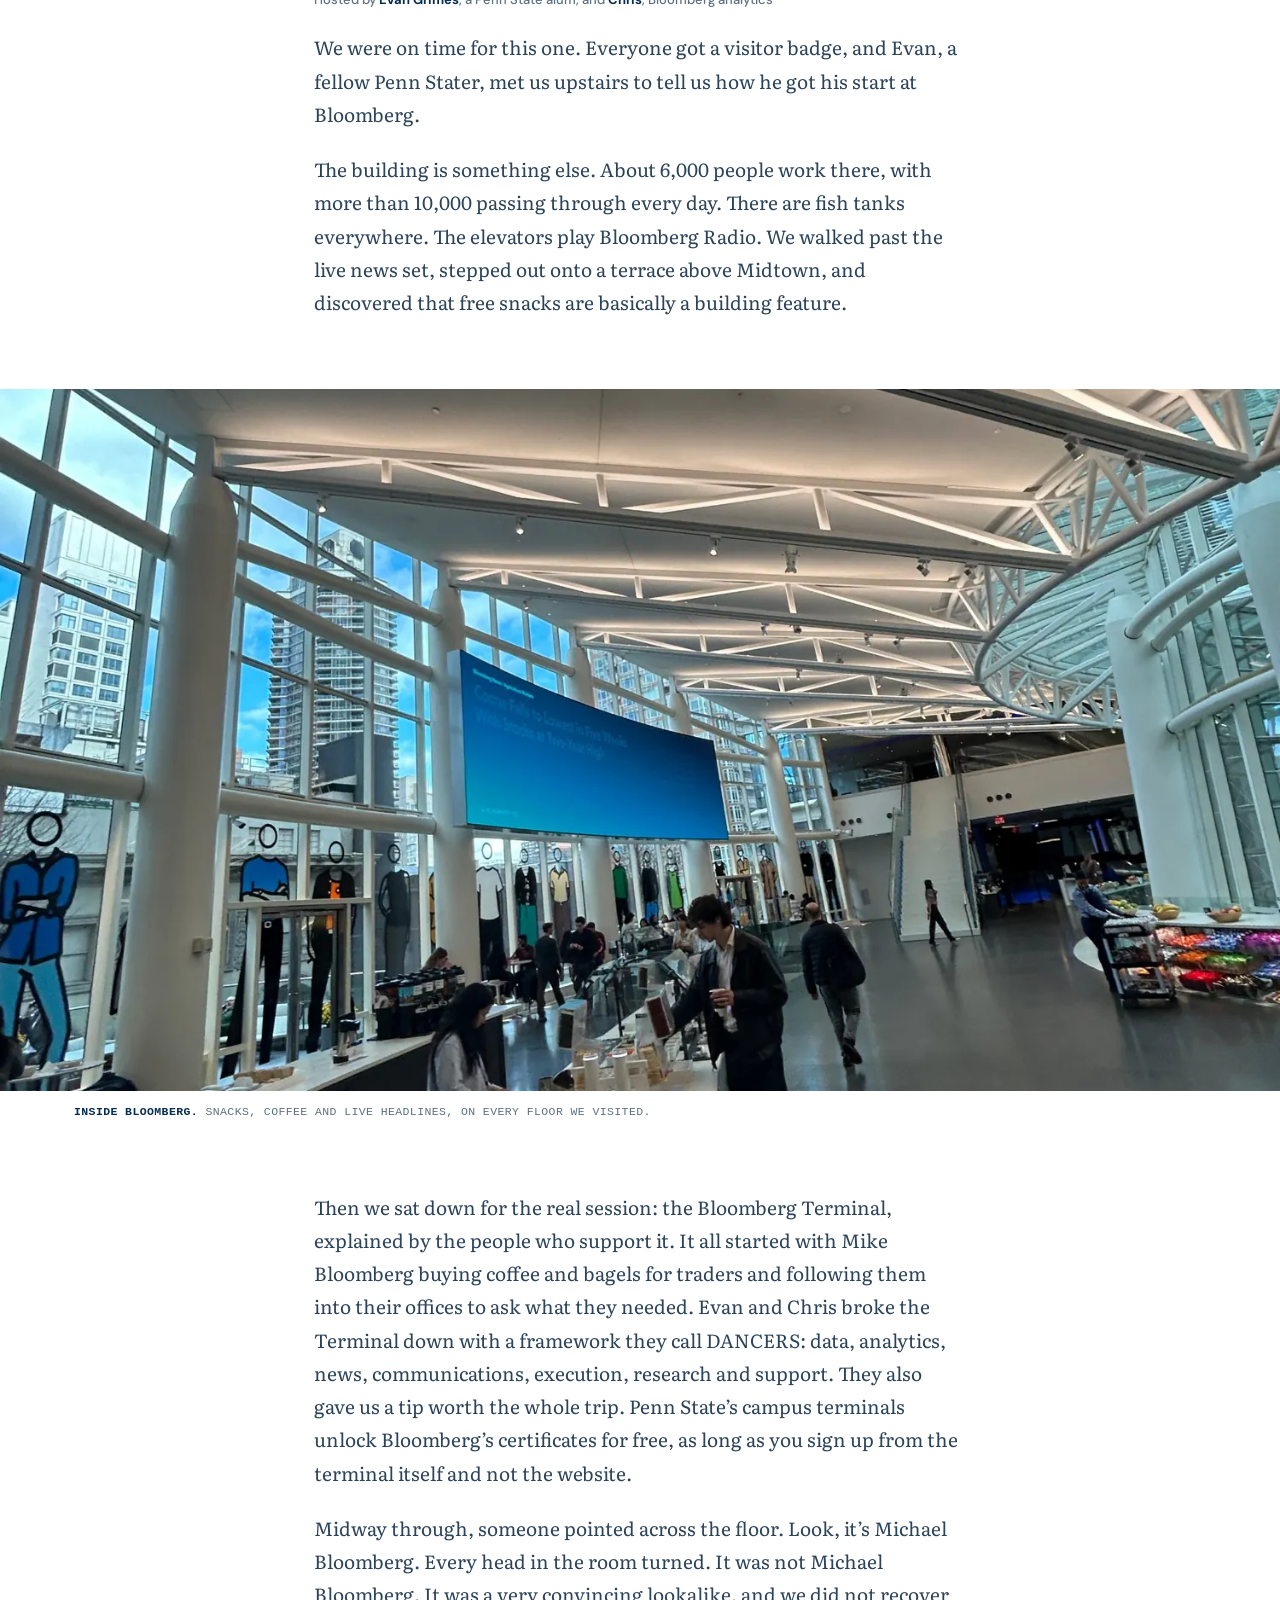
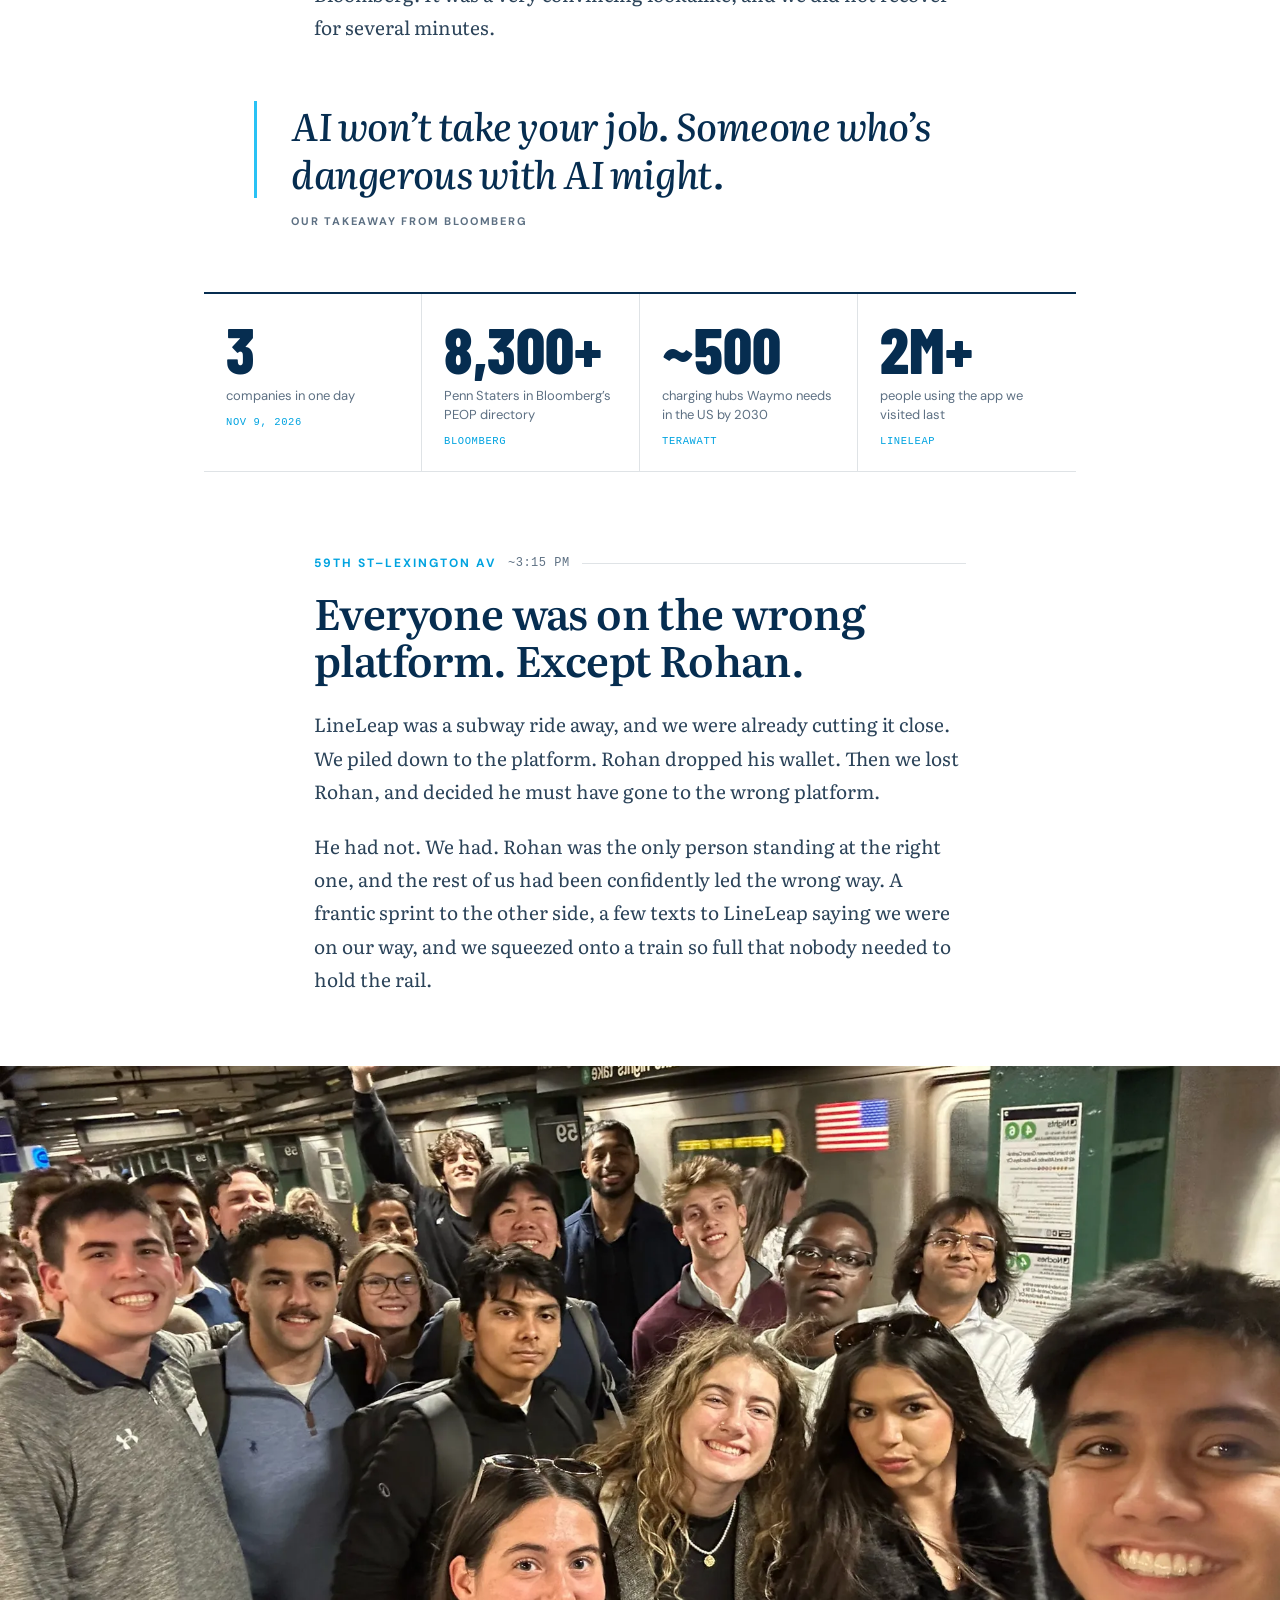
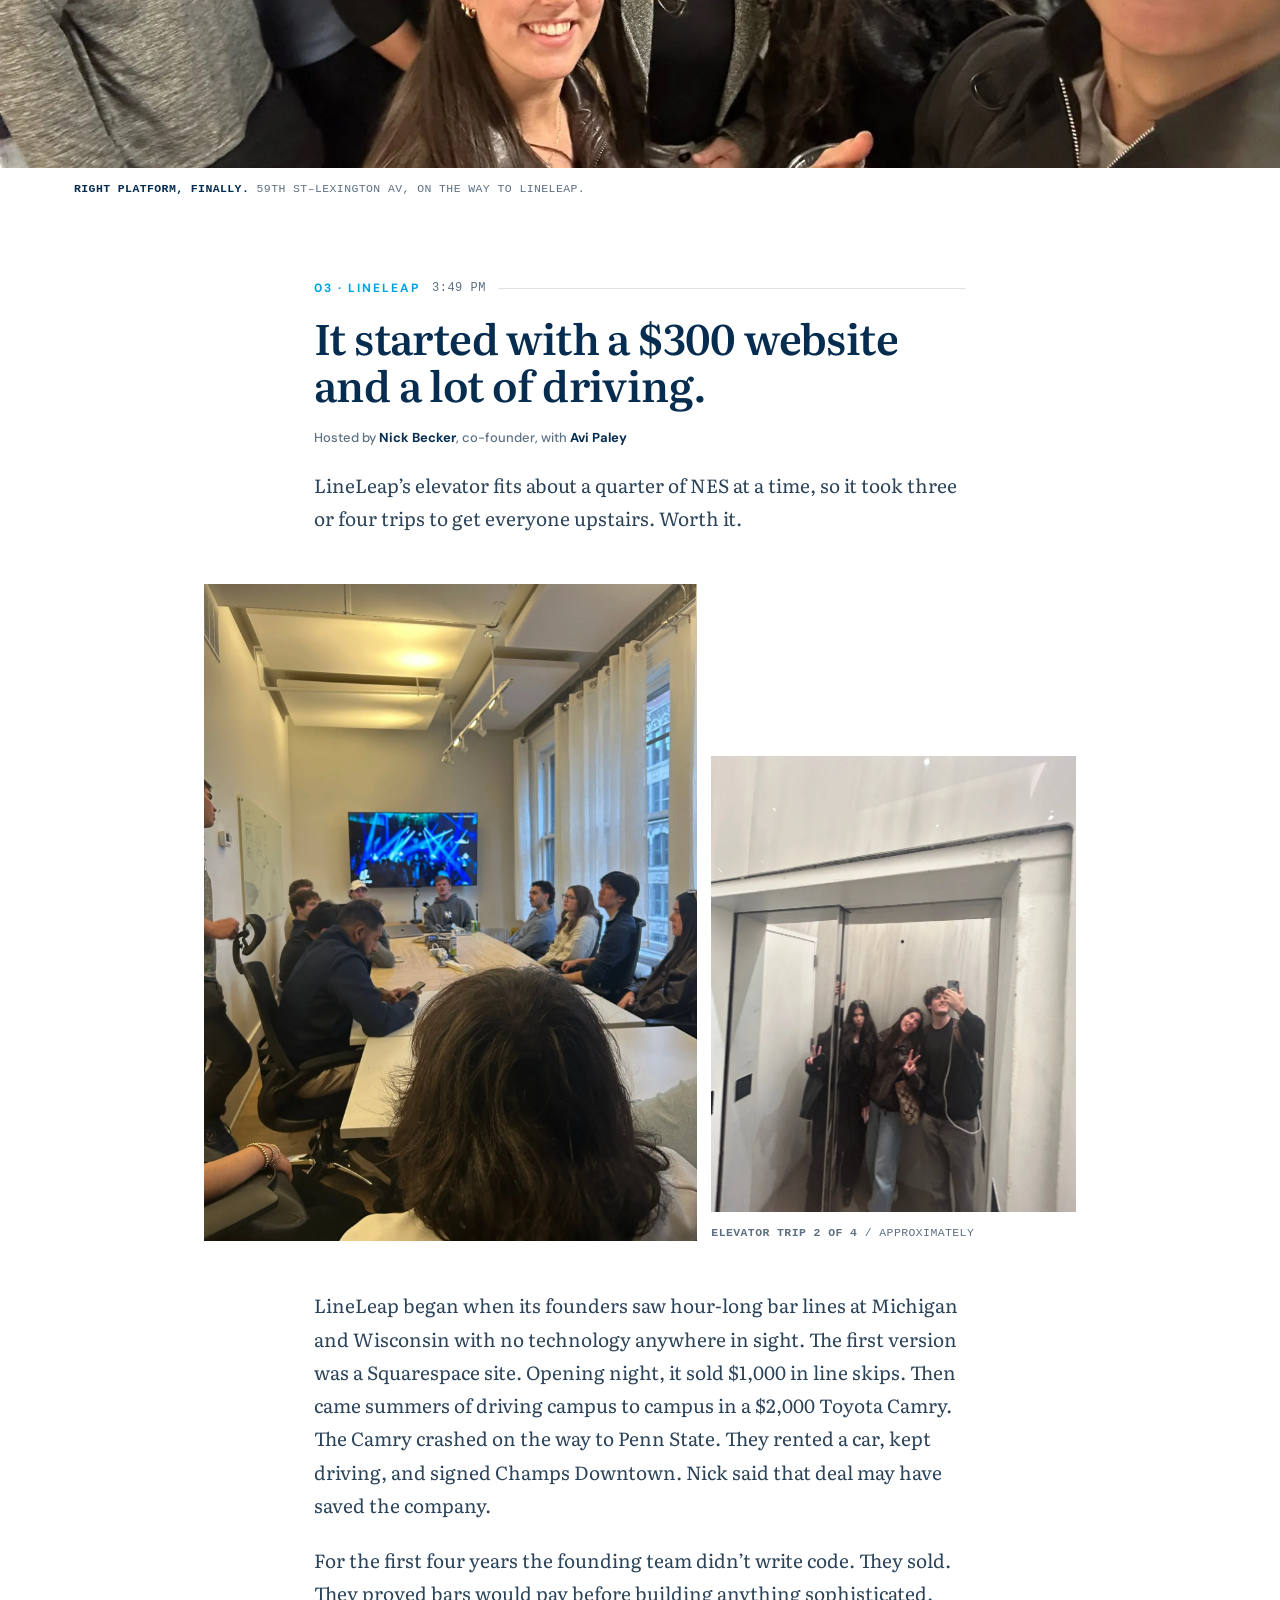
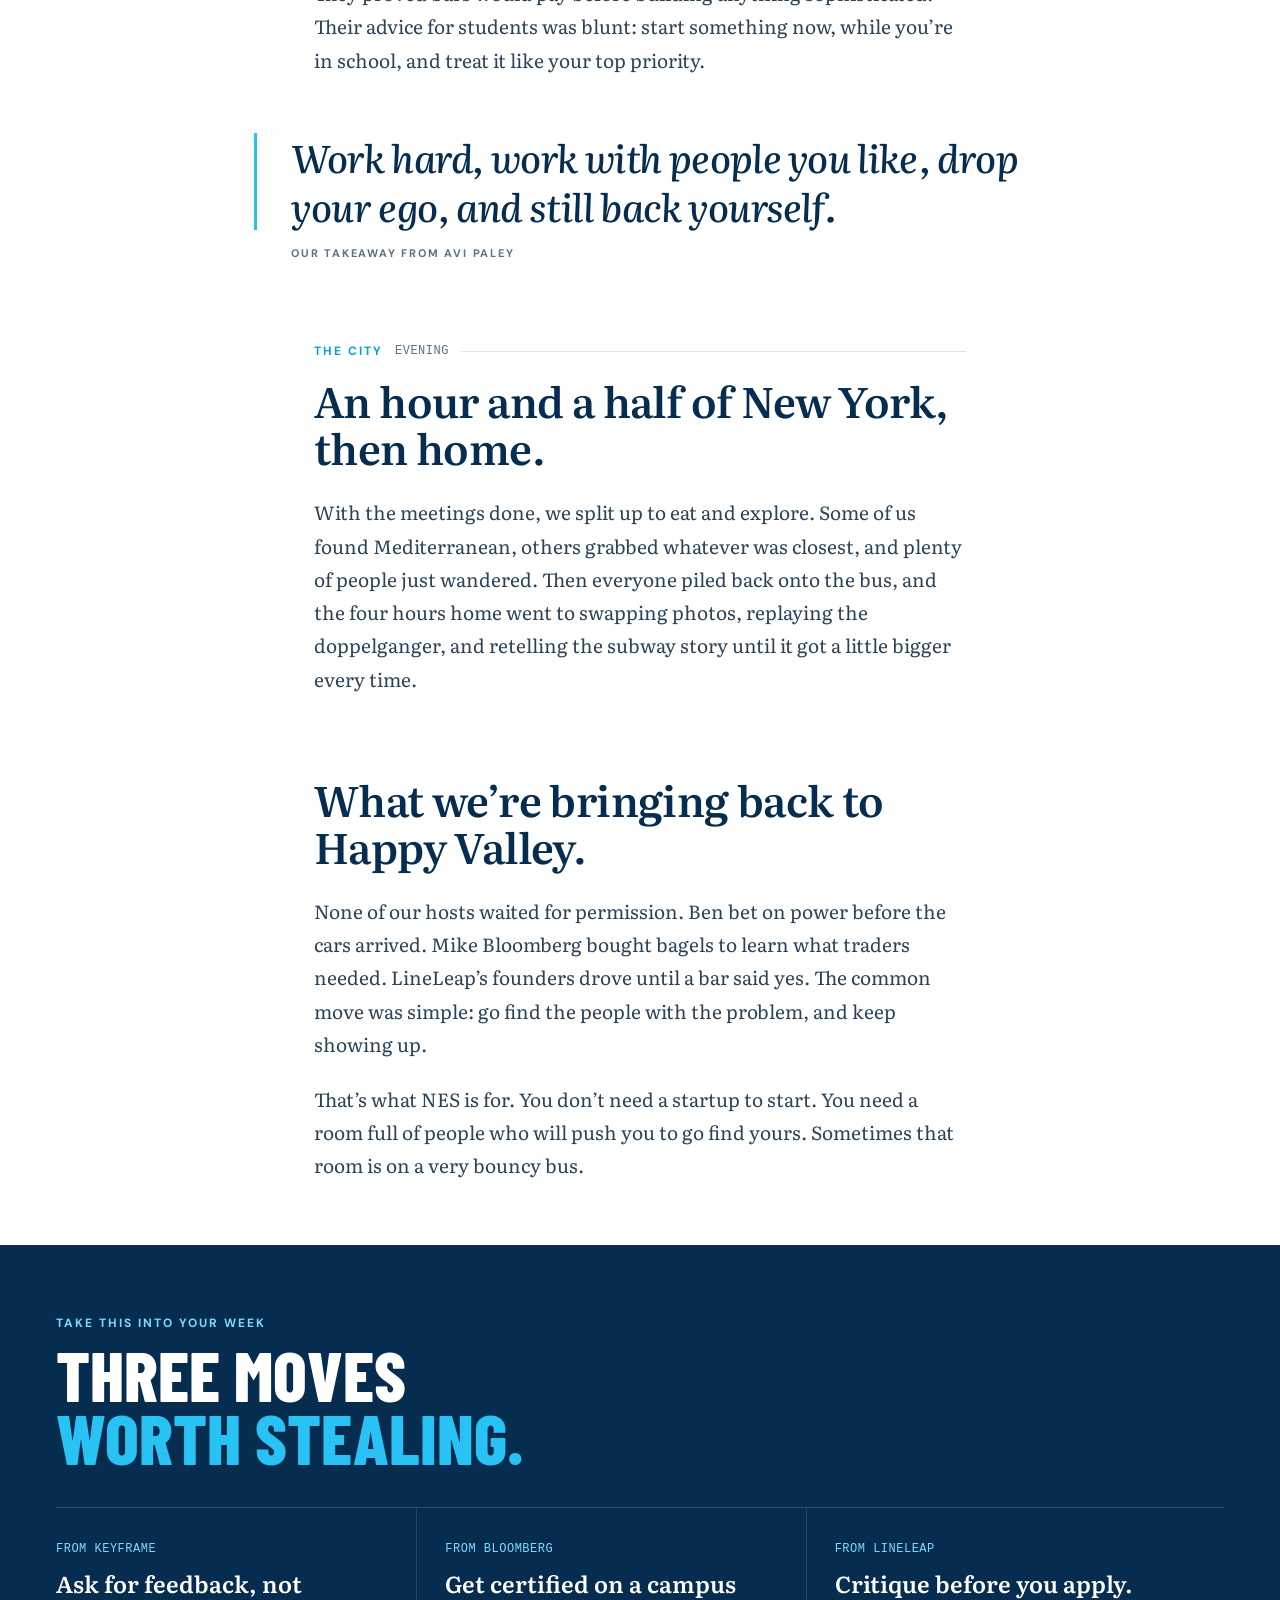
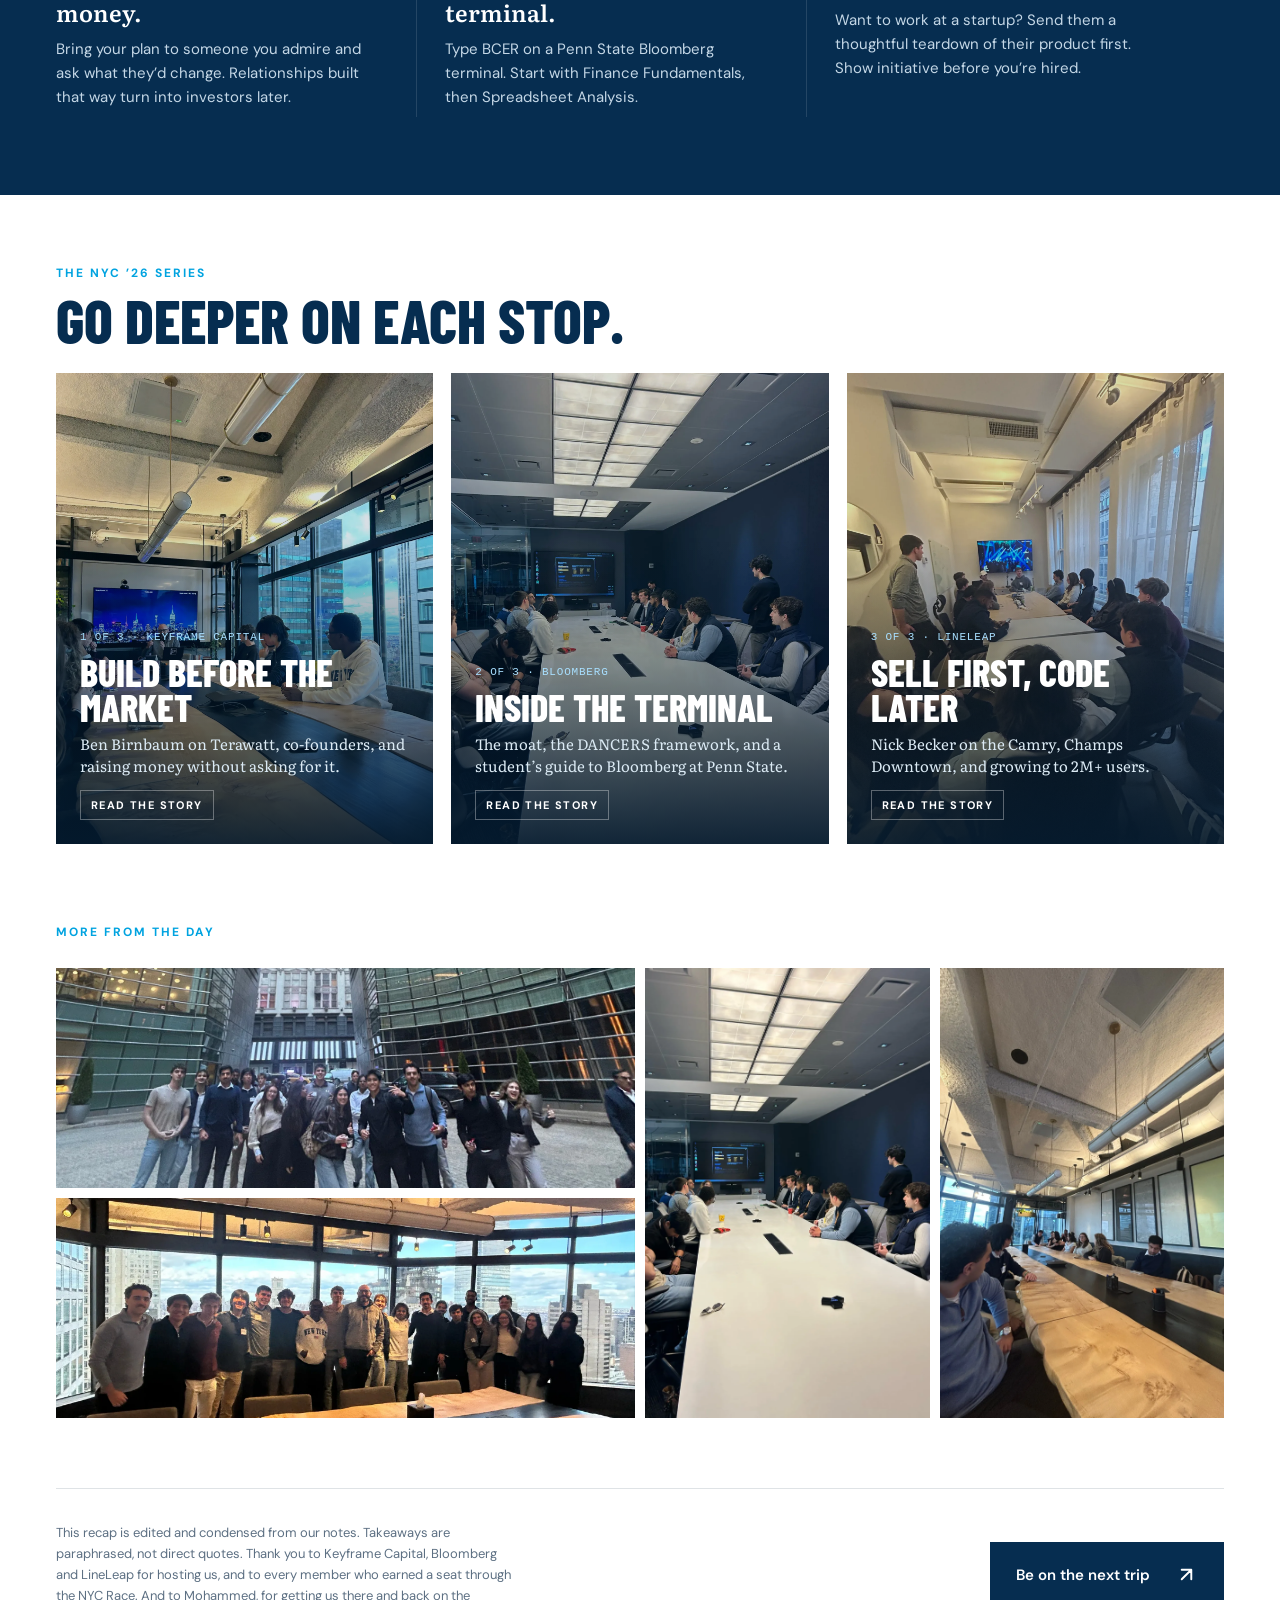
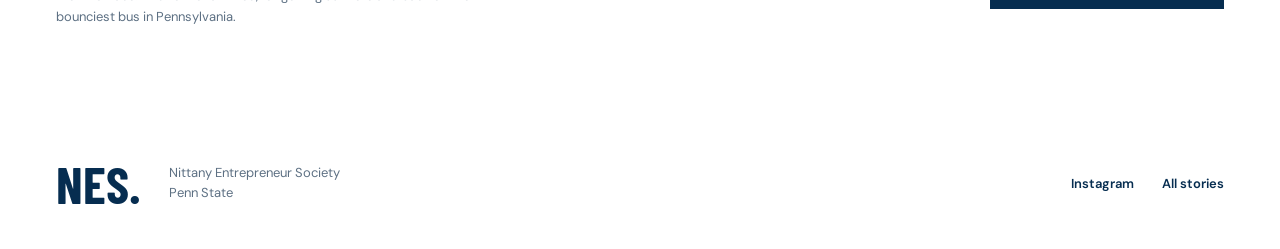
<file: notes/nyc-trip-2026-11-09/index.html>
<!doctype html>
<html lang="en">
<head>
<meta charset="utf-8"><meta name="viewport" content="width=device-width,initial-scale=1"><meta name="theme-color" content="#062d50">
<title>The NES New York Takeover — NES Stories</title>
<meta name="description" content="NES spent November 9 in New York City with Keyframe Capital, Bloomberg, and LineLeap. What we saw, what we heard, and what we're taking back to Happy Valley.">
<meta property="og:type" content="article"><meta property="og:title" content="The NES New York Takeover"><meta property="og:description" content="Keyframe Capital, Bloomberg, and LineLeap: a day in New York with the Nittany Entrepreneur Society."><meta property="og:image" content="https://nespennstate.com/assets/nyc26/bloomberg-central-park.webp">
<link rel="icon" href="../../assets/logo.png"><link rel="preconnect" href="https://fonts.googleapis.com"><link rel="preconnect" href="https://fonts.gstatic.com" crossorigin>
<link href="https://fonts.googleapis.com/css2?family=Barlow+Condensed:wght@600;700;800&family=DM+Sans:wght@400;500;600;700&family=Literata:ital,opsz,wght@0,7..72,400;0,7..72,500;0,7..72,600;1,7..72,500&display=swap" rel="stylesheet">
<link rel="stylesheet" href="../../style.css?v=14"><link rel="stylesheet" href="../../notes.css?v=7"><link rel="stylesheet" href="../../story.css?v=3"><script src="../../notes.js" defer></script><script src="../../story.js" defer></script>
</head>
<body class="story-page"><div class="story-progress" id="story-progress" aria-hidden="true"></div><a class="skip" href="#main">Skip to content</a>
<header class="nav"><a class="brand" href="../../" aria-label="NES home"><img src="../../assets/logo.png" alt="" width="447" height="447"><span>NES<span class="brand-sub">PENN STATE</span></span></a><nav aria-label="Main navigation"><a href="../">NES Stories</a><a href="../../#experience">The experience</a><a href="../../#builders">Our builders</a><a class="join small" href="https://groupme.com/join_group/85302502/joHVKt0b" target="_blank" rel="noopener noreferrer">Join NES <span aria-hidden="true"><svg class="ui-icon" viewBox="0 0 24 24" fill="none" stroke="currentColor" stroke-width="2" stroke-linecap="round" stroke-linejoin="round" aria-hidden="true" focusable="false"><path d="M7 17 17 7M7 7h10v10"/></svg></span></a></nav></header>
<main id="main">

<section class="cover">
  <img src="../../assets/nyc26/bloomberg-central-park.webp" alt="About twenty NES members with Bloomberg visitor badges, standing in front of floor-to-ceiling windows overlooking Central Park in autumn" width="2000" height="1500" fetchpriority="high">
  <div class="cover-top"><div class="wrap"><a class="notes-back" href="../"><span aria-hidden="true"><svg class="ui-icon" viewBox="0 0 24 24" fill="none" stroke="currentColor" stroke-width="2" stroke-linecap="round" stroke-linejoin="round" aria-hidden="true" focusable="false"><path d="M19 12H5m6-6-6 6 6 6"/></svg></span> All NES stories</a></div></div>
  <div class="wrap">
    <div class="cover-kicker"><b>NES NYC TRIP</b>November 9, 2026</div>
    <h1>NES New York<br><em>Takeover.</em></h1>
    <p class="cover-deck">A 5 a.m. bus, three of New York’s most interesting offices, a fake Mike Bloomberg and one very wrong subway platform. This is NES’s day in NYC.</p>
    <div class="cover-meta"><span>New York City</span><span>Keyframe · Bloomberg · LineLeap</span><span>7 min read</span></div>
  </div>
  <span class="cover-credit">Bloomberg HQ, overlooking Central Park</span>
</section>

<article class="story-body" aria-label="Trip recap">
  <div class="col">
    <div class="chapter-tag">Happy Valley <time>5:00 AM</time></div>
    <p class="lede">The bus pulled out of State College at 5 a.m. Most of us were half asleep. Rohan was a little late, but everyone made it on, and Mohammed, our driver, pointed us east for four hours to New York.</p>
    <p>Sleep did not really happen. It was, by unanimous agreement, the bounciest bus ride any of us had ever taken. Every time someone dozed off, a pothole launched them out of their seat, and by the time we hit New Jersey that was the running joke of the trip.</p>
    <p>Then the skyline came into view. Someone put on “Empire State of Mind,” and the whole bus was suddenly very awake.</p>
  </div>
</article>

<section class="recap" aria-labelledby="recap-title">
  <div class="wrap recap-grid">
    <div class="recap-video"><video src="../../assets/nyc26/recap.mp4" poster="../../assets/nyc26/recap-poster.webp" controls playsinline preload="none" aria-label="NES New York Takeover, 60-second recap video"></video></div>
    <div class="recap-copy">
      <div class="eyebrow-s">Watch first</div>
      <h2 id="recap-title">The whole day in 60 seconds.</h2>
      <p>Times Square, the run to Keyframe, Bloomberg’s escalators and the view from the top, LineLeap’s conference room, and a bus ride home that was louder than the ride in.</p>
      <p class="recap-cred">Filmed and edited on the trip by Shanin Drucquer. Sound on.</p>
    </div>
  </div>
</section>

<section class="day" aria-labelledby="day-title">
  <div class="wrap">
    <div class="day-head"><div><div class="eyebrow-s">The three rooms</div><h2 id="day-title">Where we went.</h2></div><p>Each visit has its own full story. Here’s the day, start to finish.</p></div>
    <ol class="stops">
      <li class="stop"><div class="stop-img"><img src="../../assets/nyc26/keyframe-talk.webp" alt="Benjamin Birnbaum speaking to NES members at a long wooden boardroom table" loading="lazy" width="1500" height="2000"></div><div class="stop-body"><time>11:53 AM</time><h3>Keyframe Capital</h3><p class="who">Benjamin Birnbaum, Partner · Terawatt co-founder</p><p class="stop-line">How to build the infrastructure for a market before the market exists.</p><a class="go" href="#keyframe">Jump to it <span>Stop 1 of 3</span></a></div></li>
      <li class="stop"><div class="stop-img"><img src="../../assets/nyc26/bloomberg-courtyard.webp" alt="NES members gathered in the curved glass courtyard of Bloomberg’s headquarters" loading="lazy" width="1500" height="2000" style="object-position:center 58%"></div><div class="stop-body"><time>1:34 PM</time><h3>Bloomberg</h3><p class="who">Evan Grimes &amp; Chris · Global HQ</p><p class="stop-line">Fish tanks, a live news set, and the moat behind the Terminal.</p><a class="go" href="#bloomberg">Jump to it <span>Stop 2 of 3</span></a></div></li>
      <li class="stop"><div class="stop-img"><img src="../../assets/nyc26/lineleap-talk.webp" alt="LineLeap co-founder speaking to NES members in a bright conference room" loading="lazy" width="1500" height="2000"></div><div class="stop-body"><time>3:49 PM</time><h3>LineLeap</h3><p class="who">Nick Becker, Co-Founder · with Avi Paley</p><p class="stop-line">From a crashed Camry on the way to State College to 2M+ users.</p><a class="go" href="#lineleap">Jump to it <span>Stop 3 of 3</span></a></div></li>
    </ol>
  </div>
</section>

<article class="story-body" aria-label="The day">
  <div class="col">

    <div class="chapter-tag">Midtown traffic <time>~11:30 AM</time></div>
    <h2>We were supposed to get off at Times Square.</h2>
    <p>We did not make it to Times Square. Midtown traffic was at a standstill and Keyframe was expecting us, so the call was made: everybody off, right now. A busload of NES members climbed out of a bus in the middle of a Manhattan street, to a chorus of honking, and started running.</p>
    <figure class="fig"><img src="../../assets/nyc26/midtown-run.webp" alt="NES members hurrying down a Theater District sidewalk under a Broadway marquee" loading="lazy" width="1500" height="2000" style="aspect-ratio:4/3;object-fit:cover;object-position:center 62%"><figcaption><b>Off the bus, on foot.</b> Speed-walking through the Theater District to make Keyframe on time.</figcaption></figure>

    <div class="chapter-tag" id="keyframe">01 · Keyframe Capital <time>11:53 AM</time></div>
    <h2>He built for two and a half years before the customers arrived.</h2>
    <p class="host">Hosted by <b>Benjamin Birnbaum</b>, Partner at Keyframe Capital and co-founder of Terawatt</p>
    <p>We checked in, rode up to the top, and walked into a boardroom with a huge live-edge wooden table and a view across the whole city. Phones came out immediately.</p>

    <div class="duo">
      <figure class="tall"><img src="../../assets/nyc26/keyframe-room.webp" alt="Wide view of the Keyframe boardroom with NES members seated along a live-edge table" loading="lazy" width="1500" height="2000"></figure>
      <figure class="short"><img src="../../assets/nyc26/keyframe-group.webp" alt="NES members and Benjamin Birnbaum posing in front of the Manhattan skyline" loading="lazy" width="2000" height="1500"><figcaption><b>Keyframe Capital</b> / Midtown Manhattan</figcaption></figure>
    </div>

    <p>Then Ben started talking, and the room went quiet. He graduated from Penn State in 2012 with a master’s in accounting, started at PwC, and left once he knew it wasn’t for him. Roles at McGraw Hill and a transit operator running buses in 240 cities put him in a front-row seat as Uber, EVs and self-driving cars started rewriting transportation.</p>
    <p>In 2017 he saw what most people missed. Electric fleets would need enormous amounts of power, the way AI needs data centers today. He raised $100 million to quietly assemble real estate with grid access, with a simple pitch: if EVs don’t happen, we sell the land. Today Terawatt builds and runs charging hubs for Waymo and Zoox.</p>
    <p>The questions kept coming: how he found his co-founders, how he landed Google’s former head of energy, how he raised that first round. To recruit her, he sat on a sidewalk with her until 2 a.m. in the middle of winter, talking it through. She believed in the company because he so clearly did.</p>
    <blockquote class="pull"><p>Don’t walk into an investor meeting asking for money. Walk in with a plan and ask what they’d change.</p><cite>Our takeaway from Ben Birnbaum</cite></blockquote>

    <div class="chapter-tag" id="bloomberg">02 · Bloomberg <time>1:34 PM</time></div>
    <h2>Fish tanks, free food, and a fake Mike Bloomberg.</h2>
    <p class="host">Hosted by <b>Evan Grimes</b>, a Penn State alum, and <b>Chris</b>, Bloomberg analytics</p>
    <p>We were on time for this one. Everyone got a visitor badge, and Evan, a fellow Penn Stater, met us upstairs to tell us how he got his start at Bloomberg.</p>
    <p>The building is something else. About 6,000 people work there, with more than 10,000 passing through every day. There are fish tanks everywhere. The elevators play Bloomberg Radio. We walked past the live news set, stepped out onto a terrace above Midtown, and discovered that free snacks are basically a building feature.</p>
  </div>

  <figure class="bleed"><img src="../../assets/nyc26/bloomberg-atrium.webp" alt="The bright, glass-walled Bloomberg pantry with a curved news display above the counters" loading="lazy" width="1500" height="2000"><figcaption><b>Inside Bloomberg.</b> Snacks, coffee and live headlines, on every floor we visited.</figcaption></figure>

  <div class="col">
    <p>Then we sat down for the real session: the Bloomberg Terminal, explained by the people who support it. It all started with Mike Bloomberg buying coffee and bagels for traders and following them into their offices to ask what they needed. Evan and Chris broke the Terminal down with a framework they call DANCERS: data, analytics, news, communications, execution, research and support. They also gave us a tip worth the whole trip. Penn State’s campus terminals unlock Bloomberg’s certificates for free, as long as you sign up from the terminal itself and not the website.</p>
    <p>Midway through, someone pointed across the floor. Look, it’s Michael Bloomberg. Every head in the room turned. It was not Michael Bloomberg. It was a very convincing lookalike, and we did not recover for several minutes.</p>
    <blockquote class="pull"><p>AI won’t take your job. Someone who’s dangerous with AI might.</p><cite>Our takeaway from Bloomberg</cite></blockquote>

    <div class="numbers" role="list">
      <div role="listitem"><strong>3</strong><span>companies in one day</span><em>Nov 9, 2026</em></div>
      <div role="listitem"><strong>8,300+</strong><span>Penn Staters in Bloomberg’s PEOP directory</span><em>Bloomberg</em></div>
      <div role="listitem"><strong>~500</strong><span>charging hubs Waymo needs in the US by 2030</span><em>Terawatt</em></div>
      <div role="listitem"><strong>2M+</strong><span>people using the app we visited last</span><em>LineLeap</em></div>
    </div>

    <div class="chapter-tag">59th St–Lexington Av <time>~3:15 PM</time></div>
    <h2>Everyone was on the wrong platform. Except Rohan.</h2>
    <p>LineLeap was a subway ride away, and we were already cutting it close. We piled down to the platform. Rohan dropped his wallet. Then we lost Rohan, and decided he must have gone to the wrong platform.</p>
    <p>He had not. We had. Rohan was the only person standing at the right one, and the rest of us had been confidently led the wrong way. A frantic sprint to the other side, a few texts to LineLeap saying we were on our way, and we squeezed onto a train so full that nobody needed to hold the rail.</p>
  </div>

  <figure class="bleed"><img src="../../assets/nyc26/subway.webp" alt="A crowded, smiling selfie of NES members on a New York subway platform" loading="lazy" width="2000" height="1500"><figcaption><b>Right platform, finally.</b> 59th St–Lexington Av, on the way to LineLeap.</figcaption></figure>

  <div class="col">
    <div class="chapter-tag" id="lineleap">03 · LineLeap <time>3:49 PM</time></div>
    <h2>It started with a $300 website and a lot of driving.</h2>
    <p class="host">Hosted by <b>Nick Becker</b>, co-founder, with <b>Avi Paley</b></p>
    <p>LineLeap’s elevator fits about a quarter of NES at a time, so it took three or four trips to get everyone upstairs. Worth it.</p>
    <div class="duo">
      <figure class="tall"><img src="../../assets/nyc26/lineleap-talk.webp" alt="LineLeap co-founder Nick Becker speaking to NES members" loading="lazy" width="1500" height="2000"></figure>
      <figure class="short"><img src="../../assets/nyc26/elevator.webp" alt="Three NES members taking a mirror selfie in a small elevator" loading="lazy" width="1500" height="2000" style="object-position:center 70%"><figcaption><b>Elevator trip 2 of 4</b> / approximately</figcaption></figure>
    </div>
    <p>LineLeap began when its founders saw hour-long bar lines at Michigan and Wisconsin with no technology anywhere in sight. The first version was a Squarespace site. Opening night, it sold $1,000 in line skips. Then came summers of driving campus to campus in a $2,000 Toyota Camry. The Camry crashed on the way to Penn State. They rented a car, kept driving, and signed Champs Downtown. Nick said that deal may have saved the company.</p>
    <p>For the first four years the founding team didn’t write code. They sold. They proved bars would pay before building anything sophisticated. Their advice for students was blunt: start something now, while you’re in school, and treat it like your top priority.</p>
    <blockquote class="pull"><p>Work hard, work with people you like, drop your ego, and still back yourself.</p><cite>Our takeaway from Avi Paley</cite></blockquote>

    <div class="chapter-tag">The city <time>Evening</time></div>
    <h2>An hour and a half of New York, then home.</h2>
    <p>With the meetings done, we split up to eat and explore. Some of us found Mediterranean, others grabbed whatever was closest, and plenty of people just wandered. Then everyone piled back onto the bus, and the four hours home went to swapping photos, replaying the doppelganger, and retelling the subway story until it got a little bigger every time.</p>
    <h2>What we’re bringing back to Happy Valley.</h2>
    <p>None of our hosts waited for permission. Ben bet on power before the cars arrived. Mike Bloomberg bought bagels to learn what traders needed. LineLeap’s founders drove until a bar said yes. The common move was simple: go find the people with the problem, and keep showing up.</p>
    <p>That’s what NES is for. You don’t need a startup to start. You need a room full of people who will push you to go find yours. Sometimes that room is on a very bouncy bus.</p>
  </div>
</article>

<section class="steal" aria-labelledby="steal-title">
  <div class="wrap">
    <div class="eyebrow-s">Take this into your week</div>
    <h2 id="steal-title">Three moves<br><em>worth stealing.</em></h2>
    <ol>
      <li><small>From Keyframe</small><h3>Ask for feedback, not money.</h3><p>Bring your plan to someone you admire and ask what they’d change. Relationships built that way turn into investors later.</p></li>
      <li><small>From Bloomberg</small><h3>Get certified on a campus terminal.</h3><p>Type BCER on a Penn State Bloomberg terminal. Start with Finance Fundamentals, then Spreadsheet Analysis.</p></li>
      <li><small>From LineLeap</small><h3>Critique before you apply.</h3><p>Want to work at a startup? Send them a thoughtful teardown of their product first. Show initiative before you’re hired.</p></li>
    </ol>
  </div>
</section>

<section class="series wrap" aria-labelledby="series-title">
  <div class="eyebrow-s">The NYC ’26 series</div>
  <h2 id="series-title" class="day-head" style="font:800 clamp(40px,5vw,60px)/.9 'Barlow Condensed',Impact,sans-serif;text-transform:uppercase;margin:12px 0 0">Go deeper on each stop.</h2>
  <div class="series-grid">
    <a class="series-card" href="../ben-birnbaum-2026-11-09/"><img src="../../assets/nyc26/keyframe-talk.webp" alt="" loading="lazy"><div><small>1 of 3 · Keyframe Capital</small><h3>Build before the market</h3><p>Ben Birnbaum on Terawatt, co-founders, and raising money without asking for it.</p><span class="soon">Read the story</span></div></a>
    <a class="series-card" href="../bloomberg-2026-11-09/"><img src="../../assets/nyc26/bloomberg-terminal.webp" alt="" loading="lazy"><div><small>2 of 3 · Bloomberg</small><h3>Inside the Terminal</h3><p>The moat, the DANCERS framework, and a student’s guide to Bloomberg at Penn State.</p><span class="soon">Read the story</span></div></a>
    <a class="series-card" href="../lineleap-2026-11-09/"><img src="../../assets/nyc26/lineleap-room.webp" alt="" loading="lazy"><div><small>3 of 3 · LineLeap</small><h3>Sell first, code later</h3><p>Nick Becker on the Camry, Champs Downtown, and growing to 2M+ users.</p><span class="soon">Read the story</span></div></a>
  </div>
</section>

<section class="wrap" aria-labelledby="gallery-title" style="padding-top:50px">
  <div class="eyebrow-s" id="gallery-title">More from the day</div>
  <div class="gallery">
    <figure class="g-wide"><img src="../../assets/nyc26/bloomberg-courtyard.webp" alt="NES group in the curved glass courtyard of Bloomberg’s headquarters at dusk" loading="lazy" style="object-position:center 70%"></figure>
    <figure class="g-tall"><img src="../../assets/nyc26/bloomberg-terminal.webp" alt="NES members in a Bloomberg conference room with a Terminal login on screen" loading="lazy"></figure>
    <figure class="g-tall"><img src="../../assets/nyc26/keyframe-room.webp" alt="Keyframe boardroom" loading="lazy"></figure>
    <figure class="g-wide"><img src="../../assets/nyc26/keyframe-group.webp" alt="Group photo at Keyframe Capital" loading="lazy"></figure>
  </div>

  <div class="story-end">
    <p>This recap is edited and condensed from our notes. Takeaways are paraphrased, not direct quotes. Thank you to Keyframe Capital, Bloomberg and LineLeap for hosting us, and to every member who earned a seat through the NYC Race. And to Mohammed, for getting us there and back on the bounciest bus in Pennsylvania.</p>
    <a class="join" href="https://groupme.com/join_group/85302502/joHVKt0b" target="_blank" rel="noopener noreferrer">Be on the next trip <span aria-hidden="true"><svg class="ui-icon" viewBox="0 0 24 24" fill="none" stroke="currentColor" stroke-width="2" stroke-linecap="round" stroke-linejoin="round" aria-hidden="true" focusable="false"><path d="M7 17 17 7M7 7h10v10"/></svg></span></a>
  </div>
</section>
</main>
<footer class="wrap"><a class="footer-brand" href="../../">NES.</a><p>Nittany Entrepreneur Society<br>Penn State</p><a href="https://www.instagram.com/nes_pennstate/" target="_blank" rel="noopener noreferrer">Instagram</a><a href="../">All stories</a></footer>
</body></html>
</file>
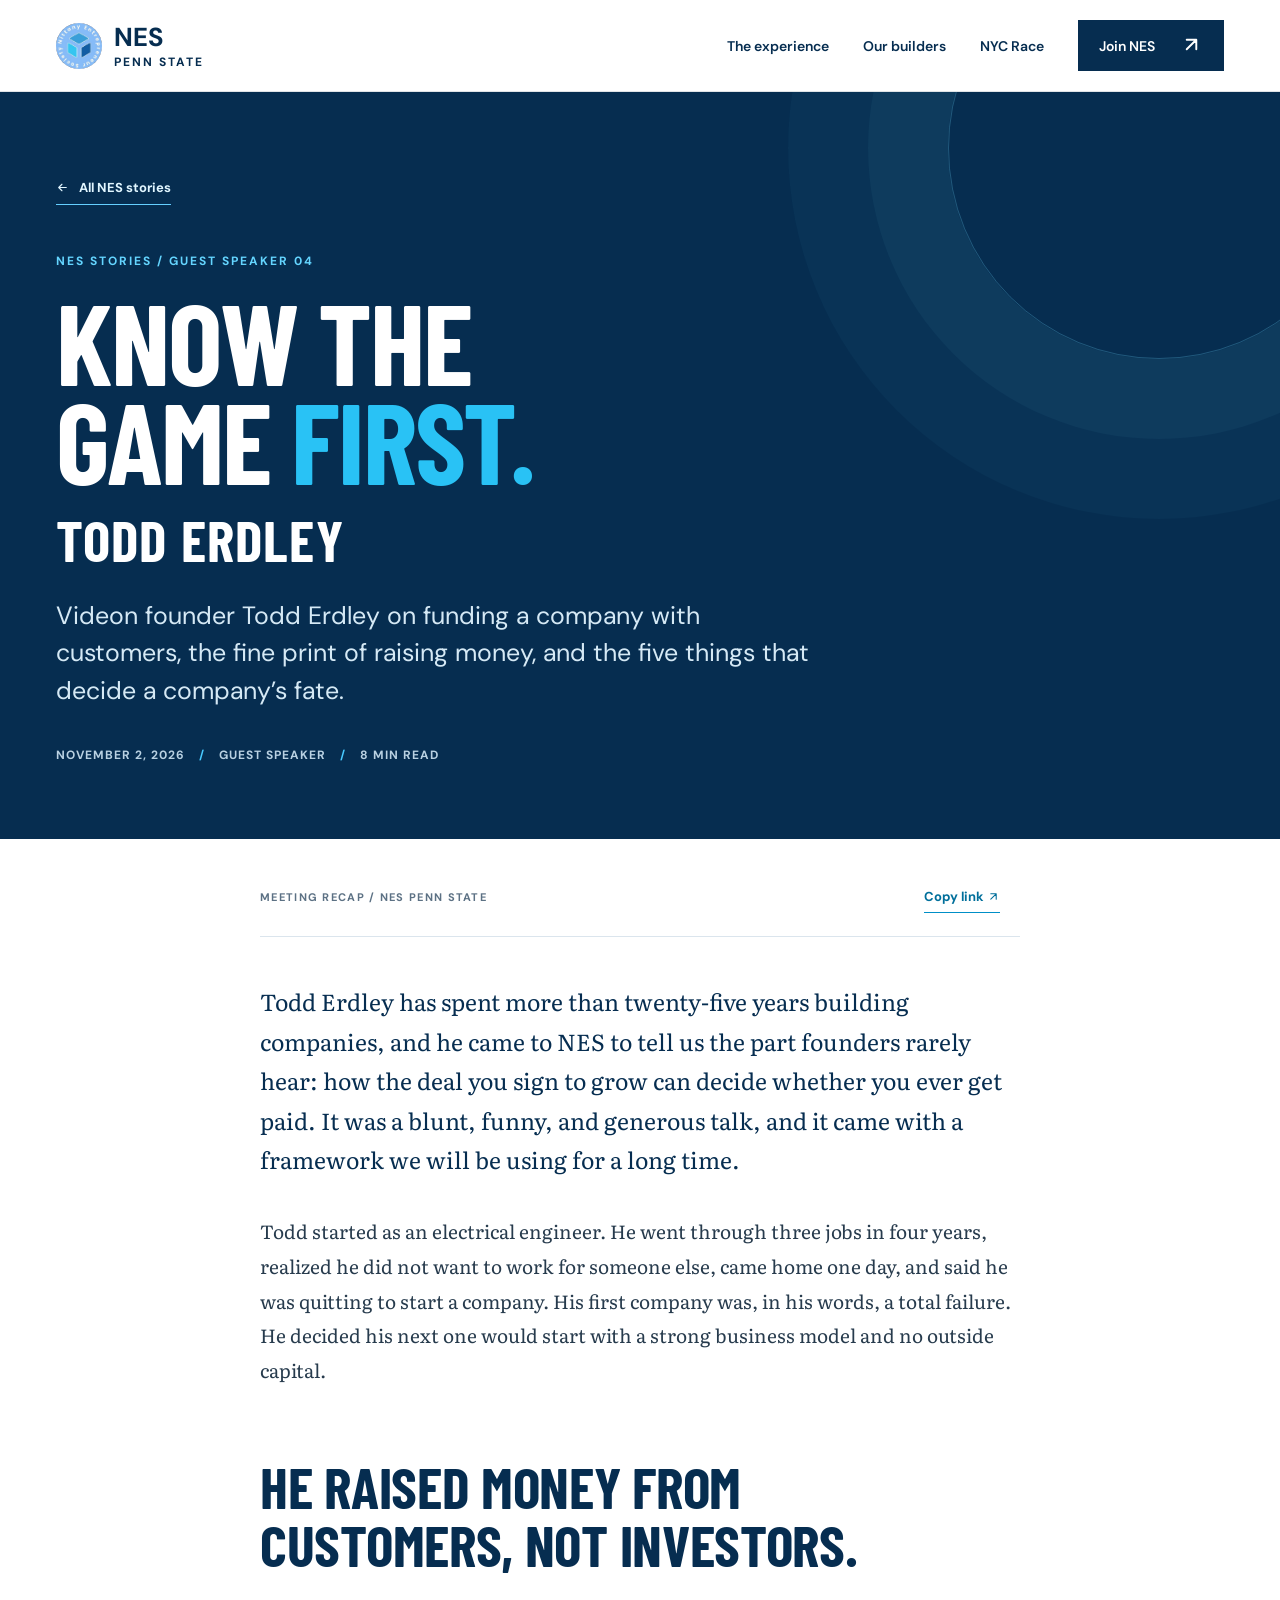
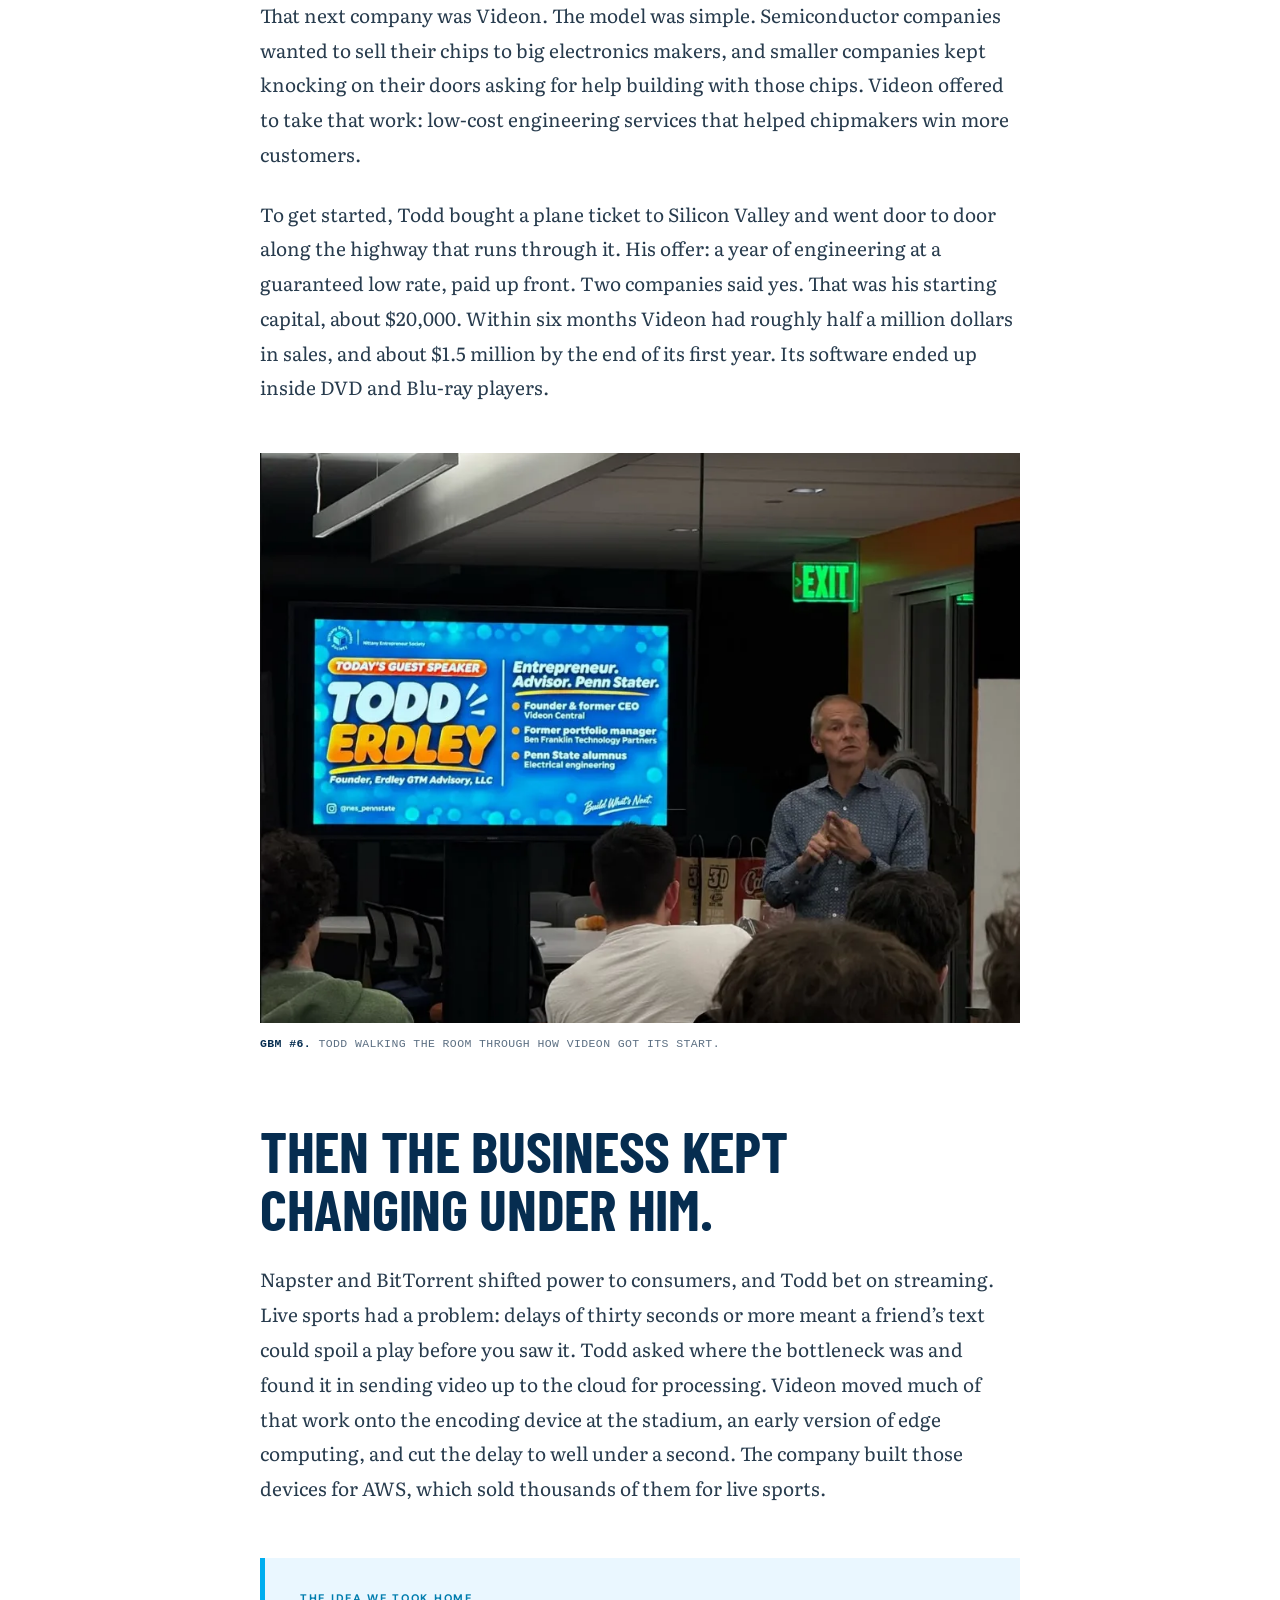
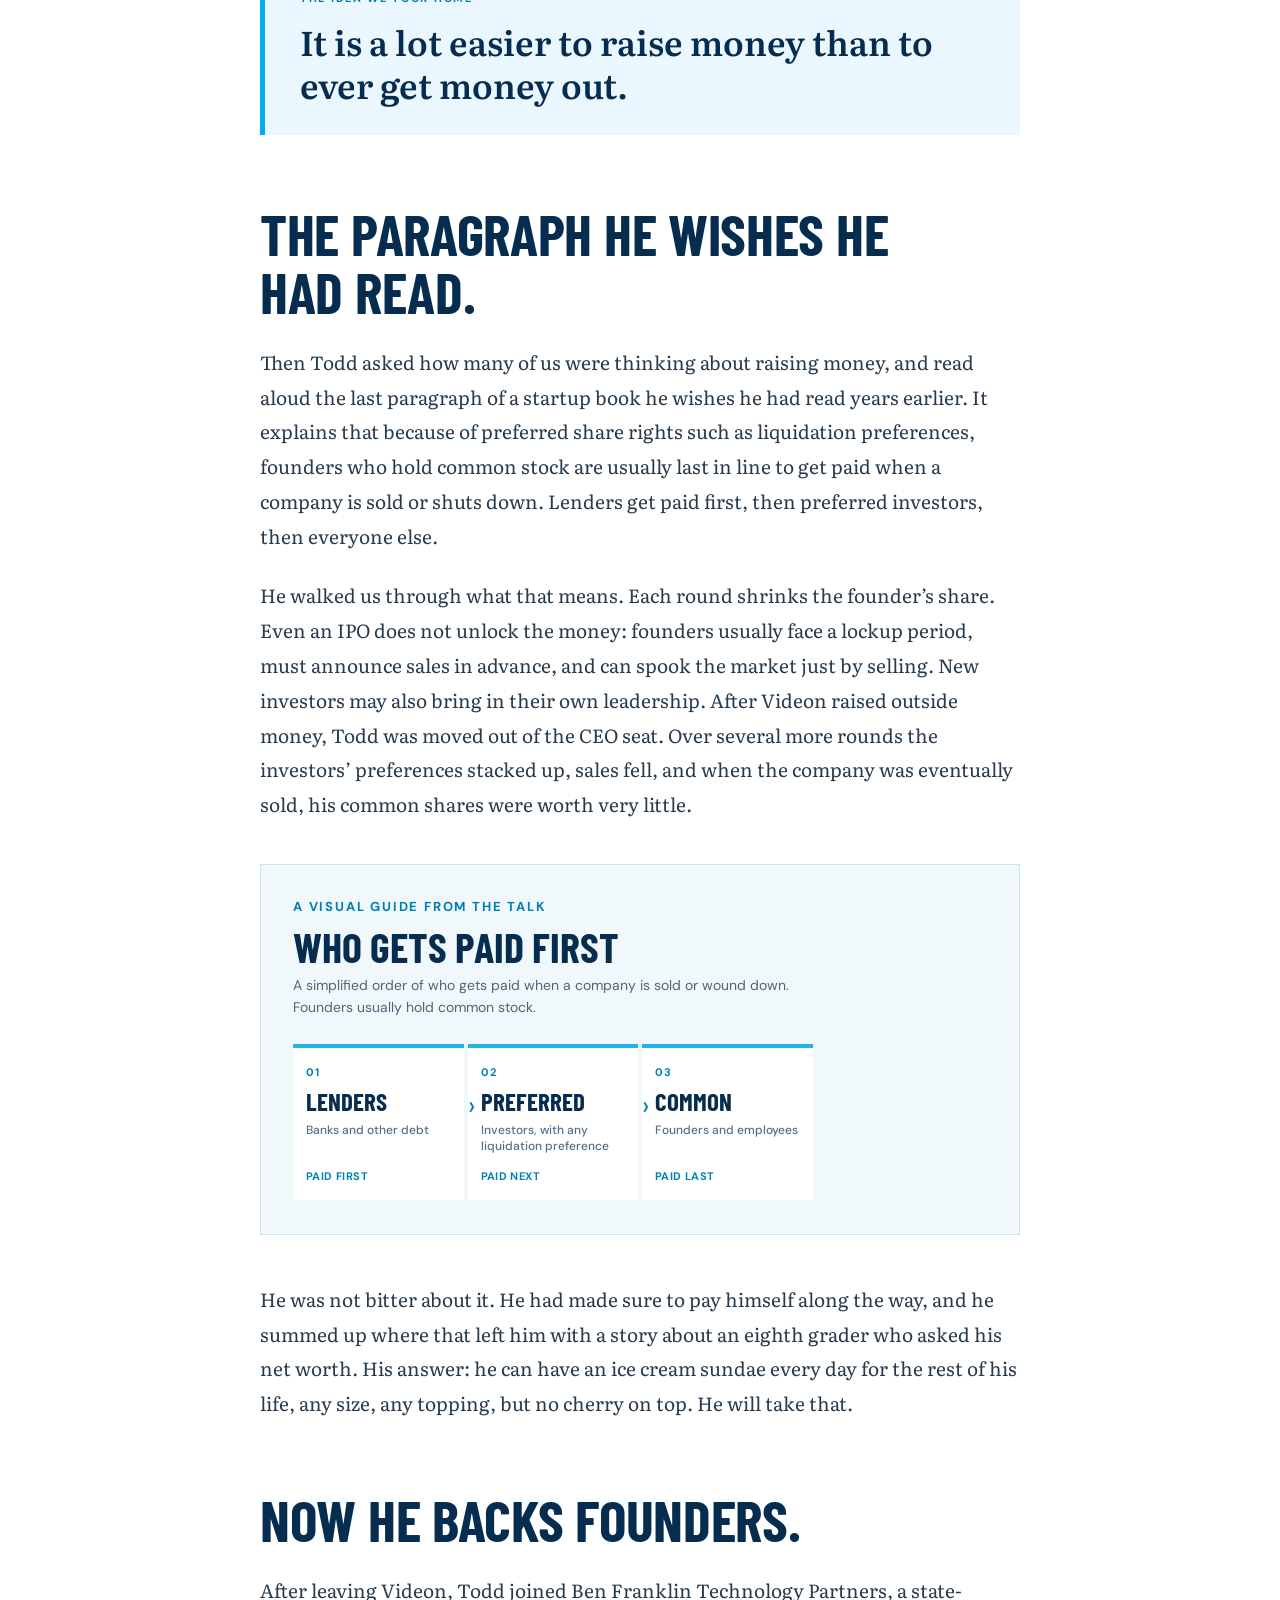
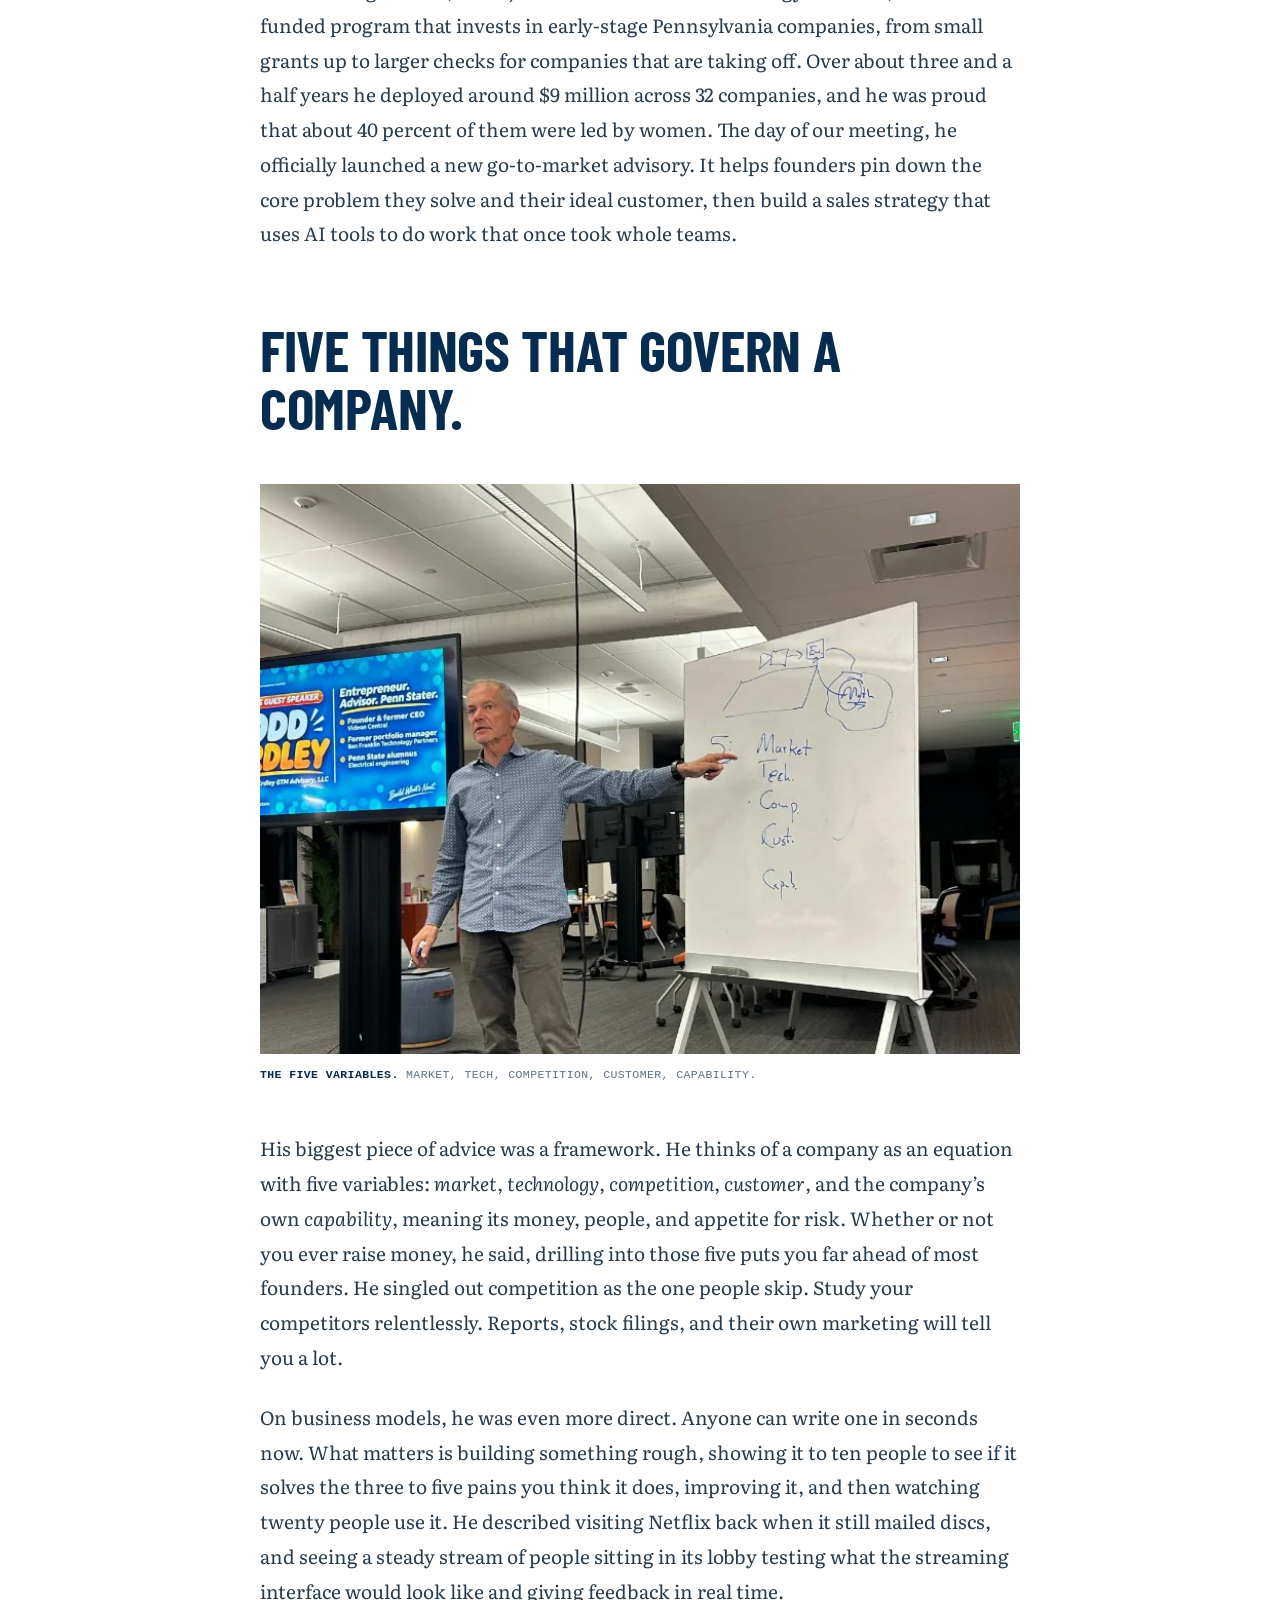
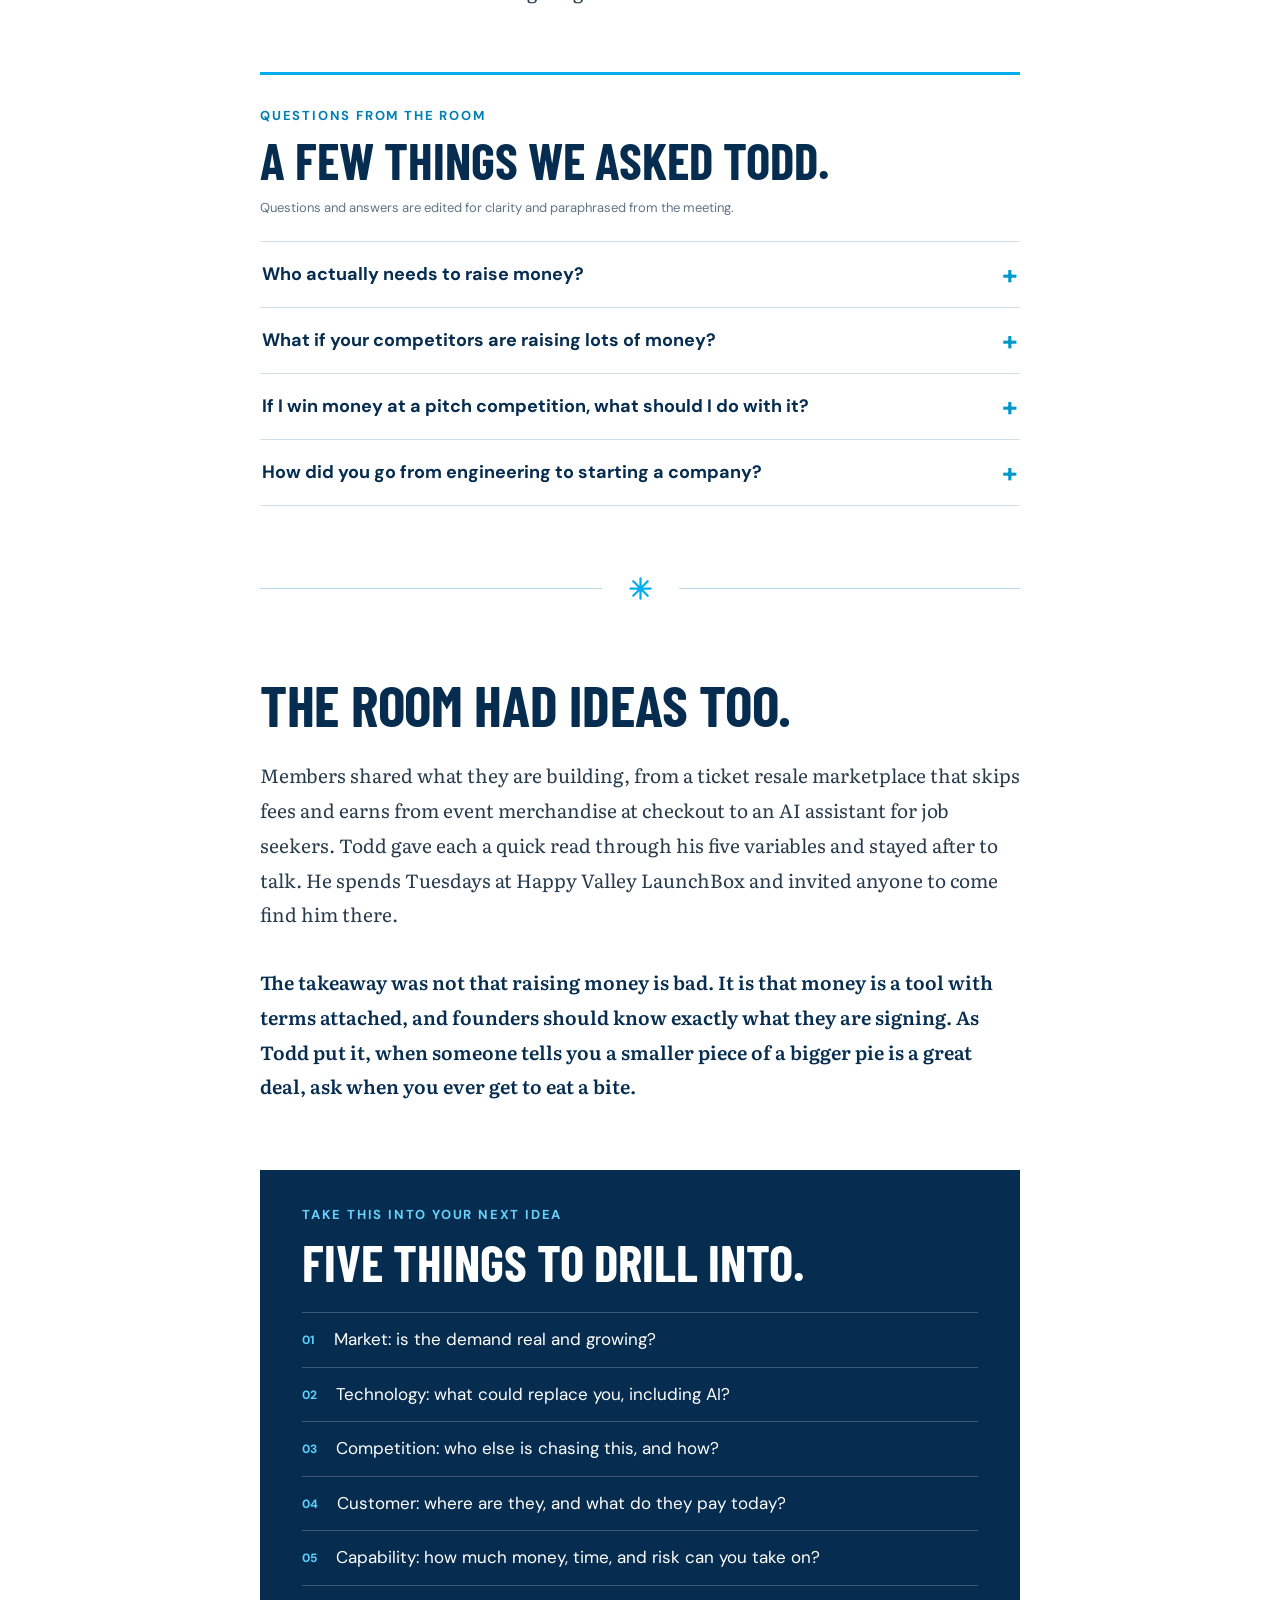
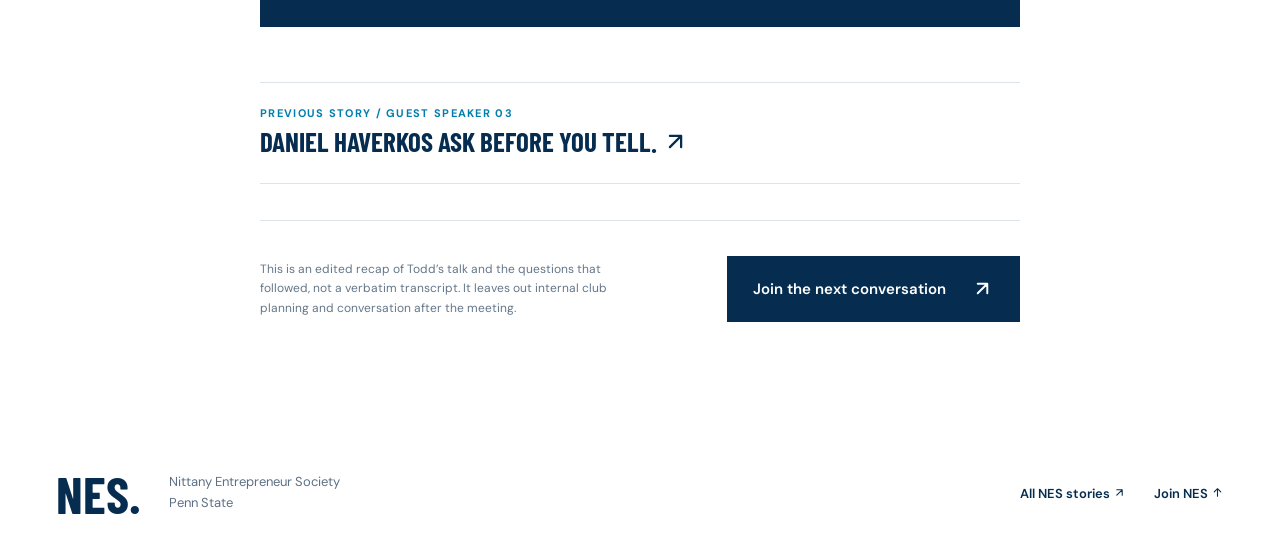
<file: notes/todd-erdley-2026-11-02/index.html>
<!doctype html>
<html lang="en">
<head>
<meta charset="utf-8"><meta name="viewport" content="width=device-width,initial-scale=1"><meta name="theme-color" content="#062d50">
<title>Todd Erdley Know the game — NES Stories</title>
<meta name="description" content="A meeting recap from NES: Videon founder Todd Erdley on customer-funded growth, what founders should know before raising money, and his five-variable framework.">
<meta property="og:type" content="article"><meta property="og:title" content="Todd Erdley Know the game — NES Stories"><meta property="og:description" content="What Todd Erdley learned about building a company, raising money, and getting paid.">
<link rel="icon" href="../../assets/logo.png"><link rel="preconnect" href="https://fonts.googleapis.com"><link rel="preconnect" href="https://fonts.gstatic.com" crossorigin>
<link href="https://fonts.googleapis.com/css2?family=Barlow+Condensed:wght@600;700;800&family=DM+Sans:wght@400;500;600;700&family=Literata:opsz,wght@7..72,400;7..72,500;7..72,600&display=swap" rel="stylesheet">
<link rel="stylesheet" href="../../style.css?v=14"><link rel="stylesheet" href="../../notes.css?v=7"><link rel="stylesheet" href="../../story.css?v=2"><script src="../../notes.js" defer></script>
</head>
<body><a class="skip" href="#main">Skip to content</a>
<header class="nav"><a class="brand" href="../../" aria-label="NES home"><img src="../../assets/logo.png" alt="" width="447" height="447"><span>NES<span class="brand-sub">PENN STATE</span></span></a><nav aria-label="Main navigation"><a href="../../#experience">The experience</a><a href="../../#builders">Our builders</a><a href="../../#nyc">NYC Race</a><a class="join small" href="https://groupme.com/join_group/85302502/joHVKt0b" target="_blank" rel="noopener noreferrer">Join NES <span aria-hidden="true"><svg class="ui-icon" viewBox="0 0 24 24" fill="none" stroke="currentColor" stroke-width="2" stroke-linecap="round" stroke-linejoin="round" aria-hidden="true" focusable="false"><path d="M7 17 17 7M7 7h10v10"/></svg></span></a></nav></header>
<main id="main">
<section class="notes-hero"><div class="wrap"><a class="notes-back" href="../"><span aria-hidden="true"><svg class="ui-icon" viewBox="0 0 24 24" fill="none" stroke="currentColor" stroke-width="2" stroke-linecap="round" stroke-linejoin="round" aria-hidden="true" focusable="false"><path d="M19 12H5m6-6-6 6 6 6"/></svg></span> All NES stories</a><div class="notes-kicker">NES STORIES / GUEST SPEAKER 04</div><h1>KNOW THE<br>GAME <span>FIRST.</span> <span class="story-speaker">TODD ERDLEY</span></h1><p class="notes-deck">Videon founder Todd Erdley on funding a company with customers, the fine print of raising money, and the five things that decide a company’s fate.</p><div class="notes-meta"><span>November 2, 2026</span><span>Guest speaker</span><span>8 min read</span></div></div></section>
<article class="article-shell" aria-label="Meeting recap">
<div class="article-toolbar"><span>MEETING RECAP / NES PENN STATE</span><button type="button" id="copy-article-link">Copy link <svg class="ui-icon" viewBox="0 0 24 24" fill="none" stroke="currentColor" stroke-width="2" stroke-linecap="round" stroke-linejoin="round" aria-hidden="true" focusable="false"><path d="M7 17 17 7M7 7h10v10"/></svg></button><span class="share-status" id="share-status" role="status" aria-live="polite"></span></div>
<p class="article-lead">Todd Erdley has spent more than twenty-five years building companies, and he came to NES to tell us the part founders rarely hear: how the deal you sign to grow can decide whether you ever get paid. It was a blunt, funny, and generous talk, and it came with a framework we will be using for a long time.</p>
<p>Todd started as an electrical engineer. He went through three jobs in four years, realized he did not want to work for someone else, came home one day, and said he was quitting to start a company. His first company was, in his words, a total failure. He decided his next one would start with a strong business model and no outside capital.</p>
<h2>He raised money from customers, not investors.</h2>
<p>That next company was Videon. The model was simple. Semiconductor companies wanted to sell their chips to big electronics makers, and smaller companies kept knocking on their doors asking for help building with those chips. Videon offered to take that work: low-cost engineering services that helped chipmakers win more customers.</p>
<p>To get started, Todd bought a plane ticket to Silicon Valley and went door to door along the highway that runs through it. His offer: a year of engineering at a guaranteed low rate, paid up front. Two companies said yes. That was his starting capital, about $20,000. Within six months Videon had roughly half a million dollars in sales, and about $1.5 million by the end of its first year. Its software ended up inside DVD and Blu-ray players.</p>
<figure class="fig"><img src="../../assets/talks/todd-erdley-talk.webp" alt="Todd Erdley speaking to NES members beside a screen announcing him as the guest speaker" loading="lazy" width="949" height="1265" style="aspect-ratio:4/3;object-fit:cover;object-position:center 45%"><figcaption><b>GBM #6.</b> Todd walking the room through how Videon got its start.</figcaption></figure>
<h2>Then the business kept changing under him.</h2>
<p>Napster and BitTorrent shifted power to consumers, and Todd bet on streaming. Live sports had a problem: delays of thirty seconds or more meant a friend’s text could spoil a play before you saw it. Todd asked where the bottleneck was and found it in sending video up to the cloud for processing. Videon moved much of that work onto the encoding device at the stadium, an early version of edge computing, and cut the delay to well under a second. The company built those devices for AWS, which sold thousands of them for live sports.</p>
<aside class="article-pull"><span>THE IDEA WE TOOK HOME</span><p>It is a lot easier to raise money than to ever get money out.</p></aside>
<h2>The paragraph he wishes he had read.</h2>
<p>Then Todd asked how many of us were thinking about raising money, and read aloud the last paragraph of a startup book he wishes he had read years earlier. It explains that because of preferred share rights such as liquidation preferences, founders who hold common stock are usually last in line to get paid when a company is sold or shuts down. Lenders get paid first, then preferred investors, then everyone else.</p>
<p>He walked us through what that means. Each round shrinks the founder’s share. Even an IPO does not unlock the money: founders usually face a lockup period, must announce sales in advance, and can spook the market just by selling. New investors may also bring in their own leadership. After Videon raised outside money, Todd was moved out of the CEO seat. Over several more rounds the investors’ preferences stacked up, sales fell, and when the company was eventually sold, his common shares were worth very little.</p>
<section class="funding-map" aria-labelledby="payout-map-title"><div class="funding-map-head"><span class="notes-label">A visual guide from the talk</span><h3 id="payout-map-title">Who gets paid first</h3><p>A simplified order of who gets paid when a company is sold or wound down. Founders usually hold common stock.</p></div><ol><li><span>01</span><strong>Lenders</strong><small>Banks and other debt</small><b>Paid first</b></li><li><span>02</span><strong>Preferred</strong><small>Investors, with any liquidation preference</small><b>Paid next</b></li><li><span>03</span><strong>Common</strong><small>Founders and employees</small><b>Paid last</b></li></ol></section>
<p>He was not bitter about it. He had made sure to pay himself along the way, and he summed up where that left him with a story about an eighth grader who asked his net worth. His answer: he can have an ice cream sundae every day for the rest of his life, any size, any topping, but no cherry on top. He will take that.</p>
<h2>Now he backs founders.</h2>
<p>After leaving Videon, Todd joined Ben Franklin Technology Partners, a state-funded program that invests in early-stage Pennsylvania companies, from small grants up to larger checks for companies that are taking off. Over about three and a half years he deployed around $9 million across 32 companies, and he was proud that about 40 percent of them were led by women. The day of our meeting, he officially launched a new go-to-market advisory. It helps founders pin down the core problem they solve and their ideal customer, then build a sales strategy that uses AI tools to do work that once took whole teams.</p>
<h2>Five things that govern a company.</h2>
<figure class="fig"><img src="../../assets/talks/todd-erdley-whiteboard.webp" alt="Todd Erdley pointing to a whiteboard listing market, technology, competition, customer and capability" loading="lazy" width="740" height="1150" style="aspect-ratio:4/3;object-fit:cover;object-position:center 40%"><figcaption><b>The five variables.</b> Market, tech, competition, customer, capability.</figcaption></figure>

<p>His biggest piece of advice was a framework. He thinks of a company as an equation with five variables: <em>market</em>, <em>technology</em>, <em>competition</em>, <em>customer</em>, and the company’s own <em>capability</em>, meaning its money, people, and appetite for risk. Whether or not you ever raise money, he said, drilling into those five puts you far ahead of most founders. He singled out competition as the one people skip. Study your competitors relentlessly. Reports, stock filings, and their own marketing will tell you a lot.</p>
<p>On business models, he was even more direct. Anyone can write one in seconds now. What matters is building something rough, showing it to ten people to see if it solves the three to five pains you think it does, improving it, and then watching twenty people use it. He described visiting Netflix back when it still mailed discs, and seeing a steady stream of people sitting in its lobby testing what the streaming interface would look like and giving feedback in real time.</p>
<section class="article-qa" aria-labelledby="todd-questions"><span class="notes-label">Questions from the room</span><h2 id="todd-questions">A few things we asked Todd.</h2><p class="qa-note">Questions and answers are edited for clarity and paraphrased from the meeting.</p><details><summary>Who actually needs to raise money?<span aria-hidden="true">+</span></summary><p>Life sciences companies almost always do, because of the cost and time of getting through regulators. Physical product companies often do too, since they have to design, build, and ship something. A pure software company may not have to. Service businesses are the easiest to start without it, because the main cost is your own brainpower.</p></details><details><summary>What if your competitors are raising lots of money?<span aria-hidden="true">+</span></summary><p>That is a real problem, Todd said. Study them closely: who is funding them, what they are trying to win, and where the gaps are. Then find the niche they are not serving well.</p></details><details><summary>If I win money at a pitch competition, what should I do with it?<span aria-hidden="true">+</span></summary><p>Pay developers to get to a minimum viable product, then start pre-selling it and signing up early customers. The rest goes to marketing, which he said should be specific. Not “help me market,” but knowing exactly which customer you are fishing for, where, and when.</p></details><details><summary>How did you go from engineering to starting a company?<span aria-hidden="true">+</span></summary><p>He did not love being an engineer and kept changing jobs. Eventually he decided to start a company and went for it. There was no grand logic to it, he said. At some point you just have to go.</p></details></section>
<div class="article-divider" aria-hidden="true"><span><svg class="ui-icon" viewBox="0 0 24 24" fill="none" stroke="currentColor" stroke-width="2" stroke-linecap="round" stroke-linejoin="round" aria-hidden="true" focusable="false"><path d="M12 3v18M3 12h18M5.6 5.6l12.8 12.8M5.6 18.4 18.4 5.6"/></svg></span></div>
<h2>The room had ideas too.</h2>
<p>Members shared what they are building, from a ticket resale marketplace that skips fees and earns from event merchandise at checkout to an AI assistant for job seekers. Todd gave each a quick read through his five variables and stayed after to talk. He spends Tuesdays at Happy Valley LaunchBox and invited anyone to come find him there.</p>
<p class="article-close">The takeaway was not that raising money is bad. It is that money is a tool with terms attached, and founders should know exactly what they are signing. As Todd put it, when someone tells you a smaller piece of a bigger pie is a great deal, ask when you ever get to eat a bite.</p>
<section class="article-takeaway" aria-labelledby="next-idea"><div class="notes-label">Take this into your next idea</div><h2 id="next-idea">FIVE THINGS TO DRILL INTO.</h2><ol><li>Market: is the demand real and growing?</li><li>Technology: what could replace you, including AI?</li><li>Competition: who else is chasing this, and how?</li><li>Customer: where are they, and what do they pay today?</li><li>Capability: how much money, time, and risk can you take on?</li></ol></section>
<a class="article-next" href="../daniel-haverkos-2026-10-26/"><span>PREVIOUS STORY / GUEST SPEAKER 03</span><strong>Daniel Haverkos Ask before you tell. <span aria-hidden="true"><svg class="ui-icon" viewBox="0 0 24 24" fill="none" stroke="currentColor" stroke-width="2" stroke-linecap="round" stroke-linejoin="round" aria-hidden="true" focusable="false"><path d="M7 17 17 7M7 7h10v10"/></svg></span></strong></a><div class="article-end"><p>This is an edited recap of Todd’s talk and the questions that followed, not a verbatim transcript. It leaves out internal club planning and conversation after the meeting.</p><a class="join" href="https://groupme.com/join_group/85302502/joHVKt0b" target="_blank" rel="noopener noreferrer">Join the next conversation <span aria-hidden="true"><svg class="ui-icon" viewBox="0 0 24 24" fill="none" stroke="currentColor" stroke-width="2" stroke-linecap="round" stroke-linejoin="round" aria-hidden="true" focusable="false"><path d="M7 17 17 7M7 7h10v10"/></svg></span></a></div>
</article></main>
<footer class="wrap"><a class="footer-brand" href="../../">NES.</a><p>Nittany Entrepreneur Society<br>Penn State</p><a href="../">All NES stories <svg class="ui-icon" viewBox="0 0 24 24" fill="none" stroke="currentColor" stroke-width="2" stroke-linecap="round" stroke-linejoin="round" aria-hidden="true" focusable="false"><path d="M7 17 17 7M7 7h10v10"/></svg></a><a href="../../#join">Join NES <svg class="ui-icon" viewBox="0 0 24 24" fill="none" stroke="currentColor" stroke-width="2" stroke-linecap="round" stroke-linejoin="round" aria-hidden="true" focusable="false"><path d="M12 19V5m-6 6 6-6 6 6"/></svg></a></footer>
</body></html>
</file>
<file: home.css>
/* NES homepage (2026 redesign). Self-contained: does not depend on style.css */
:root{
  --ink:#062d50;--ink-2:#29445b;--muted:#5f7183;--line:#e1e5e8;
  --blue:#0094d4;--sky:#29c2f5;--paper:#f6f4ef;--night:#041a2e;
  --display:'Barlow Condensed','Arial Narrow',Impact,sans-serif;
  --ui:'DM Sans',system-ui,sans-serif;--serif:'Literata',Georgia,serif;
  --mono:ui-monospace,SFMono-Regular,Menlo,Consolas,monospace;
  --ease:cubic-bezier(.2,.7,.2,1);
}
*{box-sizing:border-box}
html{scroll-behavior:smooth;scroll-padding-top:80px}
body{margin:0;background:#fff;color:var(--ink);font-family:var(--ui);-webkit-font-smoothing:antialiased;text-rendering:optimizeLegibility}
img{display:block;max-width:100%}
a{color:inherit;text-decoration:none}
.wrap{width:min(1240px,calc(100% - 80px));margin-inline:auto}
.skip{position:absolute;left:-999px;top:8px;background:#fff;padding:10px 14px;z-index:100}
.skip:focus{left:8px}
:focus-visible{outline:3px solid var(--sky);outline-offset:3px}
.kicker{font:700 12px/1 var(--ui);letter-spacing:2px;text-transform:uppercase;color:var(--blue)}
.h-display{font:800 clamp(48px,6.4vw,92px)/.88 var(--display);text-transform:uppercase;letter-spacing:-.5px;margin:14px 0 0}
.h-display em{font-style:normal;color:var(--blue)}
.lead{font:400 clamp(18px,1.6vw,21px)/1.6 var(--serif);color:var(--ink-2);max-width:640px}
.btn{display:inline-flex;align-items:center;gap:12px;height:52px;padding:0 22px;font:700 15px var(--ui);background:var(--ink);color:#fff;transition:transform .25s var(--ease),background .25s}
.btn:hover{transform:translateY(-2px);background:#0a3b66}
.btn.light{background:#fff;color:var(--ink)}
.btn.light:hover{background:#eaf7ff}
.btn.ghost{background:transparent;color:#fff;box-shadow:inset 0 0 0 1.5px #ffffff88}
.btn.ghost:hover{background:#ffffff14}
.btn svg,.arrow svg{width:16px;height:16px}
.arrow{display:inline-flex;align-items:center;gap:8px;font:700 14px var(--ui);border-bottom:2px solid var(--sky);padding-bottom:5px}
.arrow svg{transition:transform .25s var(--ease)}
.arrow:hover svg{transform:translate(3px,-3px)}

/* Nav */
.site-nav{position:fixed;inset:0 0 auto;z-index:50;transition:background .35s,box-shadow .35s,height .35s;height:84px;color:#fff}
.site-nav .wrap{height:100%;display:flex;align-items:center;justify-content:space-between}
.brand{display:flex;align-items:center;gap:12px;font:800 22px/1 var(--ui);letter-spacing:-.3px}
.brand img{width:40px;height:40px;border-radius:50%}
.brand small{display:block;font:700 10px var(--ui);letter-spacing:2px;margin-top:3px;opacity:.85}
.site-nav nav{display:flex;align-items:center;gap:30px;font:600 14px var(--ui)}
.site-nav nav a:not(.btn){opacity:.9;transition:opacity .2s}
.site-nav nav a:not(.btn):hover{opacity:1}
.site-nav .btn{height:42px;padding:0 18px;font-size:14px;background:#fff;color:var(--ink)}
.site-nav.solid{background:rgba(255,255,255,.94);backdrop-filter:saturate(1.4) blur(14px);-webkit-backdrop-filter:saturate(1.4) blur(14px);box-shadow:0 1px 0 var(--line);color:var(--ink);height:68px}
.site-nav.solid .btn{background:var(--ink);color:#fff}
.menu-btn{display:none;background:none;border:0;color:inherit;font:700 14px var(--ui);padding:10px 0;cursor:pointer}

/* Hero */
.hero{position:relative;height:100svh;min-height:640px;overflow:hidden;color:#fff;background:var(--night)}
.hero-media{position:absolute;inset:0;transform:translateY(calc(var(--hp,0) * 12%)) scale(calc(1.04 + var(--hp,0) * .06));will-change:transform}
.hero-media img{width:100%;height:100%;object-fit:cover;object-position:center 42%;animation:heroIn 2.4s var(--ease) both}
@keyframes heroIn{from{transform:scale(1.14);filter:brightness(.6)}to{transform:scale(1);filter:none}}
.hero:after{content:"";position:absolute;inset:0;background:linear-gradient(180deg,rgba(4,26,46,.55) 0%,rgba(4,26,46,.1) 28%,rgba(4,26,46,.35) 55%,rgba(4,26,46,.92) 100%)}
.hero-copy{position:absolute;left:0;right:0;bottom:150px;z-index:2;opacity:calc(1 - var(--hp,0) * 1.6);transform:translateY(calc(var(--hp,0) * -40px))}
.hero-tag{text-shadow:0 1px 12px rgba(2,18,34,.6);display:inline-flex;align-items:center;gap:10px;font:700 12px var(--ui);letter-spacing:2px;text-transform:uppercase}
.hero-tag b{background:var(--sky);color:var(--ink);padding:7px 10px;letter-spacing:1.6px}
.hero h1{font:800 clamp(64px,11vw,176px)/.82 var(--display);text-transform:uppercase;letter-spacing:-1.5px;margin:20px 0 22px;text-shadow:0 2px 30px rgba(2,18,34,.35)}
.hero h1 em{font-style:normal;color:var(--sky)}
.hero p{font:400 clamp(18px,1.8vw,23px)/1.5 var(--serif);max-width:640px;margin:0 0 30px;color:#e6f2f9;text-shadow:0 1px 14px rgba(2,18,34,.5)}
.hero-actions{display:flex;gap:12px;flex-wrap:wrap}
.hero-stops{position:absolute;left:0;right:0;bottom:0;z-index:2;border-top:1px solid #ffffff2e;background:rgba(4,26,46,.55);backdrop-filter:blur(10px);-webkit-backdrop-filter:blur(10px)}
.hero-stops ol{list-style:none;margin:0 auto;padding:0;display:grid;grid-template-columns:repeat(3,1fr)}
.hero-stops li{border-right:1px solid #ffffff22}
.hero-stops li:last-child{border-right:0}
.hero-stops a{display:flex;align-items:center;gap:16px;padding:22px 26px;transition:background .25s}
.hero-stops a:hover{background:#ffffff12}
.hero-stops time{font:500 12px var(--mono);color:var(--sky)}
.hero-stops b{display:block;font:800 22px/1 var(--display);text-transform:uppercase;letter-spacing:.3px}
.hero-stops span span{display:block;font-size:13px;color:#bcd3e3;margin-top:4px}
.hero-stops svg{margin-left:auto;width:16px;height:16px;opacity:.7;flex:none}
.hero-stops li{animation:stopIn .9s var(--ease) both}
.hero-stops li:nth-child(1){animation-delay:.9s}.hero-stops li:nth-child(2){animation-delay:1.05s}.hero-stops li:nth-child(3){animation-delay:1.2s}
@keyframes stopIn{from{opacity:0;transform:translateY(24px)}to{opacity:1;transform:none}}
.hero-copy>*{animation:stopIn 1s var(--ease) both}
.hero-copy>*:nth-child(2){animation-delay:.15s}.hero-copy>*:nth-child(3){animation-delay:.3s}.hero-copy>*:nth-child(4){animation-delay:.45s}

/* Next up */
.nextup{background:var(--ink);color:#fff}
.nextup .wrap{display:flex;align-items:center;gap:22px;min-height:76px;flex-wrap:wrap;padding-block:14px}
.nextup .label{font:700 11px var(--ui);letter-spacing:2px;text-transform:uppercase;color:var(--sky)}
.nextup .date{font:800 26px/1 var(--display);text-transform:uppercase}
.nextup .title{font:600 16px var(--ui)}
.nextup .meta{font-size:14px;color:#b8cfdf}
.nextup a{margin-left:auto}
.nextup .arrow{border-color:var(--sky)}

/* Sections */
.section{padding:120px 0}
.section-head{display:flex;justify-content:space-between;align-items:end;gap:30px;margin-bottom:48px}
.section-head p{max-width:360px;color:var(--muted);font-size:15px;line-height:1.6;margin:0}

/* About */
.about-grid{display:grid;grid-template-columns:1.1fr 1fr;gap:70px;align-items:start}
.about-grid .lead{margin:26px 0 0}
.stats{list-style:none;margin:40px 0 0;padding:0;display:grid;grid-template-columns:repeat(2,1fr);border-top:2px solid var(--ink)}
.stats li{padding:22px 18px 22px 0;border-bottom:1px solid var(--line)}
.stats strong{display:block;font:800 clamp(44px,4.6vw,64px)/.9 var(--display)}
.stats span{display:block;margin-top:8px;font-size:14px;color:var(--muted)}
.moments{display:grid;grid-template-columns:1fr 1fr;grid-template-rows:280px 280px;gap:12px}
.moments figure{margin:0;position:relative;overflow:hidden;background:#dfe6eb}
.moments figure:first-child{grid-row:span 2}
.moments img{width:100%;height:100%;object-fit:cover;transition:transform .8s var(--ease)}
.moments figure:hover img{transform:scale(1.05)}
.moments figcaption{position:absolute;left:0;right:0;bottom:0;padding:40px 18px 16px;background:linear-gradient(transparent,rgba(4,26,46,.85));color:#fff;font:600 15px var(--ui)}
.moments figcaption small{display:block;font:500 11px var(--mono);letter-spacing:.6px;text-transform:uppercase;color:#a8dcf5;margin-bottom:4px}

/* Stories */
.stories{background:var(--paper)}
.story-grid{display:grid;grid-template-columns:repeat(4,1fr);grid-template-rows:300px 300px auto;gap:16px}
.s-card{position:relative;overflow:hidden;background:var(--ink);color:#fff;display:flex;align-items:flex-end;min-height:220px}
.s-card img{position:absolute;inset:0;width:100%;height:100%;object-fit:cover;transition:transform .9s var(--ease)}
.s-card:after{content:"";position:absolute;inset:0;background:linear-gradient(180deg,transparent 35%,rgba(4,26,46,.9));transition:opacity .4s}
.s-card:hover img{transform:scale(1.05)}
.s-card div{position:relative;z-index:1;padding:22px;transition:transform .4s var(--ease)}
.s-card:hover div{transform:translateY(-4px)}
.s-card small{font:500 11px var(--mono);letter-spacing:.7px;text-transform:uppercase;color:#a8dcf5}
.s-card h3{font:800 30px/.92 var(--display);text-transform:uppercase;margin:8px 0 0}
.s-card p{font:400 15px/1.45 var(--serif);color:#dbe9f3;margin:10px 0 0;max-width:460px}
.s-card.big{grid-column:span 2;grid-row:span 2}
.s-card.big h3{font-size:clamp(46px,5vw,74px)}
.s-card.big h3 em{font-style:normal;color:var(--sky)}
.s-card.wide{grid-column:span 2;min-height:300px}
.s-card.text{background:#fff;color:var(--ink);border:1px solid var(--line);grid-column:span 2;min-height:170px}
.s-card.text:after{display:none}
.s-card.text small{color:var(--blue)}
.s-card.text p{color:var(--ink-2)}
.stories .more{margin-top:30px}

/* Built by NES */
.startups{display:grid;grid-template-columns:repeat(3,1fr);gap:16px}
.startup{border:1px solid var(--line);padding:26px 24px 24px;display:flex;flex-direction:column;transition:border-color .3s,transform .3s var(--ease)}
.startup:hover{border-color:var(--ink);transform:translateY(-3px)}
.startup .badge{align-self:flex-start;font:700 11px var(--ui);letter-spacing:1.2px;text-transform:uppercase;color:var(--blue);background:#eaf7ff;padding:6px 9px}
.startup h3{font:800 32px/.95 var(--display);text-transform:uppercase;margin:18px 0 4px}
.startup .who{font-size:13px;color:var(--muted);margin:0 0 12px}
.startup p{font:400 16px/1.5 var(--serif);color:var(--ink-2);margin:0}
.startup.lead-card{grid-column:span 1;background:var(--ink);color:#fff;border-color:var(--ink)}
.startup.lead-card .badge{background:#ffffff14;color:var(--sky)}
.startup.lead-card .who{color:#b9cfe0}.startup.lead-card p{color:#dce9f2}
.pitch{margin-top:70px;display:grid;grid-template-columns:1fr 2fr;gap:40px;align-items:end}
.pitch h3{font:800 clamp(38px,4vw,56px)/.9 var(--display);text-transform:uppercase;margin:12px 0 14px}
.pitch p{color:var(--muted);line-height:1.6;margin:0}
.winners{display:grid;grid-template-columns:repeat(3,1fr);gap:12px}
.winners figure{margin:0}
.winners .ph{aspect-ratio:4/3;overflow:hidden;background:#dfe6eb}
.winners img{width:100%;height:100%;object-fit:cover;transition:transform .8s var(--ease)}
.winners figure:hover img{transform:scale(1.05)}
.winners figcaption{display:flex;justify-content:space-between;align-items:baseline;gap:10px;padding-top:12px;border-bottom:1px solid var(--line);padding-bottom:12px}
.winners b{font:800 22px/1 var(--display);text-transform:uppercase}
.winners small{display:block;font-size:12px;color:var(--muted);margin-top:4px}
.winners strong{font:800 24px/1 var(--display);color:var(--blue)}

/* Trips (pinned, expanding photo) */
.trips{background:var(--night);color:#fff}
.trips-intro{padding:120px 0 60px}
.trips-intro .kicker{color:var(--sky)}
.trips-intro .h-display em{color:var(--sky)}
.trips-intro p{color:#b8cfdf;max-width:560px;font-size:17px;line-height:1.6}
.expand{position:relative;height:220vh}
.expand-sticky{position:sticky;top:0;height:100vh;display:flex;align-items:center;justify-content:center;overflow:hidden}
.expand-frame{position:relative;width:calc(56% + 44% * var(--ep,0));height:calc(62% + 38% * var(--ep,0));border-radius:calc(14px * (1 - var(--ep,0)));overflow:hidden;will-change:width,height}
.expand-frame img{width:100%;height:100%;object-fit:cover;transform:scale(calc(1.15 - .15 * var(--ep,0)))}
.expand-frame:after{content:"";position:absolute;inset:0;background:linear-gradient(180deg,rgba(4,26,46,.05) 30%,rgba(4,26,46,.88));opacity:calc(.3 + .7 * var(--ep,0))}
.expand-copy{position:absolute;left:0;right:0;bottom:9vh;z-index:2;opacity:clamp(0,calc((var(--ep,0) - .55) * 3),1);transform:translateY(calc((1 - var(--ep,0)) * 30px))}
.expand-copy small{font:500 12px var(--mono);letter-spacing:.8px;text-transform:uppercase;color:var(--sky)}
.expand-copy h3{font:800 clamp(56px,8vw,128px)/.85 var(--display);text-transform:uppercase;margin:10px 0 16px}
.expand-copy{text-shadow:0 1px 16px rgba(2,18,34,.5)}
.expand-copy p{font:400 19px/1.5 var(--serif);max-width:560px;color:#e2eef6;margin:0 0 24px}
.trip-row{display:grid;grid-template-columns:1fr 1fr 1fr;gap:16px;padding:90px 0 120px}
.trip-card{background:#0b2a45;display:flex;flex-direction:column}
.trip-card .ph{aspect-ratio:16/10;overflow:hidden}
.trip-card img{width:100%;height:100%;object-fit:cover;transition:transform .8s var(--ease)}
.trip-card:hover img{transform:scale(1.05)}
.trip-card div{padding:22px 22px 26px}
.trip-card small{font:500 11px var(--mono);letter-spacing:.7px;text-transform:uppercase;color:var(--sky)}
.trip-card h3{font:800 30px/.95 var(--display);text-transform:uppercase;margin:8px 0 10px}
.trip-card p{color:#b8cfdf;line-height:1.55;margin:0 0 16px;font-size:15px}
.earn{background:var(--sky);color:var(--ink);padding:28px 26px 30px;display:flex;flex-direction:column}
.earn small{font:700 11px var(--ui);letter-spacing:2px;text-transform:uppercase}
.earn h3{font:800 clamp(40px,3.8vw,56px)/.88 var(--display);text-transform:uppercase;margin:12px 0 16px}
.earn ol{margin:0 0 22px;padding:0;list-style:none;border-top:1px solid #06305233}
.earn li{display:flex;gap:12px;padding:12px 0;border-bottom:1px solid #06305233;font-size:15px;line-height:1.4}
.earn li b{font:800 20px/1 var(--display);min-width:22px}
.earn .btn{margin-top:auto;align-self:flex-start}

/* Network marquee */
.network{padding:110px 0 100px;overflow:hidden}
.marquee{--gap:14px;display:flex;gap:var(--gap);width:max-content;animation:marquee 60s linear infinite;padding:7px 0}
.marquee.rev{animation-direction:reverse;animation-duration:70s}
.marquee-wrap{-webkit-mask-image:linear-gradient(90deg,transparent,#000 6%,#000 94%,transparent);mask-image:linear-gradient(90deg,transparent,#000 6%,#000 94%,transparent)}
.marquee-wrap:hover .marquee{animation-play-state:paused}
@keyframes marquee{to{transform:translateX(calc(-50% - var(--gap) / 2))}}
.logo-tile{flex:none;width:230px;height:120px;border:1px solid var(--line);background:#fff;display:flex;flex-direction:column;align-items:center;justify-content:center;gap:10px;padding:16px;transition:border-color .25s,transform .25s var(--ease)}
.logo-tile:hover{border-color:var(--ink);transform:translateY(-2px)}
.logo-tile img{max-width:150px;max-height:48px;width:auto;height:auto;object-fit:contain}
.logo-tile .word{font:800 26px/1 var(--display);text-transform:uppercase;letter-spacing:.3px;color:var(--ink);text-align:center}
.logo-tile.dark{background:var(--ink);border-color:var(--ink)}
.logo-tile.dark small{color:#9fc4dc}
.logo-tile small{font:500 10px var(--mono);letter-spacing:.7px;text-transform:uppercase;color:var(--muted);text-align:center}
.network-legend{display:flex;gap:22px;flex-wrap:wrap;margin-top:26px;font-size:13px;color:var(--muted)}

/* Calendar */
.calendar{background:var(--paper)}
.events{list-style:none;margin:0;padding:0;border-top:2px solid var(--ink)}
.event{display:grid;grid-template-columns:110px 1fr auto;gap:24px;align-items:center;padding:22px 0;border-bottom:1px solid #ddd8cc}
.event .d{font:800 40px/.85 var(--display);text-transform:uppercase}
.event .d small{display:block;font:700 12px var(--ui);letter-spacing:1.6px;color:var(--blue);margin-bottom:4px}
.event h3{font:700 19px/1.3 var(--ui);margin:0}
.event p{margin:5px 0 0;font-size:14px;color:var(--muted)}
.event .tag{font:700 11px var(--ui);letter-spacing:1.2px;text-transform:uppercase;color:var(--ink);border:1px solid #c9c3b5;padding:7px 10px}
.past{margin-top:34px}
.past summary{cursor:pointer;font:700 15px var(--ui);padding:16px 0;list-style:none;display:flex;justify-content:space-between;border-bottom:1px solid #ddd8cc}
.past summary::-webkit-details-marker{display:none}
.past summary:after{content:"+";font-size:22px;color:var(--blue);transition:transform .2s}
.past[open] summary:after{transform:rotate(45deg)}
.past .event{opacity:.8}
.past .event h3 a{border-bottom:1.5px solid var(--sky)}
.cal-note{font-size:13px;color:var(--muted);margin-top:18px}

/* Resources */
.resources{display:grid;grid-template-columns:1fr 1.6fr;gap:60px;align-items:start}
.res-list{list-style:none;margin:0;padding:0;border-top:2px solid var(--ink)}
.res-list a{display:grid;grid-template-columns:110px 1fr 20px;gap:18px;align-items:baseline;padding:20px 0;border-bottom:1px solid var(--line);transition:padding .25s var(--ease)}
.res-list a:hover{padding-left:8px}
.res-list small{font:700 11px var(--ui);letter-spacing:1.4px;text-transform:uppercase;color:var(--blue)}
.res-list b{display:block;font:700 18px var(--ui);margin-bottom:4px}
.res-list span{font-size:14px;color:var(--muted);line-height:1.5}
.res-list svg{width:16px;height:16px;color:var(--blue)}

/* Team + join */
.team-photo{position:relative;overflow:hidden}
.team-photo img{width:100%;height:min(80vh,760px);object-fit:cover;object-position:center 40%}
.join-band{background:var(--ink);color:#fff;padding:110px 0;text-align:center}
.join-band .h-display{font-size:clamp(64px,10vw,150px)}
.join-band .h-display em{color:var(--sky)}
.join-band p{color:#b8cfdf;font-size:17px;line-height:1.6;max-width:520px;margin:22px auto 34px}

footer{border-top:1px solid var(--line)}
footer .wrap{display:flex;align-items:center;gap:26px;padding:34px 0;flex-wrap:wrap;font-size:14px}
footer .fb{font:800 34px/1 var(--display)}
footer p{margin:0 auto 0 0;color:var(--muted);font-size:13px;line-height:1.5}
footer a:not(.fb){font-weight:600}

/* Reveal */
.js .rv{opacity:0;transform:translateY(28px);transition:opacity .9s var(--ease),transform .9s var(--ease)}
.js .rv.in{opacity:1;transform:none}
.js .rv-stagger>*{opacity:0;transform:translateY(26px);transition:opacity .8s var(--ease),transform .8s var(--ease)}
.js .rv-stagger.in>*{opacity:1;transform:none}
.js .rv-stagger.in>*:nth-child(2){transition-delay:.08s}.js .rv-stagger.in>*:nth-child(3){transition-delay:.16s}.js .rv-stagger.in>*:nth-child(4){transition-delay:.24s}.js .rv-stagger.in>*:nth-child(5){transition-delay:.32s}.js .rv-stagger.in>*:nth-child(6){transition-delay:.4s}

/* Responsive */
@media (max-width:1000px){
  .wrap{width:calc(100% - 48px)}
  .about-grid,.resources,.pitch{grid-template-columns:1fr;gap:40px}
  .story-grid{grid-template-columns:1fr 1fr;grid-template-rows:auto}
  .s-card{min-height:260px}.s-card.big{grid-row:auto;min-height:440px}
  .startups,.trip-row{grid-template-columns:1fr 1fr}
  .earn{grid-column:span 2}
}
@media (max-width:760px){
  .wrap{width:calc(100% - 36px)}
  .site-nav nav{display:none;position:absolute;top:100%;left:0;right:0;flex-direction:column;align-items:stretch;gap:0;background:#fff;color:var(--ink);box-shadow:0 12px 30px -10px rgba(4,26,46,.3);padding:8px 18px 18px}
  .site-nav nav a:not(.btn){padding:14px 0;border-bottom:1px solid var(--line)}
  .site-nav nav .btn{margin-top:14px;justify-content:center;background:var(--ink);color:#fff}
  .site-nav.open nav{display:flex}
  .site-nav.open{background:#fff;color:var(--ink)}
  .menu-btn{display:block}
  .hero{height:auto;min-height:100svh;display:flex;flex-direction:column;justify-content:flex-end}
  .hero-copy{position:relative;bottom:auto;padding:120px 0 30px}
  .hero-stops{position:relative}
  .hero h1{font-size:clamp(54px,15vw,84px);margin:16px 0 16px}
  .hero p{font-size:17px;margin-bottom:22px}
  .hero-actions .btn{height:48px;font-size:14px}
  .hero-stops ol{grid-template-columns:1fr}
  .hero-stops li{border-right:0;border-bottom:1px solid #ffffff1c}
  .hero-stops a{padding:12px 4px}
  .hero-stops b{font-size:18px}
  .hero-stops span span{display:none}
  .section{padding:84px 0}
  .section-head{flex-direction:column;align-items:start}
  .story-grid,.startups,.trip-row,.winners{grid-template-columns:1fr}
  .s-card.big,.s-card.text,.s-card.wide,.earn{grid-column:auto}
  .moments{grid-template-columns:1fr 1fr;grid-template-rows:200px 200px}
  .expand{height:170vh}
  .expand-frame{width:calc(84% + 16% * var(--ep,0));height:calc(56% + 44% * var(--ep,0))}
  .event{grid-template-columns:70px 1fr;gap:16px}
  .event .tag{display:none}
  .event .d{font-size:32px}
  .res-list a{grid-template-columns:1fr 20px}
  .res-list small{grid-column:1/-1}
  .nextup a{margin-left:0}
  .logo-tile{width:190px;height:104px}
}
@media (prefers-reduced-motion:reduce){
  *,*:before,*:after{animation:none!important;transition:none!important}
  .hero-media,.hero-copy{transform:none!important;opacity:1!important}
  .expand{height:auto}.expand-sticky{position:relative;height:auto;padding:0 0 40px}
  .expand-frame{width:100%;height:70vh;border-radius:0}
  .expand-copy{opacity:1;transform:none}
  .marquee{flex-wrap:wrap;width:auto;justify-content:center}
  .marquee [aria-hidden=true]{display:none}
  .js .rv,.js .rv-stagger>*{opacity:1;transform:none}
}
.talk{margin-top:30px;background:var(--ink);color:#fff;padding:28px 28px 30px}
.talk small{font:700 11px var(--ui);letter-spacing:2px;text-transform:uppercase;color:var(--sky)}
.talk h3{font:800 clamp(32px,3vw,42px)/.95 var(--display);text-transform:uppercase;margin:10px 0 12px}
.talk p{color:#c6d9e7;line-height:1.6;margin:0 0 22px;font-size:15px}
.talk .btn{background:#fff;color:var(--ink)}
.talk .btn:hover{background:#eaf7ff}
.res-label{font-size:14px;color:var(--muted);margin:0 0 14px}

/* 60-second recap video */
button.btn{border:0;cursor:pointer}
.btn.ghost svg{width:14px;height:14px}
.recap-dlg{padding:0;border:0;background:transparent;max-width:none;max-height:none;overflow:visible}
.recap-dlg::backdrop{background:rgba(2,18,34,.88);backdrop-filter:blur(6px)}
.recap-dlg video{display:block;height:min(86svh,860px);width:auto;max-width:92vw;aspect-ratio:9/16;object-fit:cover;background:#000;border-radius:14px;box-shadow:0 30px 80px rgba(0,0,0,.5)}
.recap-x{position:absolute;right:0;top:-44px;height:34px;padding:0 14px;border:0;background:#fff;color:var(--ink);font:700 13px var(--ui);cursor:pointer;border-radius:999px}
.recap-dlg[open]{animation:recapIn .45s var(--ease) both}
@keyframes recapIn{from{opacity:0;transform:translateY(16px) scale(.97)}}
@media (prefers-reduced-motion:reduce){.recap-dlg[open]{animation:none}}
</file>
<file: style.css>
:root{--navy:#062d50;--blue:#00aeef;--ice:#eaf7ff;--muted:#526478;--line:#dbe5ed;font-family:'DM Sans',sans-serif;color:var(--navy);background:#fff;font-synthesis:none;scroll-behavior:smooth}
*{box-sizing:border-box}
body{margin:0}
a{color:inherit;text-decoration:none}
button{font:inherit}
img{display:block;max-width:100%;height:auto}
figure,p{margin:0}
button,a{-webkit-tap-highlight-color:transparent}
a:focus-visible,button:focus-visible{outline:3px solid #ff7a36;outline-offset:5px}
section{scroll-margin-top:100px}
.wrap{width:min(1320px,calc(100% - 112px));margin-inline:auto}
.nav{height:92px;display:flex;align-items:center;justify-content:space-between;padding:0 56px;border-bottom:1px solid var(--line);background:white;position:relative;z-index:5}
.brand{display:flex;align-items:center;gap:12px;font-size:26px;font-weight:700;line-height:1}
.brand img{border-radius:50%;width:46px;height:46px;object-fit:cover}
.brand-sub{display:block;font-size:10px;letter-spacing:2px;margin-top:6px}
.nav nav{display:flex;align-items:center;gap:34px;font-size:14px;font-weight:600}
.mobile-menu{display:none}
.join{display:inline-flex;align-items:center;justify-content:space-between;gap:25px;padding:20px 25px;min-height:52px;background:var(--navy);color:#fff;font-size:15px;font-weight:600;border:1px solid var(--navy);transition:background .2s,transform .2s}
.join span{font-size:23px;line-height:1;transition:transform .2s}
.join:hover{background:#0a477d;transform:translateY(-2px)}
.join:hover span{transform:translate(3px,-3px)}
.join.small{padding:12px 20px;min-height:44px;font-size:14px}
.hero{display:grid;grid-template-columns:1.07fr 1fr;align-items:center;gap:45px;padding-top:75px;padding-bottom:100px;min-height:720px}
.eyebrow{font-size:12px;font-weight:700;letter-spacing:1.8px;line-height:1.6;display:flex;align-items:center;gap:12px}
.line{width:25px;height:2px;background:var(--blue)}
h1,h2,h3{margin:0}
h1,h2,.footer-brand,.opportunities>p{font-family:'Barlow Condensed','Arial Narrow',Impact,sans-serif;font-weight:700}
h1{font-size:clamp(62px,6.5vw,100px);line-height:.92;letter-spacing:-1.4px;margin:26px 0 27px}
.start{color:var(--blue);position:relative;display:inline-block}
.start:after{content:'';position:absolute;left:0;bottom:-9px;width:100%;height:4px;background:var(--blue);transform:rotate(-3deg);transform-origin:left;animation:underline .65s .45s both}
.hero-intro{font-size:18px;line-height:1.6;color:#42576b}
.hero-actions{display:flex;flex-wrap:wrap;align-items:center;gap:20px;margin:25px 0 17px}
.text-link{font-size:13px;font-weight:600;border-bottom:1px solid #a7b8c7;padding:8px 0}
.micro{font-size:12px;color:var(--muted)}
.hero-visual{position:relative;padding:0 20px 66px 0;margin-top:15px}
.hero-photo{transform:rotate(3deg);background:var(--navy);box-shadow:0 20px 45px #082d5014}
.hero-photo>img{width:100%;height:410px;object-fit:cover;object-position:50% 50%}
.hero-photo figcaption{color:white;font-size:9px;letter-spacing:1px;padding:14px 13px;display:flex;justify-content:space-between;gap:12px}
.hero-inset{position:absolute;right:-8px;bottom:-12px;width:42%;background:white;padding:8px;transform:rotate(-7deg);box-shadow:0 10px 35px #062d5030}
.hero-inset img{width:100%;aspect-ratio:1.06;object-fit:cover;object-position:50% 58%}
.hero-inset figcaption{font-size:10px;letter-spacing:1px;font-weight:700;padding:10px 4px 3px}
.photo-note{font-size:17px;line-height:1.3;transform:rotate(-5deg);margin:24px 0 0 6px;width:53%}
.vertical-label{position:absolute;right:-31px;top:45px;writing-mode:vertical-rl;font-size:10px;letter-spacing:2px}
.hero-copy{animation:arrive .65s both}
.hero-visual{animation:arrive .8s .12s both}
.experience{padding-block:95px 75px}
.section-head{display:flex;align-items:flex-end;justify-content:space-between;gap:30px;margin-bottom:35px}
.section-head h2{font-size:clamp(45px,4.7vw,69px);line-height:.98;margin-top:17px}
.blue{color:#008ec5}
.section-head>p{font-size:16px;line-height:1.7;color:var(--muted);padding-bottom:4px}
.story-grid{display:grid;grid-template-columns:1fr 1fr;gap:24px}
.story{position:relative;overflow:hidden;background:var(--navy);min-width:0}
.story:after{content:'';position:absolute;inset:30% 0 0;background:linear-gradient(transparent,#031a30e8);pointer-events:none}
.story>img{width:100%;height:290px;object-fit:cover;transition:transform .65s}
.story.large>img{height:604px;object-position:50% 72%}
.story:hover>img{transform:scale(1.035)}
.story figcaption{position:absolute;bottom:26px;left:28px;right:20px;color:white;z-index:1}
.story figcaption>span{font-size:11px;letter-spacing:1.6px}
.story h3{font-size:28px;letter-spacing:-.8px;line-height:1.2;margin:9px 0}
.story figcaption p{font-size:13px;color:#dceafa}
.story-stack{display:grid;gap:24px}
.opportunities{display:grid;grid-template-columns:1fr 1fr 1fr 1.2fr;gap:25px;border-top:1px solid var(--line);margin-top:38px;padding-top:32px;align-items:start}
.opportunities>p{font-size:30px;line-height:1}
.opportunities strong{display:block;font-size:19px;margin-bottom:7px}
.opportunities span{font-size:13px;line-height:1.6;color:var(--muted);display:block;max-width:210px}
.nyc{background:var(--navy);color:#fff;padding-block:85px}
.nyc-grid{display:grid;grid-template-columns:1fr 1fr;gap:85px;align-items:start}
.nyc-copy>.eyebrow{color:#8bddff}
.nyc h2{font-size:clamp(65px,6.6vw,100px);line-height:.91;margin:22px 0 26px}
.nyc h2 span{color:#30c7ff}
.nyc-copy>p{font-size:16px;line-height:1.7;color:#c2d7e7}
.trip-photo{margin-top:30px;position:relative}
.trip-photo img{aspect-ratio:1.7;object-fit:cover;width:100%}
.trip-photo figcaption{position:absolute;bottom:0;left:0;background:var(--blue);color:var(--navy);padding:11px 14px;font-size:11px;letter-spacing:1px;font-weight:700}
.nyc-copy>.trip-note{margin-top:16px;font-size:13px;color:#9cbacf}
.race{background:#fff;color:var(--navy);padding:32px;border-top:5px solid var(--blue);margin-top:6px}
.race-top{display:flex;justify-content:space-between;gap:15px;align-items:center}
.race-top .eyebrow{font-size:10px;color:var(--muted);letter-spacing:1.5px}
.race h3{font-family:'Barlow Condensed',sans-serif;font-size:46px;line-height:1.1;margin:6px 0 0}
.race h3>span{color:#009bd6;margin-left:10px}
.season{border:1px solid var(--line);font-size:11px;padding:7px 9px;white-space:nowrap}
.race-rules{font-size:13px;line-height:1.8;color:var(--muted);margin:17px 0 25px}
.standings{list-style:none;padding:0;margin:0}
.standing{display:grid;grid-template-columns:36px 1fr auto;gap:12px;align-items:center;min-height:61px;border-bottom:1px solid var(--line);font-size:15px}
.standing-number{font-family:'Barlow Condensed',sans-serif;font-weight:600;font-size:23px;color:#6f8598}
.standing.is-top{background:#eff9ff;margin-inline:-10px;padding-inline:10px}
.standing.is-top .standing-number{color:#007eaf}
.standing-name{font-weight:600;overflow-wrap:anywhere}
.standing-points{font-size:13px;font-weight:500;white-space:nowrap}
.standing.is-top .standing-points{color:#007da9}
.race-status{font-size:13px;color:var(--muted);line-height:1.6}
.race-status:not(:empty){padding:15px 0}
.race-foot{margin-top:20px;border-top:1px solid var(--line);padding-top:17px;font-size:11px;line-height:1.7;color:var(--muted)}
.race-foot p{margin-top:7px}
.expand{border:0;border-bottom:1px solid var(--line);background:transparent;color:var(--navy);width:100%;display:flex;justify-content:space-between;align-items:center;padding:17px 0;font-size:13px;font-weight:700;cursor:pointer}
.expand:hover{color:#007ead}
.expand[hidden]{display:none}
.skeleton span{display:block;height:45px;background:linear-gradient(90deg,#eff4f7,#e2ecf2,#eff4f7);background-size:200% 100%;animation:shimmer 1.5s linear infinite;margin:9px 0}
.team{padding-block:90px}
.team-photo img{width:100%;height:auto}
.team-photo figcaption{font-size:11px;letter-spacing:1.8px;padding-top:14px;color:var(--muted)}
.closing{background:var(--ice);text-align:center;padding:70px 0 80px;position:relative;overflow:hidden}
.closing .eyebrow{justify-content:center}
.closing h2{font-size:clamp(75px,10vw,150px);line-height:.87;letter-spacing:-1px;margin:22px 0 33px}
.closing h2 span{color:#009fdc}
.closing .join{min-width:255px}
.closing-note{font-size:12px;margin-top:16px;color:var(--muted)}
footer{display:flex;align-items:center;gap:28px;padding-block:35px;font-size:13px}
footer p{line-height:1.6;color:var(--muted);margin-right:auto}
.footer-brand{font-size:52px}
footer>a:not(.footer-brand){font-weight:600}
.skip{position:absolute;top:-100px;left:15px;background:white;padding:15px;z-index:100}
.skip:focus{top:10px}
.reveal{opacity:1}
.motion-ready .reveal{opacity:0;transform:translateY(20px);transition:opacity .65s,transform .65s}
.motion-ready .reveal.visible{opacity:1;transform:none}
@keyframes arrive{from{opacity:0;transform:translateY(18px)}
to{opacity:1;transform:translateY(0)}
}
@keyframes underline{from{transform:rotate(-3deg) scaleX(0)}
to{transform:rotate(-3deg) scaleX(1)}
}
@keyframes shimmer{to{background-position:-200% 0}
}

@media(min-width:1500px){.hero{padding-block:90px 120px}
.hero-photo>img{height:470px}
}

@media(max-width:1000px){.wrap{width:calc(100% - 64px)}
.nav{padding-inline:32px}
.hero{gap:25px;min-height:650px;padding-block:55px 80px}
h1{font-size:clamp(57px,7vw,76px)}
.hero-photo>img{height:350px}
.hero-intro{font-size:16px}
.hero-actions{gap:12px}
.hero-visual{padding-right:10px}
.vertical-label{right:-18px}
.nyc-grid{gap:40px}
.race{padding:24px}
.section-head>p{font-size:14px}
.photo-note{font-size:15px}
}

@media(max-width:700px){.wrap{width:calc(100% - 40px)}
.nav{height:76px;padding-inline:20px}
.nav nav{gap:18px}
.nav nav>a:not(.join){display:none}
.mobile-menu{position:sticky;top:0;z-index:4;display:block;border-bottom:1px solid var(--line);background:#fff}
.mobile-menu>summary{display:flex;align-items:center;justify-content:space-between;padding:13px 20px;font-size:13px;font-weight:700;cursor:pointer;list-style:none}
.mobile-menu>summary::-webkit-details-marker{display:none}
.mobile-menu-icon{font-size:23px;line-height:1;color:#008ec5;transition:transform .2s}
.mobile-menu[open] .mobile-menu-icon{transform:rotate(45deg)}
.mobile-menu nav{display:grid;grid-template-columns:repeat(2,minmax(0,1fr));gap:0 22px;padding:0 20px 12px}
.mobile-menu nav a{padding:12px 0;border-top:1px solid var(--line);font-size:12px;font-weight:700}
.brand{font-size:23px}
.brand img{width:40px;height:40px}
.hero{grid-template-columns:1fr;padding-top:38px;padding-bottom:60px;gap:35px}
.hero .eyebrow{font-size:10px;letter-spacing:1.3px}
h1{font-size:clamp(60px,13.8vw,94px);line-height:.93;margin-block:20px 24px}
.hero-intro{font-size:16px}
.hero-actions{margin-top:22px;gap:17px}
.hero-actions .join{padding:16px 20px;font-size:14px}
.hero-actions .text-link{font-size:12px}
.hero-visual{width:calc(100% - 16px);margin:8px auto 5px;padding-bottom:50px}
.hero-photo>img{height:auto;aspect-ratio:1.23;object-fit:cover}
.hero-photo figcaption{font-size:8px;padding:12px 10px}
.hero-inset{width:40%;right:0;bottom:-5px}
.hero-inset figcaption{font-size:8px}
.photo-note{font-size:15px}
.vertical-label{font-size:8px;right:-13px}
.experience{padding-block:58px}
.section-head{display:block;margin-bottom:25px}
.section-head h2{font-size:49px}
.section-head>p{margin-top:18px;font-size:15px}
.eyebrow{font-size:11px}
.story-grid{gap:16px;grid-template-columns:1fr}
.story.large>img{height:410px;object-position:50% 73%}
.story-stack{grid-template-columns:1fr 1fr;gap:12px}
.story-stack .story>img{height:280px}
.story-stack .story figcaption{left:15px;bottom:18px;right:12px}
.story-stack .story h3{font-size:20px;letter-spacing:-.4px}
.story-stack .story figcaption>span{font-size:9px;letter-spacing:.8px}
.story-stack .story figcaption p{font-size:11px}
.opportunities{grid-template-columns:1fr 1fr;gap:25px;margin-top:28px;padding-top:28px}
.opportunities>p{font-size:29px}
.opportunities strong{font-size:18px}
.nyc{padding-block:55px}
.nyc-grid{grid-template-columns:1fr;gap:35px}
.nyc h2{font-size:76px}
.trip-photo img{aspect-ratio:1.6}
.race{padding:25px 22px}
.race h3{font-size:45px}
.race-rules{font-size:14px}
.standing{min-height:62px}
.standing-points{font-size:14px}
.race-foot{font-size:12px}
.team{padding-block:55px}
.closing{padding-block:55px}
.closing h2{font-size:83px}
.closing .join{font-size:13px;max-width:100%}
footer{flex-wrap:wrap;gap:18px;font-size:12px}
footer p{width:calc(100% - 90px);margin-right:0}
footer>a:not(.footer-brand){min-height:35px}
.micro{font-size:12px}
}

.events{padding-top:85px}
.event-list article{display:grid;grid-template-columns:60px 1fr auto;gap:25px;align-items:center;border-top:1px solid var(--line);padding:24px 0}
.event-list article:last-child{border-bottom:1px solid var(--line)}
.event-date{display:flex;flex-direction:column;text-align:center}
.event-date>span{font-size:12px;font-weight:600;letter-spacing:1px}
.event-date strong{font-family:'Barlow Condensed',sans-serif;font-size:40px;line-height:1.1;color:#008bbf}
.event-list h3{font-size:18px;line-height:1.4}
.event-list p{font-size:13px;line-height:1.6;color:var(--muted);margin-top:5px}
.event-type{font-size:11px;letter-spacing:1px;background:var(--ice);padding:9px 12px}
.brand-sub,.eyebrow,.hero-photo figcaption,.hero-inset figcaption,.vertical-label,.race-top .eyebrow,.season,.story figcaption>span,.trip-photo figcaption,.team-photo figcaption,.event-type{font-size:12px}
.hero-photo figcaption{letter-spacing:.5px;flex-wrap:wrap}
.hero-inset figcaption{letter-spacing:.2px}
.hero-inset{width:44%}
.race-foot{font-size:12px}
.story figcaption p{font-size:14px}
.race-rules,.expand{font-size:14px}
.text-link{font-size:14px}

@media(max-width:700px){.events{padding-top:55px}
.events .section-head>.text-link{display:inline-block;margin-top:15px}
.event-list article{grid-template-columns:45px 1fr;gap:18px;padding:22px 0}
.event-type{display:none}
.event-list h3{font-size:16px}
.event-list p{font-size:13px}
.story-stack{grid-template-columns:1fr}
.story-stack .story>img{height:300px}
.story-stack .story h3{font-size:27px}
.story-stack .story figcaption>span,.story-stack .story figcaption p{font-size:12px}
.hero-photo figcaption{font-size:10px}
.hero-inset figcaption{font-size:10px}
.hero .eyebrow{font-size:12px;letter-spacing:.6px}
.vertical-label{display:none}
.hero-inset{width:43%}
.nav .brand-sub{font-size:10px}
.hero-actions .text-link{font-size:14px}
.section-head h2{font-size:clamp(40px,10vw,55px)}
.closing h2{font-size:clamp(67px,17.5vw,110px)}
}

.builders{padding-bottom:85px}
.founder-pair{display:grid;grid-template-columns:1fr 1fr;gap:1px;background:var(--line);border:1px solid var(--line)}
.founder-feature{background:#f2faff;padding:34px;min-width:0}
.founder-feature:nth-child(2){background:#fff}
.result-label{color:#007eae;font-size:12px;letter-spacing:1px;font-weight:700}
.founder-feature h3{display:flex;align-items:center;justify-content:space-between;gap:10px;font-size:clamp(28px,3.2vw,43px);letter-spacing:-1.5px;margin-top:18px;line-height:1.15}
.founder-feature h3>span{font-size:30px;color:#008cc2}
.founder-byline{font-size:13px!important;line-height:1.6!important;color:var(--muted);margin:10px 0 18px!important}
.founder-feature>p:not(.founder-byline){font-size:16px;line-height:1.7;max-width:440px}
.founder-detail{margin-top:23px;border-top:1px solid #ccdeea}
.founder-detail summary{font-size:14px;font-weight:700;display:flex;justify-content:space-between;align-items:center;min-height:50px;cursor:pointer;list-style:none}
.founder-detail summary>span{font-size:23px;font-weight:400}
.founder-detail[open] summary>span{transform:rotate(45deg)}
.founder-detail>p{font-size:14px;line-height:1.8;color:var(--muted);margin-bottom:10px}
.founder-detail .text-link{display:inline-block;font-size:13px}
.disclosure{border-bottom:1px solid var(--line)}
.disclosure>summary{display:flex;gap:20px;align-items:center;justify-content:space-between;cursor:pointer;list-style:none;min-height:65px;font-size:15px;font-weight:600}
.disclosure summary::-webkit-details-marker,.founder-detail summary::-webkit-details-marker{display:none}
.disclosure summary:focus-visible,.founder-detail summary:focus-visible{outline:3px solid #ff7a36;outline-offset:4px}
.disclosure-aside{font-size:11px;font-weight:500;letter-spacing:.8px;color:var(--muted);margin-left:auto}
.plus{font-size:25px;font-weight:400;line-height:1;transition:transform .2s}
.disclosure[open]>summary>.plus{transform:rotate(45deg)}
.startup-trio{display:grid;grid-template-columns:repeat(3,1fr);gap:32px;padding-block:15px 20px}
.startup-trio h3{font-size:22px}
.startup-trio p:not(.founder-byline){font-size:14px;line-height:1.7;color:var(--muted)}
.startup-trio .founder-byline{margin-bottom:10px!important}
.source-link{display:inline-block;font-size:12px;text-decoration:underline;text-underline-offset:4px;margin:0 0 24px}
.pitch-feature{display:grid;grid-template-columns:1fr 1fr;gap:50px;margin-top:60px;align-items:start}
.pitch-feature>figure{position:relative}
.pitch-feature>figure img{width:100%;aspect-ratio:1;object-fit:cover;object-position:40% 52%}
.pitch-feature figcaption{font-size:12px;font-weight:600;letter-spacing:1px;padding-top:13px}
.pitch-copy>h3{font-family:'Barlow Condensed',sans-serif;font-size:48px;line-height:.99;margin:15px 0 17px}
.pitch-copy>p{font-size:15px;line-height:1.7;color:var(--muted)}
.pitch-winners{list-style:none;margin:20px 0 0;padding:0}
.pitch-winners li{display:grid;grid-template-columns:25px 1fr auto;gap:14px;border-top:1px solid var(--line);padding:16px 0;align-items:center}
.pitch-winners li>span{color:#008aba;font-size:19px;font-family:'Barlow Condensed',sans-serif}
.pitch-winners strong{font-size:15px}
.pitch-winners small{display:block;font-size:12px;color:var(--muted);margin-top:4px}
.pitch-winners b{font-size:17px;white-space:nowrap}
.pitch-gallery{border-top:1px solid var(--line)}
.pitch-gallery>summary{font-size:13px;min-height:55px}
.pitch-gallery>div{display:grid;grid-template-columns:1fr 1fr;gap:15px;padding-bottom:24px}
.pitch-gallery img{aspect-ratio:1;object-fit:cover}
.pitch-gallery figcaption{font-size:10px;line-height:1.5;letter-spacing:.4px}
.funding{margin-top:48px;background:var(--ice);border:0;padding:0 28px}
.funding>summary{padding-block:22px}
.funding>summary>span:first-child{font-family:'Barlow Condensed',sans-serif;font-size:33px;line-height:1.1}
.funding summary small{display:block;font-family:'DM Sans',sans-serif;font-size:11px;font-weight:700;letter-spacing:1px;margin-bottom:7px}
.funding-body{padding-bottom:22px}
.funding-body>p{font-size:14px;color:var(--muted);line-height:1.7}
.resource-list{margin-block:20px}
.resource-list>a{display:grid;grid-template-columns:80px 1fr 20px;gap:22px;align-items:start;border-top:1px solid #ccdeea;padding:20px 0}
.resource-list strong{font-size:17px}
.resource-list p{font-size:14px;line-height:1.65;color:var(--muted);margin-top:5px}
.resource-stage{font-size:11px;letter-spacing:.8px;font-weight:700;color:#007da9;padding-top:4px}
.resource-list>a>span:last-child{font-size:23px}
.resource-list a:hover strong{text-decoration:underline;text-underline-offset:3px}
.funding-body>.resource-note{font-size:12px}
.vayner-story{margin-top:24px;padding-top:23px;border-top:1px solid #ffffff33}
.vayner-story>.eyebrow{font-size:11px;color:#8bddff}
.vayner-story>h3{font-family:'Barlow Condensed',sans-serif;font-size:42px;line-height:1;margin:12px 0 15px}
.vayner-story>p{font-size:14px;line-height:1.75;color:#c2d7e7;max-width:450px}
.visit-details{border-color:#ffffff33;margin-top:8px}
.visit-details>summary{font-size:13px}
.visit-details>figure{margin-bottom:18px}
.visit-details img{width:100%;height:auto}
.visit-details figcaption{font-size:11px;color:#c2d7e7;padding-top:10px;letter-spacing:1px}
.visit-small{width:52%;margin-left:auto}
.funding[open] .funding-body,.disclosure[open]>.startup-trio,.founder-detail[open]>p{animation:arrive .25s ease both}

@media(max-width:1000px){.pitch-feature{gap:30px}
.founder-feature{padding:26px}
.nav nav{gap:23px}
.disclosure-aside{font-size:10px}
.pitch-copy>h3{font-size:43px}
}

@media(max-width:700px){.builders{padding-bottom:55px}
.founder-pair{grid-template-columns:1fr}
.founder-feature{padding:26px 23px}
.founder-feature h3{font-size:35px}
.founder-feature>p:not(.founder-byline){font-size:15px}
.disclosure>summary{font-size:14px;gap:15px}
.disclosure-aside{display:none}
.startup-trio{grid-template-columns:1fr;gap:25px}
.pitch-feature{grid-template-columns:1fr;gap:25px;margin-top:40px}
.pitch-feature>figure img{aspect-ratio:1.2}
.pitch-copy>h3{font-size:48px}
.pitch-winners strong{font-size:14px}
.pitch-winners li{gap:10px;grid-template-columns:23px 1fr auto}
.pitch-winners b{font-size:16px}
.pitch-gallery figcaption{font-size:11px}
.funding{margin-top:32px;padding-inline:20px}
.funding>summary>span:first-child{font-size:30px}
.resource-list>a{grid-template-columns:1fr 20px;gap:6px 15px}
.resource-stage{grid-column:1/-1}
.resource-list a>div{grid-column:1}
.vayner-story>h3{font-size:41px}
.visit-small{width:65%}
}

.semester>summary{font-size:14px}
.semester-note{font-size:12px;line-height:1.6;color:var(--muted);padding:20px 0}
.semester .event-list article{grid-template-columns:60px 1fr}
.semester .event-list h3{font-size:17px}
@media(max-width:700px){.semester .event-list article{grid-template-columns:45px 1fr}
.semester .event-list h3{font-size:16px}
}

/* Readability and responsive finishing pass. */
:root{--blue-text:#007cae}
.blue{color:var(--blue-text)}
.hero,.nyc-grid{grid-template-columns:minmax(0,1.07fr) minmax(0,1fr)}
.hero-copy,.hero-visual,.nyc-copy,.race{min-width:0}
.hero-photo>img{height:auto;aspect-ratio:4/3;object-position:center}
.hero-photo figcaption{font-size:12px;line-height:1.5;gap:5px 14px}
.hero-inset figcaption{font-size:11px;line-height:1.4}
.hero .micro,.closing-note{font-size:14px;line-height:1.6}
.text-link{min-height:44px;display:inline-flex;align-items:center;gap:6px}
.founder-feature h3{align-items:flex-start}
.founder-byline{font-size:14px!important}
.disclosure-aside,.funding summary small,.resource-stage{font-size:12px}
.pitch-feature>figure img{aspect-ratio:3/2;object-position:center}
.pitch-gallery img{aspect-ratio:3/2;object-position:center}
.pitch-gallery figcaption,.visit-details figcaption{font-size:12px;line-height:1.5}
.race{box-shadow:0 18px 60px #00162926}
.race-top{flex-wrap:wrap}
.race-rules{font-size:14px}
.race-status:not(:empty){border:1px solid var(--line);background:#f5faff;padding:22px;margin-top:18px}
#leaderboard:has(.standings:empty){display:none}
.event-list p,.semester-note{font-size:14px}
.nav nav>a:not(.join){position:relative;padding-block:12px}
.nav nav>a:not(.join):after{content:'';position:absolute;left:0;right:0;bottom:5px;height:2px;background:var(--blue);transform:scaleX(0);transform-origin:left;transition:transform .2s}
.nav nav>a:not(.join):hover:after,.nav nav>a:not(.join):focus-visible:after{transform:scaleX(1)}
@media(min-width:701px) and (max-width:960px){
.hero{grid-template-columns:1fr;padding-top:55px;gap:40px}
.hero-copy{max-width:650px}
h1{font-size:clamp(72px,10vw,94px)}
.hero-visual{width:80%;max-width:600px;justify-self:center}
.hero-photo>img{height:auto}
.nyc-grid{gap:28px}
.race{padding:24px 20px}
}
@media(max-width:700px){
.hero,.nyc-grid{grid-template-columns:minmax(0,1fr)}
h1{font-size:clamp(40px,13.2vw,90px);letter-spacing:-.8px}
.hero-photo>img{height:auto;aspect-ratio:4/3}
.hero-photo figcaption{font-size:11px;letter-spacing:.3px}
.hero-inset figcaption{font-size:11px}
.hero-visual{padding-bottom:65px}
.photo-note{font-size:14px;line-height:1.5;width:49%}
.hero .eyebrow{font-size:11px;letter-spacing:.3px}
.hero-actions{gap:8px 20px}
.story-stack .story figcaption>span{font-size:12px}
.story-stack .story figcaption p{font-size:14px}
.pitch-feature>figure img{aspect-ratio:3/2}
.nyc h2{font-size:clamp(58px,15vw,90px)}
.funding>summary>span:first-child{font-size:28px}
.closing h2{font-size:clamp(54px,16.3vw,110px)}
}
/* Prominent primary GroupMe calls to action. */
.hero-actions{flex-direction:column;align-items:flex-start;gap:12px;margin-top:30px}
.hero-actions .join,.closing .join{width:min(100%,440px);min-width:0;min-height:88px;padding:24px 30px;font-size:1.5rem;font-weight:700;line-height:1.25;gap:24px;box-shadow:0 8px 0 #00aeef}
.hero-actions .join span,.closing .join span{font-size:36px;flex-shrink:0}
.hero-actions .text-link{margin-top:8px}
.closing .join{width:min(100%,520px);min-height:100px;padding:28px 36px;font-size:1.75rem}
.closing-note{margin-top:26px}
@media(max-width:700px){
.hero-actions .join,.closing .join{width:100%;min-height:76px;padding:22px 18px;font-size:clamp(1.125rem,5vw,1.375rem);gap:14px;box-shadow:0 6px 0 #00aeef}
.hero-actions .join span,.closing .join span{font-size:30px}
.closing .join{max-width:440px;min-height:84px}
}
.groupme-context{max-width:420px;margin-top:10px;font-size:1rem;line-height:1.6;color:var(--muted);text-wrap:pretty}
.hero-actions .text-link{margin-top:0}
.groupme-intro{max-width:490px;margin:0 auto 28px;font-size:1.0625rem;line-height:1.65;color:#42576b;text-wrap:pretty}
.groupme-intro strong{display:block;font-size:1.25rem;line-height:1.4;font-weight:700;color:var(--navy);margin-bottom:8px}
@media(max-width:700px){.groupme-context{margin-top:8px}.groupme-intro{font-size:1rem;max-width:390px;margin-bottom:25px}.groupme-intro strong{font-size:1.125rem}}
/* Network exchange — original logos, editorial codes and continuous motion. */
.network-tape{position:relative;background:#041d34;color:#fff;padding-top:21px;border-top:3px solid #00aeef;border-bottom:1px solid #1c536f;overflow:hidden;box-shadow:inset 0 1px 16px #00aeef17}
.network-tape-head{display:flex;justify-content:space-between;align-items:center;gap:22px;padding-bottom:18px}
.network-tape-head>div{display:flex;align-items:center;gap:24px}
.network-tape h2{font-family:'DM Sans',sans-serif;font-size:12px;letter-spacing:1.8px;display:flex;align-items:center;gap:10px;line-height:1.5}
.network-dot{width:6px;height:6px;flex:none;border-radius:50%;background:#39caff;box-shadow:0 0 12px #39caff99}
.network-tape-head p{font-size:14px;color:#a9c3d6}
.network-index{font:10px/1.5 ui-monospace,SFMono-Regular,Consolas,monospace;letter-spacing:.8px;color:#86b0ca}
.network-pause{font:12px 'DM Sans',sans-serif;min-height:44px;border:1px solid #365a71;border-radius:3px;padding:8px 14px;color:#d5ecf9;background:#08273e;cursor:pointer;white-space:nowrap;transition:background .2s,border-color .2s}
.network-pause[hidden]{display:none}
.network-pause:hover{border-color:#38c7ff;background:#10364e}
.network-window{position:relative;overflow:hidden;border-top:1px solid #ffffff1a;background-image:radial-gradient(#75cafa15 .7px,transparent .7px);background-size:4px 4px;box-shadow:inset 0 5px 14px #001426}
.network-track{width:100%}
.network-group{list-style:none;margin:0;padding:0;display:grid;grid-template-columns:repeat(auto-fit,minmax(min(100%,340px),1fr));width:100%}
.network-quote{display:flex;align-items:center;gap:22px;padding:27px 30px;min-width:0;border-right:1px solid #ffffff1c;position:relative}
.network-quote:after{content:'';position:absolute;left:0;top:30%;height:40%;width:1px;background:#3bdbff33}
.ticker-logo{width:106px;height:68px;flex:none;padding:9px;background:#fff;border-radius:3px;display:flex;align-items:center;justify-content:center;box-shadow:0 0 22px #3cbef00a}
.ticker-logo img{display:block;max-width:100%;max-height:100%;width:auto;height:auto;object-fit:contain}
.ticker-logo.dark{background:#08283f;box-shadow:none}
.ticker-logo.clear{background:transparent;box-shadow:none}
.ticker-logo svg{display:block;max-width:100%;max-height:100%;width:auto;height:auto;overflow:hidden}
.quote-data{min-width:0}
.quote-symbol{font:600 29px/1 ui-monospace,SFMono-Regular,Consolas,monospace;letter-spacing:1.8px;color:#e5f7ff;text-shadow:0 0 14px #67d6ff40;display:flex;align-items:center;gap:14px}
.quote-symbol>span{font-size:20px;color:#38caff;opacity:.9}
.network-quote strong{display:block;font-size:13px;font-weight:500;color:#b7cee0;margin-top:7px;line-height:1.4}
.quote-type{display:block;font:10px/1.5 ui-monospace,SFMono-Regular,Consolas,monospace;letter-spacing:.6px;color:#55d2ff;margin-top:9px;white-space:nowrap}
.quote-type>span{font-size:9px;margin-right:3px}
.network-copy{display:none}
.network-tape.is-animated .network-track{display:flex;width:max-content;animation:network-scroll 72s linear infinite;will-change:transform}
.network-tape.is-animated .network-group{display:flex;width:auto;flex-shrink:0}
.network-tape.is-animated .network-quote{flex:0 0 385px;width:385px}
.network-tape.is-animated .network-copy{display:flex}
.network-tape.is-animated .network-window{mask-image:linear-gradient(to right,transparent,#000 24px,#000 calc(100% - 24px),transparent)}
.network-tape.is-paused .network-track{animation-play-state:paused}
@media(hover:hover){.network-window:hover .network-track{animation-play-state:paused}}
@keyframes network-scroll{from{transform:translateX(0)}to{transform:translateX(-50%)}}
@media(max-width:1000px){.network-index{display:none}}
@media(max-width:700px){
.network-tape{padding-top:16px}
.network-tape-head{gap:15px;padding-bottom:14px}
.network-tape-head>div:first-child{display:block}
.network-tape h2{font-size:11px;letter-spacing:1px}
.network-tape-head p{margin-top:5px;font-size:12px}
.network-tape-head>div.network-controls{gap:0}
.network-pause{font-size:12px;padding-inline:11px}
.network-quote{gap:16px;padding:25px 23px}
.network-tape.is-animated .network-quote{flex-basis:335px;width:335px}
.ticker-logo{width:85px;height:61px;padding:7px}
.quote-symbol{font-size:27px}
.network-quote strong{font-size:13px}
.quote-type{font-size:10px;letter-spacing:.2px}
}
@media(prefers-reduced-motion:reduce){
:root{scroll-behavior:auto}
*,*:before,*:after{animation:none!important;transition:none!important}
.motion-ready .reveal{opacity:1;transform:none}
.network-tape.is-animated .network-track{display:block;width:100%;transform:none;will-change:auto}
.network-tape.is-animated .network-group{display:grid;width:100%}
.network-tape.is-animated .network-quote{width:auto;white-space:normal}
.network-tape.is-animated .network-copy,.network-pause{display:none}
.network-tape.is-animated .network-window{mask-image:none}
}

/* One editorial doorway into the NES meeting recaps. */
.field-note{display:grid;grid-template-columns:1.15fr 1fr;gap:40px;align-items:end;background:#eaf7ff;border-top:4px solid #00aeef;padding:40px 48px 44px;margin-bottom:90px;position:relative;overflow:hidden}
.field-note:after{content:"05";position:absolute;right:-18px;top:-92px;font:800 300px/.9 'Barlow Condensed',Impact,sans-serif;color:#c7eaf9;pointer-events:none}
.field-note>*{position:relative;z-index:1}
.field-note .eyebrow{color:#0087ba}
.field-note h2{font-size:clamp(43px,5vw,72px);line-height:.9;margin:18px 0 15px}
.field-note p{font-size:15px;line-height:1.65;color:#3c5669;max-width:420px}
.field-note-right{display:flex;flex-direction:column;align-items:flex-start;gap:19px}
.field-note-right>span{font-size:11px;font-weight:700;letter-spacing:1.4px;color:#007fb0;text-transform:uppercase}
.field-note-right strong{font-size:21px;line-height:1.35;max-width:440px}
.field-note-link{display:inline-flex;align-items:center;gap:34px;padding:13px 0;border-bottom:2px solid #008fc7;font-size:14px;font-weight:700}
.field-note-link span{font-size:22px;transition:transform .2s}
.field-note-link:hover span{transform:translate(4px,-4px)}
@media(max-width:700px){.field-note{grid-template-columns:1fr;gap:25px;padding:29px 25px 34px;margin-bottom:55px}.field-note:after{font-size:210px;top:-50px;right:-10px}.field-note h2{font-size:clamp(48px,14vw,70px)}.field-note-right strong{font-size:18px}}

.field-note h2 .story-speaker{display:block;font-size:.48em;line-height:1.05;letter-spacing:.02em;margin-top:.35em;color:inherit}

.ui-icon{display:inline-block;width:1em;height:1em;vertical-align:-.12em;flex-shrink:0;overflow:visible}

.nyc-survey-link{margin-top:20px;border-top:1px solid #b9d5e5;padding-top:20px}.nyc-survey-link strong{display:block;font-size:18px;color:#073b68}.nyc-survey-link p{font-size:14px;line-height:1.6;margin:8px 0 14px}.nyc-survey-link a{display:inline-flex;align-items:center;gap:12px;min-height:44px;padding:10px 16px;background:#073b68;color:white;text-decoration:none;font-weight:700}.nyc-survey-link a:focus-visible{outline:3px solid #00b5ee;outline-offset:4px}
.field-note:after{content:"NYC"}
.field-note-stops{list-style:none;margin:2px 0 0;padding:0;display:grid;gap:0;width:100%;max-width:440px;border-top:1px solid #b9dcee}
.field-note-stops a{display:flex;gap:14px;align-items:baseline;padding:11px 0;border-bottom:1px solid #b9dcee;font-size:14px;color:#2d4861}
.field-note-stops b{font:800 18px/1 'Barlow Condensed',Impact,sans-serif;text-transform:uppercase;color:#062d50;min-width:96px;letter-spacing:.3px}
.field-note-stops a:hover b{color:#0087ba}
.trip-recap{margin-top:46px;padding-top:30px;border-top:1px solid #ffffff2b}
.trip-recap h3{font-size:clamp(34px,3.6vw,48px);line-height:.95;margin:14px 0 24px;color:#fff}
.trip-stops{list-style:none;margin:0 0 22px;padding:0;border-top:1px solid #ffffff26}
.trip-stops a{display:grid;grid-template-columns:56px 1fr 18px;gap:14px;align-items:center;padding:15px 0;border-bottom:1px solid #ffffff26;color:#cfe3f1;font-size:14px}
.trip-stops time{font:600 13px ui-monospace,SFMono-Regular,Menlo,monospace;color:#64d5ff}
.trip-stops b{display:block;font:800 22px/1.05 'Barlow Condensed',Impact,sans-serif;text-transform:uppercase;color:#fff;margin-bottom:3px}
.trip-stops a:hover b{color:#64d5ff}
.trip-recap .field-note-link{color:#fff;border-color:#29c2f5}
.ticker-logo .wordmark{font:800 16px/1 'Barlow Condensed',Impact,sans-serif;text-transform:uppercase;color:#062d50;letter-spacing:.2px;padding:0 6px;text-align:center;overflow-wrap:normal;word-break:keep-all}
.event-list h3 a{border-bottom:1px solid #29c2f5}
.hero-photo figcaption a{display:inline-flex;align-items:center;gap:6px}
</file>
<file: notes.css>
.notes-hero{padding:84px 0 76px;background:#062d50;color:#fff;overflow:hidden;position:relative}
.notes-hero:before{content:"";position:absolute;width:420px;height:420px;border:1px solid #70d9ff40;border-radius:50%;right:-90px;top:-155px;box-shadow:0 0 0 80px #70d9ff0b,0 0 0 160px #70d9ff08}
.notes-hero .wrap{position:relative;z-index:1}
.notes-kicker{font-size:12px;letter-spacing:2px;font-weight:700;color:#64d5ff;text-transform:uppercase}
.notes-hero h1{font-size:clamp(68px,9vw,138px);line-height:.86;max-width:1050px;margin:22px 0 27px;letter-spacing:-2px}
.notes-hero h1 span{color:#29c2f5}
.notes-deck{font-size:clamp(18px,2.2vw,25px);line-height:1.5;max-width:760px;color:#d5e9f5}
.notes-meta{display:flex;align-items:center;gap:14px;flex-wrap:wrap;margin-top:38px;color:#b9d1e2;font-size:12px;letter-spacing:1px;text-transform:uppercase;font-weight:700}
.notes-meta span+span:before{content:"/";color:#48caff;margin-right:14px}
.notes-back{display:inline-flex;align-items:center;gap:10px;margin-bottom:48px;border-bottom:1px solid #65cfff;padding-bottom:8px;font-size:13px;font-weight:700;color:#e1f6ff}
.notes-main{padding:70px 0 100px}
.notes-intro{display:grid;grid-template-columns:1fr 1.5fr;gap:60px;padding-bottom:68px;border-bottom:1px solid #dbe5ed}
.notes-label{font:700 13px 'DM Sans',sans-serif;letter-spacing:1.8px;text-transform:uppercase;color:#007fb1}
.notes-intro h2,.notes-section h2,.notes-activity h2{font-size:clamp(42px,5vw,70px);line-height:.95;margin:16px 0 0}
.notes-intro p{font-size:clamp(18px,2vw,24px);line-height:1.6;color:#2d4861;max-width:690px}
.notes-section{padding:70px 0}
.notes-section-head{display:flex;align-items:end;justify-content:space-between;gap:28px;margin-bottom:32px}
.notes-section-head p{max-width:280px;color:#526478;font-size:13px;line-height:1.6}
.lesson-grid{display:grid;grid-template-columns:repeat(3,1fr);gap:18px}
.lesson{border-top:4px solid #00aeef;background:#f1f8fc;padding:27px 28px 32px;min-height:270px}
.lesson-num{font:700 14px 'DM Sans',sans-serif;color:#0088bd;letter-spacing:1px}
.lesson h3{font:700 clamp(29px,2.5vw,38px)/.95 'Barlow Condensed',Impact,sans-serif;margin:26px 0 15px;text-transform:uppercase}
.lesson p{font-size:14px;line-height:1.7;color:#3f5669}
.notes-activity{display:grid;grid-template-columns:1fr 1.25fr;gap:50px;background:#eaf7ff;padding:48px 54px;align-items:start}
.notes-activity p{font-size:16px;line-height:1.7;color:#365269}
.activity-list{list-style:none;margin:26px 0 0;padding:0;border-top:1px solid #b5d8e8}
.activity-list li{display:flex;gap:18px;padding:15px 0;border-bottom:1px solid #b5d8e8;font-size:14px;line-height:1.5}
.activity-list b{color:#008dc4;font-size:12px;min-width:25px}
.notes-end{display:flex;align-items:center;justify-content:space-between;gap:25px;padding-top:56px}
.notes-end p{font-size:13px;line-height:1.6;color:#607487;max-width:400px}
.notes-index{padding:85px 0 110px}
.notes-index h1{font-size:clamp(74px,11vw,140px);line-height:.85;margin:22px 0 24px}
.notes-index>p{max-width:600px;font-size:18px;line-height:1.6;color:#526478}
.notes-series{display:flex;align-items:baseline;justify-content:space-between;gap:20px;border-bottom:2px solid #062d50;padding:35px 0 14px;margin-top:43px}.notes-series>span:last-child{font:700 10px "DM Sans",sans-serif;letter-spacing:1.4px;color:#607487}.notes-card{display:grid;grid-template-columns:160px 1fr auto;gap:25px;align-items:center;border-top:1px solid #cddde7;border-bottom:1px solid #cddde7;padding:35px 12px;margin-top:0;transition:background .2s,padding .2s}
.notes-card:hover{background:#eaf7ff;padding-inline:24px}
.notes-card time{font-size:13px;font-weight:700;letter-spacing:1px;color:#0085ba}
.notes-card h2{font-size:clamp(35px,4vw,58px);line-height:.95;margin:5px 0 10px}
.notes-card p{font-size:14px;color:#526478;line-height:1.5}
.notes-card>span{font-size:27px;color:#009fdc}
.notes-card+.notes-card{margin-top:0;border-top:0}
.notes-card-kicker{font:700 11px 'DM Sans',sans-serif;letter-spacing:1.3px;color:#007fae}
@media(max-width:800px){.notes-intro,.notes-activity{grid-template-columns:1fr;gap:27px}.lesson-grid{grid-template-columns:1fr}.lesson{min-height:0}.notes-section-head{display:block}.notes-section-head p{margin-top:16px}.notes-card{grid-template-columns:1fr auto}.notes-card time{grid-column:1/-1}.notes-main{padding-block:45px 70px}}
@media(max-width:700px){.notes-hero{padding:42px 0 55px}.notes-back{margin-bottom:38px}.notes-hero h1{font-size:clamp(62px,15vw,95px)}.notes-meta{gap:6px 10px}.notes-meta span+span:before{margin-right:10px}.notes-intro{padding-bottom:45px}.notes-section{padding:50px 0}.notes-activity{padding:32px 25px}.notes-end{display:block}.notes-end p{margin-bottom:20px}.notes-index{padding:60px 0 80px}.notes-series{display:block;margin-top:33px}.notes-series>span:last-child{display:block;margin-top:8px}.notes-card{margin-top:0}}

/* Reading-first layout for sendable meeting recaps. */
.article-shell{width:min(760px,calc(100% - 80px));margin:0 auto;padding:42px 0 105px}
.article-toolbar{display:flex;align-items:center;gap:20px;flex-wrap:wrap;border-bottom:1px solid #dbe5ed;padding-bottom:23px;margin-bottom:45px;font:700 11px 'DM Sans',sans-serif;letter-spacing:1.3px;color:#5c7184}
.article-toolbar>span:first-child{margin-right:auto}
.article-toolbar button{appearance:none;border:0;border-bottom:1px solid #008fc7;background:none;padding:7px 0;color:#006f9b;font:700 13px 'DM Sans',sans-serif;letter-spacing:0;cursor:pointer}
.article-toolbar button:hover{color:#062d50}
.share-status{font-size:12px;letter-spacing:0;color:#087c42}
.article-shell>p{font:400 19px/1.83 'Literata',Georgia,serif;color:#273b4d;margin:0 0 25px}
.article-shell>p.article-lead{font-size:23px;line-height:1.72;color:#062d50;margin-bottom:34px}
.article-shell>p.article-close{font-weight:600;color:#062d50;margin-top:33px}
.article-shell>h2{font:700 clamp(39px,4.7vw,58px)/1 'Barlow Condensed',Impact,sans-serif;letter-spacing:-.3px;text-transform:uppercase;margin:69px 0 25px;max-width:710px}
.article-pull{border-left:5px solid #00aeef;background:#eaf7ff;padding:28px 35px;margin:52px 0 56px}
.article-pull span{font:700 11px 'DM Sans',sans-serif;letter-spacing:1.7px;color:#007dae}
.article-pull p{font:600 clamp(23px,2.7vw,34px)/1.28 'Literata',Georgia,serif;color:#062d50;margin:13px 0 0}
.article-divider{display:flex;align-items:center;gap:25px;color:#00aeef;font-size:27px;margin:65px 0 25px}
.article-divider:before,.article-divider:after{content:"";height:1px;background:#b7d8e8;flex:1}
.article-takeaway{background:#062d50;color:#fff;margin:66px 0 45px;padding:36px 42px 41px}
.article-takeaway .notes-label{color:#67d1fa}
.article-takeaway h2{font-size:clamp(38px,4vw,53px);line-height:.94;margin:15px 0 26px}
.article-takeaway ol{list-style:none;counter-reset:q;margin:0;padding:0;border-top:1px solid #ffffff36}
.article-takeaway li{counter-increment:q;display:flex;gap:19px;padding:14px 0;border-bottom:1px solid #ffffff36;font:400 17px/1.5 'DM Sans',sans-serif}
.article-takeaway li:before{content:"0" counter(q);font:700 12px 'DM Sans',sans-serif;color:#5bd2ff;padding-top:5px}
.article-end{border-top:1px solid #dbe5ed;padding-top:35px;display:flex;align-items:center;justify-content:space-between;gap:30px}
.article-end p{font:400 12px/1.6 'DM Sans',sans-serif;color:#647789;max-width:360px}
.article-end .join{white-space:nowrap}
@media(max-width:700px){.article-shell{width:calc(100% - 40px);padding:27px 0 75px}.article-toolbar{margin-bottom:32px}.article-shell>p{font-size:17px;line-height:1.8;margin-bottom:22px}.article-shell>p.article-lead{font-size:20px;line-height:1.65}.article-shell>h2{font-size:clamp(37px,10vw,51px);margin:52px 0 19px}.article-pull{padding:24px 25px;margin:42px 0}.article-takeaway{padding:29px 25px}.article-end{display:block}.article-end p{margin-bottom:24px}.article-end .join{white-space:normal;width:100%}}

/* Compact visual explanations and reader-controlled questions. */
.funding-map{margin:42px 0 47px;padding:30px 32px 34px;background:#f0f8fc;border:1px solid #cce6f3}
.funding-map-head h3{font:700 42px/.98 'Barlow Condensed',Impact,sans-serif;text-transform:uppercase;margin:10px 0 8px;color:#062d50}
.funding-map-head p{font:400 14px/1.55 'DM Sans',sans-serif;color:#526478;max-width:520px;margin:0 0 26px}
.funding-map ol{counter-reset:none;list-style:none;display:grid;grid-template-columns:repeat(4,1fr);gap:4px;margin:0;padding:0}
.funding-map li{background:#fff;border-top:4px solid #20b7e8;padding:17px 13px 16px;min-width:0;position:relative}
.funding-map li:not(:last-child):after{content:'›';position:absolute;right:-11px;top:40px;color:#007fae;font-size:27px;z-index:1}
.funding-map li>span{display:block;font:700 11px 'DM Sans',sans-serif;letter-spacing:1px;color:#007fae}
.funding-map li strong{display:block;font:700 25px/.95 'Barlow Condensed',Impact,sans-serif;text-transform:uppercase;color:#062d50;margin:11px 0 8px}
.funding-map li small{display:block;font:500 12px/1.35 'DM Sans',sans-serif;color:#547087;min-height:34px}
.funding-map li b{display:block;font:700 11px/1.35 'DM Sans',sans-serif;text-transform:uppercase;letter-spacing:.4px;color:#0083b4;margin-top:13px}
.article-qa{margin:64px 0 53px;border-top:3px solid #00aeef;padding-top:29px}
.article-qa h2{font:700 clamp(38px,4vw,54px)/.98 'Barlow Condensed',Impact,sans-serif;text-transform:uppercase;margin:10px 0 12px;color:#062d50}
.article-qa .qa-note{font:400 13px/1.6 'DM Sans',sans-serif;color:#607487;margin:0 0 23px}
.article-qa details{border-top:1px solid #cfdee8}
.article-qa details:last-child{border-bottom:1px solid #cfdee8}
.article-qa summary{list-style:none;display:flex;align-items:center;justify-content:space-between;gap:20px;padding:19px 2px;cursor:pointer;font:700 18px/1.4 'DM Sans',sans-serif;color:#062d50}
.article-qa summary::-webkit-details-marker{display:none}
.article-qa summary span{flex:none;color:#0098c9;font-size:27px;line-height:1;transition:transform .2s}
.article-qa details[open] summary span{transform:rotate(45deg)}
.article-qa details p{font:400 16px/1.75 'Literata',Georgia,serif;color:#354b5d;margin:0 0 23px;max-width:670px}
.article-next{display:block;border-top:1px solid #dbe5ed;border-bottom:1px solid #dbe5ed;padding:23px 0 26px;margin:55px 0 36px}
.article-next>span{display:block;font:700 11px 'DM Sans',sans-serif;letter-spacing:1.3px;color:#007fae;margin-bottom:7px}
.article-next strong{font:700 27px/1.1 'Barlow Condensed',Impact,sans-serif;text-transform:uppercase;color:#062d50}
.article-next:hover strong{color:#007fae}
.customer-signal{background:#f0f8fc;border-left:5px solid #00aeef;padding:27px 30px;margin:42px 0 50px}
.customer-signal h3{font:700 32px/1 'Barlow Condensed',Impact,sans-serif;text-transform:uppercase;margin:10px 0 20px;color:#062d50}
.customer-signal ol{display:grid;grid-template-columns:repeat(3,1fr);gap:8px;list-style:none;padding:0;margin:0}
.customer-signal li{background:#fff;padding:14px;font:700 13px/1.4 'DM Sans',sans-serif;color:#062d50}
.customer-signal li span{display:block;font-size:11px;color:#0084b5;margin-bottom:7px}
@media(max-width:700px){.funding-map{padding:24px 20px}.funding-map ol{grid-template-columns:repeat(2,1fr);gap:8px}.funding-map li:not(:last-child):after{display:none}.funding-map li small{min-height:0}.article-qa summary{font-size:16px}.customer-signal ol{grid-template-columns:1fr}.customer-signal{padding:23px 20px}.article-next strong{font-size:24px}}

.notes-hero h1 .story-speaker{display:block;font-size:.5em;line-height:1.05;letter-spacing:.02em;margin-top:.35em;color:inherit}

.notes-card h2 .story-speaker{display:block;font-size:.6em;line-height:1.1;margin-top:.3em;color:#007fae}

.notes-card.has-photo{grid-template-columns:160px 1fr 240px auto}.notes-card-photo{width:100%;aspect-ratio:4/3;object-fit:cover;display:block}
@media(max-width:800px){.notes-card.has-photo{grid-template-columns:1fr auto}.notes-card-photo{grid-column:1/-1;grid-row:2;aspect-ratio:16/9}}
</file>
<file: story.css>
/* NES Stories: editorial layer (photo-led stories). Loaded after style.css + notes.css */
:root{--ink:#062d50;--ink-2:#2b4359;--muted:#5d7083;--blue:#00a3e0;--sky:#29c2f5;--paper:#f6f4ef;--line:#dfe3e6;--serif:'Literata',Georgia,serif;--mono:ui-monospace,SFMono-Regular,Menlo,Consolas,monospace}
.story-page{background:#fff;color:var(--ink)}
.story-progress{position:fixed;top:0;left:0;height:3px;width:0;background:var(--sky);z-index:60;transition:width .1s linear}

/* Cover */
.cover{position:relative;min-height:min(92vh,880px);display:flex;align-items:flex-end;color:#fff;overflow:hidden;background:var(--ink)}
.cover img{position:absolute;inset:0;width:100%;height:100%;object-fit:cover;object-position:center 40%}
.cover:after{content:"";position:absolute;inset:0;background:linear-gradient(180deg,rgba(4,26,46,.2) 0%,rgba(4,26,46,.35) 38%,rgba(4,26,46,.85) 76%,rgba(4,26,46,.95) 100%)}
.cover>.wrap{position:relative;z-index:1;padding-bottom:64px}
.cover-top{position:absolute;top:0;left:0;right:0;z-index:1;padding-top:34px}
.cover-top .notes-back{margin-bottom:0}
.cover-kicker{display:flex;gap:12px;align-items:center;font:700 12px/1 'DM Sans',sans-serif;letter-spacing:2.4px;text-transform:uppercase;color:#bfe9ff}
.cover-kicker,.cover h1,.cover-deck,.cover-meta{text-shadow:0 1px 18px rgba(2,18,34,.55),0 1px 3px rgba(2,18,34,.5)}
.cover-kicker b{text-shadow:none}
.cover-kicker b{background:var(--sky);color:var(--ink);padding:6px 9px;letter-spacing:1.6px}
.cover h1{font-family:'Barlow Condensed','Arial Narrow',Impact,sans-serif;font-weight:800;font-size:clamp(64px,10.5vw,168px);line-height:.84;letter-spacing:-1.5px;text-transform:uppercase;margin:22px 0 22px;max-width:1100px}
.cover h1 em{font-style:normal;color:var(--sky)}
.cover-deck{font-family:var(--serif);font-size:clamp(19px,2.1vw,25px);line-height:1.45;max-width:700px;color:#e4f2fa;margin:0}
.cover-meta{display:flex;flex-wrap:wrap;gap:8px 22px;margin-top:30px;font:500 12px/1.4 var(--mono);letter-spacing:.6px;text-transform:uppercase;color:#a9c9dc}
.cover-meta span:before{content:"";display:inline-block;width:6px;height:6px;background:var(--sky);border-radius:50%;margin-right:9px;vertical-align:1px}
.cover-credit{position:absolute;right:24px;bottom:18px;z-index:1;font:500 10px var(--mono);letter-spacing:1px;color:#ffffff99;text-transform:uppercase}

/* Article column */
.col{max-width:700px;margin:0 auto;padding:0 24px}
.story-body{padding:72px 0 40px}
.story-body p{font-family:var(--serif);font-size:19px;line-height:1.75;color:var(--ink-2);margin:0 0 1.15em}
.story-body .lede{font-size:clamp(21px,2.3vw,25px);line-height:1.6;color:var(--ink)}
.story-body .lede:first-letter{float:left;font-family:'Barlow Condensed',Impact,sans-serif;font-weight:800;font-size:5.4em;line-height:.78;margin:.06em .1em 0 -.03em;color:var(--ink)}
.story-body h2{font-family:var(--serif);font-weight:600;font-size:clamp(30px,3.6vw,42px);line-height:1.12;letter-spacing:-.6px;text-transform:none;color:var(--ink);margin:1.9em 0 .6em}
.chapter-tag{display:flex;align-items:center;gap:12px;margin:84px 0 0;font:700 12px/1 'DM Sans',sans-serif;letter-spacing:2px;text-transform:uppercase;color:var(--blue)}
.chapter-tag:after{content:"";flex:1;height:1px;background:var(--line)}
.chapter-tag time{font:500 12px var(--mono);color:var(--muted);letter-spacing:.5px}
.chapter-tag+h2{margin-top:.45em}
.host{font:500 13px/1.5 'DM Sans',sans-serif!important;color:var(--muted)!important;margin:-6px 0 22px!important}
.host b{color:var(--ink);font-weight:700}

/* Pull quote */
.pull{margin:56px -60px;padding:0;border:0;position:relative}
.pull p{font-family:var(--serif)!important;font-style:italic;font-weight:500;font-size:clamp(27px,3.2vw,38px)!important;line-height:1.28!important;color:var(--ink)!important;letter-spacing:-.4px;margin:0!important;padding-left:34px;border-left:3px solid var(--sky)}
.pull cite{display:block;margin:16px 0 0 37px;font:700 11px 'DM Sans',sans-serif;font-style:normal;letter-spacing:1.8px;text-transform:uppercase;color:var(--muted)}

/* Timeline */
.day{background:var(--paper);padding:64px 0 70px;margin:20px 0 0}
.day-head{display:flex;justify-content:space-between;align-items:end;gap:20px;margin-bottom:34px}
.day-head h2{font:800 clamp(40px,5vw,64px)/.9 'Barlow Condensed',Impact,sans-serif;text-transform:uppercase;margin:12px 0 0;color:var(--ink)}
.day-head p{max-width:300px;font-size:14px;line-height:1.6;color:var(--muted);margin:0}
.eyebrow-s{font:700 12px 'DM Sans',sans-serif;letter-spacing:2px;text-transform:uppercase;color:var(--blue)}
.stops{display:grid;grid-template-columns:repeat(3,1fr);gap:18px;list-style:none;margin:0;padding:0;counter-reset:s}
.stop{background:#fff;display:flex;flex-direction:column;border:1px solid #e7e3da;transition:transform .25s ease,box-shadow .25s ease}
.stop:hover{transform:translateY(-3px);box-shadow:0 18px 40px -24px rgba(6,45,80,.35)}
.stop-img{aspect-ratio:4/3;overflow:hidden;background:#dde}
.stop-img img{width:100%;height:100%;object-fit:cover;transition:transform .6s ease}
.stop:hover .stop-img img{transform:scale(1.04)}
.stop-body{padding:22px 22px 24px;display:flex;flex-direction:column;flex:1}
.stop time{font:500 12px var(--mono);color:var(--blue);letter-spacing:.5px}
.stop h3{font:800 34px/.95 'Barlow Condensed',Impact,sans-serif;text-transform:uppercase;margin:10px 0 4px;color:var(--ink)}
.stop .who{font-size:13px;color:var(--muted);margin:0 0 14px}
.stop-line{font-family:var(--serif);font-size:16px;line-height:1.5;color:var(--ink-2);margin:0 0 20px;flex:1}
.stop .go{font:700 12px 'DM Sans',sans-serif;letter-spacing:1.4px;text-transform:uppercase;color:var(--ink);display:flex;justify-content:space-between;border-top:1px solid var(--line);padding-top:14px}
.stop .go span{color:var(--muted);font-weight:600;letter-spacing:1px}
.stop a.cover-link{position:absolute;inset:0}

/* Figures */
.fig{margin:48px 0}
.fig img{width:100%;height:auto;display:block}
.fig.wide img{aspect-ratio:16/10;object-fit:cover;object-position:center 60%}
.fig figcaption,.duo figcaption,.bleed figcaption{font:500 11.5px/1.5 var(--mono);letter-spacing:.4px;color:var(--muted);margin-top:12px;text-transform:uppercase}
.fig figcaption b,.bleed figcaption b{color:var(--ink);font-weight:600}
.fig.wide{margin-left:-110px;margin-right:-110px}
.duo{display:grid;grid-template-columns:1.15fr .85fr;gap:14px;margin:48px -110px;align-items:end}
.duo figure{margin:0}
.duo img{width:100%;display:block;object-fit:cover}
.duo .tall img{aspect-ratio:3/4}
.duo .short img{aspect-ratio:4/5}
.bleed{margin:70px 0;position:relative}
.bleed img{width:100%;height:min(78vh,760px);object-fit:cover;object-position:center 55%;display:block}
.bleed figcaption{max-width:1180px;margin:12px auto 0;padding:0 24px}

/* Numbers */
.numbers{display:grid;grid-template-columns:repeat(4,1fr);border-top:2px solid var(--ink);border-bottom:1px solid var(--line);margin:64px -110px}
.numbers div{padding:26px 22px 24px;border-right:1px solid var(--line)}
.numbers div:last-child{border-right:0}
.numbers strong{display:block;font:800 clamp(44px,5vw,64px)/.9 'Barlow Condensed',Impact,sans-serif;color:var(--ink)}
.numbers span{display:block;margin-top:10px;font-size:13px;line-height:1.45;color:var(--muted)}
.numbers em{font-style:normal;font:500 10.5px var(--mono);color:var(--blue);letter-spacing:.6px;text-transform:uppercase;display:block;margin-top:10px}

/* Steal this */
.steal{background:var(--ink);color:#fff;padding:70px 0 78px}
.steal h2{font:800 clamp(44px,5.5vw,72px)/.9 'Barlow Condensed',Impact,sans-serif;text-transform:uppercase;margin:12px 0 38px}
.steal h2 em{font-style:normal;color:var(--sky)}
.steal .eyebrow-s{color:#7fd8ff}
.steal ol{list-style:none;margin:0;padding:0;display:grid;grid-template-columns:repeat(3,1fr);gap:0;border-top:1px solid #ffffff26}
.steal li{padding:28px 28px 8px 0;margin-right:28px;border-right:1px solid #ffffff1f}
.steal li:last-child{border-right:0}
.steal li small{font:500 12px var(--mono);color:#7fd8ff;letter-spacing:.5px;text-transform:uppercase}
.steal li h3{font-family:var(--serif);font-weight:600;font-size:23px;line-height:1.25;margin:12px 0 10px}
.steal li p{font-size:15px;line-height:1.6;color:#c4d7e6;margin:0}

/* Series strip */
.series{padding:70px 0 30px}
.series-grid{display:grid;grid-template-columns:repeat(3,1fr);gap:18px;margin-top:26px}
.series-card{position:relative;aspect-ratio:4/5;overflow:hidden;color:#fff;display:flex;align-items:flex-end;background:var(--ink)}
.series-card img{position:absolute;inset:0;width:100%;height:100%;object-fit:cover;opacity:.85;transition:transform .6s ease,opacity .3s}
.series-card:hover img{transform:scale(1.04);opacity:.7}
.series-card:after{content:"";position:absolute;inset:0;background:linear-gradient(180deg,transparent 35%,rgba(4,26,46,.92))}
.series-card div{position:relative;z-index:1;padding:24px}
.series-card small{font:500 11px var(--mono);letter-spacing:.8px;text-transform:uppercase;color:#a8dfff}
.series-card h3{font:800 38px/.92 'Barlow Condensed',Impact,sans-serif;text-transform:uppercase;margin:10px 0 8px}
.series-card p{font-family:var(--serif);font-size:15px;line-height:1.45;color:#dbeaf4;margin:0 0 14px}
.series-card .soon{display:inline-block;font:700 11px 'DM Sans',sans-serif;letter-spacing:1.4px;text-transform:uppercase;border:1px solid #ffffff55;padding:7px 10px}

/* Gallery */
.gallery{display:grid;grid-template-columns:repeat(4,1fr);grid-auto-rows:220px;gap:10px;margin:28px 0 0}
.gallery figure{margin:0;overflow:hidden;background:#e9eef2}
.gallery img{width:100%;height:100%;object-fit:cover;transition:transform .5s ease}
.gallery figure:hover img{transform:scale(1.05)}
.gallery .g-tall{grid-row:span 2}
.gallery .g-wide{grid-column:span 2}

.story-end{border-top:1px solid var(--line);margin-top:70px;padding:34px 0 90px;display:flex;justify-content:space-between;gap:30px;align-items:center}
.story-end p{font-size:13px;line-height:1.6;color:var(--muted);max-width:460px;margin:0}

@media (max-width:1000px){.fig.wide,.duo,.numbers{margin-left:0;margin-right:0}.pull{margin:44px 0}}
@media (max-width:820px){
  .stops,.series-grid,.steal ol{grid-template-columns:1fr}
  .steal li{border-right:0;border-bottom:1px solid #ffffff1f;margin-right:0;padding:24px 0}
  .numbers{grid-template-columns:1fr 1fr}.numbers div:nth-child(2){border-right:0}.numbers div:nth-child(-n+2){border-bottom:1px solid var(--line)}
  .day-head{flex-direction:column;align-items:start}
  .gallery{grid-template-columns:1fr 1fr;grid-auto-rows:170px}
  .series-card{aspect-ratio:16/11}
}
@media (max-width:560px){
  .cover h1{font-size:clamp(64px,19vw,96px)}
  .cover{min-height:86vh;padding-top:92px}.cover>.wrap{padding-bottom:44px}
  .cover-top{padding-top:24px}
  .story-body p{font-size:18px}
  .duo{grid-template-columns:1fr}
  .pull p{padding-left:22px}.pull cite{margin-left:25px}
  .bleed img{height:62vh}
  .story-end{flex-direction:column;align-items:start}
}
@media (prefers-reduced-motion:reduce){.stop,.stop-img img,.series-card img,.gallery img{transition:none}}

/* Playbook (numbered steps on paper) */
.playbook{background:var(--paper);margin:56px -60px;padding:36px 40px 30px;border-top:3px solid var(--ink)}
.playbook>small{font:700 11px 'DM Sans',sans-serif;letter-spacing:2px;text-transform:uppercase;color:var(--blue)}
.playbook h3{font:800 clamp(34px,4vw,46px)/.92 'Barlow Condensed',Impact,sans-serif;text-transform:uppercase;margin:10px 0 6px;color:var(--ink)}
.playbook>p{font:400 14px/1.6 'DM Sans',sans-serif!important;color:var(--muted)!important;margin:0 0 18px!important}
.playbook ol{list-style:none;margin:0;padding:0;counter-reset:pb}
.playbook li{counter-increment:pb;display:grid;grid-template-columns:44px 1fr;gap:4px 14px;padding:16px 0;border-top:1px solid #e2ddd2}
.playbook li:before{content:counter(pb,decimal-leading-zero);font:800 26px/1 'Barlow Condensed',Impact,sans-serif;color:var(--sky);grid-row:span 2}
.playbook li b{font:700 16px/1.35 'DM Sans',sans-serif;color:var(--ink)}
.playbook li span{font-family:var(--serif);font-size:16px;line-height:1.55;color:var(--ink-2)}
/* Q&A */
.qa{margin:70px 0 0;border-top:2px solid var(--ink);padding-top:22px}
.qa>small{font:700 11px 'DM Sans',sans-serif;letter-spacing:2px;text-transform:uppercase;color:var(--blue)}
.qa h2{margin-top:.25em!important}
.qa>p{font:400 13px/1.6 'DM Sans',sans-serif!important;color:var(--muted)!important}
.qa details{border-top:1px solid var(--line)}
.qa details:last-of-type{border-bottom:1px solid var(--line)}
.qa summary{list-style:none;cursor:pointer;display:flex;justify-content:space-between;gap:20px;padding:20px 0;font:600 18px/1.35 'DM Sans',sans-serif;color:var(--ink)}
.qa summary::-webkit-details-marker{display:none}
.qa summary:after{content:"+";font:400 26px/1 'DM Sans',sans-serif;color:var(--blue);transition:transform .2s}
.qa details[open] summary:after{transform:rotate(45deg)}
.qa details p{font-size:17px!important;margin:0 0 20px!important;max-width:620px}
/* Reflection */
.reflect{margin:64px 0 0;padding:34px 0 0;border-top:1px solid var(--line)}
.reflect h2{font:800 clamp(40px,5vw,58px)/.9 'Barlow Condensed',Impact,sans-serif!important;text-transform:uppercase!important;letter-spacing:0!important;margin:10px 0 22px!important}
.reflect ol{margin:0;padding-left:0;list-style:none;counter-reset:r}
.reflect li{counter-increment:r;font-family:var(--serif);font-size:20px;line-height:1.5;color:var(--ink);padding:14px 0 14px 46px;position:relative;border-top:1px solid var(--line)}
.reflect li:before{content:counter(r);position:absolute;left:0;top:12px;font:800 28px/1 'Barlow Condensed',Impact,sans-serif;color:var(--sky)}
.series-card.current{outline:3px solid var(--sky);outline-offset:-3px}
a.series-card{text-decoration:none}
@media (max-width:1000px){.playbook{margin-left:0;margin-right:0}}
@media (max-width:560px){.playbook{padding:28px 22px 22px}}

/* Stories index: featured series */
.index-feature{display:grid;grid-template-columns:1.35fr 1fr;gap:18px;margin:26px 0 70px}
.index-lead{position:relative;min-height:520px;display:flex;align-items:flex-end;color:#fff;overflow:hidden;background:var(--ink)}
.index-lead img{position:absolute;inset:0;width:100%;height:100%;object-fit:cover;transition:transform .6s ease}
.index-lead:hover img{transform:scale(1.03)}
.index-lead:after{content:"";position:absolute;inset:0;background:linear-gradient(180deg,transparent 30%,rgba(4,26,46,.92))}
.index-lead div{position:relative;z-index:1;padding:30px}
.index-lead small{font:500 11px var(--mono);letter-spacing:.8px;text-transform:uppercase;color:#a8dfff}
.index-lead h2{font:800 clamp(48px,5.4vw,78px)/.86 'Barlow Condensed',Impact,sans-serif;text-transform:uppercase;margin:12px 0 12px;color:#fff}
.index-lead h2 em{font-style:normal;color:var(--sky)}
.index-lead p{font-family:var(--serif);font-size:17px;line-height:1.5;color:#dbeaf4;max-width:520px;margin:0}
.index-side{display:grid;grid-template-rows:repeat(3,1fr);gap:18px}
.index-side .series-card{aspect-ratio:auto;min-height:160px}
.index-side .series-card h3{font-size:30px}
.index-side .series-card p{display:none}
@media (max-width:820px){.index-feature{grid-template-columns:1fr}.index-lead{min-height:420px}}

/* 60-second recap */
.recap{background:var(--ink);color:#fff;padding:clamp(56px,8vw,104px) 0}
.recap-grid{display:grid;grid-template-columns:minmax(0,380px) minmax(0,1fr);gap:clamp(32px,6vw,88px);align-items:center;max-width:1040px}
.recap-video video{display:block;width:100%;aspect-ratio:9/16;object-fit:cover;background:#000;border-radius:16px;box-shadow:0 30px 70px rgba(0,0,0,.35)}
.recap .eyebrow-s{color:var(--sky)}
.recap h2{font:800 clamp(44px,6vw,76px)/.9 'Barlow Condensed',Impact,sans-serif;text-transform:uppercase;margin:12px 0 22px;color:#fff;letter-spacing:-.5px}
.recap p{font-family:var(--serif);font-size:19px;line-height:1.7;color:#d5e4ef;margin:0 0 1em;max-width:460px}
.recap .recap-cred{font:600 13px 'DM Sans',sans-serif;letter-spacing:.4px;color:#8fb3cc}
@media (max-width:760px){.recap-grid{grid-template-columns:1fr}.recap-video{max-width:320px;margin:0 auto;order:2}.recap-copy{order:1}}
</file>
